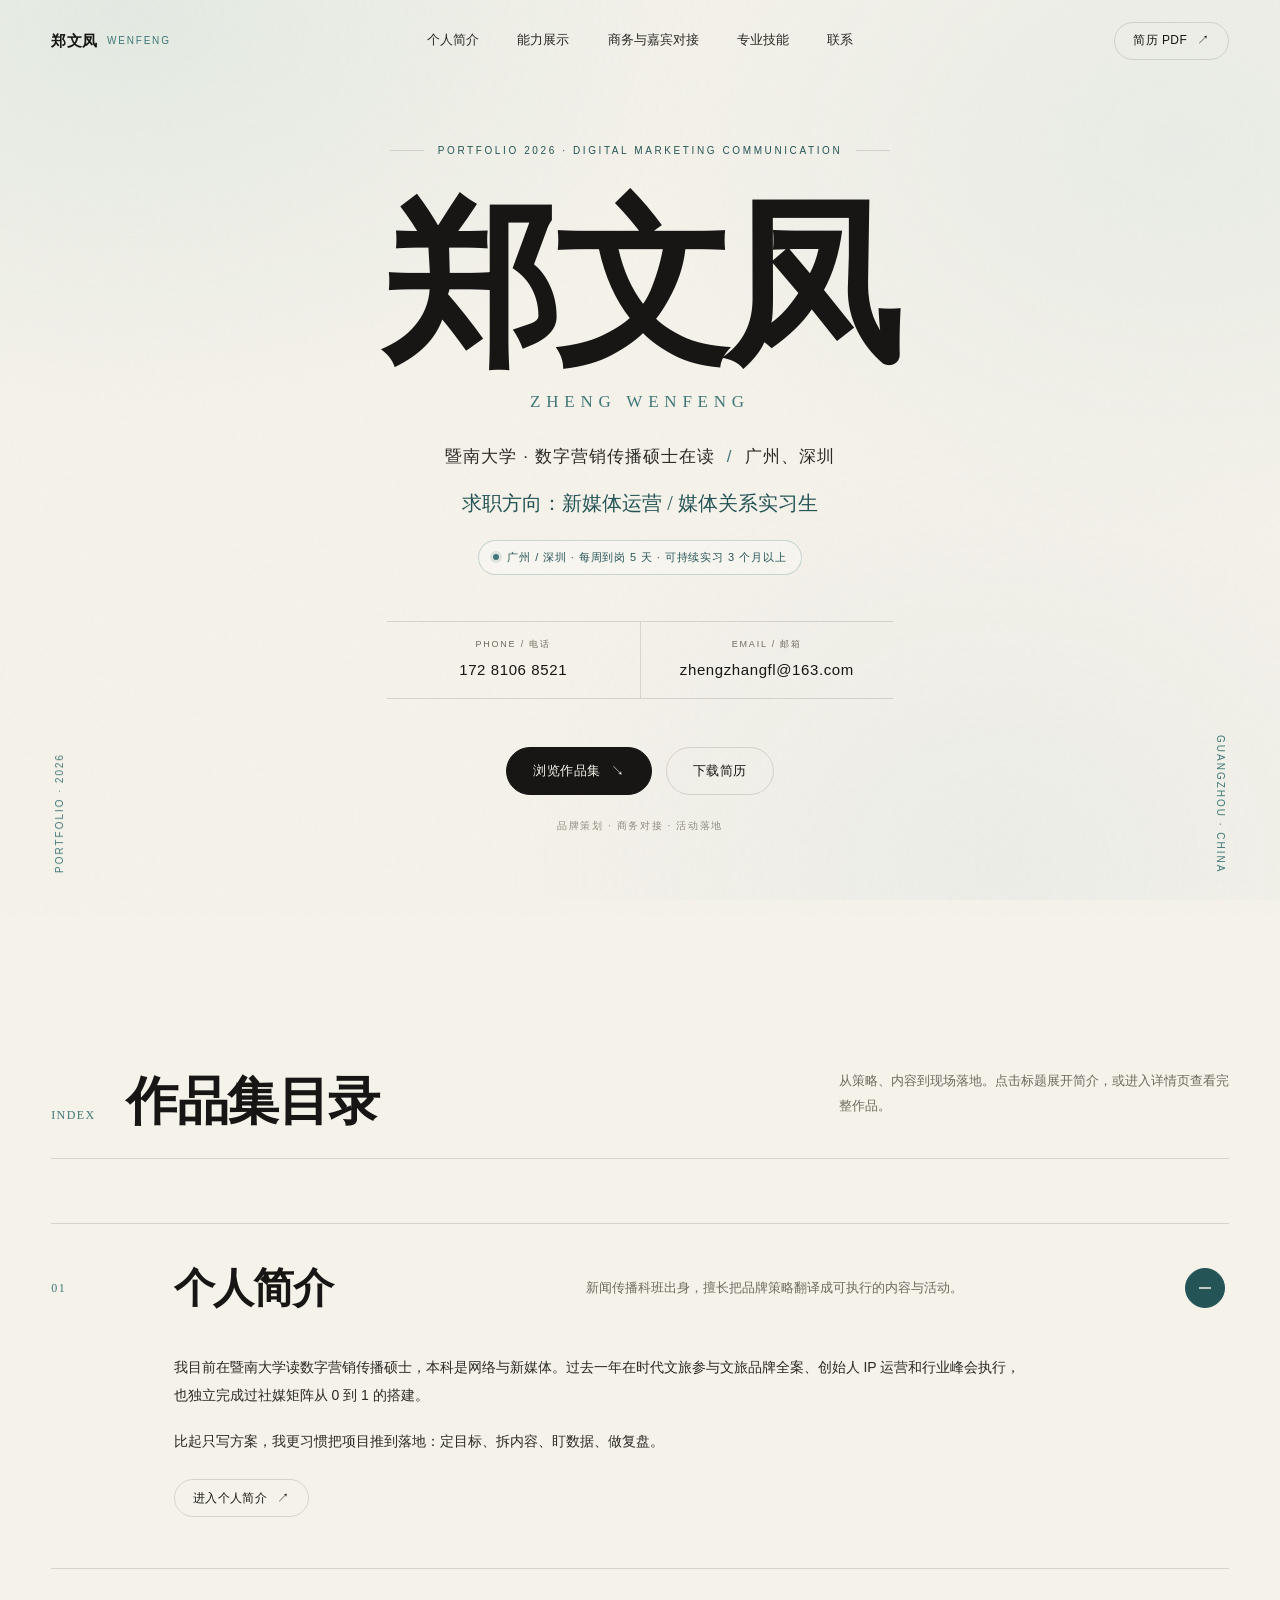
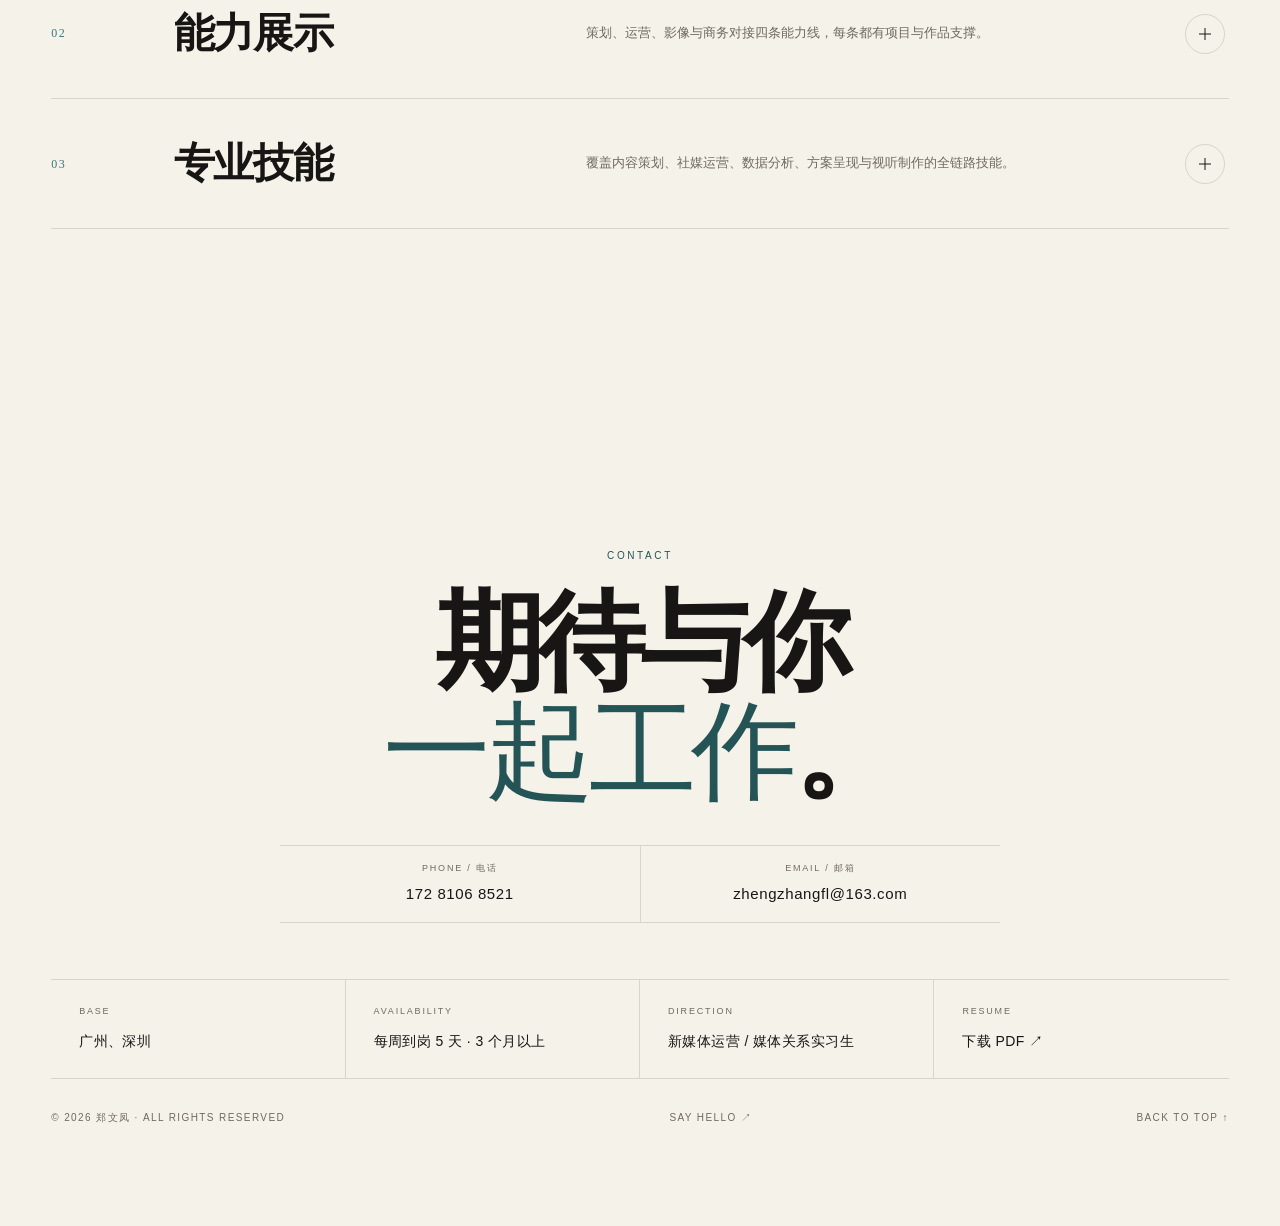
<file: index.html>
<!doctype html>
<html lang="zh-CN">
<head>
  <meta charset="utf-8">
  <meta name="viewport" content="width=device-width, initial-scale=1">
  <title>郑文凤｜新媒体运营 · 媒体关系实习生 · 作品集</title>
  <meta name="description" content="郑文凤的个人作品集。暨南大学数字营销传播硕士在读，求职方向为新媒体运营/媒体关系实习生，可到岗广州、深圳，每周可到岗 5 天。">
  <meta property="og:title" content="郑文凤｜新媒体运营 · 媒体关系实习生 · 作品集">
  <meta property="og:description" content="策划、运营、方案呈现、摄影剪辑与商务对接。从沟通到现场落地，查看我的能力与作品。">
  <link rel="icon" href="assets/img/favicon.svg" type="image/svg+xml">
  <link rel="stylesheet" href="assets/css/style.css">
</head>
<body>
  <header class="nav" id="top">
    <div class="nav__inner">
      <a class="nav__brand" href="index.html">郑文凤<span>WENFENG</span></a>
      <nav class="nav__links" aria-label="主导航">
        <a href="about.html">个人简介</a>
        <a href="#abilities">能力展示</a>
        <a href="work-summit.html#liaison">商务与嘉宾对接</a>
        <a href="skills.html">专业技能</a>
        <a href="#contact">联系</a>
      </nav>
      <a class="btn btn--ghost btn--sm nav__cta" href="assets/郑文凤-简历.pdf" target="_blank" rel="noopener">简历 PDF <span class="arrow">↗</span></a>
      <button class="nav__menu" aria-label="打开菜单" aria-expanded="false"><i></i><i></i></button>
    </div>
  </header>

  <div class="menu-panel">
    <a href="about.html">个人简介</a>
    <a href="#abilities">能力展示</a>
    <a href="work-summit.html#liaison">商务与嘉宾对接</a>
    <a href="skills.html">专业技能</a>
    <a href="#contact">联系</a>
    <small>ZHENG WENFENG · PORTFOLIO 2026</small>
  </div>

  <main>
    <section class="hero hero--compact">
      <div class="hero__grain" aria-hidden="true"></div>
      <div class="hero__inner">
        <p class="hero__eyebrow">Portfolio 2026 · Digital Marketing Communication</p>
        <h1 class="hero__name">郑文凤</h1>
        <span class="hero__name-en">Zheng Wenfeng</span>
        <p class="hero__meta">暨南大学 · 数字营销传播硕士在读<i>/</i>广州、深圳</p>
        <p class="hero__tagline">求职方向：新媒体运营 / 媒体关系实习生</p>
        <span class="hero__status"><i></i>广州 / 深圳 · 每周到岗 5 天 · 可持续实习 3 个月以上</span>

        <div class="hero__contact" aria-label="联系方式">
          <a href="tel:17281068521">
            <small>Phone / 电话</small>
            <span>172 8106 8521</span>
          </a>
          <a href="mailto:zhengzhangfl@163.com">
            <small>Email / 邮箱</small>
            <span>zhengzhangfl@163.com</span>
          </a>
        </div>

        <div class="hero__actions">
          <a class="btn" href="#contents">浏览作品集 <span class="arrow">↘</span></a>
          <a class="btn btn--ghost" href="assets/郑文凤-简历.pdf" target="_blank" rel="noopener">下载简历</a>
        </div>
        <p class="cover-note">品牌策划 · 商务对接 · 活动落地</p>
      </div>
      <span class="hero__side hero__side--left">Portfolio · 2026</span>
      <span class="hero__side hero__side--right">Guangzhou · China</span>
    </section>

    <section class="section" id="contents">
      <div class="wrap">
        <div class="section-head reveal">
          <div class="section-head__left">
            <span class="section-num">INDEX</span>
            <h2 class="section-title">作品集目录</h2>
          </div>
          <p class="section-sub">从策略、内容到现场落地。点击标题展开简介，或进入详情页查看完整作品。</p>
        </div>

        <div class="contents">
          <details class="toc-item reveal" open>
            <summary>
              <span class="toc-num">01</span>
              <h3 class="toc-title">个人简介</h3>
              <p class="toc-desc">新闻传播科班出身，擅长把品牌策略翻译成可执行的内容与活动。</p>
              <span class="toc-plus" aria-hidden="true"></span>
            </summary>
            <div class="toc-body">
              <p>我目前在暨南大学读数字营销传播硕士，本科是网络与新媒体。过去一年在时代文旅参与文旅品牌全案、创始人 IP 运营和行业峰会执行，也独立完成过社媒矩阵从 0 到 1 的搭建。</p>
              <p>比起只写方案，我更习惯把项目推到落地：定目标、拆内容、盯数据、做复盘。</p>
              <a class="btn btn--ghost btn--sm" href="about.html">进入个人简介 <span class="arrow">↗</span></a>
            </div>
          </details>

          <details class="toc-item reveal" id="abilities">
            <summary>
              <span class="toc-num">02</span>
              <h3 class="toc-title">能力展示</h3>
              <p class="toc-desc">策划、运营、影像与商务对接四条能力线，每条都有项目与作品支撑。</p>
              <span class="toc-plus" aria-hidden="true"></span>
            </summary>
            <div class="toc-body">
              <div class="ability-grid">
                <a class="ability-card" href="capability-planning.html">
                  <div>
                    <span class="ability-card__num">02.1</span>
                    <h4 class="ability-card__title">策划能力</h4>
                    <p class="ability-card__desc">从品牌定位到活动全案，能独立完成方案，并把内容做成可用于汇报的 PPT。</p>
                  </div>
                  <span class="ability-card__link">查看详情与作品 <span>→</span></span>
                </a>
                <a class="ability-card" href="capability-operations.html">
                  <div>
                    <span class="ability-card__num">02.2</span>
                    <h4 class="ability-card__title">运营能力</h4>
                    <p class="ability-card__desc">操盘创始人 IP 与社媒矩阵，用数据复盘驱动内容持续增长。</p>
                  </div>
                  <span class="ability-card__link">查看账号与数据 <span>→</span></span>
                </a>
                <a class="ability-card" href="capability-visual.html">
                  <div>
                    <span class="ability-card__num">02.3</span>
                    <h4 class="ability-card__title">摄影剪辑</h4>
                    <p class="ability-card__desc">百余场活动拍摄与后期经验，能独立完成从脚本到成片。</p>
                  </div>
                  <span class="ability-card__link">查看影像作品 <span>→</span></span>
                </a>
                <a class="ability-card ability-card--liaison" href="work-summit.html#liaison">
                  <div>
                    <span class="ability-card__num">02.4 / BUSINESS DEVELOPMENT</span>
                    <h4 class="ability-card__title">商务与嘉宾对接</h4>
                    <p class="ability-card__desc">独立接洽数十位行业专家，从邀约、行程确认、手册交付到现场催场，把沟通推进为可执行的现场。</p>
                  </div>
                  <span class="ability-card__link">查看峰会对接证据 <span>→</span></span>
                </a>
              </div>
              <p style="font-size:12px;color:var(--muted);">部分客户项目已在详情页做脱敏处理，公开范围可根据投递岗位调整。</p>
            </div>
          </details>

          <details class="toc-item reveal">
            <summary>
              <span class="toc-num">03</span>
              <h3 class="toc-title">专业技能</h3>
              <p class="toc-desc">覆盖内容策划、社媒运营、数据分析、方案呈现与视听制作的全链路技能。</p>
              <span class="toc-plus" aria-hidden="true"></span>
            </summary>
            <div class="toc-body">
              <p>策划端能写全案与脚本，并能把长内容整理成可汇报的 PPT；运营端能排期、剪辑、看数据；执行端能拍摄与现场统筹。工具上熟悉 Excel、PPT、剪映、PS、PR，并具备 Python 基础。</p>
              <a class="btn btn--ghost btn--sm" href="skills.html">查看专业技能 <span class="arrow">↗</span></a>
            </div>
          </details>
        </div>
      </div>
    </section>

    <section class="contact" id="contact">
      <div class="wrap">
        <div class="contact__inner reveal">
          <p class="eyebrow">Contact</p>
          <h2 class="contact__title">期待与你<br><em>一起工作</em>。</h2>
          <div class="hero__contact" style="margin-top:38px;">
            <a href="tel:17281068521">
              <small>Phone / 电话</small>
              <span>172 8106 8521</span>
            </a>
            <a href="mailto:zhengzhangfl@163.com">
              <small>Email / 邮箱</small>
              <span>zhengzhangfl@163.com</span>
            </a>
          </div>
        </div>

        <div class="contact__rows reveal">
          <div class="contact__row">
            <small>Base</small>
            <span>广州、深圳</span>
          </div>
          <div class="contact__row">
            <small>Availability</small>
            <span>每周到岗 5 天 · 3 个月以上</span>
          </div>
          <div class="contact__row">
            <small>Direction</small>
            <span>新媒体运营 / 媒体关系实习生</span>
          </div>
          <div class="contact__row">
            <small>Resume</small>
            <span><a href="assets/郑文凤-简历.pdf" target="_blank" rel="noopener">下载 PDF ↗</a></span>
          </div>
        </div>

        <footer class="footer">
          <span>© <span data-year>2026</span> 郑文凤 · All rights reserved</span>
          <span><a href="mailto:zhengzhangfl@163.com">Say hello ↗</a></span>
          <span><a href="#top">Back to top ↑</a></span>
        </footer>
      </div>
    </section>
  </main>

  <script src="assets/js/main.js"></script>
</body>
</html>
</file>
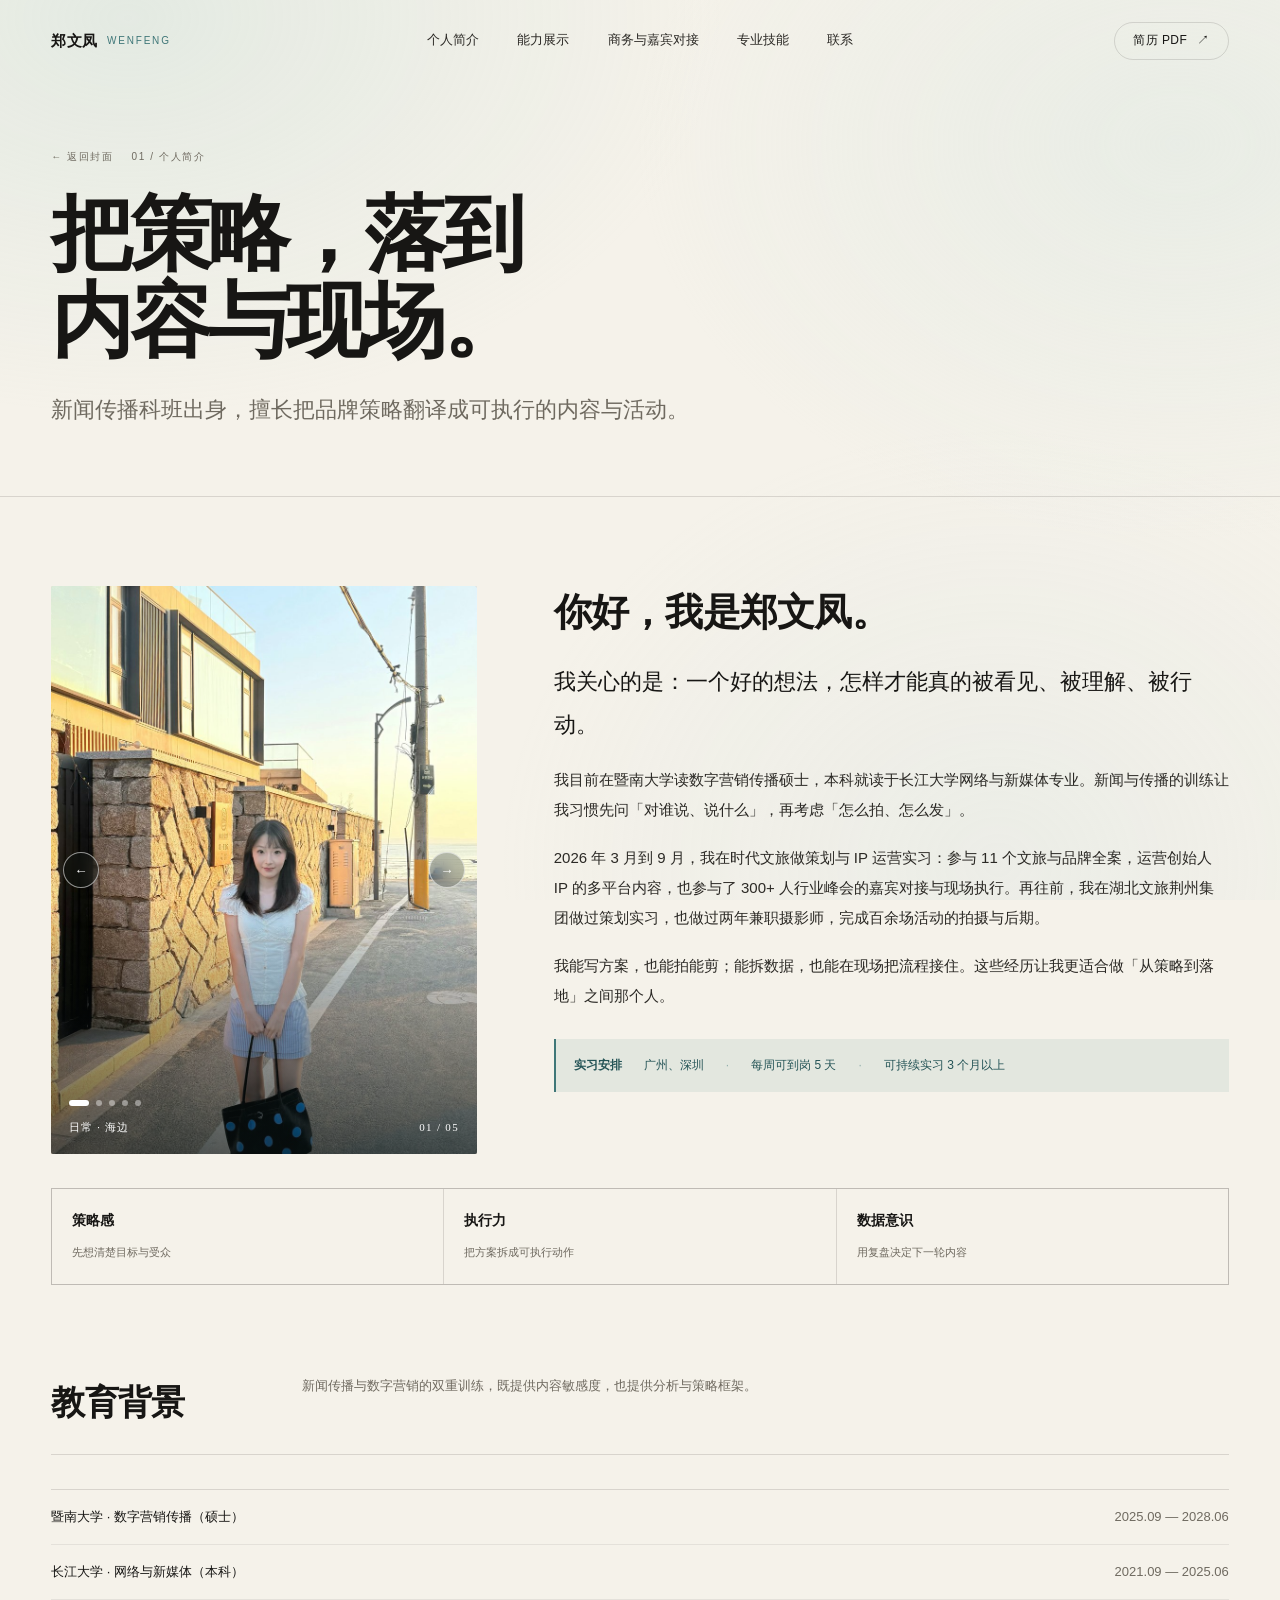
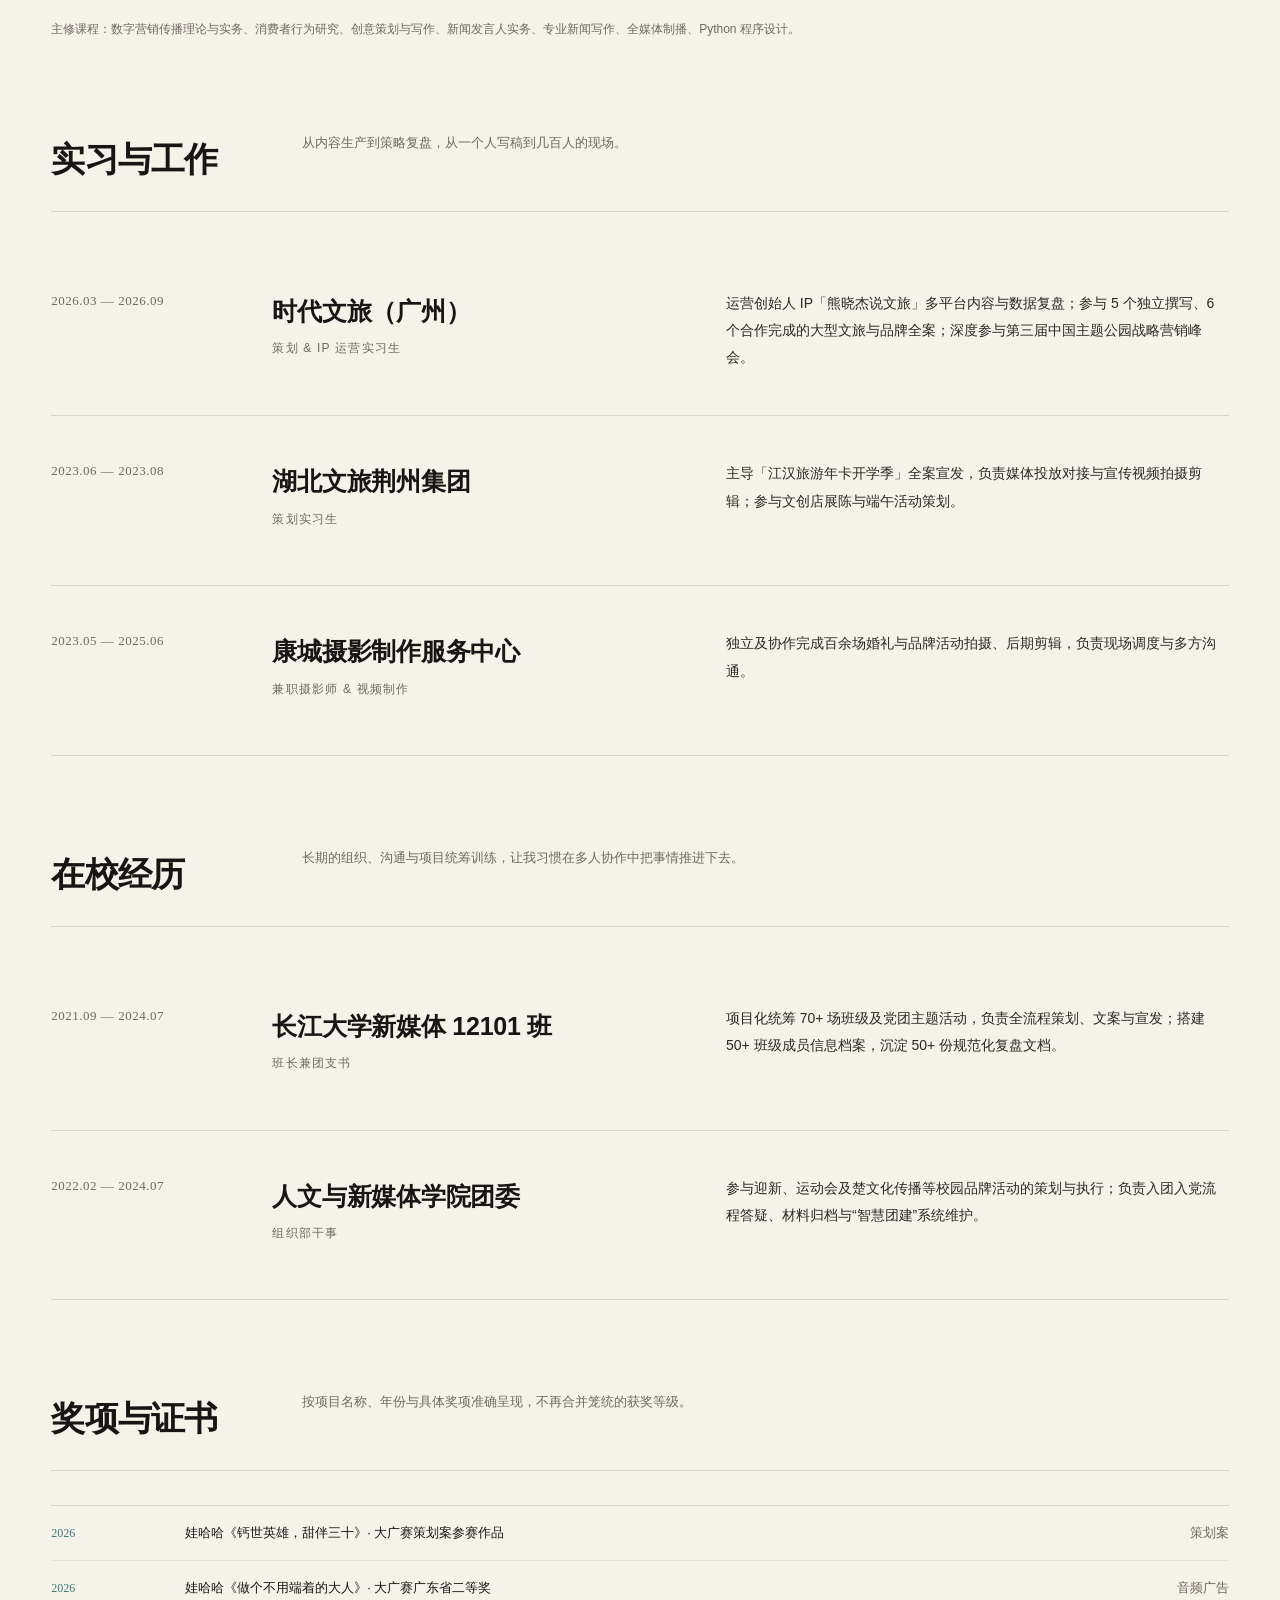
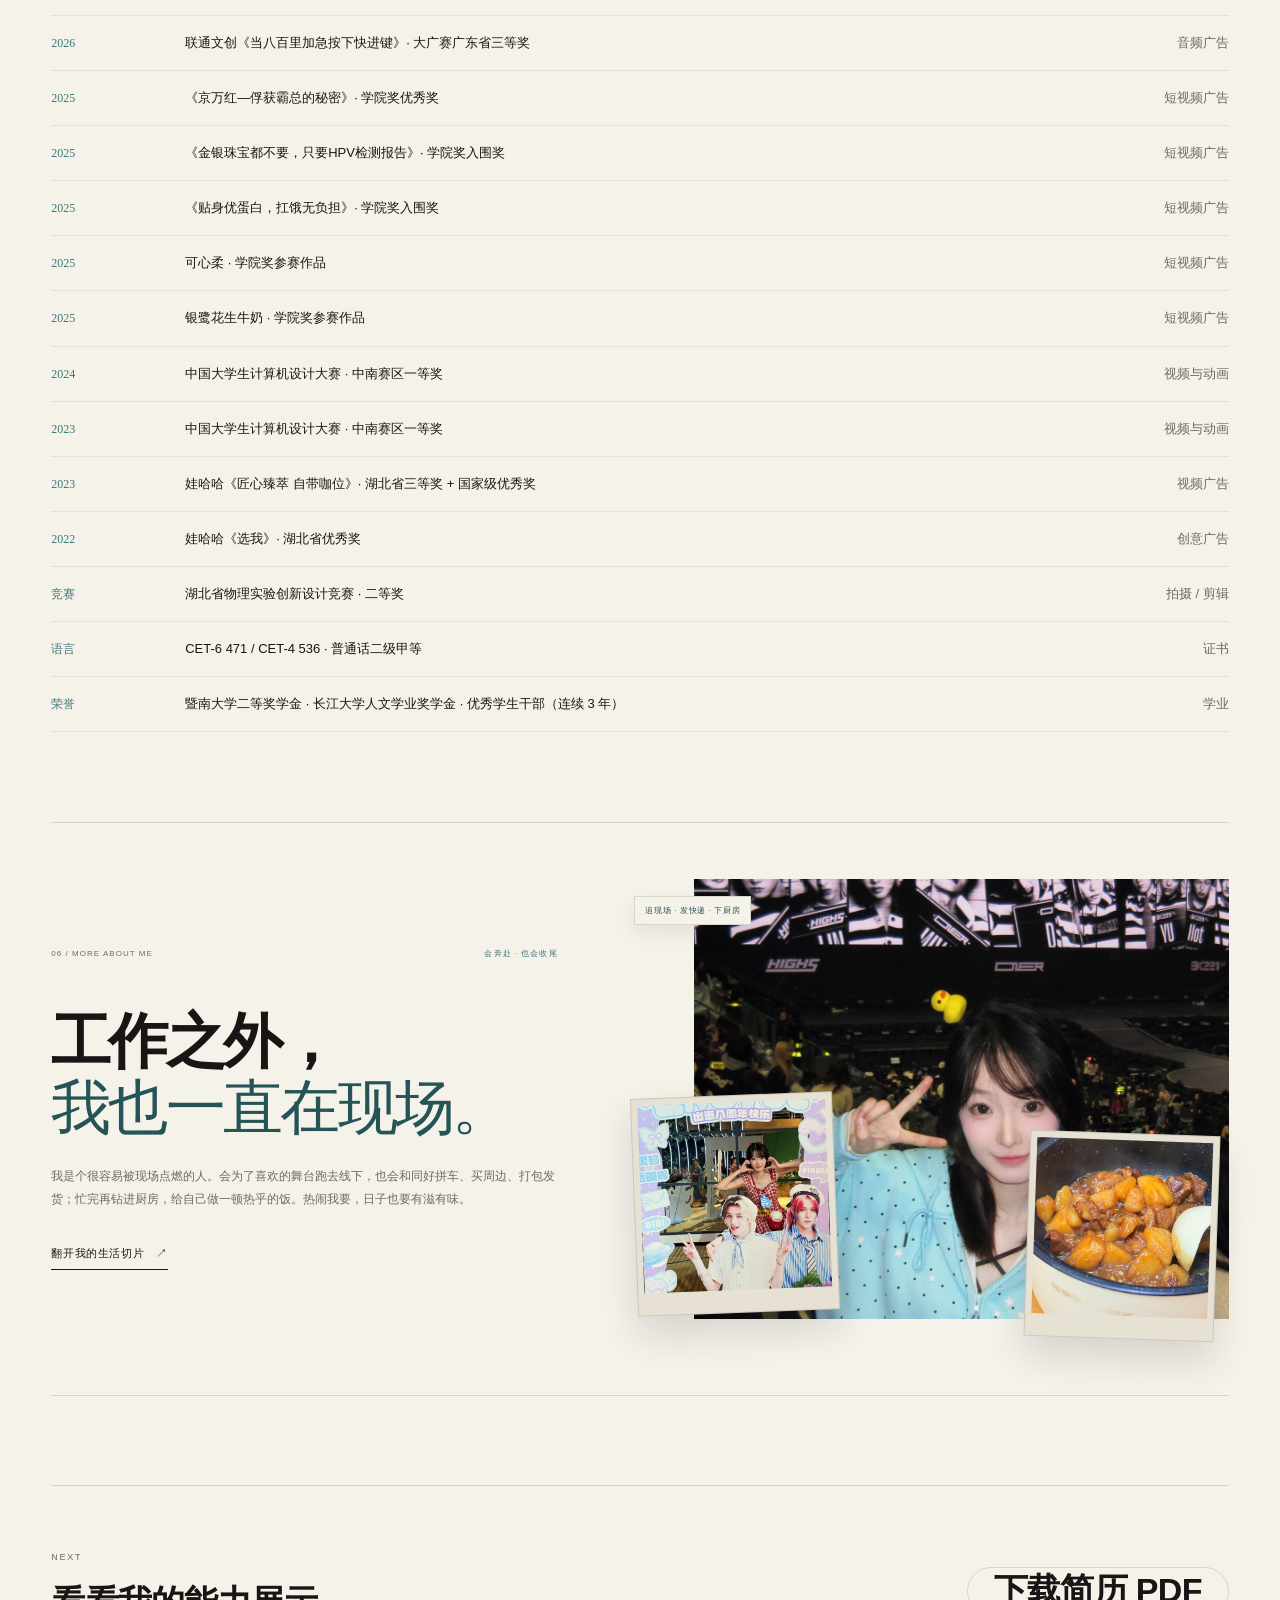
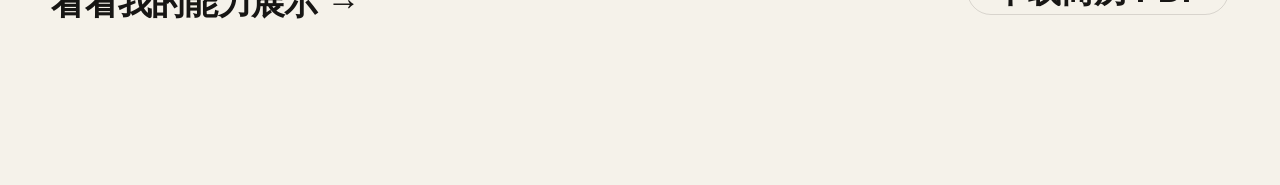
<file: about.html>
<!doctype html>
<html lang="zh-CN">
<head>
  <meta charset="utf-8">
  <meta name="viewport" content="width=device-width, initial-scale=1">
  <title>个人简介｜郑文凤作品集</title>
  <meta name="description" content="郑文凤的个人简介、教育背景、实习经历与获奖情况。">
  <link rel="icon" href="assets/img/favicon.svg" type="image/svg+xml">
  <link rel="stylesheet" href="assets/css/style.css">
</head>
<body>
  <header class="nav">
    <div class="nav__inner">
      <a class="nav__brand" href="index.html">郑文凤<span>WENFENG</span></a>
      <nav class="nav__links" aria-label="主导航">
        <a href="about.html">个人简介</a>
        <a href="index.html#abilities">能力展示</a>
        <a href="work-summit.html#liaison">商务与嘉宾对接</a>
        <a href="skills.html">专业技能</a>
        <a href="index.html#contact">联系</a>
      </nav>
      <a class="btn btn--ghost btn--sm nav__cta" href="assets/郑文凤-简历.pdf" target="_blank" rel="noopener">简历 PDF <span class="arrow">↗</span></a>
      <button class="nav__menu" aria-label="打开菜单" aria-expanded="false"><i></i><i></i></button>
    </div>
  </header>

  <div class="menu-panel">
    <a href="about.html">个人简介</a>
    <a href="index.html#abilities">能力展示</a>
    <a href="work-summit.html#liaison">商务与嘉宾对接</a>
    <a href="skills.html">专业技能</a>
    <a href="index.html#contact">联系</a>
    <small>ZHENG WENFENG · PORTFOLIO 2026</small>
  </div>

  <main>
    <section class="page-hero">
      <div class="wrap">
        <div class="page-hero__top">
          <a href="index.html">← 返回封面</a>
          <span>01 / 个人简介</span>
        </div>
        <h1>把策略，落到<br>内容与现场。</h1>
        <p class="page-hero__lead">新闻传播科班出身，擅长把品牌策略翻译成可执行的内容与活动。</p>
      </div>
    </section>

    <section class="page-body">
      <div class="wrap">
        <div class="page-section">
          <div class="profile-grid">
            <div class="profile-photo life-carousel" data-carousel="life" aria-roledescription="carousel" aria-label="郑文凤生活照" tabindex="0">
              <div class="life-carousel__track">
                <figure class="life-slide is-active" aria-hidden="false">
                  <img src="assets/img/life-01.jpg" alt="郑文凤在海边散步的生活照">
                </figure>
                <figure class="life-slide" aria-hidden="true">
                  <img src="assets/img/life-02.jpg" alt="郑文凤在户外拍摄的创意照片">
                </figure>
                <figure class="life-slide life-slide--landscape" aria-hidden="true">
                  <img src="assets/img/life-03.jpg" alt="郑文凤在主题公园峰会现场与团队合影">
                </figure>
                <figure class="life-slide" aria-hidden="true">
                  <img src="assets/img/life-04.jpg" alt="郑文凤在活动拍摄现场操作相机">
                </figure>
                <figure class="life-slide life-slide--landscape" aria-hidden="true">
                  <img src="assets/img/life-05.jpg" alt="郑文凤在展览现场参观">
                </figure>
              </div>
              <div class="life-carousel__shade" aria-hidden="true"></div>
              <button class="life-carousel__nav life-carousel__nav--prev" type="button" aria-label="上一张照片">←</button>
              <button class="life-carousel__nav life-carousel__nav--next" type="button" aria-label="下一张照片">→</button>
              <div class="life-carousel__bar">
                <span class="life-carousel__caption">日常 · 海边</span>
                <span class="life-carousel__counter" aria-live="polite">01 / 05</span>
              </div>
              <div class="life-carousel__dots" aria-label="选择照片">
                <button class="is-active" type="button" aria-label="第 1 张照片" aria-current="true"></button>
                <button type="button" aria-label="第 2 张照片"></button>
                <button type="button" aria-label="第 3 张照片"></button>
                <button type="button" aria-label="第 4 张照片"></button>
                <button type="button" aria-label="第 5 张照片"></button>
              </div>
            </div>
            <div class="profile-copy">
              <h2>你好，我是郑文凤。</h2>
              <p class="lead">我关心的是：一个好的想法，怎样才能真的被看见、被理解、被行动。</p>
              <p>我目前在暨南大学读数字营销传播硕士，本科就读于长江大学网络与新媒体专业。新闻与传播的训练让我习惯先问「对谁说、说什么」，再考虑「怎么拍、怎么发」。</p>
              <p>2026 年 3 月到 9 月，我在时代文旅做策划与 IP 运营实习：参与 11 个文旅与品牌全案，运营创始人 IP 的多平台内容，也参与了 300+ 人行业峰会的嘉宾对接与现场执行。再往前，我在湖北文旅荆州集团做过策划实习，也做过两年兼职摄影师，完成百余场活动的拍摄与后期。</p>
              <p>我能写方案，也能拍能剪；能拆数据，也能在现场把流程接住。这些经历让我更适合做「从策略到落地」之间那个人。</p>
              <div class="availability-note">
                <strong>实习安排</strong>
                <span>广州、深圳</span>
                <span>每周可到岗 5 天</span>
                <span>可持续实习 3 个月以上</span>
              </div>
            </div>
          </div>

          <div class="keyword-row">
            <div class="keyword"><strong>策略感</strong><span>先想清楚目标与受众</span></div>
            <div class="keyword"><strong>执行力</strong><span>把方案拆成可执行动作</span></div>
            <div class="keyword"><strong>数据意识</strong><span>用复盘决定下一轮内容</span></div>
          </div>
        </div>

        <div class="page-section">
          <div class="page-section__head">
            <h2>教育背景</h2>
            <p>新闻传播与数字营销的双重训练，既提供内容敏感度，也提供分析与策略框架。</p>
          </div>
          <div class="edu" style="margin-top:0;">
            <div class="edu__row"><span>暨南大学 · 数字营销传播（硕士）</span><span>2025.09 — 2028.06</span></div>
            <div class="edu__row"><span>长江大学 · 网络与新媒体（本科）</span><span>2021.09 — 2025.06</span></div>
          </div>
          <p style="margin-top:18px;font-size:12px;line-height:1.9;color:var(--muted);">主修课程：数字营销传播理论与实务、消费者行为研究、创意策划与写作、新闻发言人实务、专业新闻写作、全媒体制播、Python 程序设计。</p>
        </div>

        <div class="page-section">
          <div class="page-section__head">
            <h2>实习与工作</h2>
            <p>从内容生产到策略复盘，从一个人写稿到几百人的现场。</p>
          </div>
          <div class="exp-list" style="border-top:0;">
            <article class="exp">
              <div class="exp__time">2026.03 — 2026.09</div>
              <div>
                <h3 class="exp__org">时代文旅（广州）</h3>
                <p class="exp__role">策划 &amp; IP 运营实习生</p>
              </div>
              <p class="exp__desc">运营创始人 IP「熊晓杰说文旅」多平台内容与数据复盘；参与 5 个独立撰写、6 个合作完成的大型文旅与品牌全案；深度参与第三届中国主题公园战略营销峰会。</p>
            </article>
            <article class="exp">
              <div class="exp__time">2023.06 — 2023.08</div>
              <div>
                <h3 class="exp__org">湖北文旅荆州集团</h3>
                <p class="exp__role">策划实习生</p>
              </div>
              <p class="exp__desc">主导「江汉旅游年卡开学季」全案宣发，负责媒体投放对接与宣传视频拍摄剪辑；参与文创店展陈与端午活动策划。</p>
            </article>
            <article class="exp">
              <div class="exp__time">2023.05 — 2025.06</div>
              <div>
                <h3 class="exp__org">康城摄影制作服务中心</h3>
                <p class="exp__role">兼职摄影师 &amp; 视频制作</p>
              </div>
              <p class="exp__desc">独立及协作完成百余场婚礼与品牌活动拍摄、后期剪辑，负责现场调度与多方沟通。</p>
            </article>
          </div>
        </div>

        <div class="page-section">
          <div class="page-section__head">
            <h2>在校经历</h2>
            <p>长期的组织、沟通与项目统筹训练，让我习惯在多人协作中把事情推进下去。</p>
          </div>
          <div class="exp-list" style="border-top:0;">
            <article class="exp">
              <div class="exp__time">2021.09 — 2024.07</div>
              <div>
                <h3 class="exp__org">长江大学新媒体 12101 班</h3>
                <p class="exp__role">班长兼团支书</p>
              </div>
              <p class="exp__desc">项目化统筹 70+ 场班级及党团主题活动，负责全流程策划、文案与宣发；搭建 50+ 班级成员信息档案，沉淀 50+ 份规范化复盘文档。</p>
            </article>
            <article class="exp">
              <div class="exp__time">2022.02 — 2024.07</div>
              <div>
                <h3 class="exp__org">人文与新媒体学院团委</h3>
                <p class="exp__role">组织部干事</p>
              </div>
              <p class="exp__desc">参与迎新、运动会及楚文化传播等校园品牌活动的策划与执行；负责入团入党流程答疑、材料归档与“智慧团建”系统维护。</p>
            </article>
          </div>
        </div>

        <div class="page-section">
          <div class="page-section__head">
            <h2>奖项与证书</h2>
            <p>按项目名称、年份与具体奖项准确呈现，不再合并笼统的获奖等级。</p>
          </div>
          <div class="award-list">
            <div class="award"><span>2026</span><span>娃哈哈《钙世英雄，甜伴三十》· 大广赛策划案参赛作品</span><span>策划案</span></div>
            <div class="award"><span>2026</span><span>娃哈哈《做个不用端着的大人》· 大广赛广东省二等奖</span><span>音频广告</span></div>
            <div class="award"><span>2026</span><span>联通文创《当八百里加急按下快进键》· 大广赛广东省三等奖</span><span>音频广告</span></div>
            <div class="award"><span>2025</span><span>《京万红—俘获霸总的秘密》· 学院奖优秀奖</span><span>短视频广告</span></div>
            <div class="award"><span>2025</span><span>《金银珠宝都不要，只要HPV检测报告》· 学院奖入围奖</span><span>短视频广告</span></div>
            <div class="award"><span>2025</span><span>《贴身优蛋白，扛饿无负担》· 学院奖入围奖</span><span>短视频广告</span></div>
            <div class="award"><span>2025</span><span>可心柔 · 学院奖参赛作品</span><span>短视频广告</span></div>
            <div class="award"><span>2025</span><span>银鹭花生牛奶 · 学院奖参赛作品</span><span>短视频广告</span></div>
            <div class="award"><span>2024</span><span>中国大学生计算机设计大赛 · 中南赛区一等奖</span><span>视频与动画</span></div>
            <div class="award"><span>2023</span><span>中国大学生计算机设计大赛 · 中南赛区一等奖</span><span>视频与动画</span></div>
            <div class="award"><span>2023</span><span>娃哈哈《匠心臻萃 自带咖位》· 湖北省三等奖 + 国家级优秀奖</span><span>视频广告</span></div>
            <div class="award"><span>2022</span><span>娃哈哈《选我》· 湖北省优秀奖</span><span>创意广告</span></div>
            <div class="award"><span>竞赛</span><span>湖北省物理实验创新设计竞赛 · 二等奖</span><span>拍摄 / 剪辑</span></div>
            <div class="award"><span>语言</span><span>CET-6 471 / CET-4 536 · 普通话二级甲等</span><span>证书</span></div>
            <div class="award"><span>荣誉</span><span>暨南大学二等奖学金 · 长江大学人文学业奖学金 · 优秀学生干部（连续 3 年）</span><span>学业</span></div>
          </div>
        </div>

        <a class="life-entry reveal" id="everyday-me" href="life.html" aria-label="查看工作之外的生活切片">
          <div class="life-entry__copy">
            <div class="life-entry__eyebrow">
              <span>06 / MORE ABOUT ME</span>
              <span>会奔赴 · 也会收尾</span>
            </div>
            <h2>工作之外，<br><em>我也一直在现场。</em></h2>
            <p>我是个很容易被现场点燃的人。会为了喜欢的舞台跑去线下，也会和同好拼车、买周边、打包发货；忙完再钻进厨房，给自己做一顿热乎的饭。热闹我要，日子也要有滋有味。</p>
            <span class="life-entry__link">翻开我的生活切片 <i>↗</i></span>
          </div>
          <div class="life-entry__visuals" aria-hidden="true">
            <figure class="life-entry__main-photo">
              <img src="assets/img/life-story/offsite.jpg" alt="" loading="lazy" decoding="async">
            </figure>
            <span class="life-entry__stamp">追现场 · 发快递 · 下厨房</span>
            <figure class="life-entry__polaroid life-entry__polaroid--fan">
              <img src="assets/img/life-story/fandom.jpg" alt="" loading="lazy" decoding="async">
            </figure>
            <figure class="life-entry__polaroid life-entry__polaroid--food">
              <img src="assets/img/life-story/cooking.jpg" alt="" loading="lazy" decoding="async">
            </figure>
          </div>
        </a>

        <div class="page-next">
          <div>
            <small>Next</small>
            <a href="capability-planning.html">看看我的能力展示 →</a>
          </div>
          <a class="btn btn--ghost" href="assets/郑文凤-简历.pdf" target="_blank" rel="noopener">下载简历 PDF</a>
        </div>
      </div>
    </section>
  </main>

  <script src="assets/js/main.js"></script>
</body>
</html>
</file>
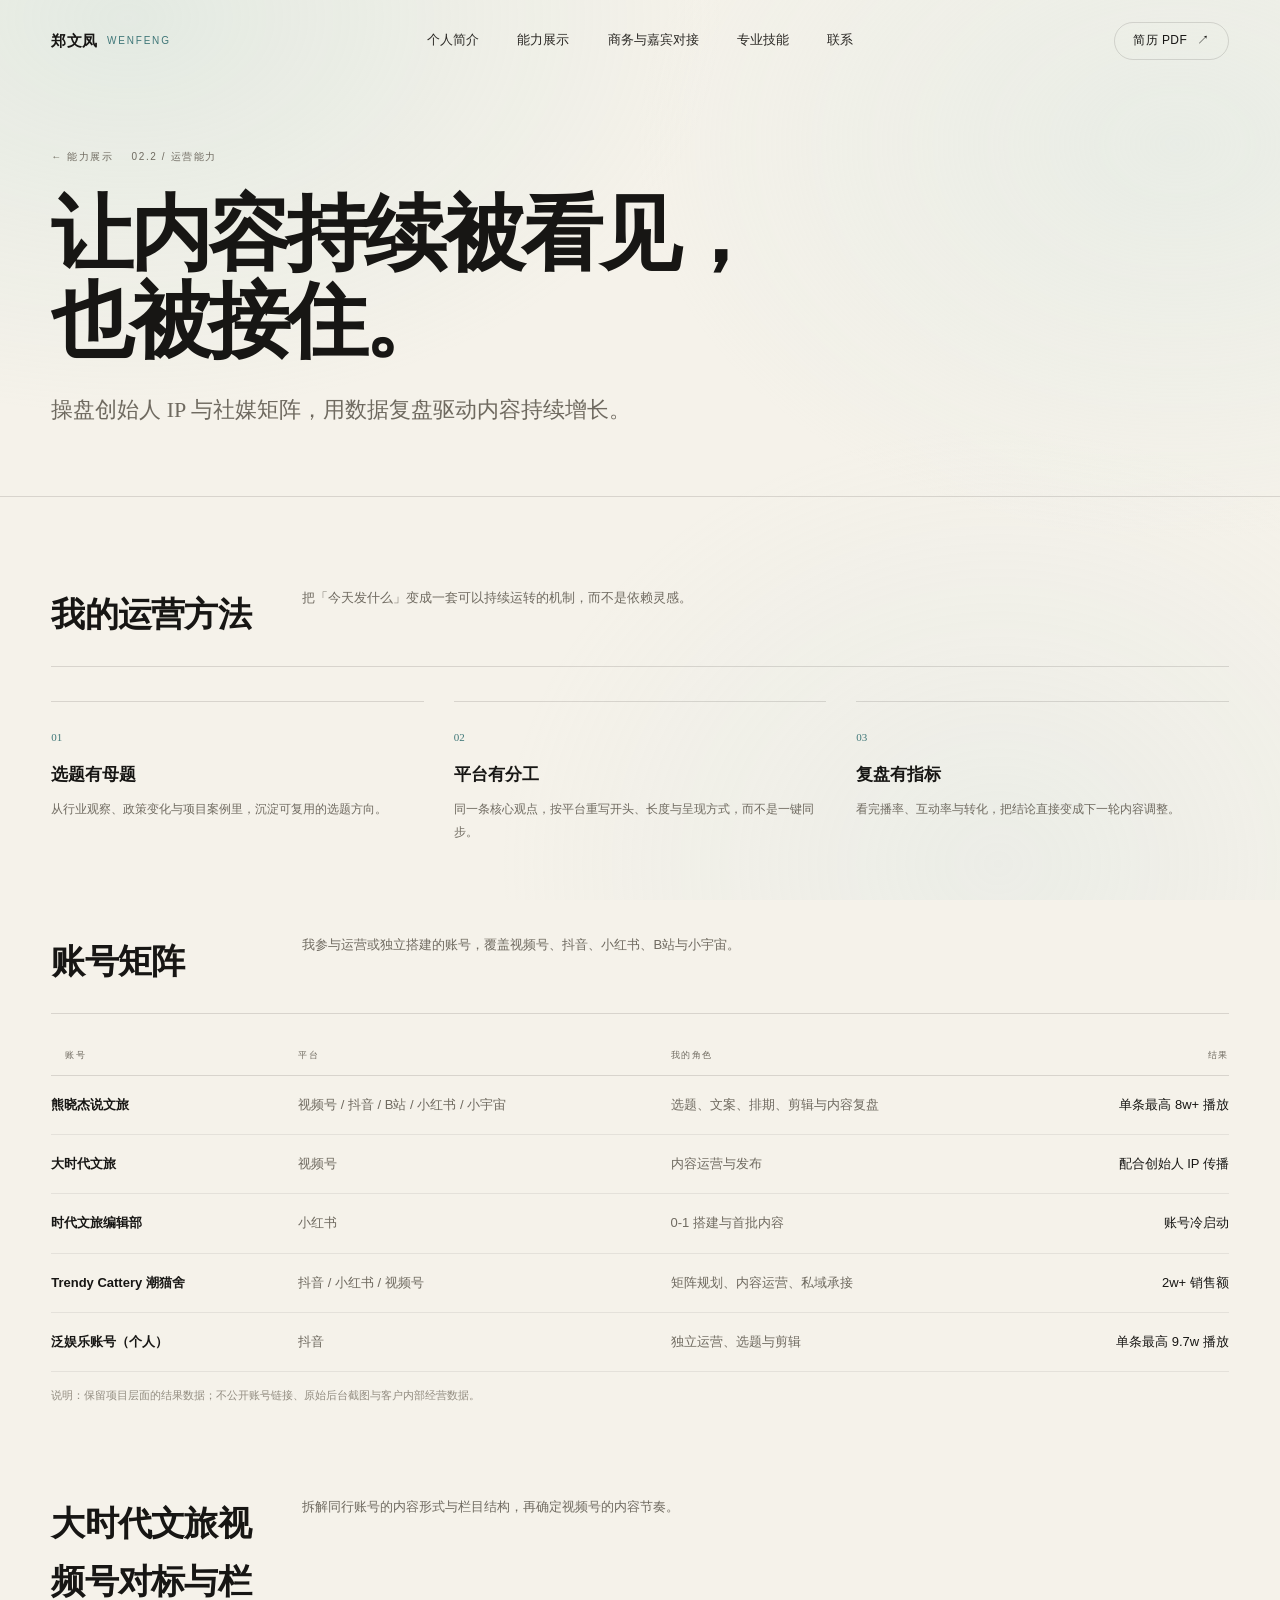
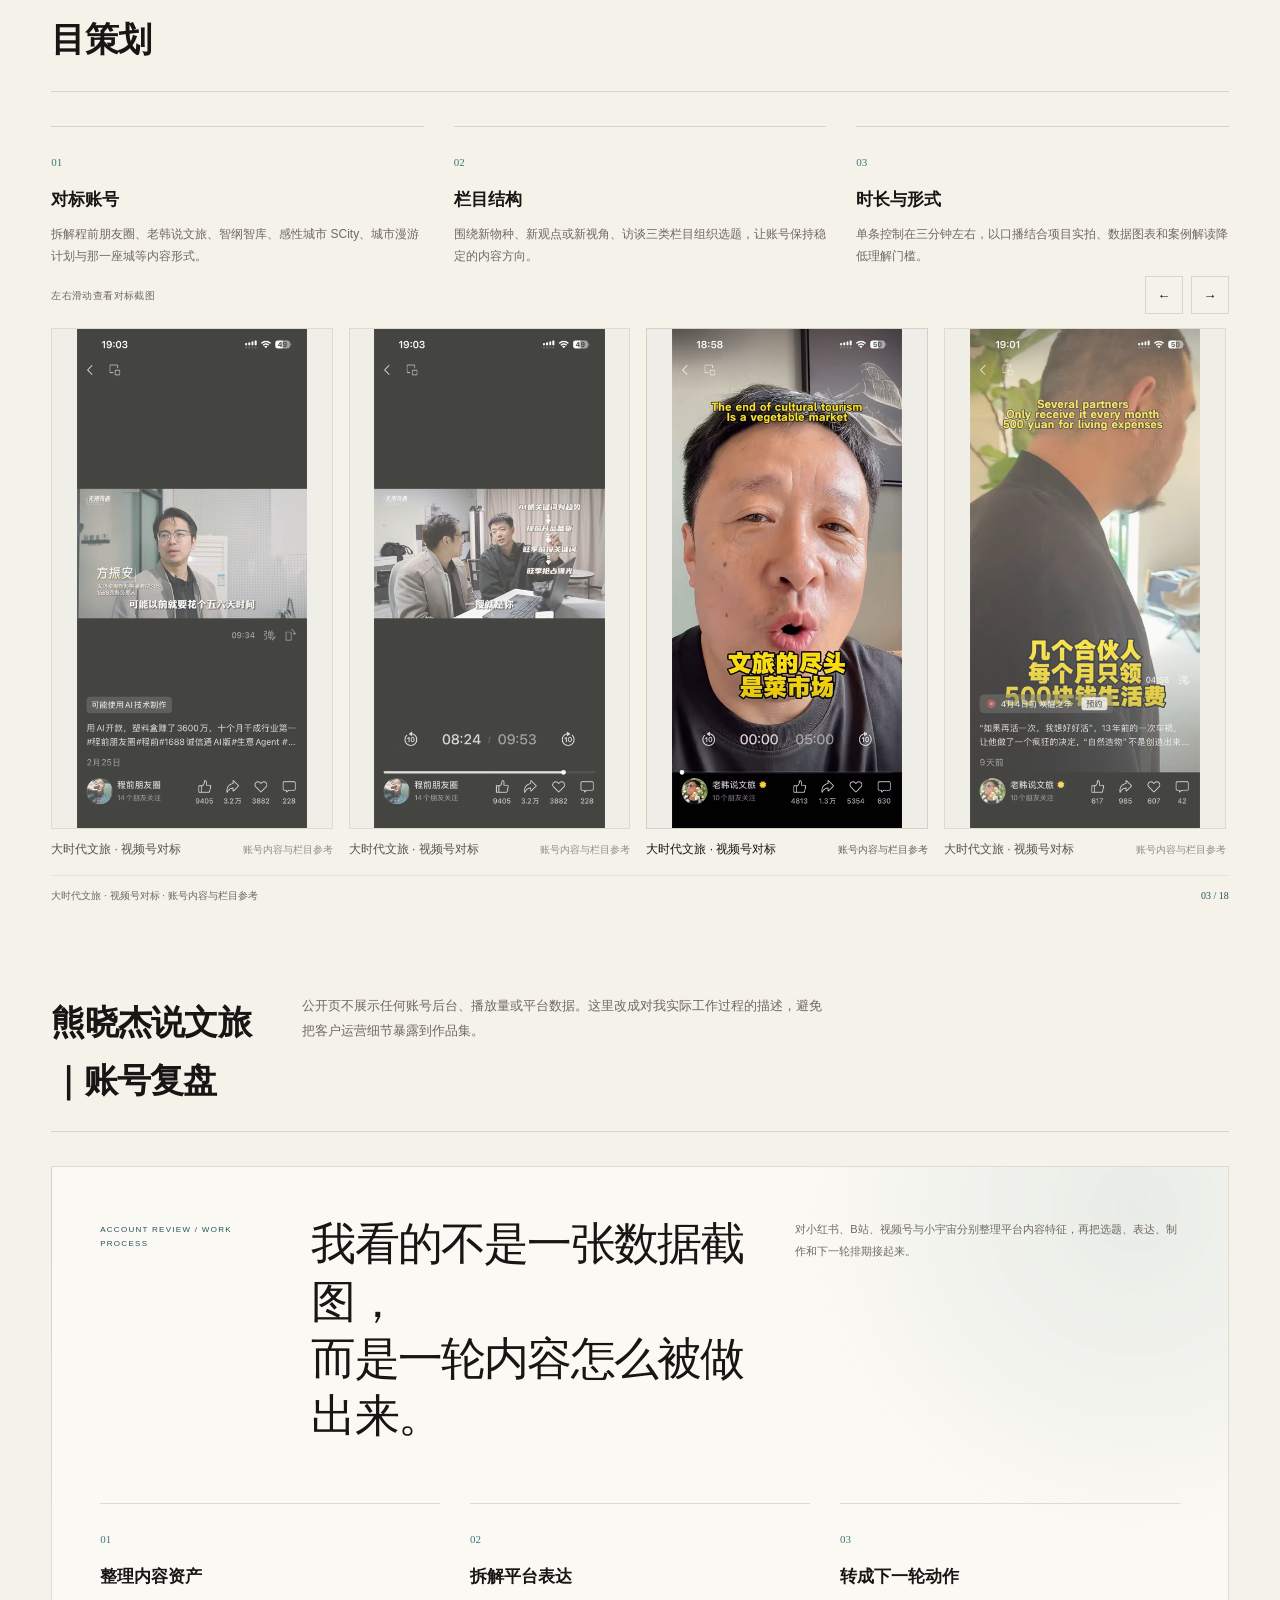
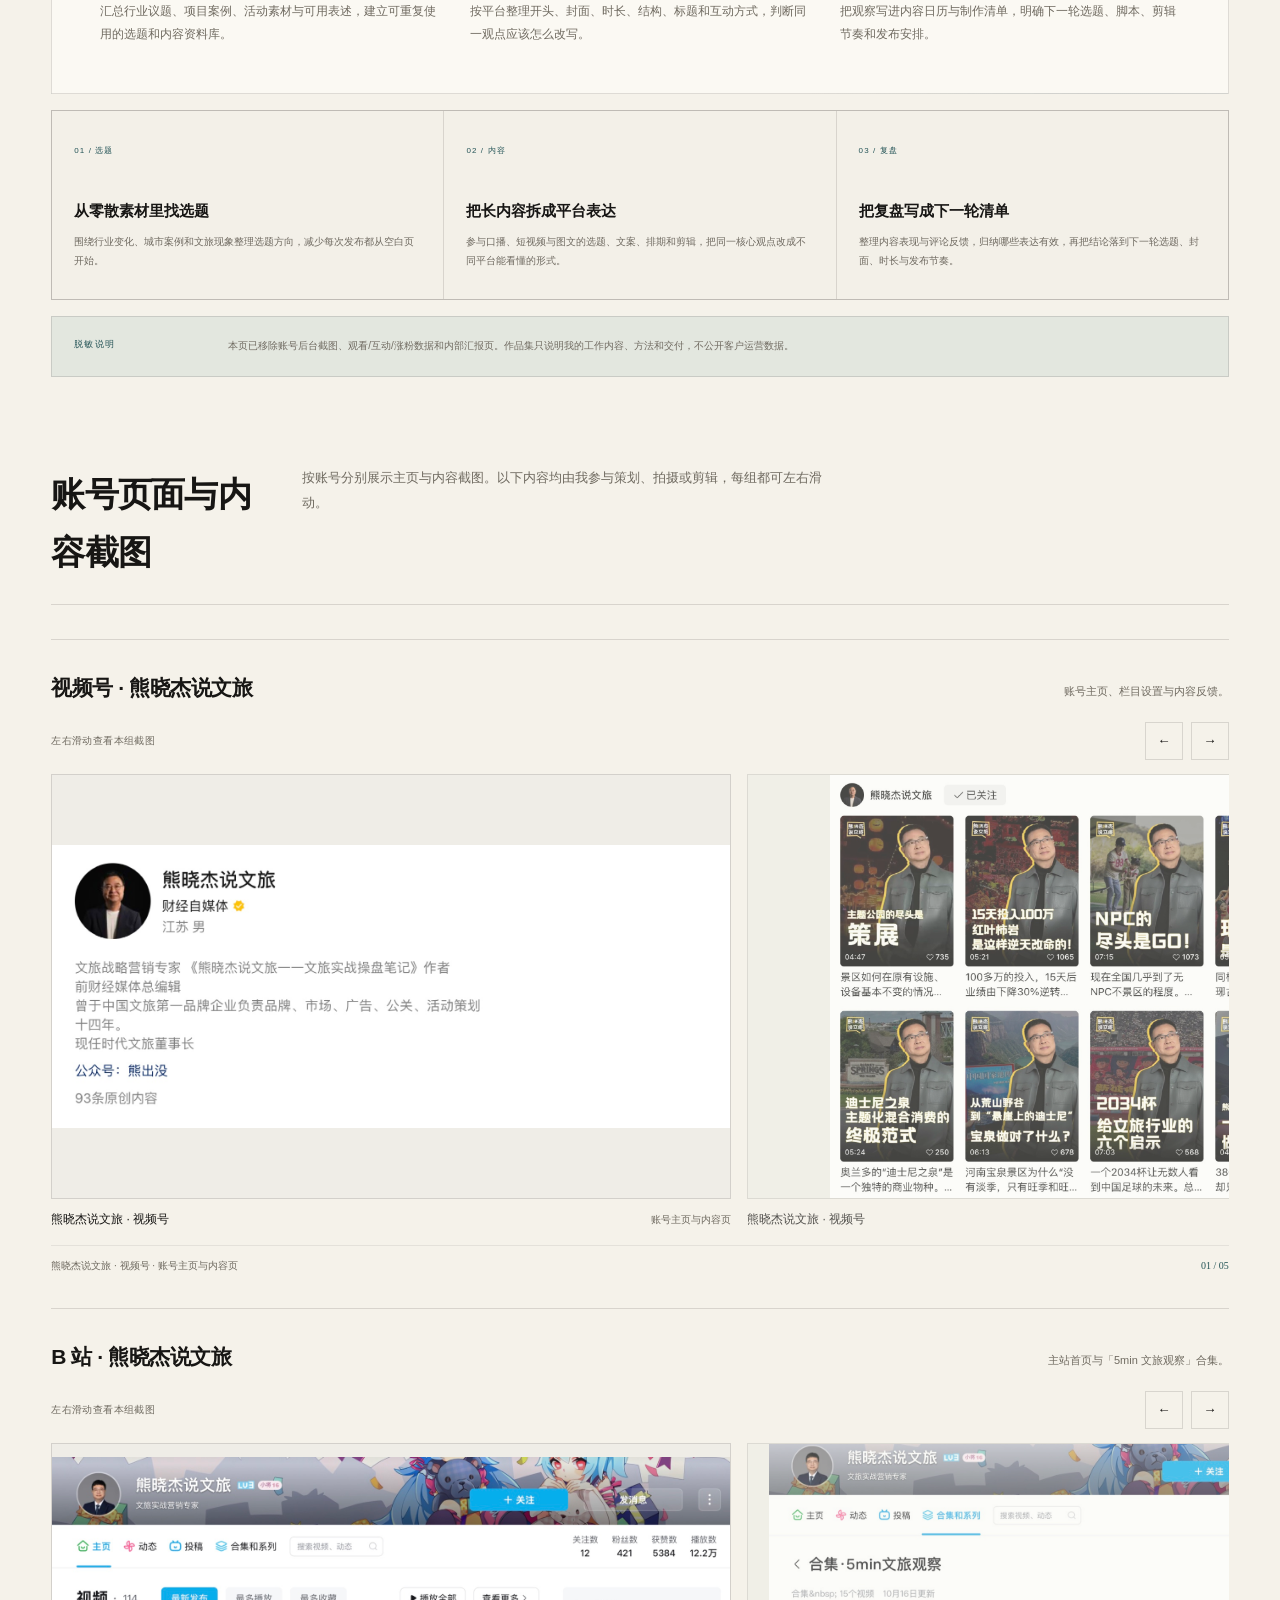
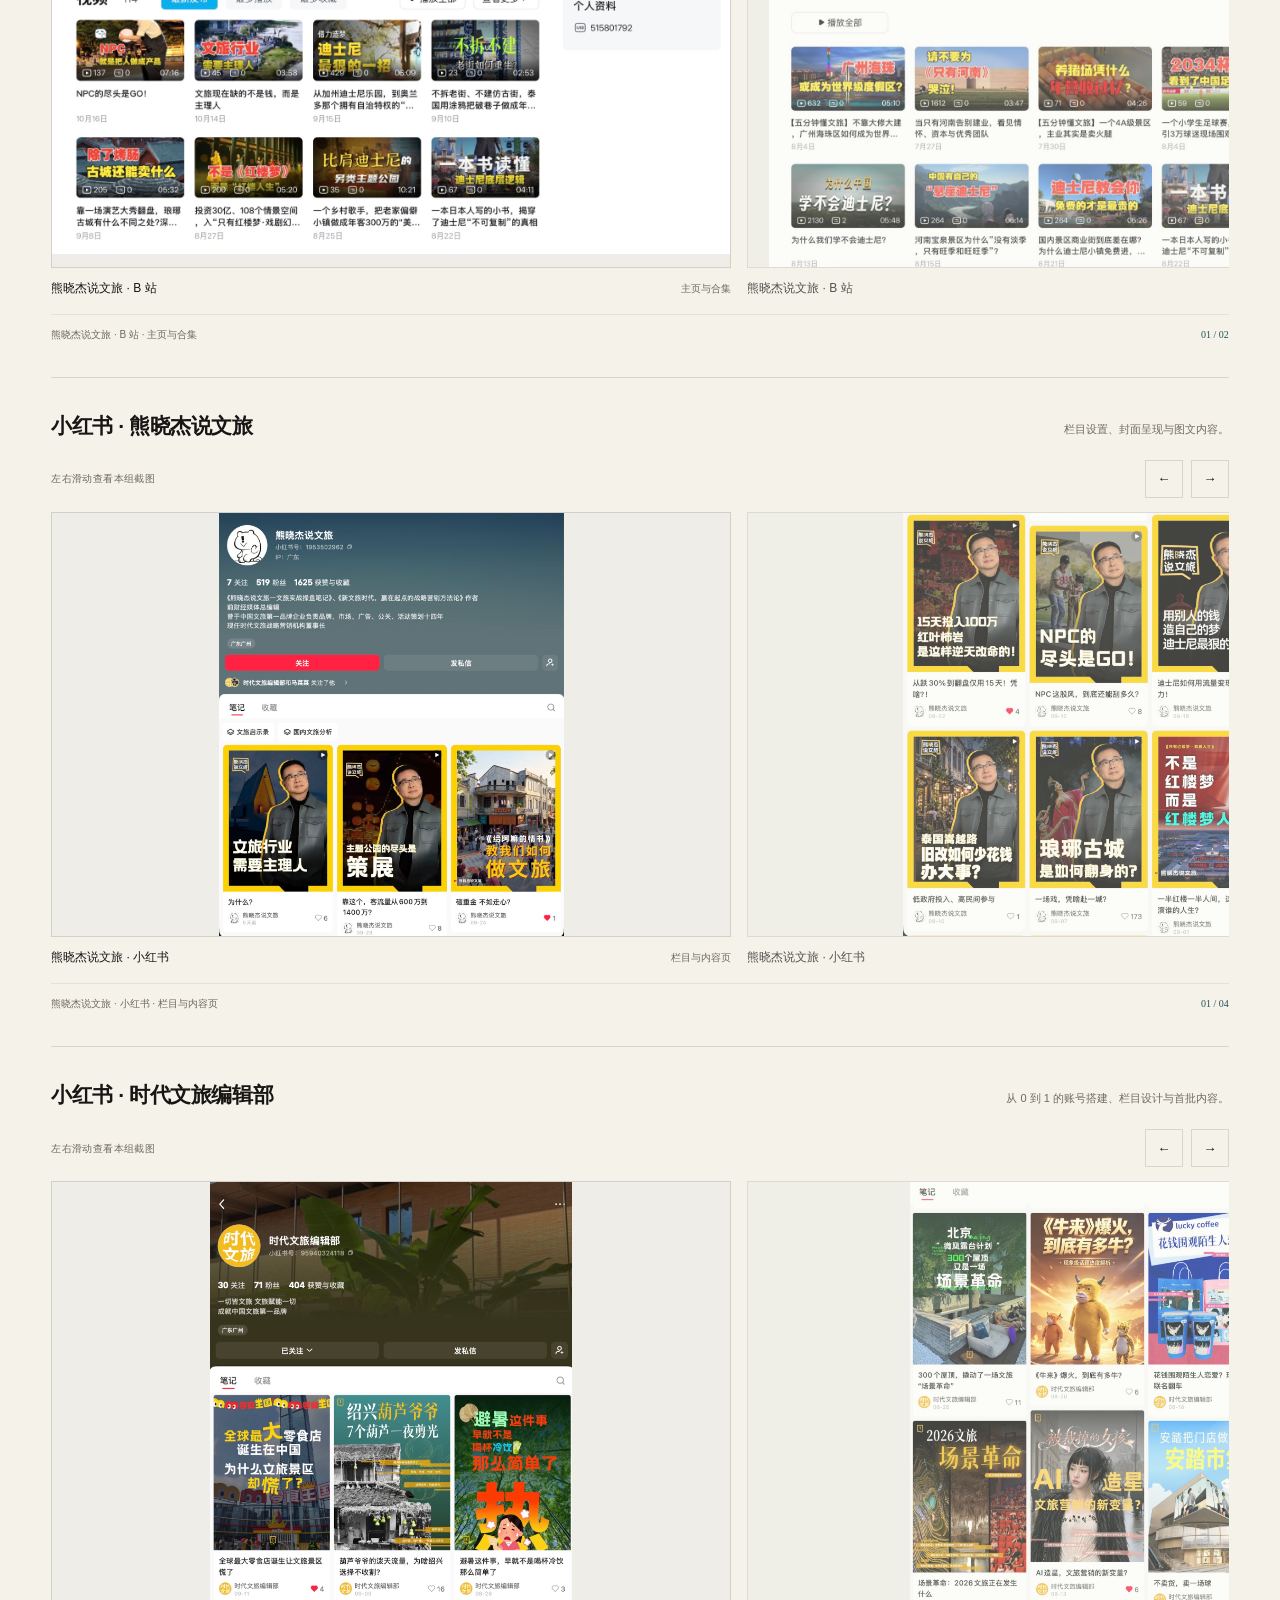
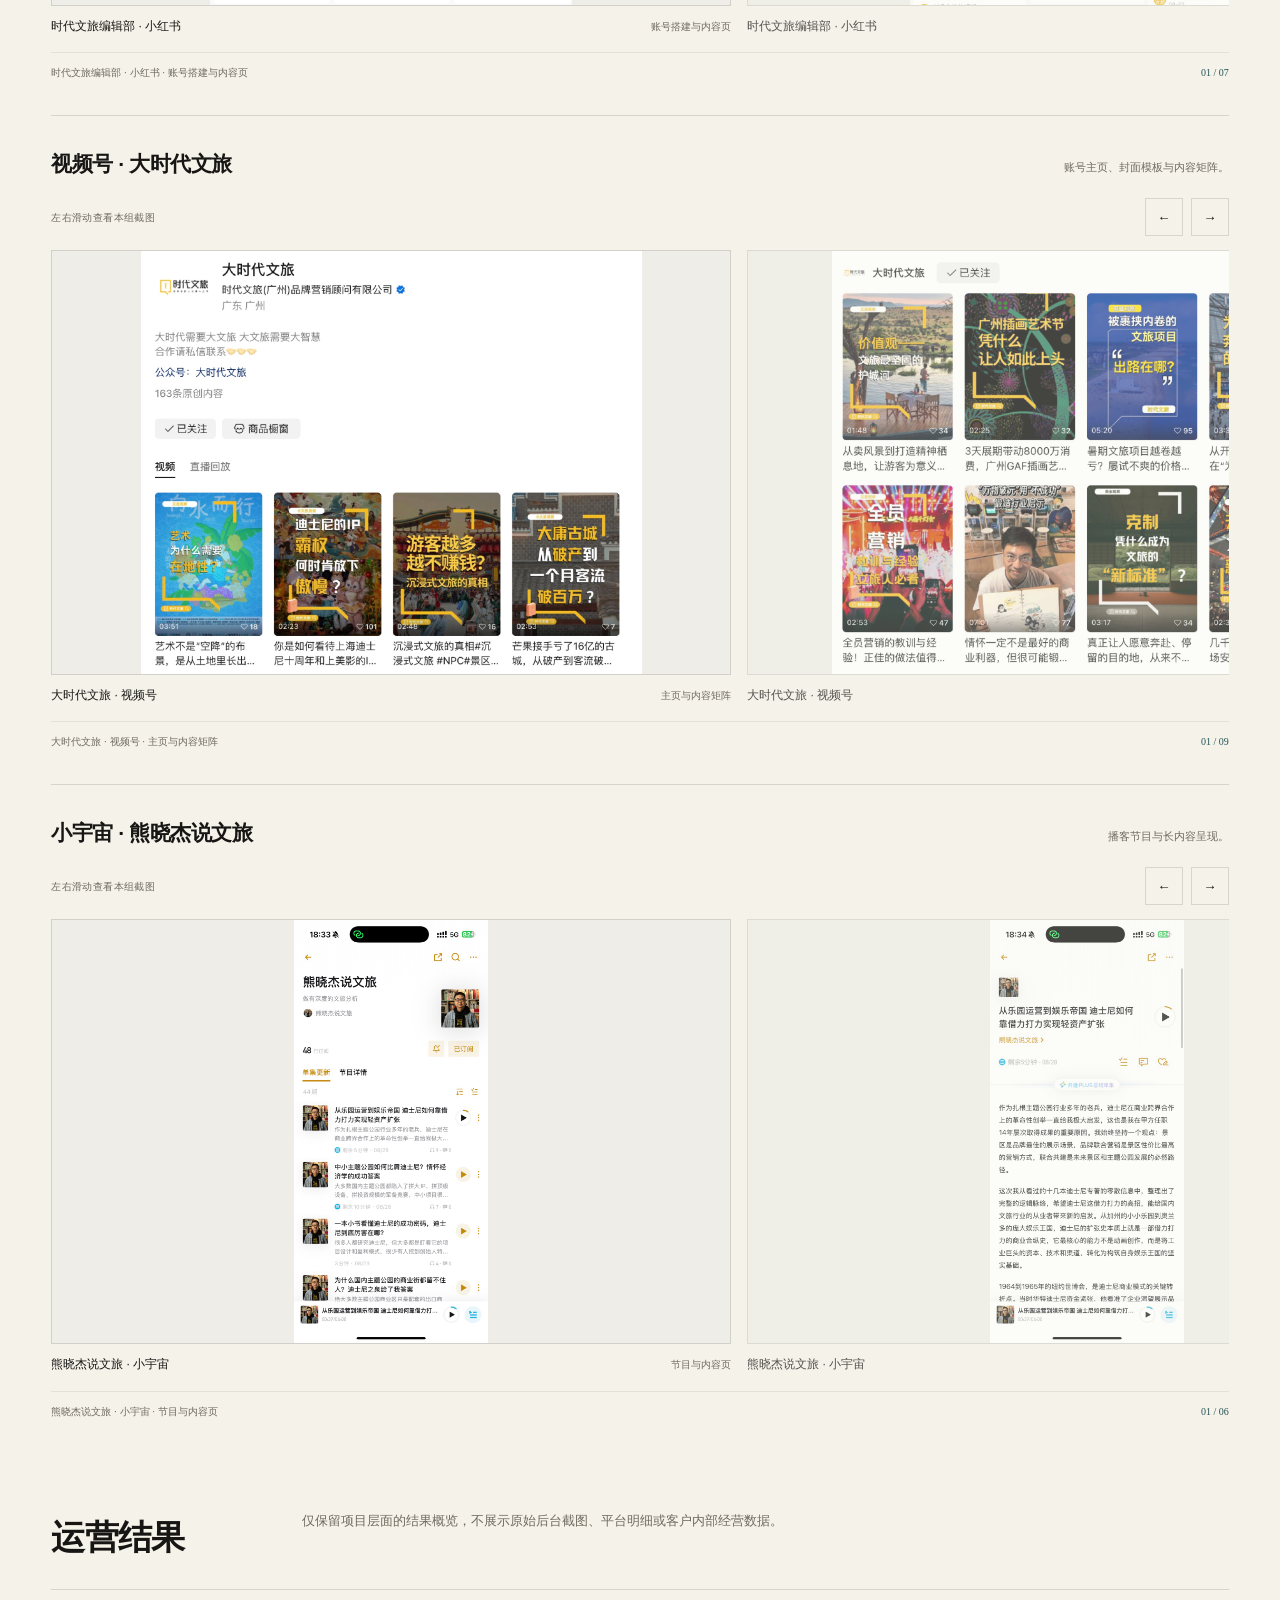
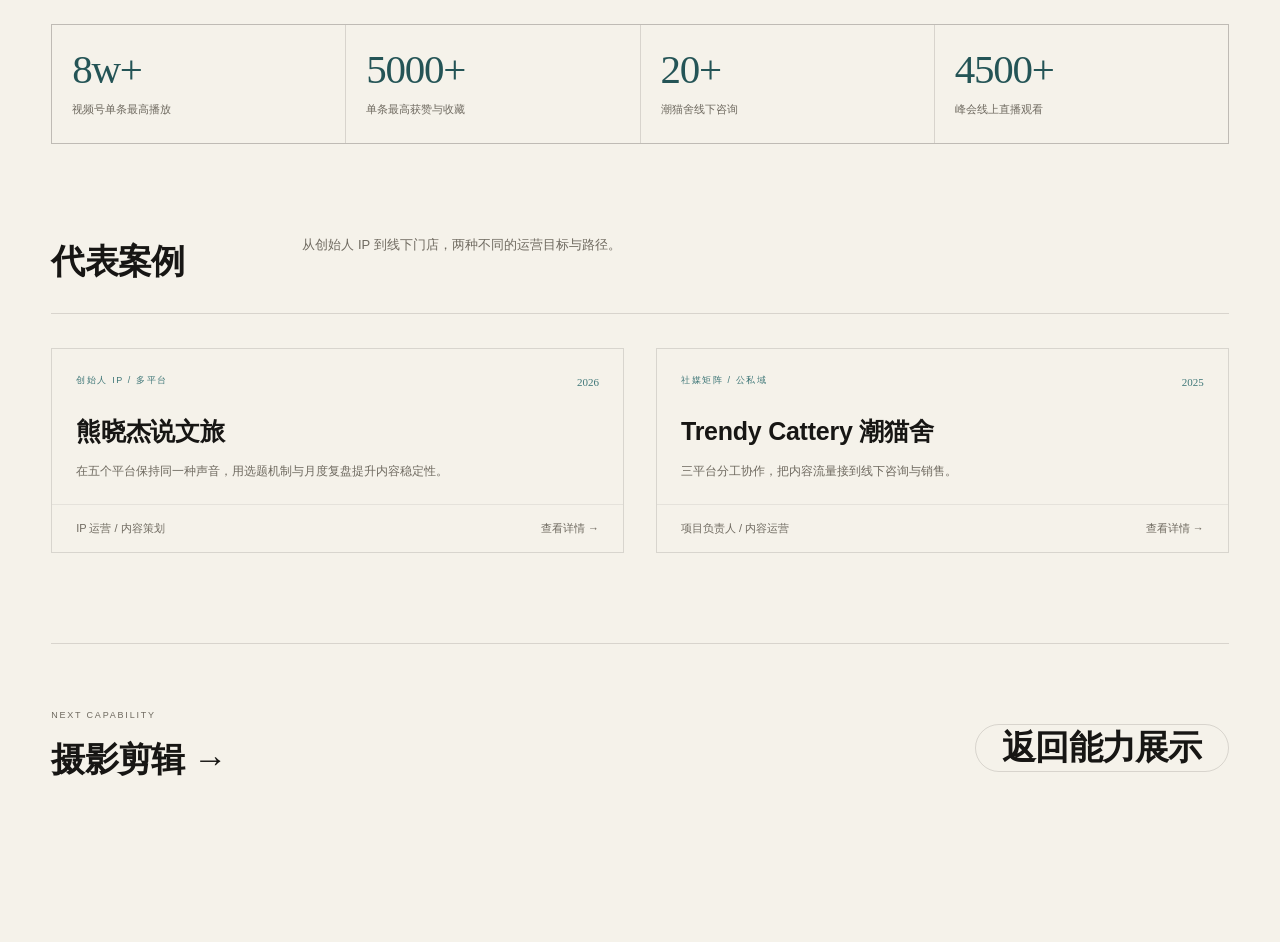
<file: capability-operations.html>
<!doctype html>
<html lang="zh-CN">
<head>
  <meta charset="utf-8">
  <meta name="viewport" content="width=device-width, initial-scale=1">
  <title>运营能力｜郑文凤作品集</title>
  <meta name="description" content="郑文凤的运营能力：创始人 IP、社媒矩阵、内容排期与数据复盘。">
  <link rel="icon" href="assets/img/favicon.svg" type="image/svg+xml">
  <link rel="stylesheet" href="assets/css/style.css">
</head>
<body>
  <header class="nav">
    <div class="nav__inner">
      <a class="nav__brand" href="index.html">郑文凤<span>WENFENG</span></a>
      <nav class="nav__links" aria-label="主导航">
        <a href="about.html">个人简介</a>
        <a href="index.html#abilities">能力展示</a>
        <a href="work-summit.html#liaison">商务与嘉宾对接</a>
        <a href="skills.html">专业技能</a>
        <a href="index.html#contact">联系</a>
      </nav>
      <a class="btn btn--ghost btn--sm nav__cta" href="assets/郑文凤-简历.pdf" target="_blank" rel="noopener">简历 PDF <span class="arrow">↗</span></a>
      <button class="nav__menu" aria-label="打开菜单" aria-expanded="false"><i></i><i></i></button>
    </div>
  </header>

  <div class="menu-panel">
    <a href="about.html">个人简介</a>
    <a href="index.html#abilities">能力展示</a>
    <a href="work-summit.html#liaison">商务与嘉宾对接</a>
    <a href="skills.html">专业技能</a>
    <a href="index.html#contact">联系</a>
    <small>ZHENG WENFENG · PORTFOLIO 2026</small>
  </div>

  <main>
    <section class="page-hero">
      <div class="wrap">
        <div class="page-hero__top">
          <a href="index.html#abilities">← 能力展示</a>
          <span>02.2 / 运营能力</span>
        </div>
        <h1>让内容持续被看见，<br>也被接住。</h1>
        <p class="page-hero__lead">操盘创始人 IP 与社媒矩阵，用数据复盘驱动内容持续增长。</p>
      </div>
    </section>

    <section class="page-body">
      <div class="wrap">
        <div class="page-section">
          <div class="page-section__head">
            <h2>我的运营方法</h2>
            <p>把「今天发什么」变成一套可以持续运转的机制，而不是依赖灵感。</p>
          </div>
          <div class="method-grid">
            <div class="method-item">
              <h3>选题有母题</h3>
              <p>从行业观察、政策变化与项目案例里，沉淀可复用的选题方向。</p>
            </div>
            <div class="method-item">
              <h3>平台有分工</h3>
              <p>同一条核心观点，按平台重写开头、长度与呈现方式，而不是一键同步。</p>
            </div>
            <div class="method-item">
              <h3>复盘有指标</h3>
              <p>看完播率、互动率与转化，把结论直接变成下一轮内容调整。</p>
            </div>
          </div>
        </div>

        <div class="page-section">
          <div class="page-section__head">
            <h2>账号矩阵</h2>
            <p>我参与运营或独立搭建的账号，覆盖视频号、抖音、小红书、B站与小宇宙。</p>
          </div>
          <table class="account-table">
            <thead>
              <tr>
                <th>账号</th>
                <th>平台</th>
                <th>我的角色</th>
                <th>结果</th>
              </tr>
            </thead>
            <tbody>
              <tr>
                <td>熊晓杰说文旅</td>
                <td class="muted">视频号 / 抖音 / B站 / 小红书 / 小宇宙</td>
                <td class="muted">选题、文案、排期、剪辑与内容复盘</td>
                <td>单条最高 8w+ 播放</td>
              </tr>
              <tr>
                <td>大时代文旅</td>
                <td class="muted">视频号</td>
                <td class="muted">内容运营与发布</td>
                <td>配合创始人 IP 传播</td>
              </tr>
              <tr>
                <td>时代文旅编辑部</td>
                <td class="muted">小红书</td>
                <td class="muted">0-1 搭建与首批内容</td>
                <td>账号冷启动</td>
              </tr>
              <tr>
                <td>Trendy Cattery 潮猫舍</td>
                <td class="muted">抖音 / 小红书 / 视频号</td>
                <td class="muted">矩阵规划、内容运营、私域承接</td>
                <td>2w+ 销售额</td>
              </tr>
              <tr>
                <td>泛娱乐账号（个人）</td>
                <td class="muted">抖音</td>
                <td class="muted">独立运营、选题与剪辑</td>
                <td>单条最高 9.7w 播放</td>
              </tr>
            </tbody>
          </table>
          <p class="table-note">说明：保留项目层面的结果数据；不公开账号链接、原始后台截图与客户内部经营数据。</p>
        </div>

        <div class="page-section">
          <div class="page-section__head">
            <h2>大时代文旅视频号对标与栏目策划</h2>
            <p>拆解同行账号的内容形式与栏目结构，再确定视频号的内容节奏。</p>
          </div>
          <div class="method-grid">
            <div class="method-item">
              <h3>对标账号</h3>
              <p>拆解程前朋友圈、老韩说文旅、智纲智库、感性城市 SCity、城市漫游计划与那一座城等内容形式。</p>
            </div>
            <div class="method-item">
              <h3>栏目结构</h3>
              <p>围绕新物种、新观点或新视角、访谈三类栏目组织选题，让账号保持稳定的内容方向。</p>
            </div>
            <div class="method-item">
              <h3>时长与形式</h3>
              <p>单条控制在三分钟左右，以口播结合项目实拍、数据图表和案例解读降低理解门槛。</p>
            </div>
          </div>
          <div class="ops-scroller ops-scroller--portrait" data-scroller="plan" tabindex="0" aria-label="大时代文旅视频号对标截图，可左右滑动">
            <div class="ops-scroller__toolbar">
              <span class="ops-scroller__hint">左右滑动查看对标截图</span>
              <div class="ops-scroller__nav">
                <button class="ops-scroller__prev" type="button" aria-label="上一组截图">←</button>
                <button class="ops-scroller__next" type="button" aria-label="下一组截图">→</button>
              </div>
            </div>
            <div class="ops-scroller__track"></div>
            <div class="ops-scroller__meta">
              <span class="ops-scroller__caption"></span>
              <span class="ops-scroller__counter" aria-live="polite"></span>
            </div>
          </div>
        </div>

        <div class="page-section" id="account-report">
          <div class="page-section__head">
            <h2>熊晓杰说文旅｜账号复盘</h2>
            <p>公开页不展示任何账号后台、播放量或平台数据。这里改成对我实际工作过程的描述，避免把客户运营细节暴露到作品集。</p>
          </div>

          <div class="ops-method-panel">
            <div class="ops-method-panel__intro">
              <span>ACCOUNT REVIEW / WORK PROCESS</span>
              <h3>我看的不是一张数据截图，<br>而是一轮内容怎么被做出来。</h3>
              <p>对小红书、B站、视频号与小宇宙分别整理平台内容特征，再把选题、表达、制作和下一轮排期接起来。</p>
            </div>
            <div class="method-grid">
              <div class="method-item">
                <h3>整理内容资产</h3>
                <p>汇总行业议题、项目案例、活动素材与可用表述，建立可重复使用的选题和内容资料库。</p>
              </div>
              <div class="method-item">
                <h3>拆解平台表达</h3>
                <p>按平台整理开头、封面、时长、结构、标题和互动方式，判断同一观点应该怎么改写。</p>
              </div>
              <div class="method-item">
                <h3>转成下一轮动作</h3>
                <p>把观察写进内容日历与制作清单，明确下一轮选题、脚本、剪辑节奏和发布安排。</p>
              </div>
            </div>
          </div>

          <div class="ops-role-grid">
            <article><span>01 / 选题</span><h3>从零散素材里找选题</h3><p>围绕行业变化、城市案例和文旅现象整理选题方向，减少每次发布都从空白页开始。</p></article>
            <article><span>02 / 内容</span><h3>把长内容拆成平台表达</h3><p>参与口播、短视频与图文的选题、文案、排期和剪辑，把同一核心观点改成不同平台能看懂的形式。</p></article>
            <article><span>03 / 复盘</span><h3>把复盘写成下一轮清单</h3><p>整理内容表现与评论反馈，归纳哪些表达有效，再把结论落到下一轮选题、封面、时长与发布节奏。</p></article>
          </div>

          <div class="ops-privacy-note">
            <strong>脱敏说明</strong>
            <p>本页已移除账号后台截图、观看/互动/涨粉数据和内部汇报页。作品集只说明我的工作内容、方法和交付，不公开客户运营数据。</p>
          </div>
        </div>

        <div class="page-section">
          <div class="page-section__head">
            <h2>账号页面与内容截图</h2>
            <p>按账号分别展示主页与内容截图。以下内容均由我参与策划、拍摄或剪辑，每组都可左右滑动。</p>
          </div>

          <div class="ops-account">
            <div class="ops-account__head">
              <h3>视频号 · 熊晓杰说文旅</h3>
              <p>账号主页、栏目设置与内容反馈。</p>
            </div>
            <div class="ops-scroller" data-scroller="ip-wechat" tabindex="0" aria-label="熊晓杰说文旅视频号截图，可左右滑动">
              <div class="ops-scroller__toolbar">
                <span class="ops-scroller__hint">左右滑动查看本组截图</span>
                <div class="ops-scroller__nav">
                  <button class="ops-scroller__prev" type="button" aria-label="上一张截图">←</button>
                  <button class="ops-scroller__next" type="button" aria-label="下一张截图">→</button>
                </div>
              </div>
              <div class="ops-scroller__track"></div>
              <div class="ops-scroller__meta">
                <span class="ops-scroller__caption"></span>
                <span class="ops-scroller__counter" aria-live="polite"></span>
              </div>
            </div>
          </div>

          <div class="ops-account">
            <div class="ops-account__head">
              <h3>B 站 · 熊晓杰说文旅</h3>
              <p>主站首页与「5min 文旅观察」合集。</p>
            </div>
            <div class="ops-scroller" data-scroller="bilibili" tabindex="0" aria-label="熊晓杰说文旅B站截图，可左右滑动">
              <div class="ops-scroller__toolbar">
                <span class="ops-scroller__hint">左右滑动查看本组截图</span>
                <div class="ops-scroller__nav">
                  <button class="ops-scroller__prev" type="button" aria-label="上一张截图">←</button>
                  <button class="ops-scroller__next" type="button" aria-label="下一张截图">→</button>
                </div>
              </div>
              <div class="ops-scroller__track"></div>
              <div class="ops-scroller__meta">
                <span class="ops-scroller__caption"></span>
                <span class="ops-scroller__counter" aria-live="polite"></span>
              </div>
            </div>
          </div>

          <div class="ops-account">
            <div class="ops-account__head">
              <h3>小红书 · 熊晓杰说文旅</h3>
              <p>栏目设置、封面呈现与图文内容。</p>
            </div>
            <div class="ops-scroller" data-scroller="xhs-ip" tabindex="0" aria-label="熊晓杰说文旅小红书截图，可左右滑动">
              <div class="ops-scroller__toolbar">
                <span class="ops-scroller__hint">左右滑动查看本组截图</span>
                <div class="ops-scroller__nav">
                  <button class="ops-scroller__prev" type="button" aria-label="上一张截图">←</button>
                  <button class="ops-scroller__next" type="button" aria-label="下一张截图">→</button>
                </div>
              </div>
              <div class="ops-scroller__track"></div>
              <div class="ops-scroller__meta">
                <span class="ops-scroller__caption"></span>
                <span class="ops-scroller__counter" aria-live="polite"></span>
              </div>
            </div>
          </div>

          <div class="ops-account">
            <div class="ops-account__head">
              <h3>小红书 · 时代文旅编辑部</h3>
              <p>从 0 到 1 的账号搭建、栏目设计与首批内容。</p>
            </div>
            <div class="ops-scroller" data-scroller="xhs-editor" tabindex="0" aria-label="时代文旅编辑部小红书截图，可左右滑动">
              <div class="ops-scroller__toolbar">
                <span class="ops-scroller__hint">左右滑动查看本组截图</span>
                <div class="ops-scroller__nav">
                  <button class="ops-scroller__prev" type="button" aria-label="上一张截图">←</button>
                  <button class="ops-scroller__next" type="button" aria-label="下一张截图">→</button>
                </div>
              </div>
              <div class="ops-scroller__track"></div>
              <div class="ops-scroller__meta">
                <span class="ops-scroller__caption"></span>
                <span class="ops-scroller__counter" aria-live="polite"></span>
              </div>
            </div>
          </div>

          <div class="ops-account">
            <div class="ops-account__head">
              <h3>视频号 · 大时代文旅</h3>
              <p>账号主页、封面模板与内容矩阵。</p>
            </div>
            <div class="ops-scroller" data-scroller="dsd-wechat" tabindex="0" aria-label="大时代文旅视频号截图，可左右滑动">
              <div class="ops-scroller__toolbar">
                <span class="ops-scroller__hint">左右滑动查看本组截图</span>
                <div class="ops-scroller__nav">
                  <button class="ops-scroller__prev" type="button" aria-label="上一张截图">←</button>
                  <button class="ops-scroller__next" type="button" aria-label="下一张截图">→</button>
                </div>
              </div>
              <div class="ops-scroller__track"></div>
              <div class="ops-scroller__meta">
                <span class="ops-scroller__caption"></span>
                <span class="ops-scroller__counter" aria-live="polite"></span>
              </div>
            </div>
          </div>

          <div class="ops-account">
            <div class="ops-account__head">
              <h3>小宇宙 · 熊晓杰说文旅</h3>
              <p>播客节目与长内容呈现。</p>
            </div>
            <div class="ops-scroller" data-scroller="xiaoyuzhou" tabindex="0" aria-label="熊晓杰说文旅小宇宙截图，可左右滑动">
              <div class="ops-scroller__toolbar">
                <span class="ops-scroller__hint">左右滑动查看本组截图</span>
                <div class="ops-scroller__nav">
                  <button class="ops-scroller__prev" type="button" aria-label="上一张截图">←</button>
                  <button class="ops-scroller__next" type="button" aria-label="下一张截图">→</button>
                </div>
              </div>
              <div class="ops-scroller__track"></div>
              <div class="ops-scroller__meta">
                <span class="ops-scroller__caption"></span>
                <span class="ops-scroller__counter" aria-live="polite"></span>
              </div>
            </div>
          </div>
        </div>

        <div class="page-section">
          <div class="page-section__head">
            <h2>运营结果</h2>
            <p>仅保留项目层面的结果概览，不展示原始后台截图、平台明细或客户内部经营数据。</p>
          </div>
          <div class="data-strip">
            <div class="data-cell"><strong>8w+</strong><span>视频号单条最高播放</span></div>
            <div class="data-cell"><strong>5000+</strong><span>单条最高获赞与收藏</span></div>
            <div class="data-cell"><strong>20+</strong><span>潮猫舍线下咨询</span></div>
            <div class="data-cell"><strong>4500+</strong><span>峰会线上直播观看</span></div>
          </div>
        </div>

        <div class="page-section">
          <div class="page-section__head">
            <h2>代表案例</h2>
            <p>从创始人 IP 到线下门店，两种不同的运营目标与路径。</p>
          </div>
          <div class="project-list">
            <a class="project-card" href="work-ip.html">
              <div class="project-card__top">
                <span class="project-card__kind">创始人 IP / 多平台</span>
                <span class="project-card__year">2026</span>
              </div>
              <h3>熊晓杰说文旅</h3>
              <p>在五个平台保持同一种声音，用选题机制与月度复盘提升内容稳定性。</p>
              <div class="project-card__foot"><span>IP 运营 / 内容策划</span><span>查看详情 →</span></div>
            </a>

            <a class="project-card" href="work-cattery.html">
              <div class="project-card__top">
                <span class="project-card__kind">社媒矩阵 / 公私域</span>
                <span class="project-card__year">2025</span>
              </div>
              <h3>Trendy Cattery 潮猫舍</h3>
              <p>三平台分工协作，把内容流量接到线下咨询与销售。</p>
              <div class="project-card__foot"><span>项目负责人 / 内容运营</span><span>查看详情 →</span></div>
            </a>
          </div>
        </div>

        <div class="page-next">
          <div>
            <small>Next Capability</small>
            <a href="capability-visual.html">摄影剪辑 →</a>
          </div>
          <a class="btn btn--ghost" href="index.html#abilities">返回能力展示</a>
        </div>
      </div>
    </section>
  </main>

  <script src="assets/js/main.js"></script>
</body>
</html>
</file>
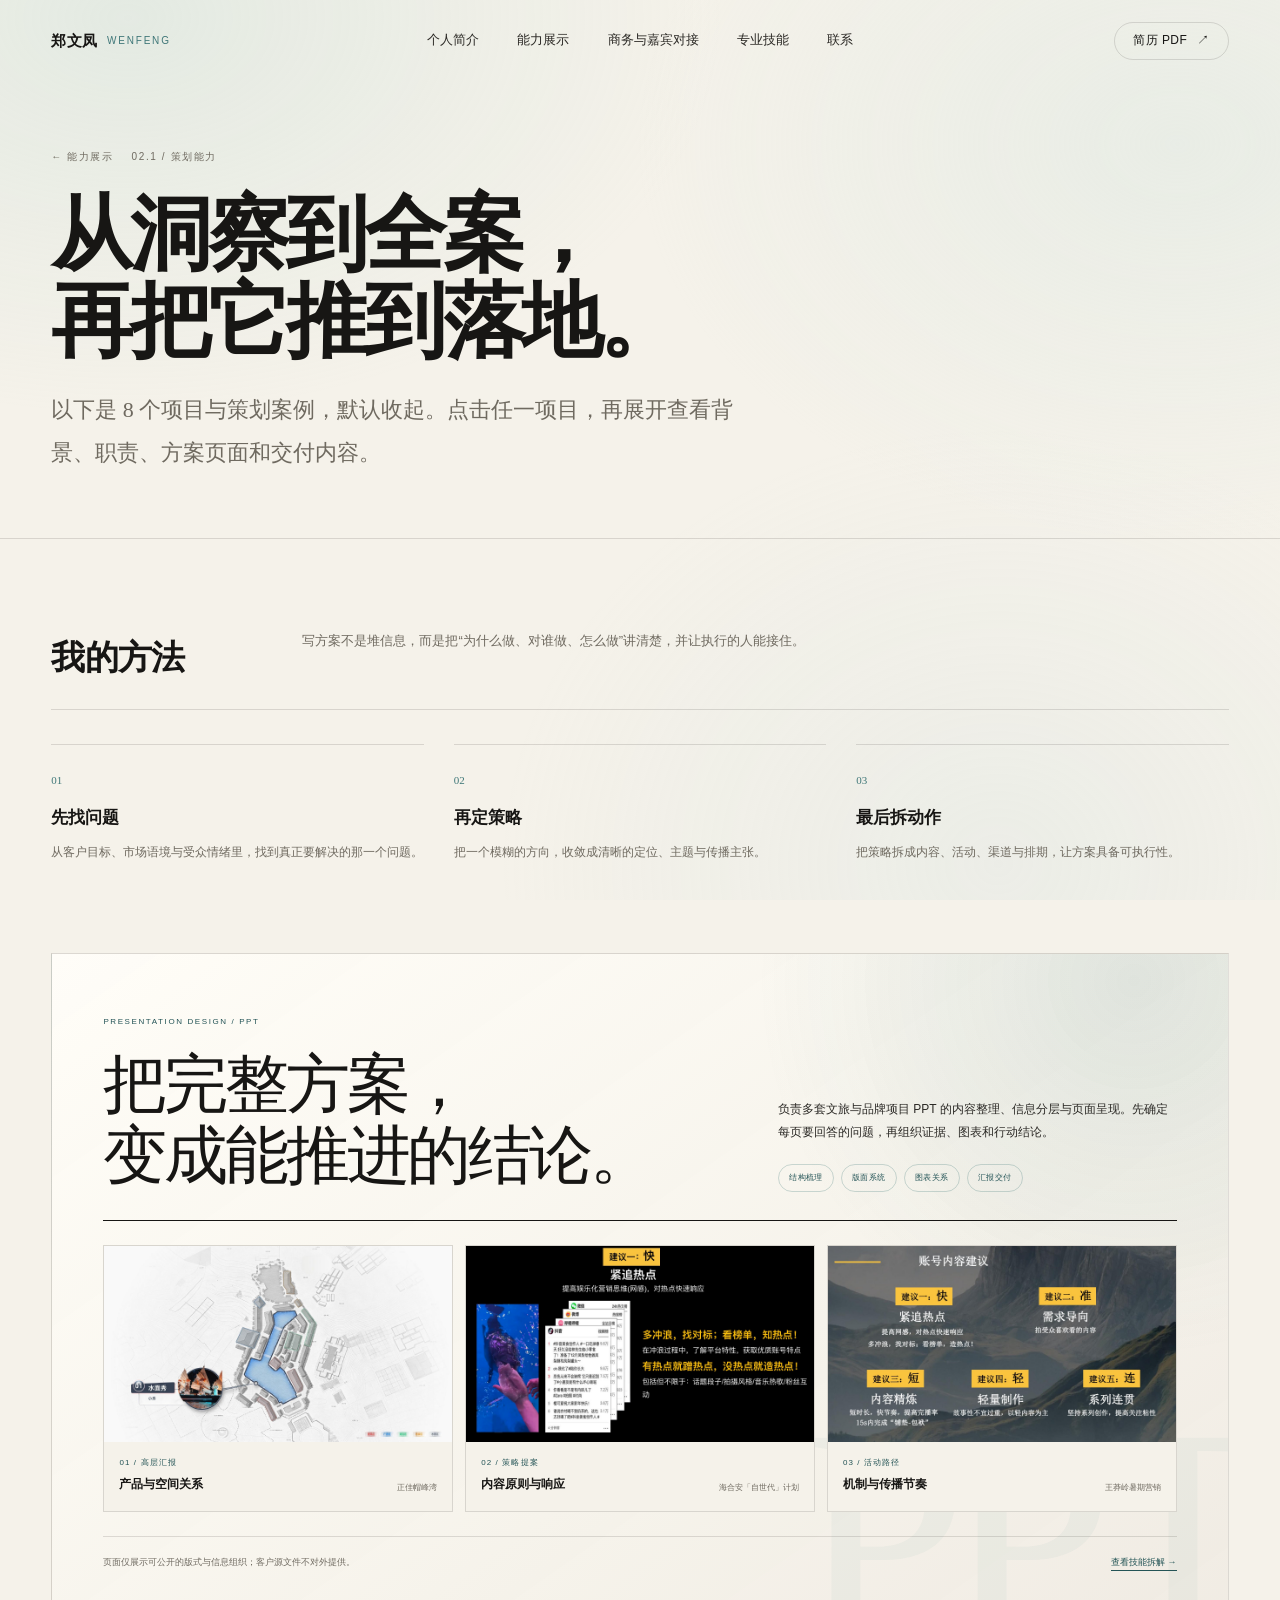
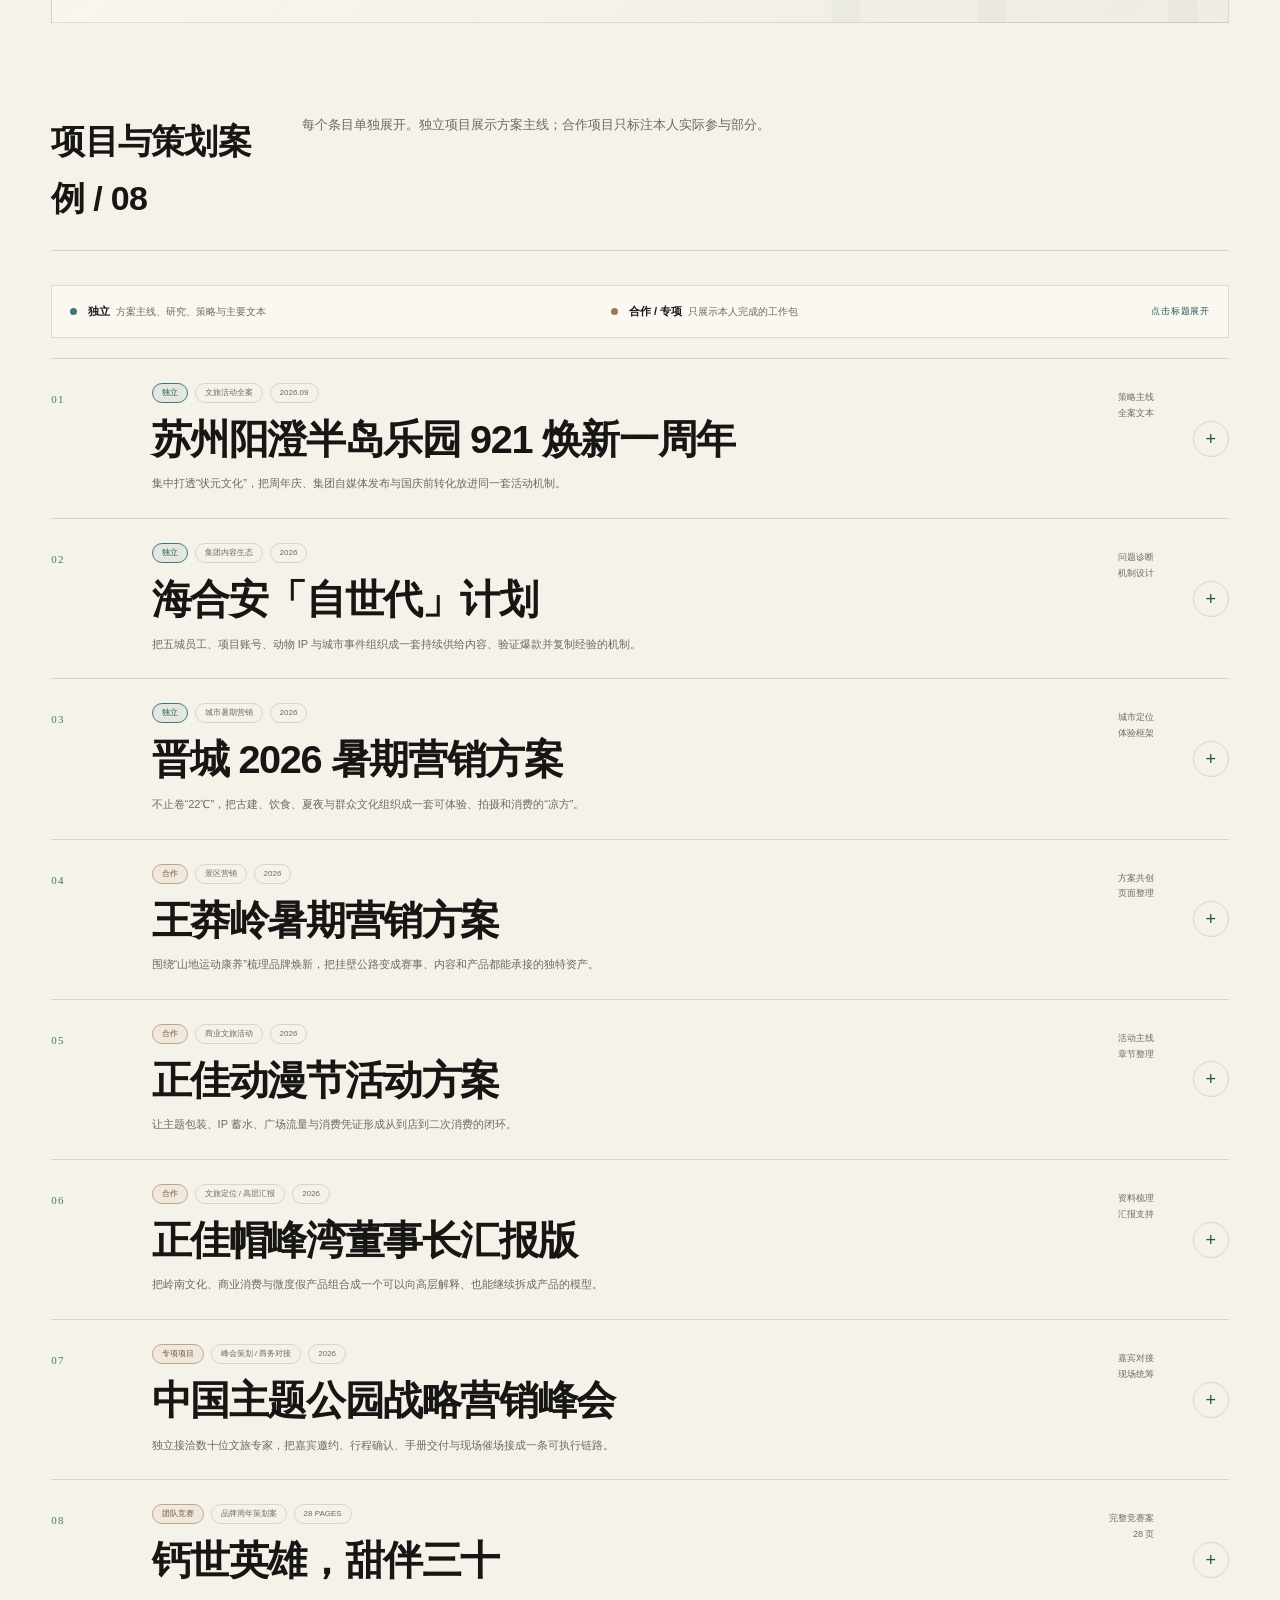
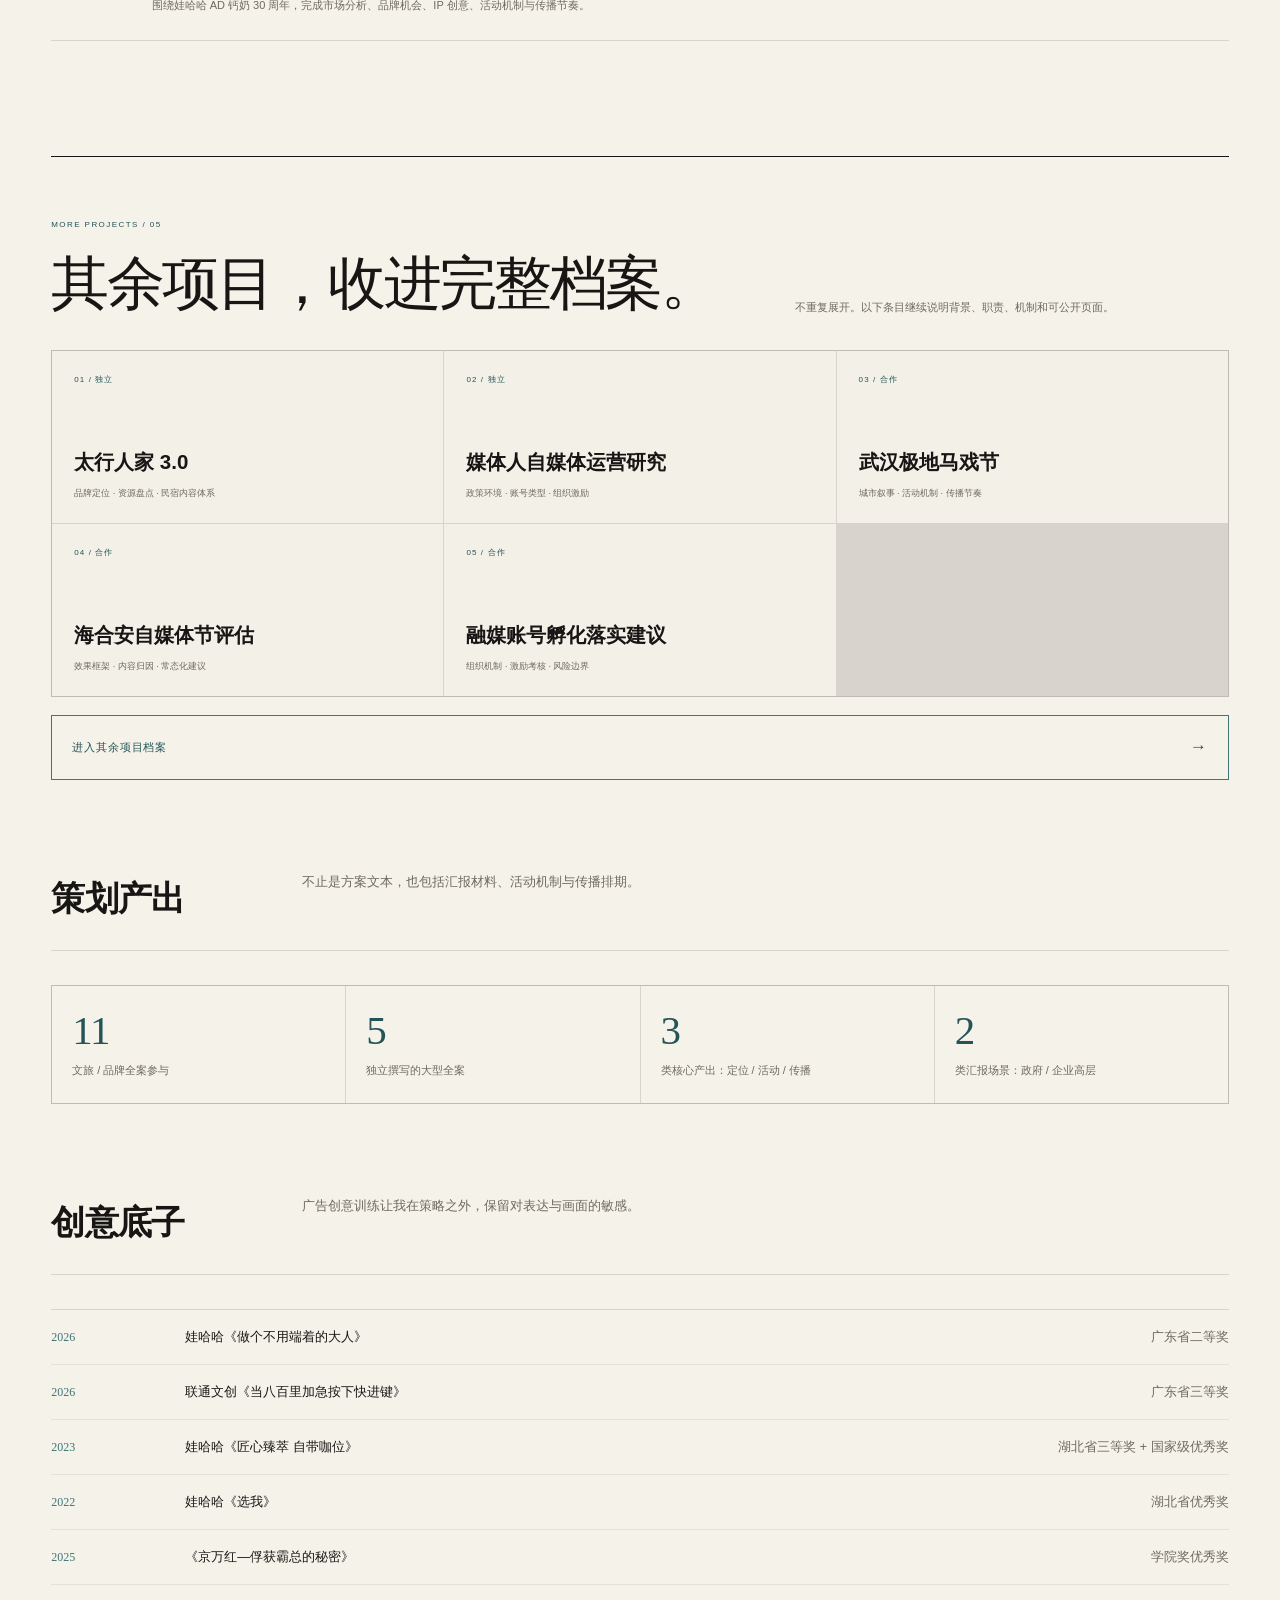
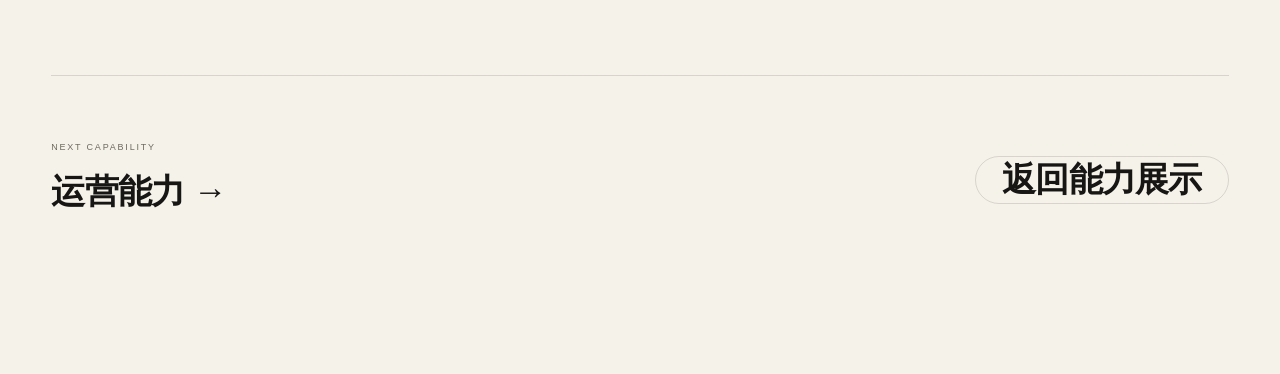
<file: capability-planning.html>
<!doctype html>
<html lang="zh-CN">
<head>
  <meta charset="utf-8">
  <meta name="viewport" content="width=device-width, initial-scale=1">
  <title>策划能力｜郑文凤作品集</title>
  <meta name="description" content="郑文凤的策划能力：品牌定位、活动全案、城市营销、文旅项目、峰会执行与竞赛策划案。">
  <link rel="icon" href="assets/img/favicon.svg" type="image/svg+xml">
  <link rel="stylesheet" href="assets/css/style.css">
</head>
<body>
  <header class="nav">
    <div class="nav__inner">
      <a class="nav__brand" href="index.html">郑文凤<span>WENFENG</span></a>
      <nav class="nav__links" aria-label="主导航">
        <a href="about.html">个人简介</a>
        <a href="index.html#abilities">能力展示</a>
        <a href="work-summit.html#liaison">商务与嘉宾对接</a>
        <a href="skills.html">专业技能</a>
        <a href="index.html#contact">联系</a>
      </nav>
      <a class="btn btn--ghost btn--sm nav__cta" href="assets/郑文凤-简历.pdf" target="_blank" rel="noopener">简历 PDF <span class="arrow">↗</span></a>
      <button class="nav__menu" aria-label="打开菜单" aria-expanded="false"><i></i><i></i></button>
    </div>
  </header>

  <div class="menu-panel">
    <a href="about.html">个人简介</a>
    <a href="index.html#abilities">能力展示</a>
    <a href="work-summit.html#liaison">商务与嘉宾对接</a>
    <a href="skills.html">专业技能</a>
    <a href="index.html#contact">联系</a>
    <small>ZHENG WENFENG · PORTFOLIO 2026</small>
  </div>

  <main>
    <section class="page-hero">
      <div class="wrap">
        <div class="page-hero__top">
          <a href="index.html#abilities">← 能力展示</a>
          <span>02.1 / 策划能力</span>
        </div>
        <h1>从洞察到全案，<br>再把它推到落地。</h1>
        <p class="page-hero__lead">以下是 8 个项目与策划案例，默认收起。点击任一项目，再展开查看背景、职责、方案页面和交付内容。</p>
      </div>
    </section>

    <section class="page-body">
      <div class="wrap">
        <div class="page-section">
          <div class="page-section__head">
            <h2>我的方法</h2>
            <p>写方案不是堆信息，而是把“为什么做、对谁做、怎么做”讲清楚，并让执行的人能接住。</p>
          </div>
          <div class="method-grid">
            <div class="method-item">
              <h3>先找问题</h3>
              <p>从客户目标、市场语境与受众情绪里，找到真正要解决的那一个问题。</p>
            </div>
            <div class="method-item">
              <h3>再定策略</h3>
              <p>把一个模糊的方向，收敛成清晰的定位、主题与传播主张。</p>
            </div>
            <div class="method-item">
              <h3>最后拆动作</h3>
              <p>把策略拆成内容、活动、渠道与排期，让方案具备可执行性。</p>
            </div>
          </div>
        </div>

        <div class="page-section presentation-capability reveal" id="presentation">
          <div class="presentation-capability__head">
            <div>
              <span>PRESENTATION DESIGN / PPT</span>
              <h2>把完整方案，<br>变成能推进的结论。</h2>
            </div>
            <div class="presentation-capability__copy">
              <p>负责多套文旅与品牌项目 PPT 的内容整理、信息分层与页面呈现。先确定每页要回答的问题，再组织证据、图表和行动结论。</p>
              <div class="presentation-capability__tags">
                <span>结构梳理</span>
                <span>版面系统</span>
                <span>图表关系</span>
                <span>汇报交付</span>
              </div>
            </div>
          </div>
          <div class="presentation-capability__grid">
            <figure class="presentation-page">
              <a href="assets/img/presentation/maofengwan-report.jpg" target="_blank" rel="noopener">
                <img src="assets/img/presentation/maofengwan-report.jpg" alt="帽峰湾董事长汇报版产品与空间关系页" loading="lazy">
              </a>
              <figcaption>
                <span>01 / 高层汇报</span>
                <strong>产品与空间关系</strong>
                <small>正佳帽峰湾</small>
              </figcaption>
            </figure>
            <figure class="presentation-page">
              <a href="assets/img/presentation/hahean-proposal.jpg" target="_blank" rel="noopener">
                <img src="assets/img/presentation/hahean-proposal.jpg" alt="海合安自世代计划内容原则与响应页" loading="lazy">
              </a>
              <figcaption>
                <span>02 / 策略提案</span>
                <strong>内容原则与响应</strong>
                <small>海合安「自世代」计划</small>
              </figcaption>
            </figure>
            <figure class="presentation-page">
              <a href="assets/img/presentation/wangmangling-plan.jpg" target="_blank" rel="noopener">
                <img src="assets/img/presentation/wangmangling-plan.jpg" alt="王莽岭暑期营销方案传播路径页" loading="lazy">
              </a>
              <figcaption>
                <span>03 / 活动路径</span>
                <strong>机制与传播节奏</strong>
                <small>王莽岭暑期营销</small>
              </figcaption>
            </figure>
          </div>
          <div class="presentation-capability__foot">
            <p>页面仅展示可公开的版式与信息组织；客户源文件不对外提供。</p>
            <a href="skills.html#presentation">查看技能拆解 →</a>
          </div>
        </div>

        <div class="page-section planning-projects" id="project-portfolio">
          <div class="page-section__head">
            <h2>项目与策划案例 / 08</h2>
            <p>每个条目单独展开。独立项目展示方案主线；合作项目只标注本人实际参与部分。</p>
          </div>

          <div class="project-accordion-guide">
            <span><i class="dot dot--independent"></i><strong>独立</strong>方案主线、研究、策略与主要文本</span>
            <span><i class="dot dot--cooperative"></i><strong>合作 / 专项</strong>只展示本人完成的工作包</span>
            <small>点击标题展开</small>
          </div>

          <details class="project-accordion" id="yangcheng">
            <summary>
              <span class="project-accordion__num">01</span>
              <div class="project-accordion__copy">
                <div class="dossier-tags"><span class="is-independent">独立</span><span>文旅活动全案</span><span>2026.09</span></div>
                <h3>苏州阳澄半岛乐园 921 焕新一周年</h3>
                <p>集中打透“状元文化”，把周年庆、集团自媒体发布与国庆前转化放进同一套活动机制。</p>
              </div>
              <span class="project-accordion__meta">策略主线<br>全案文本</span>
            </summary>
            <div class="project-accordion__body">
              <div class="work-feature__layout">
                <div class="project-board project-board--yangcheng" aria-label="阳澄半岛项目策略重绘">
                  <div class="project-board__top"><span>PROJECT LOGIC / ONE-PAGER</span><span>09.21</span></div>
                  <h4>#苏州人人都是状元#</h4>
                  <p>借一周年建品牌之势，行转化之实，强传播之阵。把本地文化符号从演艺项目，扩展成一套游客可参与、内容可传播、园区可承接的活动机制。</p>
                  <div class="project-board__logic">
                    <div><strong>项目</strong><span>先打透一个差异化点，避免多牌同打</span></div>
                    <div><strong>战略</strong><span>绑定集团自媒体战略发布，形成双重声量</span></div>
                    <div><strong>经营</strong><span>承接淡季拉新，并为中秋国庆蓄客</span></div>
                    <div><strong>体验</strong><span>赛事、博物馆合作、达人矩阵与全城盛典联动</span></div>
                  </div>
                  <div class="project-board__tags"><span>文武状元赛事</span><span>大学生定向引流</span><span>各行状元招募</span><span>周年夜场盛典</span></div>
                  <small>作品集重绘 · 已去除预算、执行联络与未公开数据</small>
                </div>
                <aside class="work-role">
                  <span class="work-role__label">MY CONTRIBUTION</span>
                  <h4>我的职责</h4>
                  <ul>
                    <li>完成方案主线、节点判断与主题提炼</li>
                    <li>把六维分析转成五组可执行活动动作</li>
                    <li>设计文化、产品、高校与达人之间的参与路径</li>
                    <li>整理活动节奏、页面逻辑与完整方案文本</li>
                  </ul>
                  <div class="work-role__output"><span>交付</span><strong>策略推导 · 活动机制 · 内容传播节奏 · 全案文本</strong></div>
                </aside>
              </div>
              <div class="work-story">
                <div><span>01 / 难点</span><strong>淡季不缺活动，缺一个能带动全园的钩子</strong><p>9 月是传统淡季，同时要为中秋国庆蓄客；继续叠加活动只会分散认知。</p></div>
                <div><span>02 / 判断</span><strong>集中打透状元文化</strong><p>状元文化同时具备本地性、产品承接力和内容表达空间。</p></div>
                <div><span>03 / 动作</span><strong>用六组动作把庆典变成参与机制</strong><p>从趣味赛事、博物馆合作、高校引流到达人矩阵与全城巡游形成闭环。</p></div>
              </div>
            </div>
          </details>

          <details class="project-accordion" id="hahean-generation">
            <summary>
              <span class="project-accordion__num">02</span>
              <div class="project-accordion__copy">
                <div class="dossier-tags"><span class="is-independent">独立</span><span>集团内容生态</span><span>2026</span></div>
                <h3>海合安「自世代」计划</h3>
                <p>把五城员工、项目账号、动物 IP 与城市事件组织成一套持续供给内容、验证爆款并复制经验的机制。</p>
              </div>
              <span class="project-accordion__meta">问题诊断<br>机制设计</span>
            </summary>
            <div class="project-accordion__body">
              <div class="work-feature__layout">
                <div class="source-pages work-source-pages">
                  <figure><a href="assets/img/projects/source-pages/hahean-self-media-02.jpg" target="_blank" rel="noopener"><img src="assets/img/projects/source-pages/hahean-self-media-02.jpg" alt="海合安自世代计划概念定义页" loading="lazy"></a><figcaption><span>01 / 概念</span><p>自媒体、自生长、自代言。</p></figcaption></figure>
                  <figure><a href="assets/img/projects/source-pages/hahean-self-media-07.jpg" target="_blank" rel="noopener"><img src="assets/img/projects/source-pages/hahean-self-media-07.jpg" alt="海合安自世代计划目标拆解页" loading="lazy"></a><figcaption><span>02 / 目标</span><p>把五城联动落到同一张表。</p></figcaption></figure>
                  <figure class="work-source-pages__wide"><a href="assets/img/projects/source-pages/hahean-self-media-19.jpg" target="_blank" rel="noopener"><img src="assets/img/projects/source-pages/hahean-self-media-19.jpg" alt="海合安自世代五层内容引擎页" loading="lazy"></a><figcaption><span>03 / 机制</span><p>中央厨房 → 爆款组 → IP → 城市事件。</p></figcaption></figure>
                </div>
                <aside class="work-role">
                  <span class="work-role__label">MY CONTRIBUTION</span>
                  <h4>我的职责</h4>
                  <ul>
                    <li>完成提案主线、问题诊断与核心概念定义</li>
                    <li>研究集团账号、员工内容和城市事件的组织关系</li>
                    <li>设计五层内容引擎、协作机制与阶段动作</li>
                    <li>负责主要章节、页面结构与方案文本整合</li>
                  </ul>
                  <div class="work-role__output"><span>交付</span><strong>机制设计 · 内容供应链 · 矩阵协同 · 阶段性目标</strong></div>
                </aside>
              </div>
              <div class="work-story">
                <div><span>01 / 问题</span><strong>不是账号少，而是供给和协同没有形成系统</strong><p>素材、模板与爆款经验无法低成本复用。</p></div>
                <div><span>02 / 设计</span><strong>先降低创作门槛，再用矩阵验证和放大</strong><p>中央厨房供给素材，联合爆款组验证模板。</p></div>
                <div><span>03 / 价值</span><strong>从一次活动变成可继续运行的机制</strong><p>动物、员工与城市事件分别承担不同叙事任务。</p></div>
              </div>
            </div>
          </details>

          <details class="project-accordion" id="jincheng-summer">
            <summary>
              <span class="project-accordion__num">03</span>
              <div class="project-accordion__copy">
                <div class="dossier-tags"><span class="is-independent">独立</span><span>城市暑期营销</span><span>2026</span></div>
                <h3>晋城 2026 暑期营销方案</h3>
                <p>不止卷“22℃”，把古建、饮食、夏夜与群众文化组织成一套可体验、拍摄和消费的“凉方”。</p>
              </div>
              <span class="project-accordion__meta">城市定位<br>体验框架</span>
            </summary>
            <div class="project-accordion__body">
              <div class="work-feature__layout">
                <div class="project-board project-board--jincheng" aria-label="晋城暑期营销项目策略重绘">
                  <div class="project-board__top"><span>SUMMER CAMPAIGN / ONE-PAGER</span><span>22°C</span></div>
                  <h4>太行山上好乘凉</h4>
                  <p>游客不只是来避暑，而是进入一套晋城式的夏日生活方式。</p>
                  <div class="cool-formula-grid">
                    <div><b>古建凉方</b><span>穿堂风 · 斗拱 · 古建天井</span></div>
                    <div><b>食养凉方</b><span>连翘茶 · 牺汤 · 地方饮食</span></div>
                    <div><b>习俗凉方</b><span>摆凉场 · 梆子 · 夏夜社交</span></div>
                    <div><b>新派凉方</b><span>全民擂台 · 快闪 · 市集</span></div>
                  </div>
                  <div class="project-board__ratio"><span><strong>1 条主线</strong>“凉方”叙事</span><span><strong>7 块长板</strong>一县一品</span><span><strong>1 个引擎</strong>太行民星</span></div>
                  <small>作品集重绘 · 数据口径、预算及内部推进信息未公开</small>
                </div>
                <aside class="work-role">
                  <span class="work-role__label">MY CONTRIBUTION</span>
                  <h4>我的职责</h4>
                  <ul>
                    <li>完成城市机会判断、战略前提与概念提炼</li>
                    <li>把四类资源组织成统一体验框架</li>
                    <li>设计一县一品的差异化角色与重点动作</li>
                    <li>整合传播、渠道、政府推进与方案文本</li>
                  </ul>
                  <div class="work-role__output"><span>交付</span><strong>城市定位 · 体验产品 · 区县分工 · 传播框架</strong></div>
                </aside>
              </div>
              <div class="work-story">
                <div><span>01 / 难点</span><strong>避暑城市都在比温度</strong><p>温度不能解释游客为什么停留、参与和消费。</p></div>
                <div><span>02 / 方法</span><strong>用四种“凉方”组织分散资源</strong><p>古建给空间，食养给味觉，习俗给社交，新派给内容。</p></div>
                <div><span>03 / 组织</span><strong>七个区县各担一个角色</strong><p>用“业态词 + 体验词”形成互补版图。</p></div>
              </div>
            </div>
          </details>

          <details class="project-accordion" id="wangmangling">
            <summary>
              <span class="project-accordion__num">04</span>
              <div class="project-accordion__copy">
                <div class="dossier-tags"><span class="is-cooperative">合作</span><span>景区营销</span><span>2026</span></div>
                <h3>王莽岭暑期营销方案</h3>
                <p>围绕“山地运动康养”梳理品牌焕新，把挂壁公路变成赛事、内容和产品都能承接的独特资产。</p>
              </div>
              <span class="project-accordion__meta">方案共创<br>页面整理</span>
            </summary>
            <div class="project-accordion__body">
              <div class="work-feature__layout">
                <div class="source-pages work-source-pages">
                  <figure><a href="assets/img/work-jincheng.png" target="_blank" rel="noopener"><img src="assets/img/work-jincheng.png" alt="王莽岭暑期营销方案封面" loading="lazy"></a><figcaption><span>01 / 方案封面</span><p>以山地图景建立运动康养语境。</p></figcaption></figure>
                  <figure><a href="assets/img/projects/source-pages/wangmangling-08.jpg" target="_blank" rel="noopener"><img src="assets/img/projects/source-pages/wangmangling-08.jpg" alt="王莽岭暑期营销五大动作页" loading="lazy"></a><figcaption><span>02 / 五大动作</span><p>发布、全员营销、产品、渠道与品牌联动。</p></figcaption></figure>
                  <figure class="work-source-pages__wide"><a href="assets/img/projects/source-pages/wangmangling-67.jpg" target="_blank" rel="noopener"><img src="assets/img/projects/source-pages/wangmangling-67.jpg" alt="王莽岭暑期营销策略总结页" loading="lazy"></a><figcaption><span>03 / 逻辑收束</span><p>两个共识、一个判断与五个动作。</p></figcaption></figure>
                </div>
                <aside class="work-role">
                  <span class="work-role__label">COOPERATIVE ROLE</span>
                  <h4>我的参与</h4>
                  <ul>
                    <li>参与景区资源与市场案例研究</li>
                    <li>参与方案主线共创与章节结构梳理</li>
                    <li>协助产品动作、传播动作的页面整理</li>
                    <li>负责部分内容校核与文本串联</li>
                  </ul>
                  <div class="work-role__output"><span>边界说明</span><strong>团队项目，不将整体成果记作个人独立交付。</strong></div>
                </aside>
              </div>
              <div class="work-story">
                <div><span>01 / 资源</span><strong>山岳景区缺的是别人复制不了的比赛场</strong><p>挂壁公路与山脊共同构成独特赛道。</p></div>
                <div><span>02 / 产品</span><strong>用跑山赛连接目的地、社群与消费时长</strong><p>参赛者提前抵达、赛后停留，传播素材也天然成立。</p></div>
                <div><span>03 / 营销</span><strong>发布会是内容与渠道承接的发令枪</strong><p>五个动作共同解决认识、参与与转化。</p></div>
              </div>
            </div>
          </details>

          <details class="project-accordion" id="zhengjia-anime">
            <summary>
              <span class="project-accordion__num">05</span>
              <div class="project-accordion__copy">
                <div class="dossier-tags"><span class="is-cooperative">合作</span><span>商业文旅活动</span><span>2026</span></div>
                <h3>正佳动漫节活动方案</h3>
                <p>让主题包装、IP 蓄水、广场流量与消费凭证形成从到店到二次消费的闭环。</p>
              </div>
              <span class="project-accordion__meta">活动主线<br>章节整理</span>
            </summary>
            <div class="project-accordion__body">
              <div class="work-feature__layout">
                <div class="source-pages work-source-pages">
                  <figure><a href="assets/img/projects/source-pages/zhengjia-anime-13.jpg" target="_blank" rel="noopener"><img src="assets/img/projects/source-pages/zhengjia-anime-13.jpg" alt="正佳动漫节活动战术拆解页" loading="lazy"></a><figcaption><span>01 / 战术拆解</span><p>主题、IP、流量转化与线上引爆。</p></figcaption></figure>
                  <figure><a href="assets/img/projects/source-pages/zhengjia-anime-14.jpg" target="_blank" rel="noopener"><img src="assets/img/projects/source-pages/zhengjia-anime-14.jpg" alt="正佳星球超级动漫狂欢节主题包装页" loading="lazy"></a><figcaption><span>02 / 主题包装</span><p>“快乐次元服”与幸运玩家机制。</p></figcaption></figure>
                  <figure class="work-source-pages__wide"><a href="assets/img/projects/source-pages/zhengjia-anime-24.jpg" target="_blank" rel="noopener"><img src="assets/img/projects/source-pages/zhengjia-anime-24.jpg" alt="正佳动漫节一日馆长体验页" loading="lazy"></a><figcaption><span>03 / 参与产品</span><p>把游客身份转成可传播的角色体验。</p></figcaption></figure>
                </div>
                <aside class="work-role">
                  <span class="work-role__label">COOPERATIVE ROLE</span>
                  <h4>我的参与</h4>
                  <ul>
                    <li>参与用户、竞品和项目现状资料研究</li>
                    <li>协助活动主线与章节内容梳理</li>
                    <li>参与部分创意机制与页面整理</li>
                    <li>协助方案校核与汇报文本串联</li>
                  </ul>
                  <div class="work-role__output"><span>边界说明</span><strong>团队项目，页面用于展示参与章节与方案方法。</strong></div>
                </aside>
              </div>
              <div class="work-story">
                <div><span>01 / 经营</span><strong>暑期不缺人流，缺消费承接</strong><p>目标从活动热度转向二次消费与复购。</p></div>
                <div><span>02 / 创意</span><strong>用游戏世界观把活动变成角色体验</strong><p>游客登录、挑战、解锁身份并产生分享动机。</p></div>
                <div><span>03 / 闭环</span><strong>让热度进入餐饮、零售与长期 IP</strong><p>把一次节庆流量分发给更多经营单元。</p></div>
              </div>
            </div>
          </details>

          <details class="project-accordion" id="maofengwan">
            <summary>
              <span class="project-accordion__num">06</span>
              <div class="project-accordion__copy">
                <div class="dossier-tags"><span class="is-cooperative">合作</span><span>文旅定位 / 高层汇报</span><span>2026</span></div>
                <h3>正佳帽峰湾董事长汇报版</h3>
                <p>把岭南文化、商业消费与微度假产品组合成一个可以向高层解释、也能继续拆成产品的模型。</p>
              </div>
              <span class="project-accordion__meta">资料梳理<br>汇报支持</span>
            </summary>
            <div class="project-accordion__body">
              <div class="work-feature__layout">
                <div class="source-pages work-source-pages">
                  <figure><a href="assets/img/projects/source-pages/maofengwan-01.jpg" target="_blank" rel="noopener"><img src="assets/img/projects/source-pages/maofengwan-01.jpg" alt="帽峰湾董事长汇报版封面页" loading="lazy"></a><figcaption><span>01 / 汇报封面</span><p>从项目资源进入文化定位。</p></figcaption></figure>
                  <figure><a href="assets/img/projects/source-pages/maofengwan-12.jpg" target="_blank" rel="noopener"><img src="assets/img/projects/source-pages/maofengwan-12.jpg" alt="帽峰湾3.0文商旅目的地定位页" loading="lazy"></a><figcaption><span>02 / 定位模型</span><p>文化、娱乐、餐饮与零售混合体验。</p></figcaption></figure>
                  <figure class="work-source-pages__wide"><a href="assets/img/projects/source-pages/maofengwan-34.jpg" target="_blank" rel="noopener"><img src="assets/img/projects/source-pages/maofengwan-34.jpg" alt="帽峰湾岭南宴产品页" loading="lazy"></a><figcaption><span>03 / 产品细化</span><p>把文化表述继续拆成可售卖的场景。</p></figcaption></figure>
                </div>
                <aside class="work-role">
                  <span class="work-role__label">COOPERATIVE ROLE</span>
                  <h4>我的参与</h4>
                  <ul>
                    <li>参与岭南文化与市场定位资料梳理</li>
                    <li>协助内容体系、体验路径与产品逻辑整理</li>
                    <li>参与高层汇报材料的章节和页面组织</li>
                    <li>协助文本校核与多次版本修订</li>
                  </ul>
                  <div class="work-role__output"><span>边界说明</span><strong>团队项目，重点展示定位分析与汇报支持。</strong></div>
                </aside>
              </div>
              <div class="work-story">
                <div><span>01 / 市场</span><strong>湾区缺有文化主题的微度假目的地</strong><p>从单次消费升级为家庭友好的文商旅体验。</p></div>
                <div><span>02 / 文化</span><strong>岭南文化要变成演出、餐饮与零售组合</strong><p>用建筑、饮食、戏曲与非遗重新组织。</p></div>
                <div><span>03 / 汇报</span><strong>既要有定位，也要有产品路径</strong><p>继续拆成时长、消费节奏、客群与经营单元。</p></div>
              </div>
            </div>
          </details>

          <details class="project-accordion" id="summit">
            <summary>
              <span class="project-accordion__num">07</span>
              <div class="project-accordion__copy">
                <div class="dossier-tags"><span class="is-cooperative">专项项目</span><span>峰会策划 / 商务对接</span><span>2026</span></div>
                <h3>中国主题公园战略营销峰会</h3>
                <p>独立接洽数十位文旅专家，把嘉宾邀约、行程确认、手册交付与现场催场接成一条可执行链路。</p>
              </div>
              <span class="project-accordion__meta">嘉宾对接<br>现场统筹</span>
            </summary>
            <div class="project-accordion__body">
              <div class="work-feature__layout summit-details">
                <div class="source-pages work-source-pages">
                  <figure><a href="assets/img/work-summit-cover.jpg" target="_blank" rel="noopener"><img src="assets/img/work-summit-cover.jpg" alt="中国主题公园战略营销峰会主视觉" loading="lazy"></a><figcaption><span>01 / 峰会主视觉</span><p>围绕峰会品牌与嘉宾内容形成统一表达。</p></figcaption></figure>
                  <figure><a href="assets/img/summit-liaison/handbook-cover.png" target="_blank" rel="noopener"><img src="assets/img/summit-liaison/handbook-cover.png" alt="峰会嘉宾指引手册脱敏封面" loading="lazy"></a><figcaption><span>02 / 嘉宾手册</span><p>日程、动线、签到、座位与联系节点。</p></figcaption></figure>
                  <figure class="work-source-pages__wide"><a href="assets/img/summit-liaison/liaison-counter.jpg" target="_blank" rel="noopener"><img src="assets/img/summit-liaison/liaison-counter.jpg" alt="峰会现场签到台工作记录" loading="lazy"></a><figcaption><span>03 / 现场执行</span><p>签到、答疑、催场与临时变化处理。</p></figcaption></figure>
                </div>
                <aside class="work-role">
                  <span class="work-role__label">MY CONTRIBUTION</span>
                  <h4>我的职责</h4>
                  <ul>
                    <li>接洽专家与嘉宾，确认参会意向、主题与需求</li>
                    <li>核对行程、到达、入住、用餐与现场安排</li>
                    <li>制作并交付嘉宾指引手册与共享协作表</li>
                    <li>负责签到、催场、采访衔接与会后素材整理</li>
                  </ul>
                  <div class="work-role__output"><span>完整案例</span><strong><a href="work-summit.html#liaison">查看峰会商务与嘉宾对接 →</a></strong></div>
                </aside>
              </div>
              <div class="work-story">
                <div><span>01 / 难点</span><strong>数百人现场，最怕信息在交接中失真</strong><p>嘉宾、会务、采访和拍摄必须共用同一时间线。</p></div>
                <div><span>02 / 动作</span><strong>把确认提前到现场之前</strong><p>行程、材料和发言节点逐项复核，临时变化写进共享表。</p></div>
                <div><span>03 / 价值</span><strong>专业度体现在没有发生的失误</strong><p>没有错过的行程、失真的信息或断掉的催场。</p></div>
              </div>
            </div>
          </details>

          <details class="project-accordion" id="calcium-plan">
            <summary>
              <span class="project-accordion__num">08</span>
              <div class="project-accordion__copy">
                <div class="dossier-tags"><span class="is-cooperative">团队竞赛</span><span>品牌周年策划案</span><span>28 PAGES</span></div>
                <h3>钙世英雄，甜伴三十</h3>
                <p>围绕娃哈哈 AD 钙奶 30 周年，完成市场分析、品牌机会、IP 创意、活动机制与传播节奏。</p>
              </div>
              <span class="project-accordion__meta">完整竞赛案<br>28 页</span>
            </summary>
            <div class="project-accordion__body">
              <div class="work-feature__layout">
                <div class="source-pages work-source-pages">
                  <figure><a href="assets/img/calcium/slide-01.jpg" target="_blank" rel="noopener"><img src="assets/img/calcium/slide-01.jpg" alt="钙世英雄甜伴三十策划案封面" loading="lazy"></a><figcaption><span>01 / 主题概念</span><p>“钙世英雄，甜伴三十”的周年主视觉。</p></figcaption></figure>
                  <figure><a href="assets/img/calcium/slide-06.jpg" target="_blank" rel="noopener"><img src="assets/img/calcium/slide-06.jpg" alt="钙世英雄策划案品牌SWOT分析页" loading="lazy"></a><figcaption><span>02 / 策略推导</span><p>从品牌资产、年轻化压力与竞争环境中找机会。</p></figcaption></figure>
                  <figure class="work-source-pages__wide"><a href="assets/img/calcium/slide-14.jpg" target="_blank" rel="noopener"><img src="assets/img/calcium/slide-14.jpg" alt="钙世英雄策划案预热期互动机制页" loading="lazy"></a><figcaption><span>03 / 活动机制</span><p>用“全网寻找钙哒”连接海报、装置与小程序。</p></figcaption></figure>
                </div>
                <aside class="work-role">
                  <span class="work-role__label">COMPETITION CASE</span>
                  <h4>作品说明</h4>
                  <ul>
                    <li>品牌周年命题：AD 钙奶 30 周年</li>
                    <li>完整展示策略、创意、活动与传播共 28 页</li>
                    <li>团队竞赛作品，不将整案归属为个人独立完成</li>
                    <li>个人具体分工结合过程版本在面试中说明</li>
                  </ul>
                  <div class="work-role__output"><span>完整作品</span><strong><a href="work-calcium.html">进入 28 页完整策划案 →</a></strong></div>
                </aside>
              </div>
              <div class="work-story">
                <div><span>01 / 品牌资产</span><strong>30 年国民记忆也能成为年轻化 IP</strong><p>把营养守护转译成“钙世英雄”的角色与行动。</p></div>
                <div><span>02 / 内容创意</span><strong>用英雄叙事把卖点变成城市游戏</strong><p>让用户先玩起来，再接收品牌信息。</p></div>
                <div><span>03 / 传播</span><strong>预热、爆发、长尾各有独立任务</strong><p>寻找感、体验与购买、内容收集分阶段推进。</p></div>
              </div>
            </div>
          </details>

          <div class="archive-index reveal">
            <div class="archive-index__head">
              <div><span>MORE PROJECTS / 05</span><h3>其余项目，收进完整档案。</h3></div>
              <p>不重复展开。以下条目继续说明背景、职责、机制和可公开页面。</p>
            </div>
            <div class="archive-index__grid">
              <a href="project-dossiers.html#taihang-renjia"><span>01 / 独立</span><strong>太行人家 3.0</strong><small>品牌定位 · 资源盘点 · 民宿内容体系</small></a>
              <a href="project-dossiers.html#media-research"><span>02 / 独立</span><strong>媒体人自媒体运营研究</strong><small>政策环境 · 账号类型 · 组织激励</small></a>
              <a href="project-dossiers.html#wuhan-circus"><span>03 / 合作</span><strong>武汉极地马戏节</strong><small>城市叙事 · 活动机制 · 传播节奏</small></a>
              <a href="project-dossiers.html#hahean-report"><span>04 / 合作</span><strong>海合安自媒体节评估</strong><small>效果框架 · 内容归因 · 常态化建议</small></a>
              <a href="project-dossiers.html#account-implementation"><span>05 / 合作</span><strong>融媒账号孵化落实建议</strong><small>组织机制 · 激励考核 · 风险边界</small></a>
            </div>
            <a class="archive-index__cta" href="project-dossiers.html">进入其余项目档案 <span>→</span></a>
          </div>
        </div>

        <div class="page-section">
          <div class="page-section__head"><h2>策划产出</h2><p>不止是方案文本，也包括汇报材料、活动机制与传播排期。</p></div>
          <div class="data-strip">
            <div class="data-cell"><strong>11</strong><span>文旅 / 品牌全案参与</span></div>
            <div class="data-cell"><strong>5</strong><span>独立撰写的大型全案</span></div>
            <div class="data-cell"><strong>3</strong><span>类核心产出：定位 / 活动 / 传播</span></div>
            <div class="data-cell"><strong>2</strong><span>类汇报场景：政府 / 企业高层</span></div>
          </div>
        </div>

        <div class="page-section">
          <div class="page-section__head"><h2>创意底子</h2><p>广告创意训练让我在策略之外，保留对表达与画面的敏感。</p></div>
          <div class="award-list">
            <div class="award"><span>2026</span><span>娃哈哈《做个不用端着的大人》</span><span>广东省二等奖</span></div>
            <div class="award"><span>2026</span><span>联通文创《当八百里加急按下快进键》</span><span>广东省三等奖</span></div>
            <div class="award"><span>2023</span><span>娃哈哈《匠心臻萃 自带咖位》</span><span>湖北省三等奖 + 国家级优秀奖</span></div>
            <div class="award"><span>2022</span><span>娃哈哈《选我》</span><span>湖北省优秀奖</span></div>
            <div class="award"><span>2025</span><span>《京万红—俘获霸总的秘密》</span><span>学院奖优秀奖</span></div>
          </div>
        </div>

        <div class="page-next">
          <div><small>Next Capability</small><a href="capability-operations.html">运营能力 →</a></div>
          <a class="btn btn--ghost" href="index.html#abilities">返回能力展示</a>
        </div>
      </div>
    </section>
  </main>

  <script src="assets/js/main.js"></script>
</body>
</html>
</file>
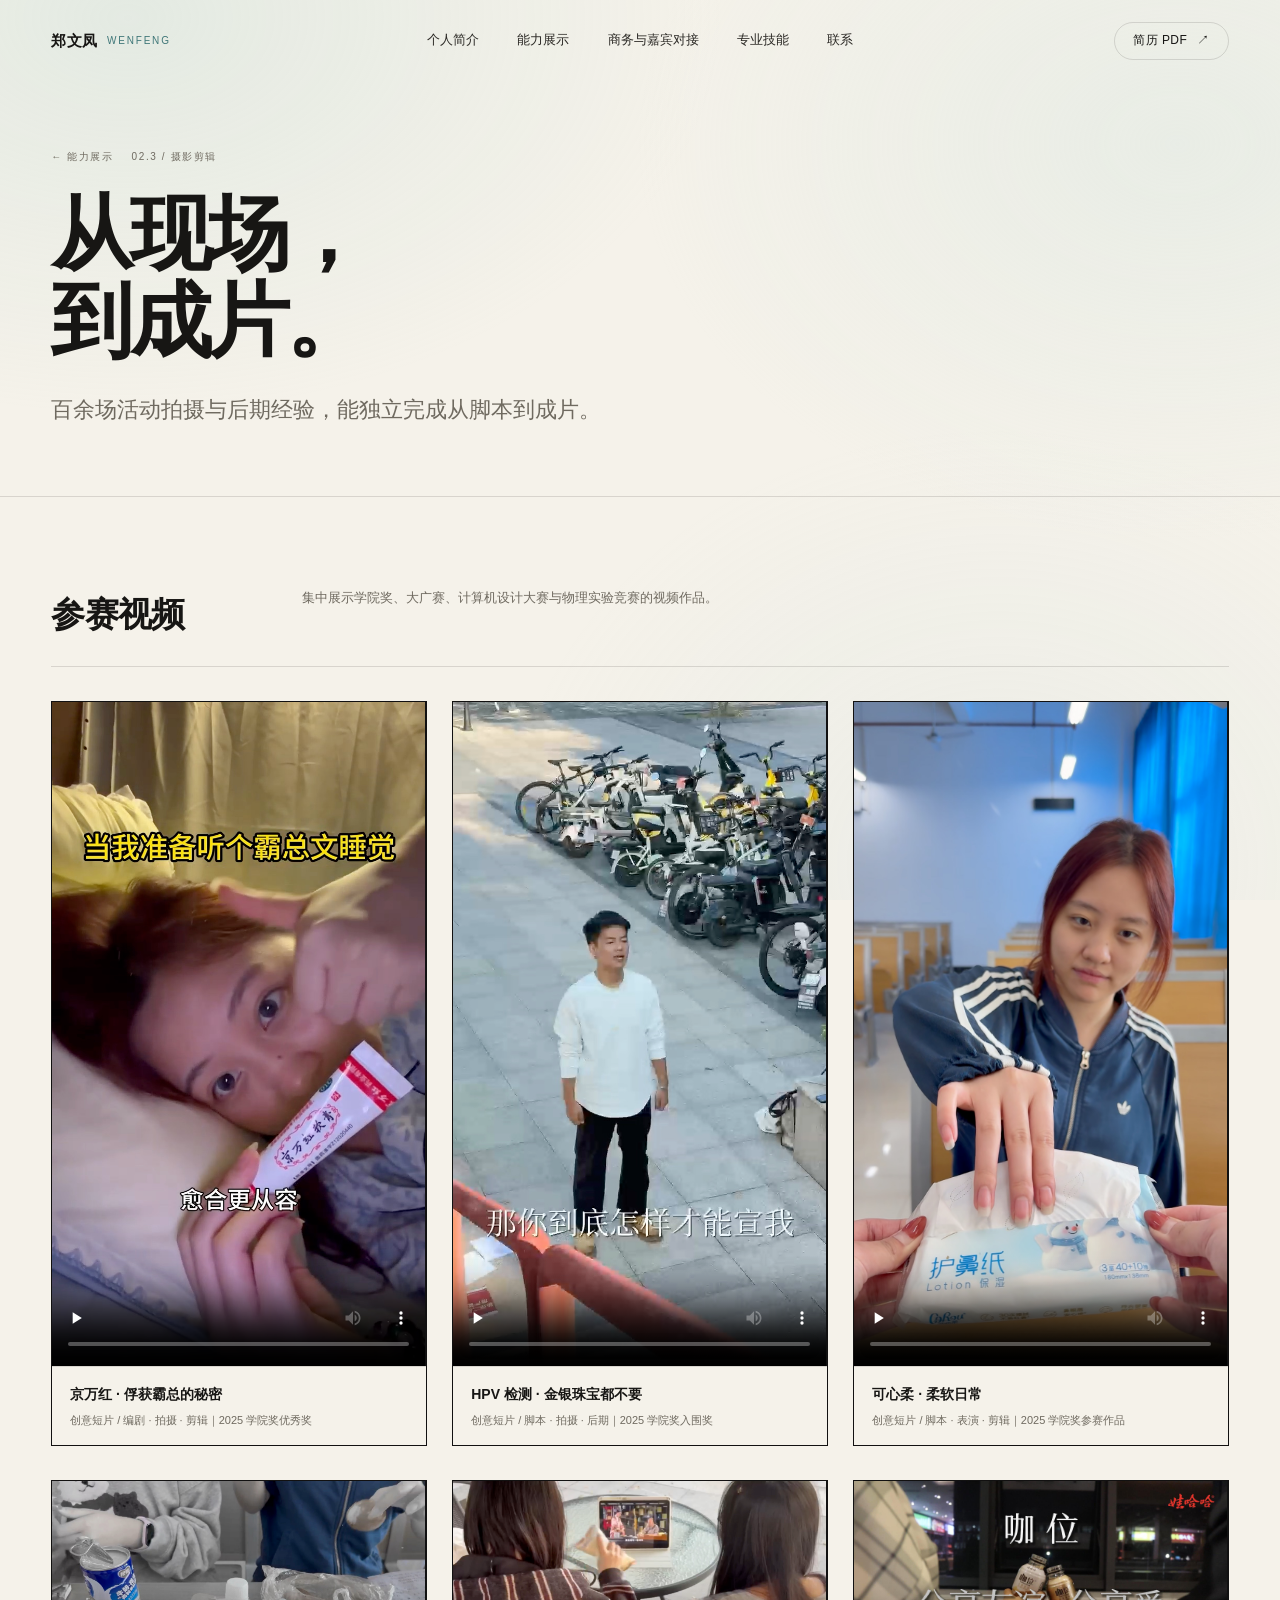
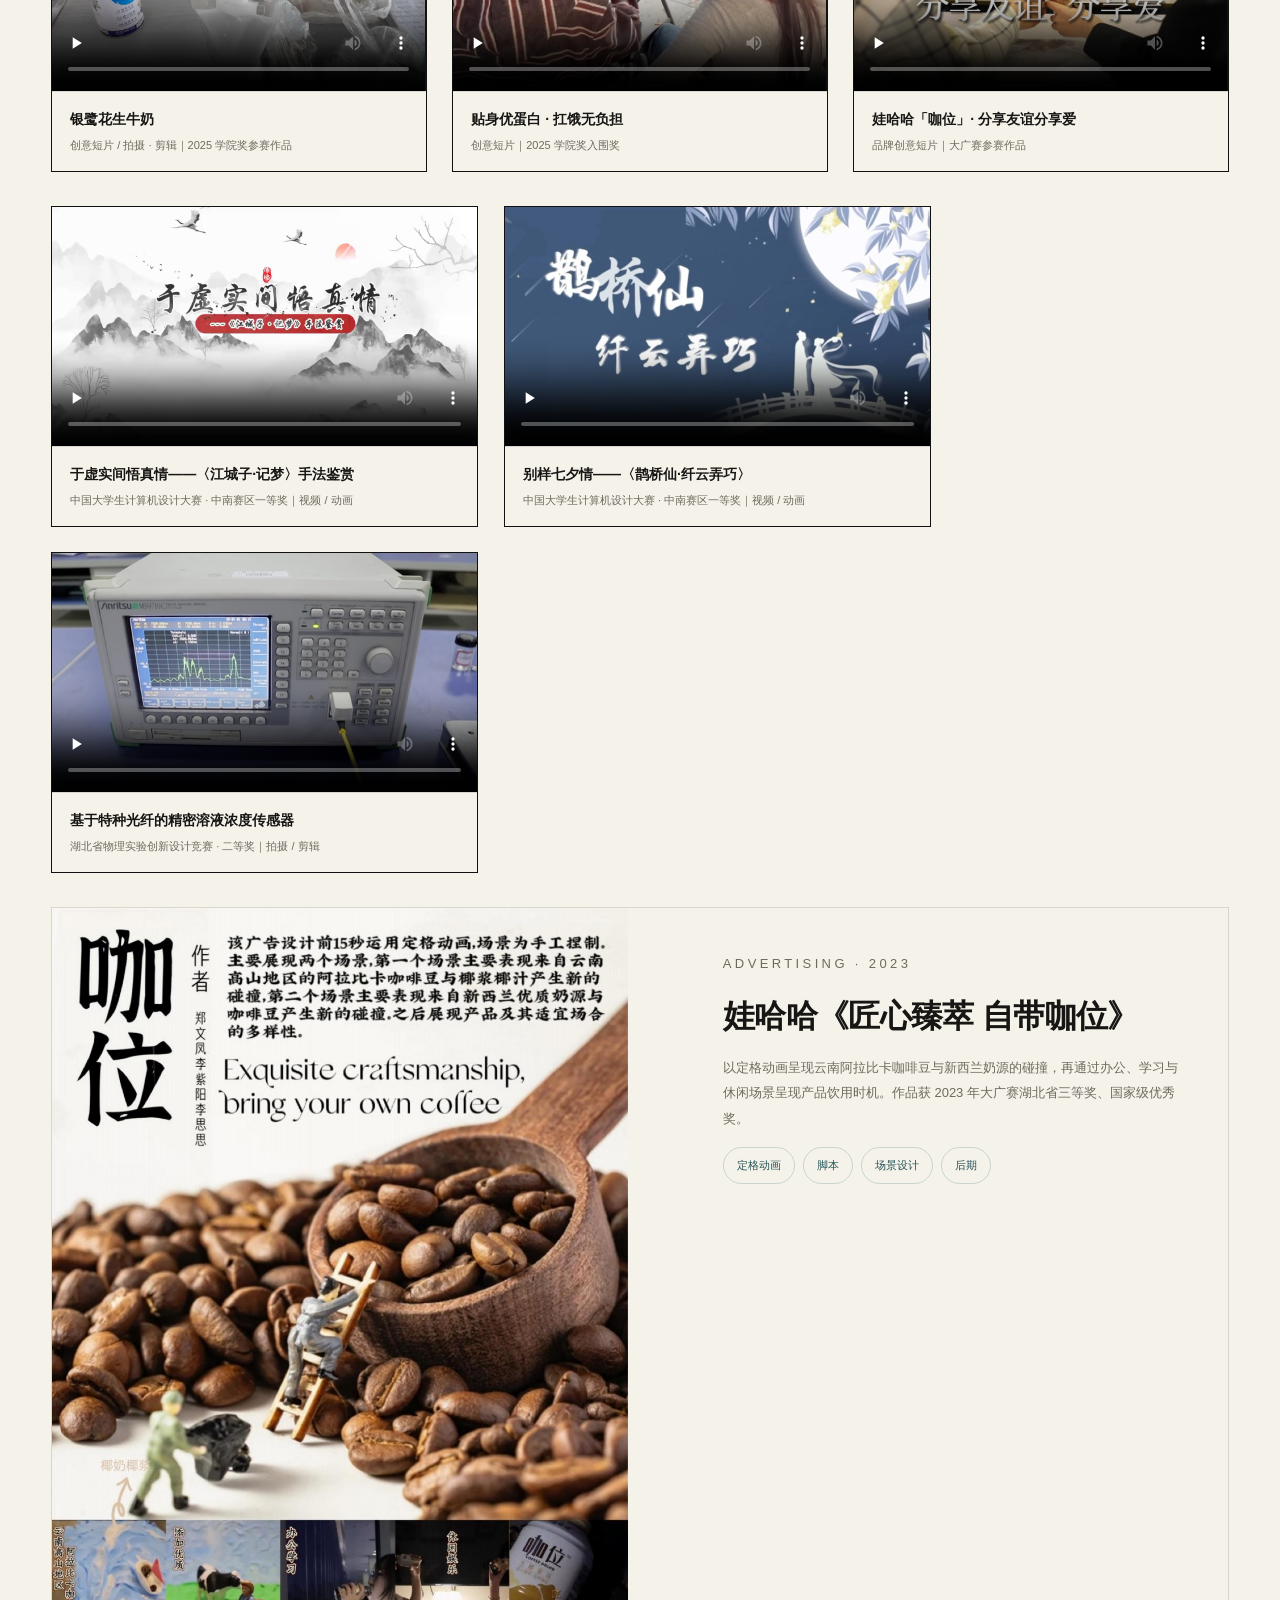
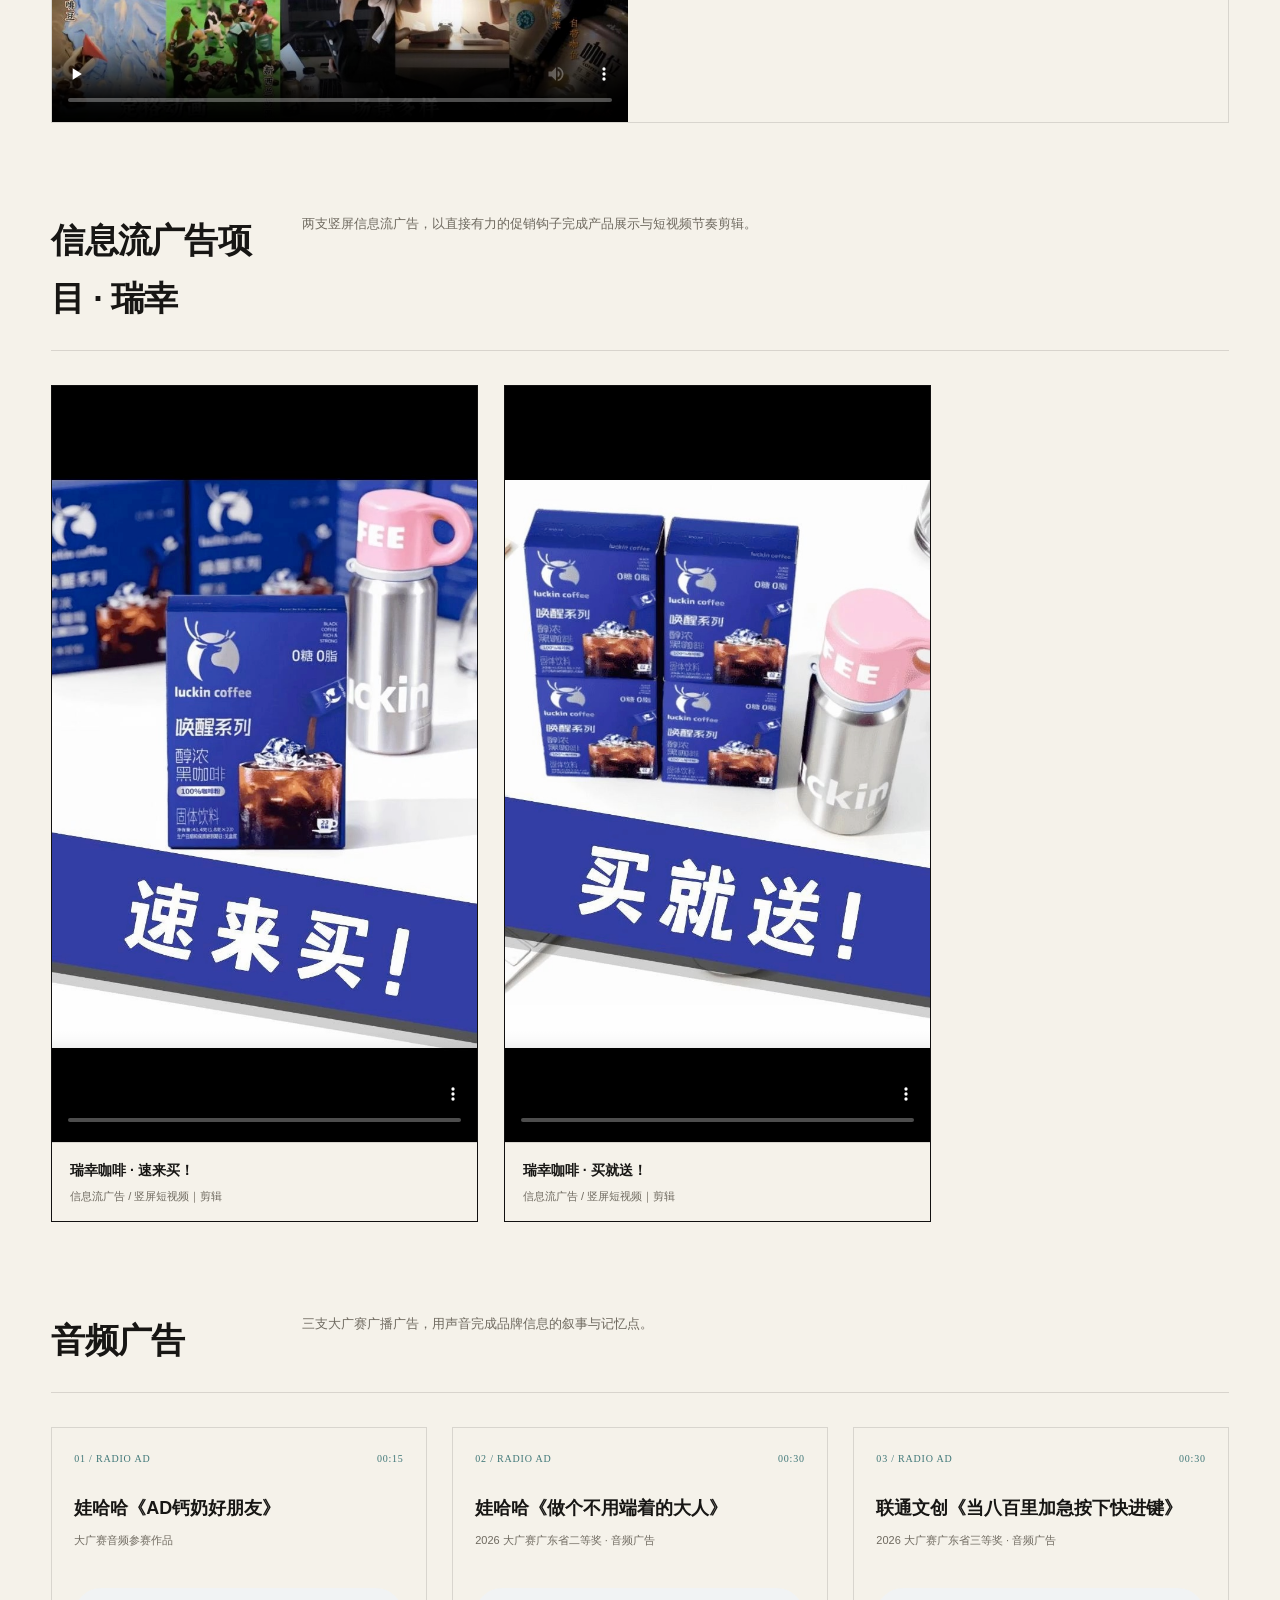
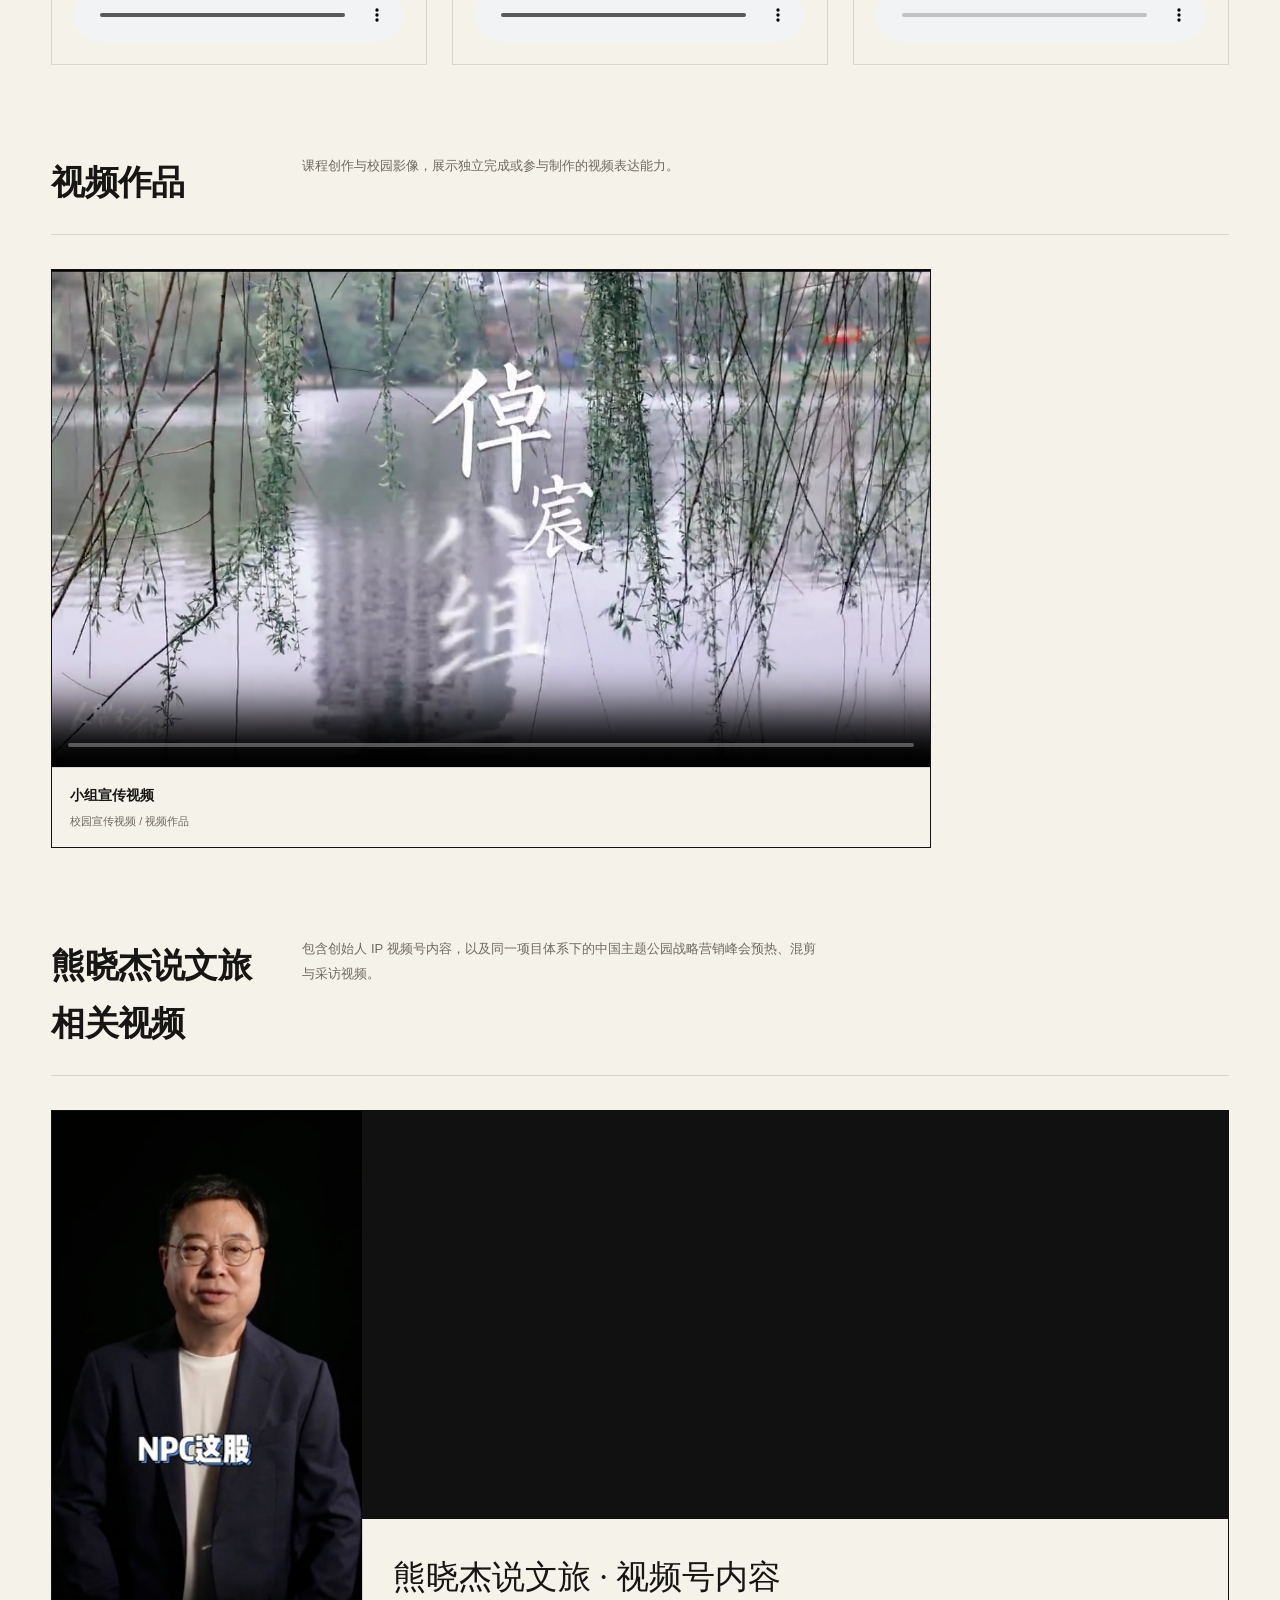
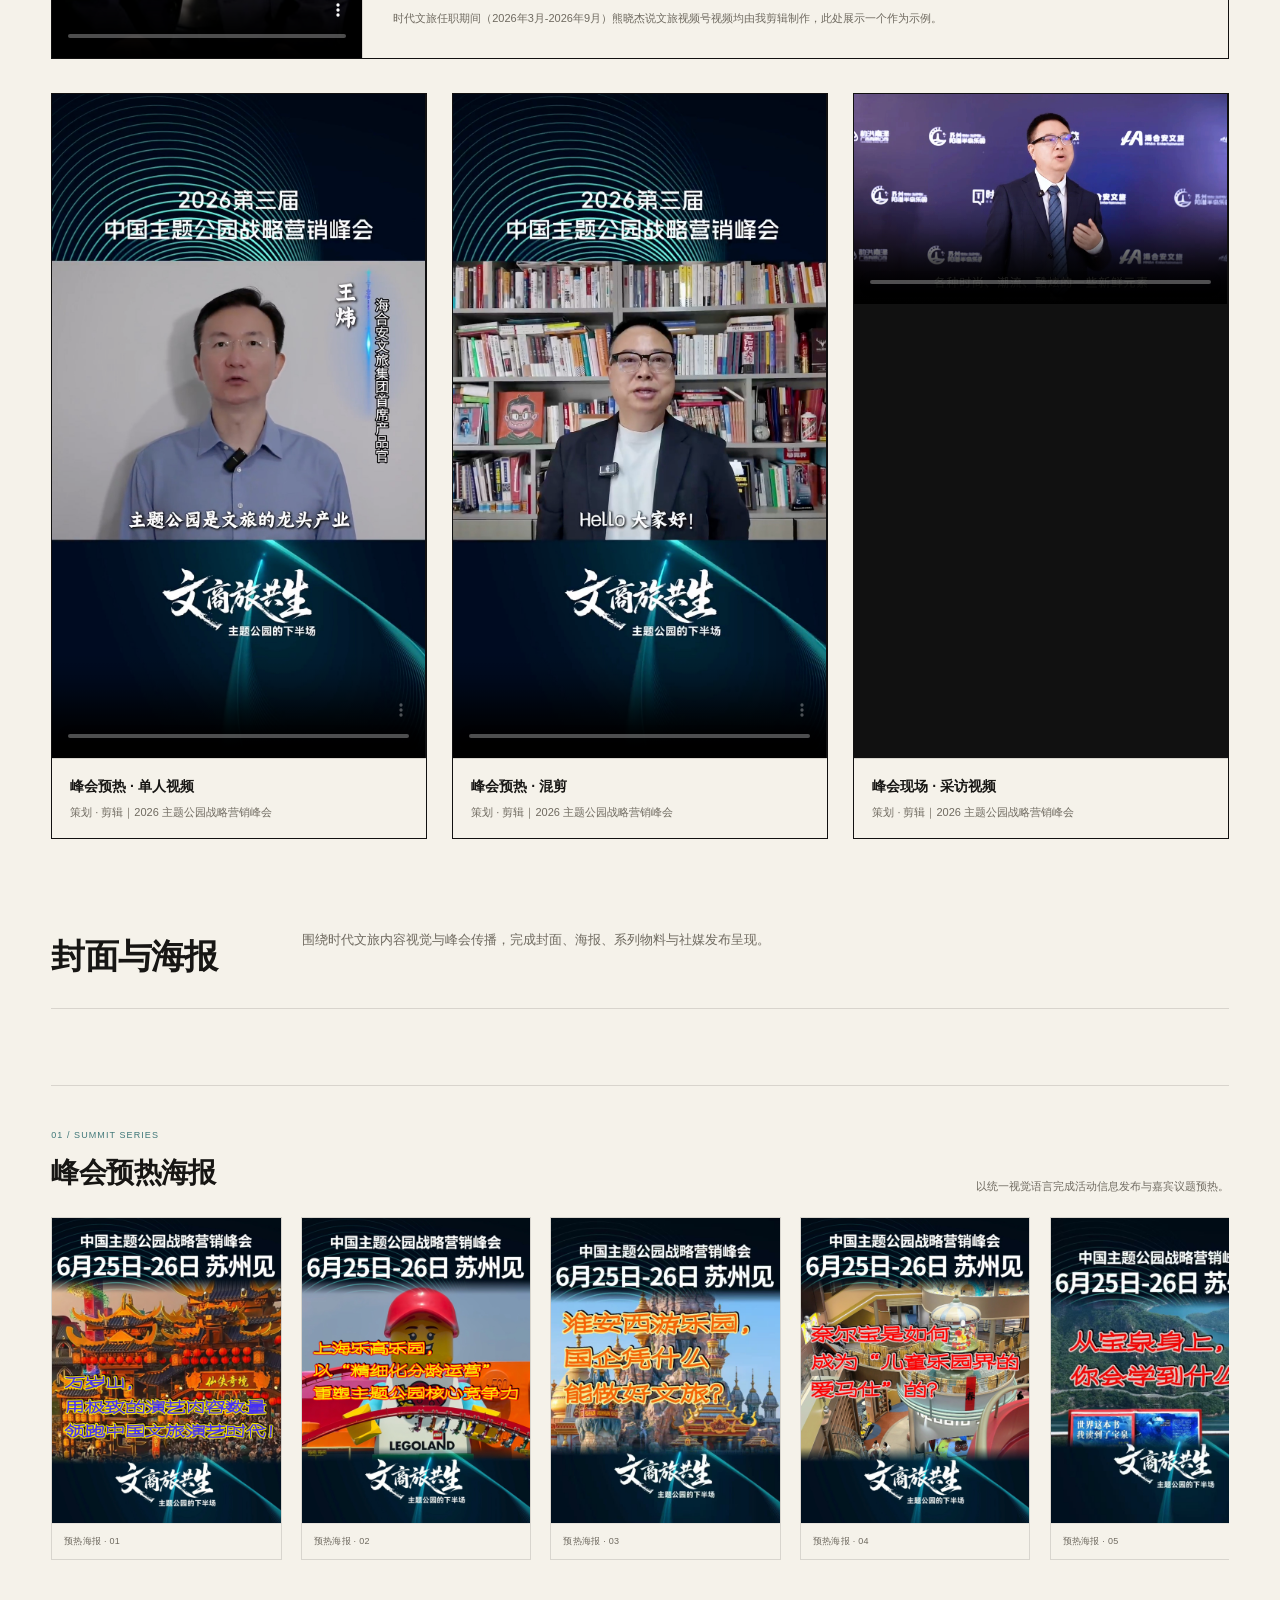
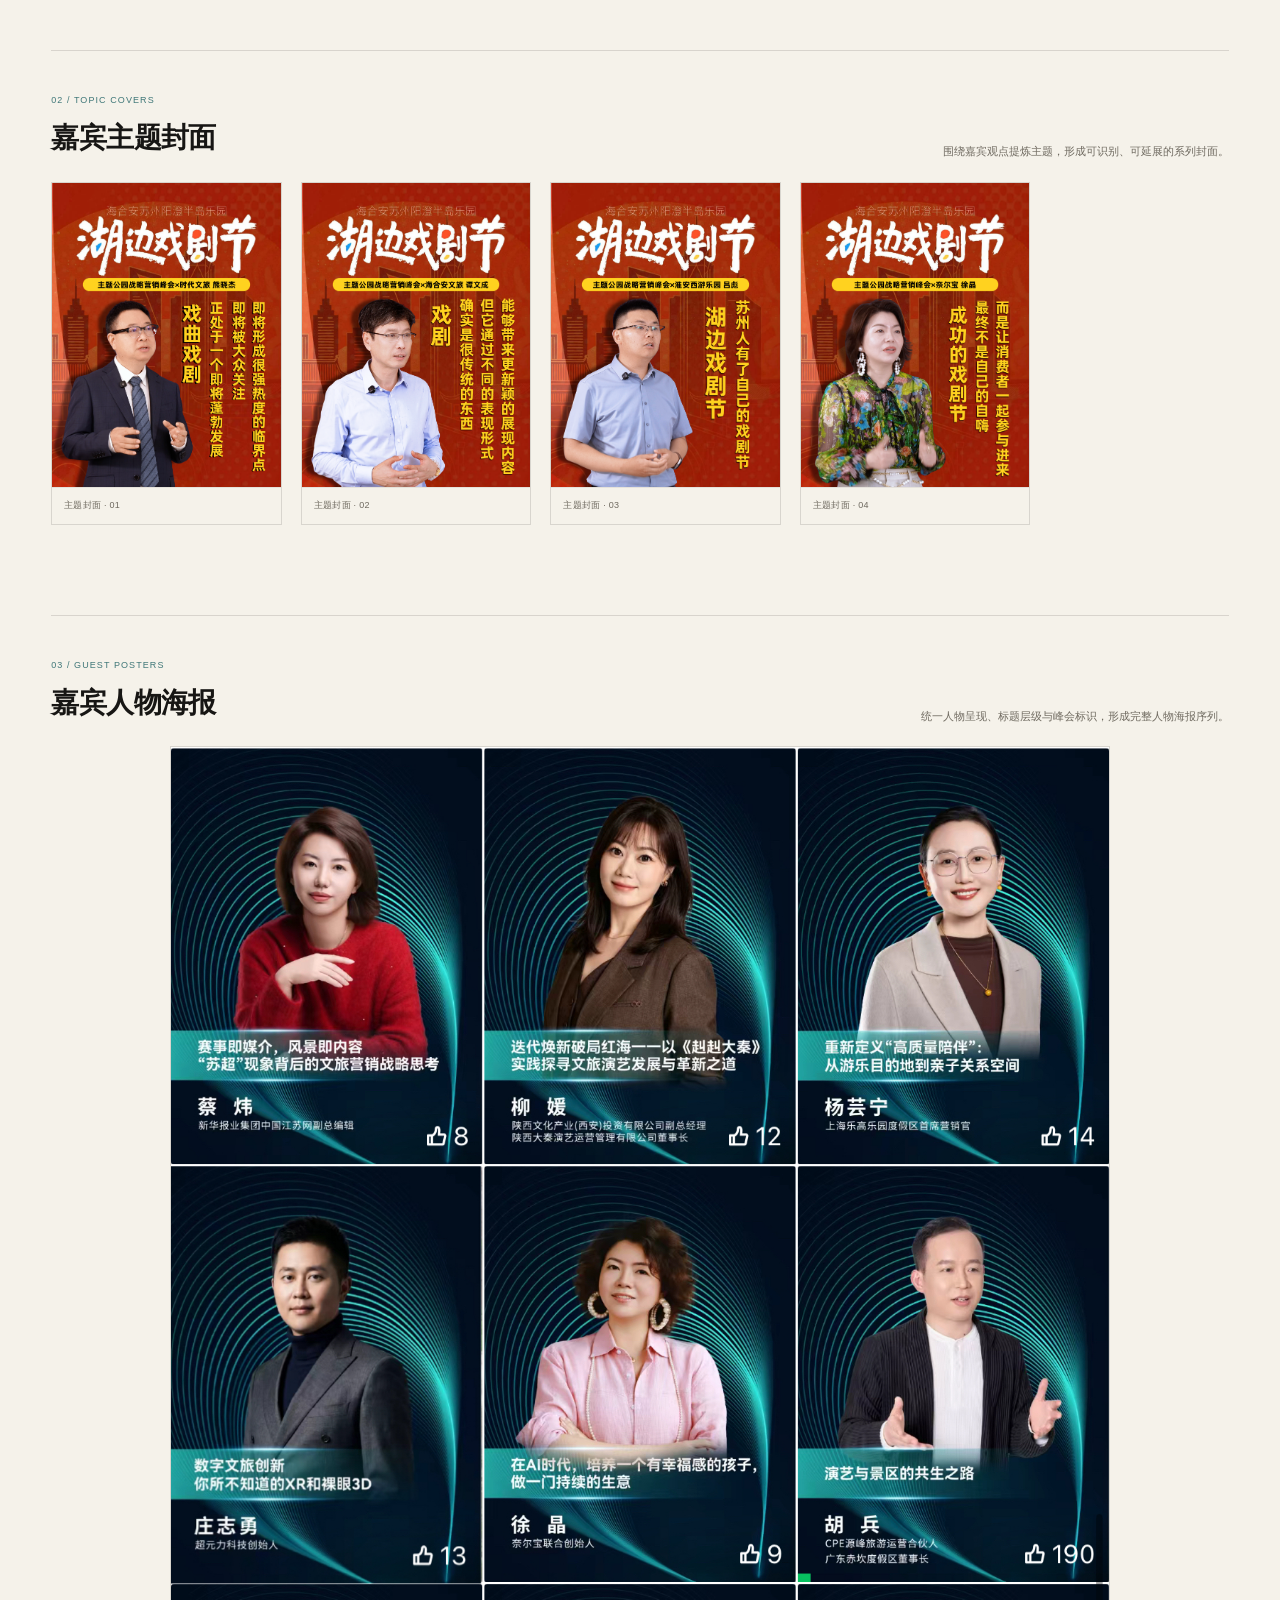
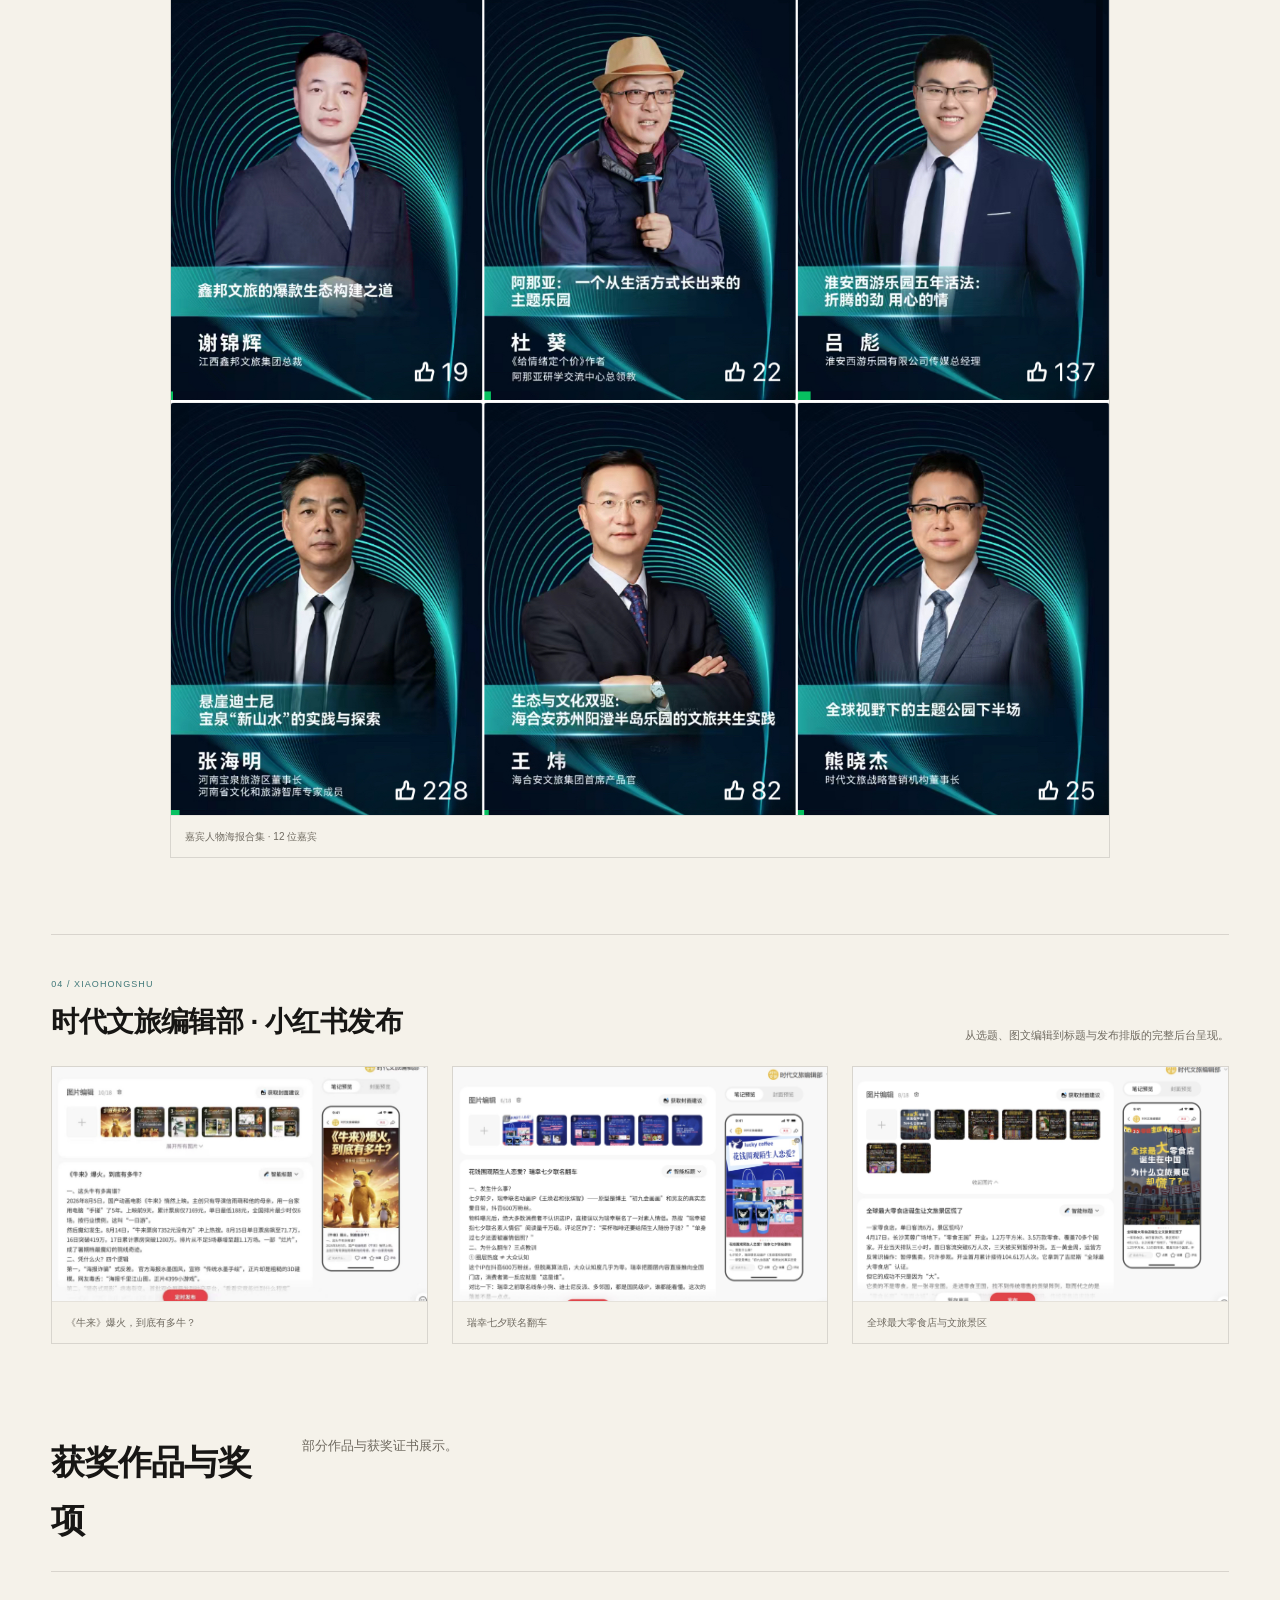
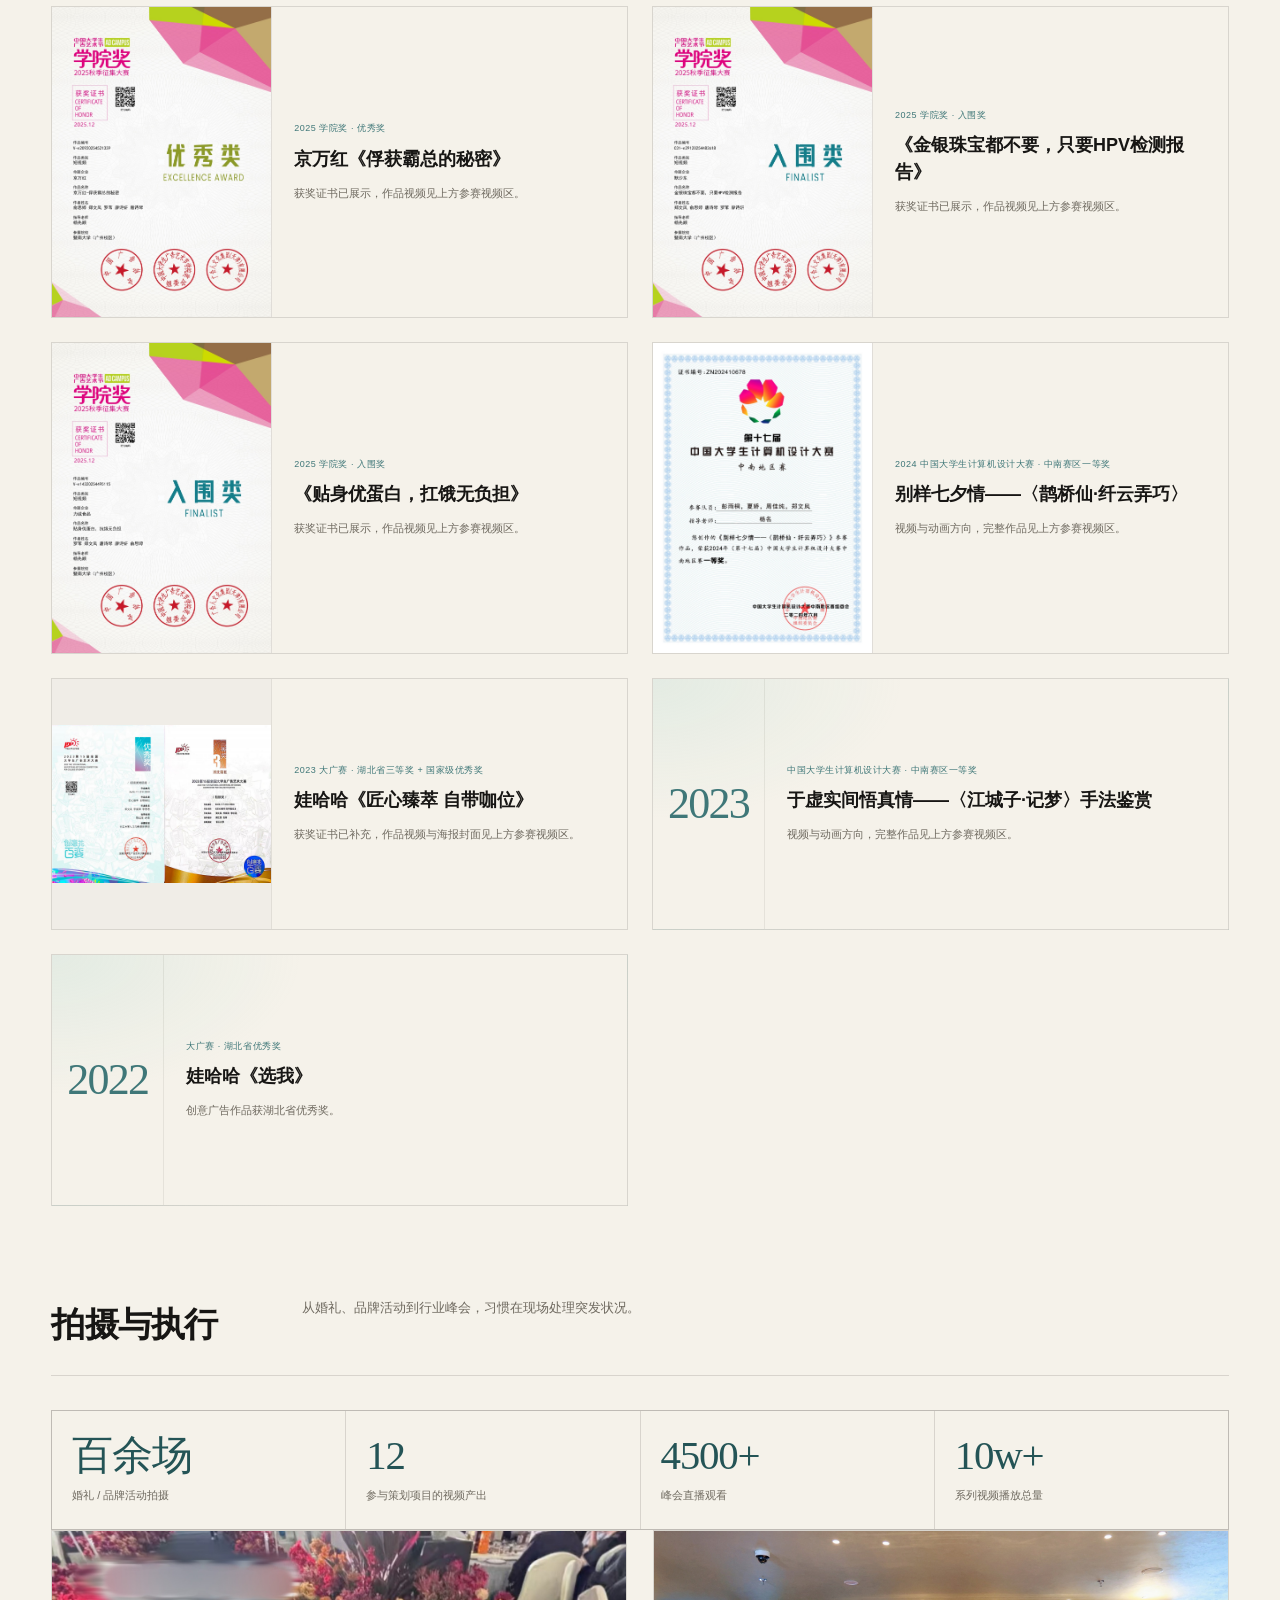
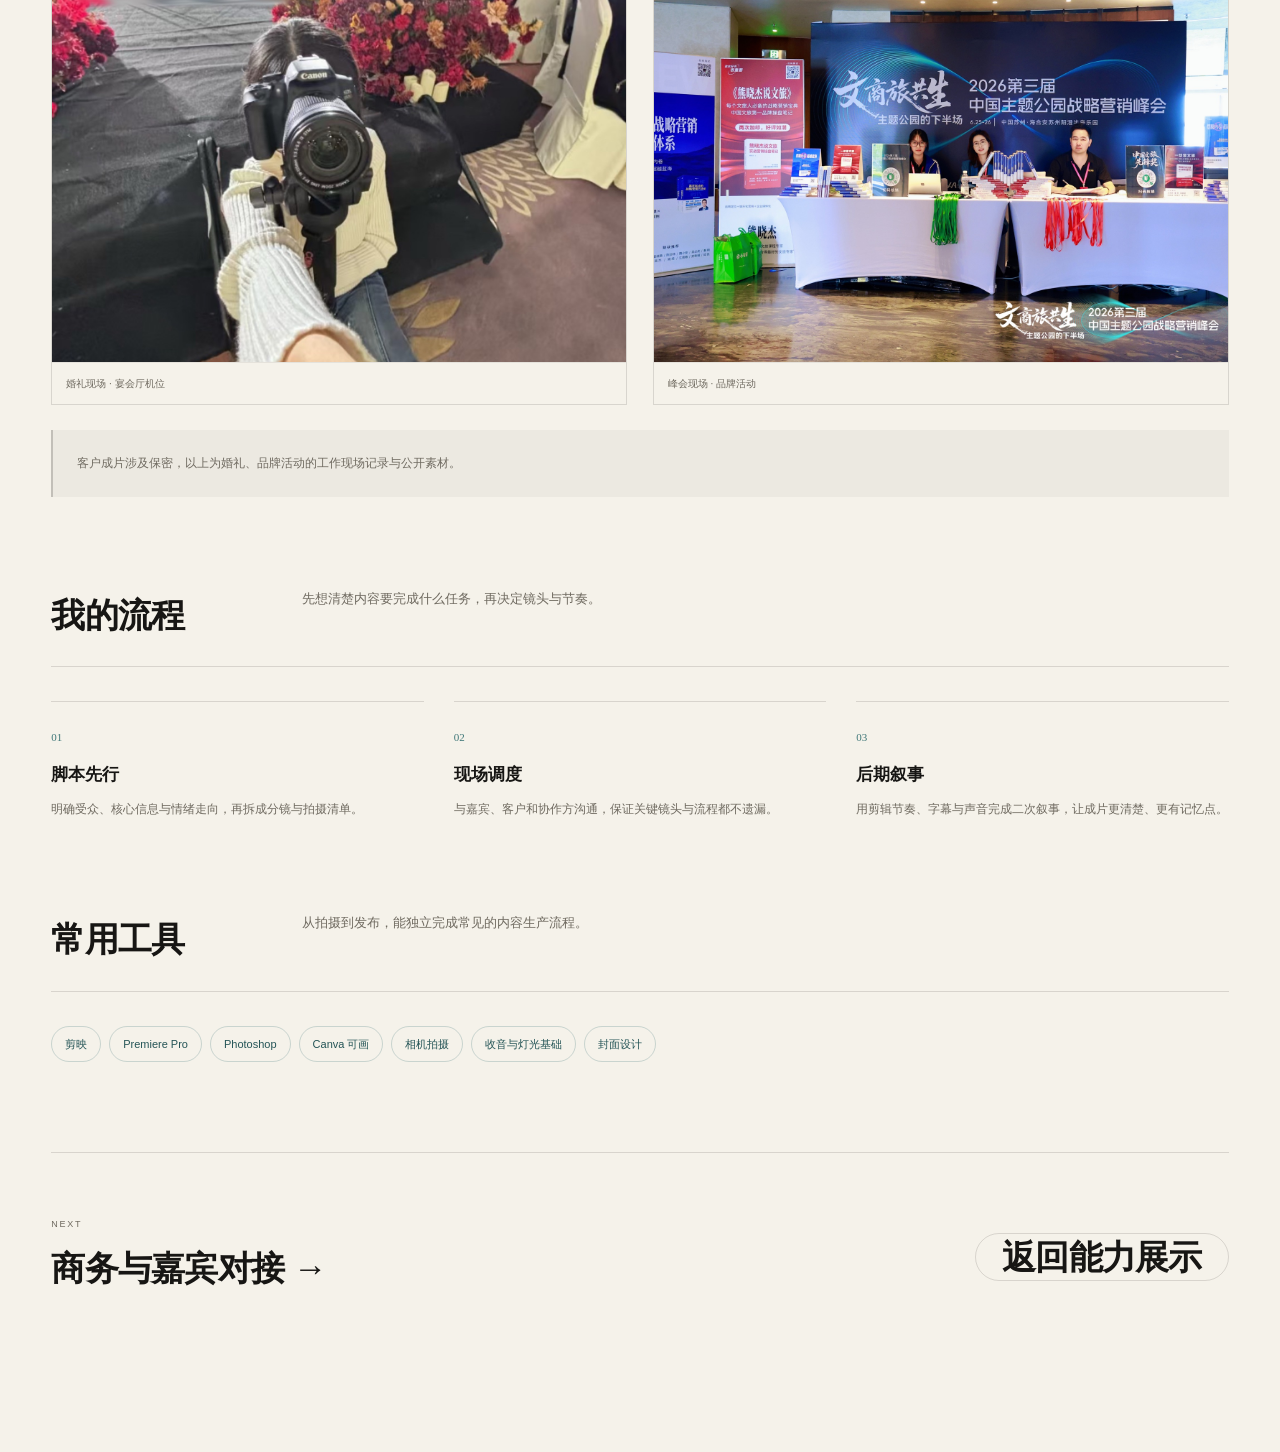
<file: capability-visual.html>
<!doctype html>
<html lang="zh-CN">
<head>
  <meta charset="utf-8">
  <meta name="viewport" content="width=device-width, initial-scale=1">
  <title>摄影剪辑｜郑文凤作品集</title>
  <meta name="description" content="郑文凤的摄影与剪辑能力：活动拍摄、广告短片、后期剪辑与现场执行。">
  <link rel="icon" href="assets/img/favicon.svg" type="image/svg+xml">
  <link rel="stylesheet" href="assets/css/style.css">
</head>
<body>
  <header class="nav">
    <div class="nav__inner">
      <a class="nav__brand" href="index.html">郑文凤<span>WENFENG</span></a>
      <nav class="nav__links" aria-label="主导航">
        <a href="about.html">个人简介</a>
        <a href="index.html#abilities">能力展示</a>
        <a href="work-summit.html#liaison">商务与嘉宾对接</a>
        <a href="skills.html">专业技能</a>
        <a href="index.html#contact">联系</a>
      </nav>
      <a class="btn btn--ghost btn--sm nav__cta" href="assets/郑文凤-简历.pdf" target="_blank" rel="noopener">简历 PDF <span class="arrow">↗</span></a>
      <button class="nav__menu" aria-label="打开菜单" aria-expanded="false"><i></i><i></i></button>
    </div>
  </header>

  <div class="menu-panel">
    <a href="about.html">个人简介</a>
    <a href="index.html#abilities">能力展示</a>
    <a href="work-summit.html#liaison">商务与嘉宾对接</a>
    <a href="skills.html">专业技能</a>
    <a href="index.html#contact">联系</a>
    <small>ZHENG WENFENG · PORTFOLIO 2026</small>
  </div>

  <main>
    <section class="page-hero">
      <div class="wrap">
        <div class="page-hero__top">
          <a href="index.html#abilities">← 能力展示</a>
          <span>02.3 / 摄影剪辑</span>
        </div>
        <h1>从现场，<br>到成片。</h1>
        <p class="page-hero__lead">百余场活动拍摄与后期经验，能独立完成从脚本到成片。</p>
      </div>
    </section>

    <section class="page-body">
      <div class="wrap">
        <div class="page-section" id="video-works">
          <div class="page-section__head">
            <h2>参赛视频</h2>
            <p>集中展示学院奖、大广赛、计算机设计大赛与物理实验竞赛的视频作品。</p>
          </div>
          <div class="video-showcase">
            <div class="video-grid video-grid--portrait">
              <div class="video-card">
                <video controls preload="none" width="720" height="1280" poster="assets/img/video-frames/jingwanhong.jpg">
                  <source src="assets/video/jingwanhong.mp4" type="video/mp4">
                  你的浏览器不支持视频播放。
                </video>
                <div class="video-card__meta">
                  <h3>京万红 · 俘获霸总的秘密</h3>
                  <p>创意短片 / 编剧 · 拍摄 · 剪辑｜2025 学院奖优秀奖</p>
                </div>
              </div>

              <div class="video-card">
                <video controls preload="none" width="720" height="1280" poster="assets/img/video-frames/hpv.jpg">
                  <source src="assets/video/hpv.mp4" type="video/mp4">
                  你的浏览器不支持视频播放。
                </video>
                <div class="video-card__meta">
                  <h3>HPV 检测 · 金银珠宝都不要</h3>
                  <p>创意短片 / 脚本 · 拍摄 · 后期｜2025 学院奖入围奖</p>
                </div>
              </div>

              <div class="video-card">
                <video controls preload="none" width="1080" height="1920" poster="assets/img/video-frames/kexinrou.jpg">
                  <source src="assets/video/kexinrou.mp4" type="video/mp4">
                  你的浏览器不支持视频播放。
                </video>
                <div class="video-card__meta">
                  <h3>可心柔 · 柔软日常</h3>
                  <p>创意短片 / 脚本 · 表演 · 剪辑｜2025 学院奖参赛作品</p>
                </div>
              </div>
            </div>

            <div class="video-grid video-grid--landscape">
              <div class="video-card">
                <video controls preload="none" width="1280" height="720" poster="assets/img/video-frames/yinlu.jpg">
                  <source src="assets/video/yinlu.mp4" type="video/mp4">
                  你的浏览器不支持视频播放。
                </video>
                <div class="video-card__meta">
                  <h3>银鹭花生牛奶</h3>
                  <p>创意短片 / 拍摄 · 剪辑｜2025 学院奖参赛作品</p>
                </div>
              </div>

              <div class="video-card video-card--landscape">
                <video controls preload="none" width="1280" height="720" poster="assets/img/video-frames/tishenyou.jpg">
                  <source src="assets/video/tishenyou.mp4" type="video/mp4">
                  你的浏览器不支持视频播放。
                </video>
                <div class="video-card__meta">
                  <h3>贴身优蛋白 · 扛饿无负担</h3>
                  <p>创意短片｜2025 学院奖入围奖</p>
                </div>
              </div>

              <div class="video-card video-card--landscape">
                <video controls preload="none" width="3840" height="2160" poster="assets/img/wahaha-friendship-cover.jpg">
                  <source src="assets/video/wahaha-friendship.mp4" type="video/mp4">
                  你的浏览器不支持视频播放。
                </video>
                <div class="video-card__meta">
                  <h3>娃哈哈「咖位」· 分享友谊分享爱</h3>
                  <p>品牌创意短片｜大广赛参赛作品</p>
                </div>
              </div>
            </div>

            <div class="video-grid video-grid--two">
              <div class="video-card">
                <video controls playsinline preload="none" width="1280" height="720" poster="assets/img/video-frames/computer-design-2023.jpg">
                  <source src="assets/video/computer-design-2023-web.mp4" type="video/mp4">
                  你的浏览器不支持视频播放。
                </video>
                <div class="video-card__meta">
                  <h3>于虚实间悟真情——〈江城子·记梦〉手法鉴赏</h3>
                  <p>中国大学生计算机设计大赛 · 中南赛区一等奖｜视频 / 动画</p>
                </div>
              </div>

              <div class="video-card">
                <video controls playsinline preload="none" width="640" height="360" poster="assets/img/video-frames/qiaoqiao.jpg">
                  <source src="assets/video/qiaoqiao.m4v" type="video/mp4">
                  你的浏览器不支持视频播放。
                </video>
                <div class="video-card__meta">
                  <h3>别样七夕情——〈鹊桥仙·纤云弄巧〉</h3>
                  <p>中国大学生计算机设计大赛 · 中南赛区一等奖｜视频 / 动画</p>
                </div>
              </div>

              <div class="video-card">
                <video controls playsinline preload="none" width="640" height="360" poster="assets/img/video-frames/physics.jpg">
                  <source src="assets/video/physics-web.mp4" type="video/mp4">
                  你的浏览器不支持视频播放。
                </video>
                <div class="video-card__meta">
                  <h3>基于特种光纤的精密溶液浓度传感器</h3>
                  <p>湖北省物理实验创新设计竞赛 · 二等奖｜拍摄 / 剪辑</p>
                </div>
              </div>
            </div>

            <div class="image-feature image-feature--video">
              <div class="image-feature__media">
                <video class="video-poster-craft" controls preload="none" width="2160" height="3840" poster="assets/img/video-wahaha-craft.jpg">
                  <source src="assets/video/wahaha-craft.mp4" type="video/mp4">
                  你的浏览器不支持视频播放。
                </video>
              </div>
              <div class="image-feature__copy">
                <p class="eyebrow" style="margin-bottom:12px;">Advertising · 2023</p>
                <h3>娃哈哈《匠心臻萃 自带咖位》</h3>
                <p>以定格动画呈现云南阿拉比卡咖啡豆与新西兰奶源的碰撞，再通过办公、学习与休闲场景呈现产品饮用时机。作品获 2023 年大广赛湖北省三等奖、国家级优秀奖。</p>
                <div class="tool-tags">
                  <span>定格动画</span>
                  <span>脚本</span>
                  <span>场景设计</span>
                  <span>后期</span>
                </div>
              </div>
            </div>
          </div>
        </div>

        <div class="page-section" id="luckin-feed">
          <div class="page-section__head">
            <h2>信息流广告项目 · 瑞幸</h2>
            <p>两支竖屏信息流广告，以直接有力的促销钩子完成产品展示与短视频节奏剪辑。</p>
          </div>
          <div class="video-grid video-grid--two video-grid--portrait">
            <div class="video-card">
              <video controls playsinline preload="none" width="720" height="1280" poster="assets/img/video-frames/luckin-feed-01.jpg">
                <source src="assets/video/luckin-feed-01.mp4" type="video/mp4">
                你的浏览器不支持视频播放。
              </video>
              <div class="video-card__meta">
                <h3>瑞幸咖啡 · 速来买！</h3>
                <p>信息流广告 / 竖屏短视频｜剪辑</p>
              </div>
            </div>

            <div class="video-card">
              <video controls playsinline preload="none" width="720" height="1280" poster="assets/img/video-frames/luckin-feed-02.jpg">
                <source src="assets/video/luckin-feed-02.mp4" type="video/mp4">
                你的浏览器不支持视频播放。
              </video>
              <div class="video-card__meta">
                <h3>瑞幸咖啡 · 买就送！</h3>
                <p>信息流广告 / 竖屏短视频｜剪辑</p>
              </div>
            </div>
          </div>
        </div>

        <div class="page-section">
          <div class="page-section__head">
            <h2>音频广告</h2>
            <p>三支大广赛广播广告，用声音完成品牌信息的叙事与记忆点。</p>
          </div>
          <div class="audio-grid">
            <article class="audio-card">
              <div class="audio-card__top"><span>01 / RADIO AD</span><span>00:15</span></div>
              <h3>娃哈哈《AD钙奶好朋友》</h3>
              <p>大广赛音频参赛作品</p>
              <audio controls preload="metadata">
                <source src="assets/audio/wahaha-ad-calcium.mp3" type="audio/mpeg">
                你的浏览器不支持音频播放。
              </audio>
            </article>

            <article class="audio-card">
              <div class="audio-card__top"><span>02 / RADIO AD</span><span>00:30</span></div>
              <h3>娃哈哈《做个不用端着的大人》</h3>
              <p>2026 大广赛广东省二等奖 · 音频广告</p>
              <audio controls preload="metadata">
                <source src="assets/audio/wahaha-grown-up.mp3" type="audio/mpeg">
                你的浏览器不支持音频播放。
              </audio>
            </article>

            <article class="audio-card">
              <div class="audio-card__top"><span>03 / RADIO AD</span><span>00:30</span></div>
              <h3>联通文创《当八百里加急按下快进键》</h3>
              <p>2026 大广赛广东省三等奖 · 音频广告</p>
              <audio controls preload="metadata">
                <source src="assets/audio/unicom-ancient-road.m4a" type="audio/mp4">
                你的浏览器不支持音频播放。
              </audio>
            </article>
          </div>
        </div>

        <div class="page-section" id="original-videos">
          <div class="page-section__head">
            <h2>视频作品</h2>
            <p>课程创作与校园影像，展示独立完成或参与制作的视频表达能力。</p>
          </div>
          <div class="video-grid video-grid--two">
            <div class="video-card video-card--wide">
              <video controls playsinline preload="none" width="1272" height="720" poster="assets/img/video-frames/group-promo.jpg">
                <source src="assets/video/group-promo.mp4" type="video/mp4">
                你的浏览器不支持视频播放。
              </video>
              <div class="video-card__meta">
                <h3>小组宣传视频</h3>
                <p>校园宣传视频 / 视频作品</p>
              </div>
            </div>
          </div>
        </div>

        <div class="page-section" id="xiong-videos">
          <div class="page-section__head">
            <h2>熊晓杰说文旅相关视频</h2>
            <p>包含创始人 IP 视频号内容，以及同一项目体系下的中国主题公园战略营销峰会预热、混剪与采访视频。</p>
          </div>
          <div class="video-showcase">
            <div class="video-card video-card--story">
              <video controls preload="none" width="272" height="480" poster="assets/img/video-frames/xiong-story.jpg">
                <source src="assets/video/xiong-story.m4v" type="video/mp4">
                你的浏览器不支持视频播放。
              </video>
              <div class="video-card__meta">
                <h3>熊晓杰说文旅 · 视频号内容</h3>
                <p>时代文旅任职期间（2026年3月-2026年9月）熊晓杰说文旅视频号视频均由我剪辑制作，此处展示一个作为示例。</p>
              </div>
            </div>

            <div class="video-grid">
              <div class="video-card">
                <video controls playsinline preload="metadata" width="1080" height="1920" poster="assets/img/video-frames/summit-single.jpg">
                  <source src="assets/video/summit-single.mp4" type="video/mp4">
                  你的浏览器不支持视频播放。
                </video>
                <div class="video-card__meta">
                  <h3>峰会预热 · 单人视频</h3>
                  <p>策划 · 剪辑｜2026 主题公园战略营销峰会</p>
                </div>
              </div>

              <div class="video-card">
                <video controls playsinline preload="metadata" width="1080" height="1920" poster="assets/img/video-frames/summit-mix.jpg">
                  <source src="assets/video/summit-mix.mp4" type="video/mp4">
                  你的浏览器不支持视频播放。
                </video>
                <div class="video-card__meta">
                  <h3>峰会预热 · 混剪</h3>
                  <p>策划 · 剪辑｜2026 主题公园战略营销峰会</p>
                </div>
              </div>

              <div class="video-card">
                <video controls playsinline preload="metadata" width="1280" height="720" poster="assets/img/video-frames/summit-interview.jpg">
                  <source src="assets/video/summit-interview.mp4" type="video/mp4">
                  你的浏览器不支持视频播放。
                </video>
                <div class="video-card__meta">
                  <h3>峰会现场 · 采访视频</h3>
                  <p>策划 · 剪辑｜2026 主题公园战略营销峰会</p>
                </div>
              </div>
            </div>
          </div>
        </div>

        <div class="page-section">
          <div class="page-section__head">
            <h2>封面与海报</h2>
            <p>围绕时代文旅内容视觉与峰会传播，完成封面、海报、系列物料与社媒发布呈现。</p>
          </div>
          <div class="poster-series">
            <div class="poster-series__head">
              <div>
                <span>01 / SUMMIT SERIES</span>
                <h3>峰会预热海报</h3>
              </div>
              <p>以统一视觉语言完成活动信息发布与嘉宾议题预热。</p>
            </div>
            <div class="poster-series__track poster-series__track--poster" tabindex="0" aria-label="峰会预热海报系列，可左右滑动">
              <figure>
                <img src="assets/img/summit/covers/preheat-01.jpg" alt="主题公园峰会预热海报 01" loading="lazy">
                <figcaption>预热海报 · 01</figcaption>
              </figure>
              <figure>
                <img src="assets/img/summit/covers/preheat-02.jpg" alt="主题公园峰会预热海报 02" loading="lazy">
                <figcaption>预热海报 · 02</figcaption>
              </figure>
              <figure>
                <img src="assets/img/summit/covers/preheat-03.jpg" alt="主题公园峰会预热海报 03" loading="lazy">
                <figcaption>预热海报 · 03</figcaption>
              </figure>
              <figure>
                <img src="assets/img/summit/covers/preheat-04.jpg" alt="主题公园峰会预热海报 04" loading="lazy">
                <figcaption>预热海报 · 04</figcaption>
              </figure>
              <figure>
                <img src="assets/img/summit/covers/preheat-05.jpg" alt="主题公园峰会预热海报 05" loading="lazy">
                <figcaption>预热海报 · 05</figcaption>
              </figure>
              <figure>
                <img src="assets/img/summit/covers/preheat-06.jpg" alt="主题公园峰会预热海报 06" loading="lazy">
                <figcaption>预热海报 · 06</figcaption>
              </figure>
              <figure>
                <img src="assets/img/summit/covers/preheat-07.jpg" alt="主题公园峰会预热海报 07" loading="lazy">
                <figcaption>预热海报 · 07</figcaption>
              </figure>
              <figure>
                <img src="assets/img/summit/covers/preheat-08.jpg" alt="主题公园峰会预热海报 08" loading="lazy">
                <figcaption>预热海报 · 08</figcaption>
              </figure>
              <figure>
                <img src="assets/img/summit/covers/preheat-09.jpg" alt="主题公园峰会预热海报 09" loading="lazy">
                <figcaption>预热海报 · 09</figcaption>
              </figure>
            </div>
          </div>

          <div class="poster-series">
            <div class="poster-series__head">
              <div>
                <span>02 / TOPIC COVERS</span>
                <h3>嘉宾主题封面</h3>
              </div>
              <p>围绕嘉宾观点提炼主题，形成可识别、可延展的系列封面。</p>
            </div>
            <div class="poster-series__track poster-series__track--poster" tabindex="0" aria-label="峰会嘉宾主题封面系列，可左右滑动">
              <figure>
                <img src="assets/img/summit/covers/agenda-01.png" alt="主题公园峰会嘉宾主题封面 01" loading="lazy">
                <figcaption>主题封面 · 01</figcaption>
              </figure>
              <figure>
                <img src="assets/img/summit/covers/agenda-02.png" alt="主题公园峰会嘉宾主题封面 02" loading="lazy">
                <figcaption>主题封面 · 02</figcaption>
              </figure>
              <figure>
                <img src="assets/img/summit/covers/agenda-03.png" alt="主题公园峰会嘉宾主题封面 03" loading="lazy">
                <figcaption>主题封面 · 03</figcaption>
              </figure>
              <figure>
                <img src="assets/img/summit/covers/agenda-04.png" alt="主题公园峰会嘉宾主题封面 04" loading="lazy">
                <figcaption>主题封面 · 04</figcaption>
              </figure>
            </div>
          </div>

          <div class="poster-series">
            <div class="poster-series__head">
              <div>
                <span>03 / GUEST POSTERS</span>
                <h3>嘉宾人物海报</h3>
              </div>
              <p>统一人物呈现、标题层级与峰会标识，形成完整人物海报序列。</p>
            </div>
            <figure class="poster-series__snapshot">
              <img src="assets/img/summit/guest-poster-contact-sheet.jpg" alt="2026 主题公园战略营销峰会嘉宾人物海报合集截图" loading="lazy">
              <figcaption>嘉宾人物海报合集 · 12 位嘉宾</figcaption>
            </figure>
          </div>

          <div class="publish-record">
            <div class="poster-series__head">
              <div>
                <span>04 / XIAOHONGSHU</span>
                <h3>时代文旅编辑部 · 小红书发布</h3>
              </div>
              <p>从选题、图文编辑到标题与发布排版的完整后台呈现。</p>
            </div>
            <div class="publish-record__grid">
              <figure>
                <img src="assets/img/ops/xhs-editor-01.jpg" alt="时代文旅编辑部小红书发布记录：《牛来》爆火，到底有多牛？" loading="lazy">
                <figcaption>《牛来》爆火，到底有多牛？</figcaption>
              </figure>
              <figure>
                <img src="assets/img/ops/xhs-editor-02.jpg" alt="时代文旅编辑部小红书发布记录：瑞幸七夕联名翻车" loading="lazy">
                <figcaption>瑞幸七夕联名翻车</figcaption>
              </figure>
              <figure>
                <img src="assets/img/ops/xhs-editor-03.jpg" alt="时代文旅编辑部小红书发布记录：全球最大零食店与文旅景区" loading="lazy">
                <figcaption>全球最大零食店与文旅景区</figcaption>
              </figure>
            </div>
          </div>
        </div>

        <div class="page-section">
          <div class="page-section__head">
            <h2>获奖作品与奖项</h2>
            <p>部分作品与获奖证书展示。</p>
          </div>
          <div class="award-archive-grid">
            <article class="award-archive">
              <img class="award-archive__media" src="assets/img/awards/award-jingwanhong.jpg" alt="京万红俘获霸总的秘密学院奖优秀奖证书" loading="lazy">
              <div class="award-archive__body">
                <span>2025 学院奖 · 优秀奖</span>
                <h3>京万红《俘获霸总的秘密》</h3>
                <p>获奖证书已展示，作品视频见上方参赛视频区。</p>
              </div>
            </article>
            <article class="award-archive">
              <img class="award-archive__media" src="assets/img/awards/award-hpv.jpg" alt="金银珠宝都不要只要HPV检测报告学院奖入围奖证书" loading="lazy">
              <div class="award-archive__body">
                <span>2025 学院奖 · 入围奖</span>
                <h3>《金银珠宝都不要，只要HPV检测报告》</h3>
                <p>获奖证书已展示，作品视频见上方参赛视频区。</p>
              </div>
            </article>
            <article class="award-archive">
              <img class="award-archive__media" src="assets/img/awards/award-tishenyou.jpg" alt="贴身优蛋白扛饿无负担学院奖入围奖证书" loading="lazy">
              <div class="award-archive__body">
                <span>2025 学院奖 · 入围奖</span>
                <h3>《贴身优蛋白，扛饿无负担》</h3>
                <p>获奖证书已展示，作品视频见上方参赛视频区。</p>
              </div>
            </article>
            <article class="award-archive">
              <img class="award-archive__media" src="assets/img/awards/award-qiaoqiao.jpg" alt="别样七夕情鹊桥仙纤云弄巧计算机设计大赛获奖证书" loading="lazy">
              <div class="award-archive__body">
                <span>2024 中国大学生计算机设计大赛 · 中南赛区一等奖</span>
                <h3>别样七夕情——〈鹊桥仙·纤云弄巧〉</h3>
                <p>视频与动画方向，完整作品见上方参赛视频区。</p>
              </div>
            </article>
            <article class="award-archive">
              <img class="award-archive__media" src="assets/img/awards/award-wahaha-craft.png" alt="娃哈哈匠心臻萃自带咖位大广赛湖北省三等奖及国家级优秀奖证书" loading="lazy">
              <div class="award-archive__body">
                <span>2023 大广赛 · 湖北省三等奖 + 国家级优秀奖</span>
                <h3>娃哈哈《匠心臻萃 自带咖位》</h3>
                <p>获奖证书已补充，作品视频与海报封面见上方参赛视频区。</p>
              </div>
            </article>
            <article class="award-archive award-archive--text">
              <div class="award-archive__year">2023</div>
              <div class="award-archive__body">
                <span>中国大学生计算机设计大赛 · 中南赛区一等奖</span>
                <h3>于虚实间悟真情——〈江城子·记梦〉手法鉴赏</h3>
                <p>视频与动画方向，完整作品见上方参赛视频区。</p>
              </div>
            </article>
            <article class="award-archive award-archive--text">
              <div class="award-archive__year">2022</div>
              <div class="award-archive__body">
                <span>大广赛 · 湖北省优秀奖</span>
                <h3>娃哈哈《选我》</h3>
                <p>创意广告作品获湖北省优秀奖。</p>
              </div>
            </article>
          </div>
        </div>

        <div class="page-section" id="on-site-shooting">
          <div class="page-section__head">
            <h2>拍摄与执行</h2>
            <p>从婚礼、品牌活动到行业峰会，习惯在现场处理突发状况。</p>
          </div>
          <div class="data-strip">
            <div class="data-cell"><strong>百余场</strong><span>婚礼 / 品牌活动拍摄</span></div>
            <div class="data-cell"><strong>12</strong><span>参与策划项目的视频产出</span></div>
            <div class="data-cell"><strong>4500+</strong><span>峰会直播观看</span></div>
            <div class="data-cell"><strong>10w+</strong><span>系列视频播放总量</span></div>
          </div>
          <div class="photo-wall photo-wall--two">
            <figure>
              <img src="assets/img/photography/wedding-01.jpg" alt="婚礼宴会厅内的拍摄机位与现场" loading="lazy">
              <figcaption>婚礼现场 · 宴会厅机位</figcaption>
            </figure>
            <figure>
              <img src="assets/img/photography/event-01.jpg" alt="主题公园战略营销峰会现场" loading="lazy">
              <figcaption>峰会现场 · 品牌活动</figcaption>
            </figure>
          </div>
          <div class="note-box">客户成片涉及保密，以上为婚礼、品牌活动的工作现场记录与公开素材。</div>
        </div>

        <div class="page-section">
          <div class="page-section__head">
            <h2>我的流程</h2>
            <p>先想清楚内容要完成什么任务，再决定镜头与节奏。</p>
          </div>
          <div class="method-grid">
            <div class="method-item">
              <h3>脚本先行</h3>
              <p>明确受众、核心信息与情绪走向，再拆成分镜与拍摄清单。</p>
            </div>
            <div class="method-item">
              <h3>现场调度</h3>
              <p>与嘉宾、客户和协作方沟通，保证关键镜头与流程都不遗漏。</p>
            </div>
            <div class="method-item">
              <h3>后期叙事</h3>
              <p>用剪辑节奏、字幕与声音完成二次叙事，让成片更清楚、更有记忆点。</p>
            </div>
          </div>
        </div>

        <div class="page-section">
          <div class="page-section__head">
            <h2>常用工具</h2>
            <p>从拍摄到发布，能独立完成常见的内容生产流程。</p>
          </div>
          <div class="tool-tags">
            <span>剪映</span>
            <span>Premiere Pro</span>
            <span>Photoshop</span>
            <span>Canva 可画</span>
            <span>相机拍摄</span>
            <span>收音与灯光基础</span>
            <span>封面设计</span>
          </div>
        </div>

        <div class="page-next">
          <div>
            <small>Next</small>
            <a href="work-summit.html#liaison">商务与嘉宾对接 →</a>
          </div>
          <a class="btn btn--ghost" href="index.html#abilities">返回能力展示</a>
        </div>
      </div>
    </section>
  </main>

  <script src="assets/js/main.js"></script>
</body>
</html>
</file>
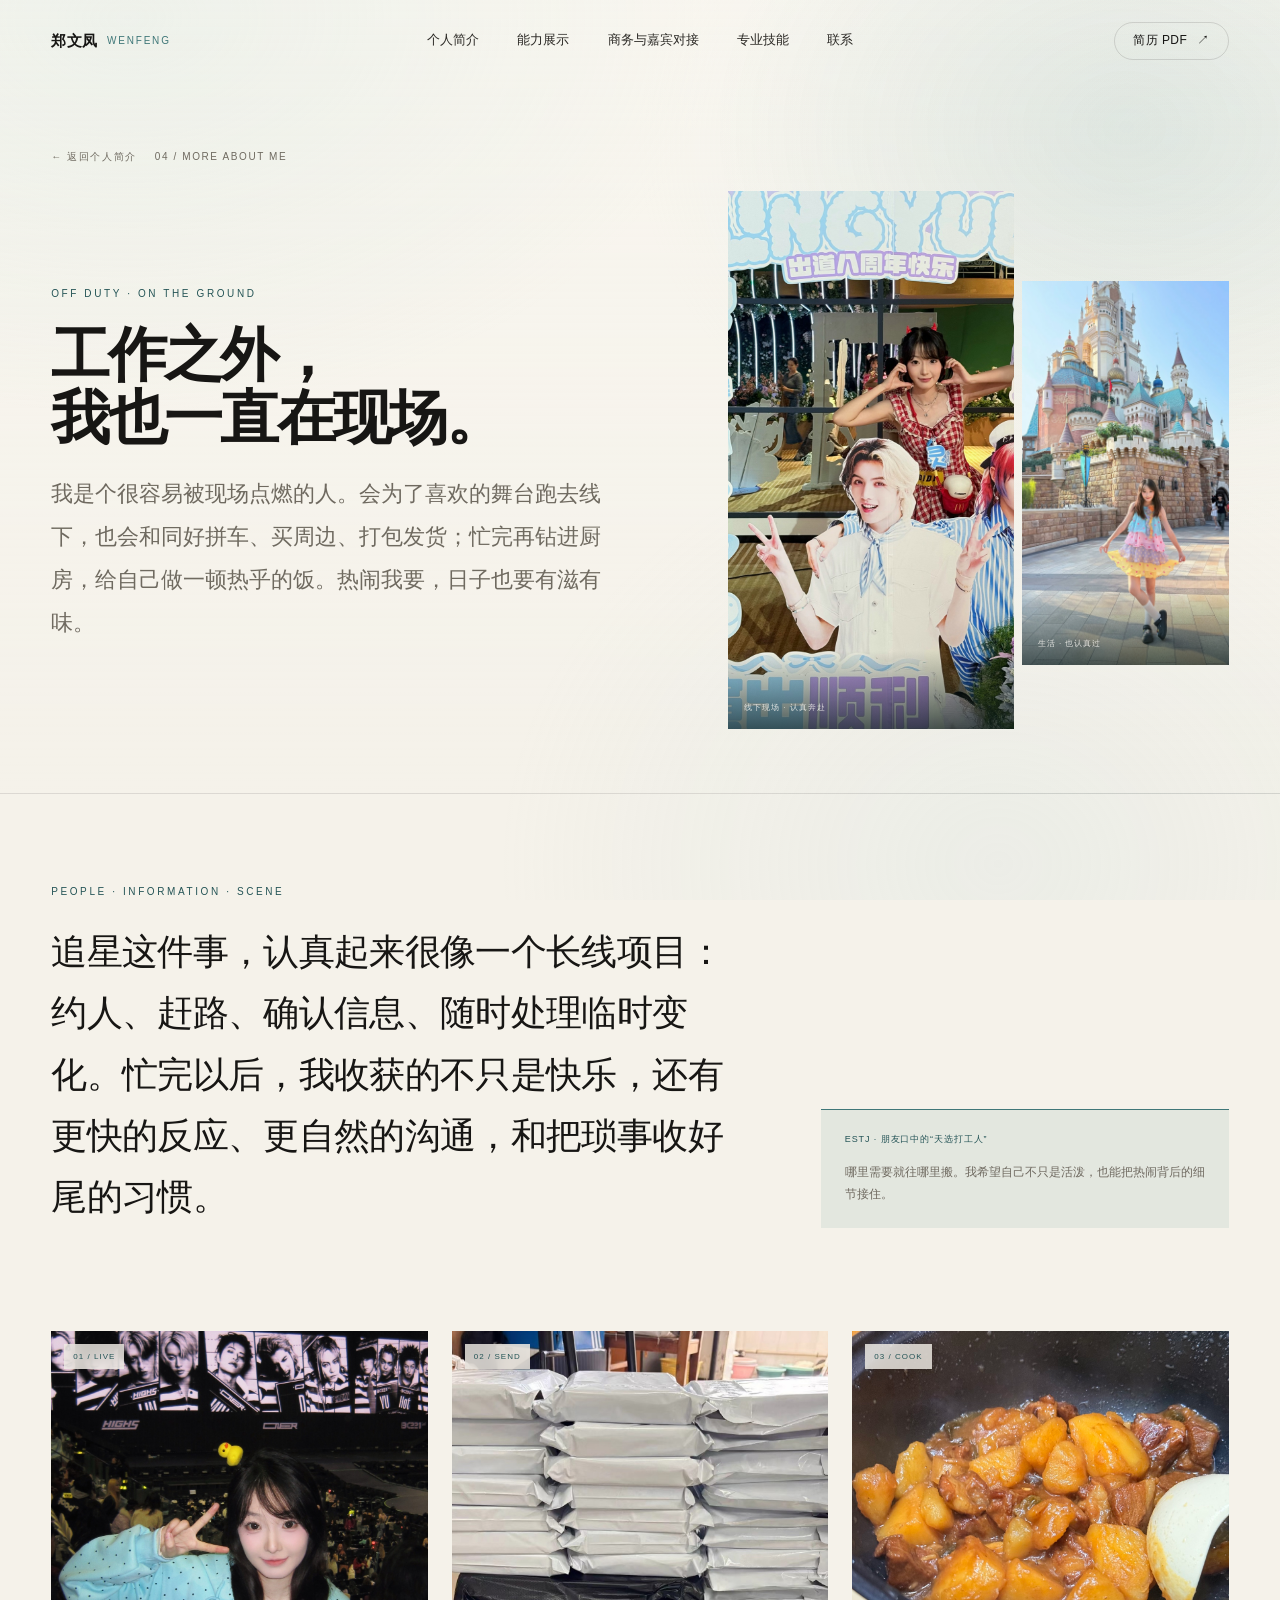
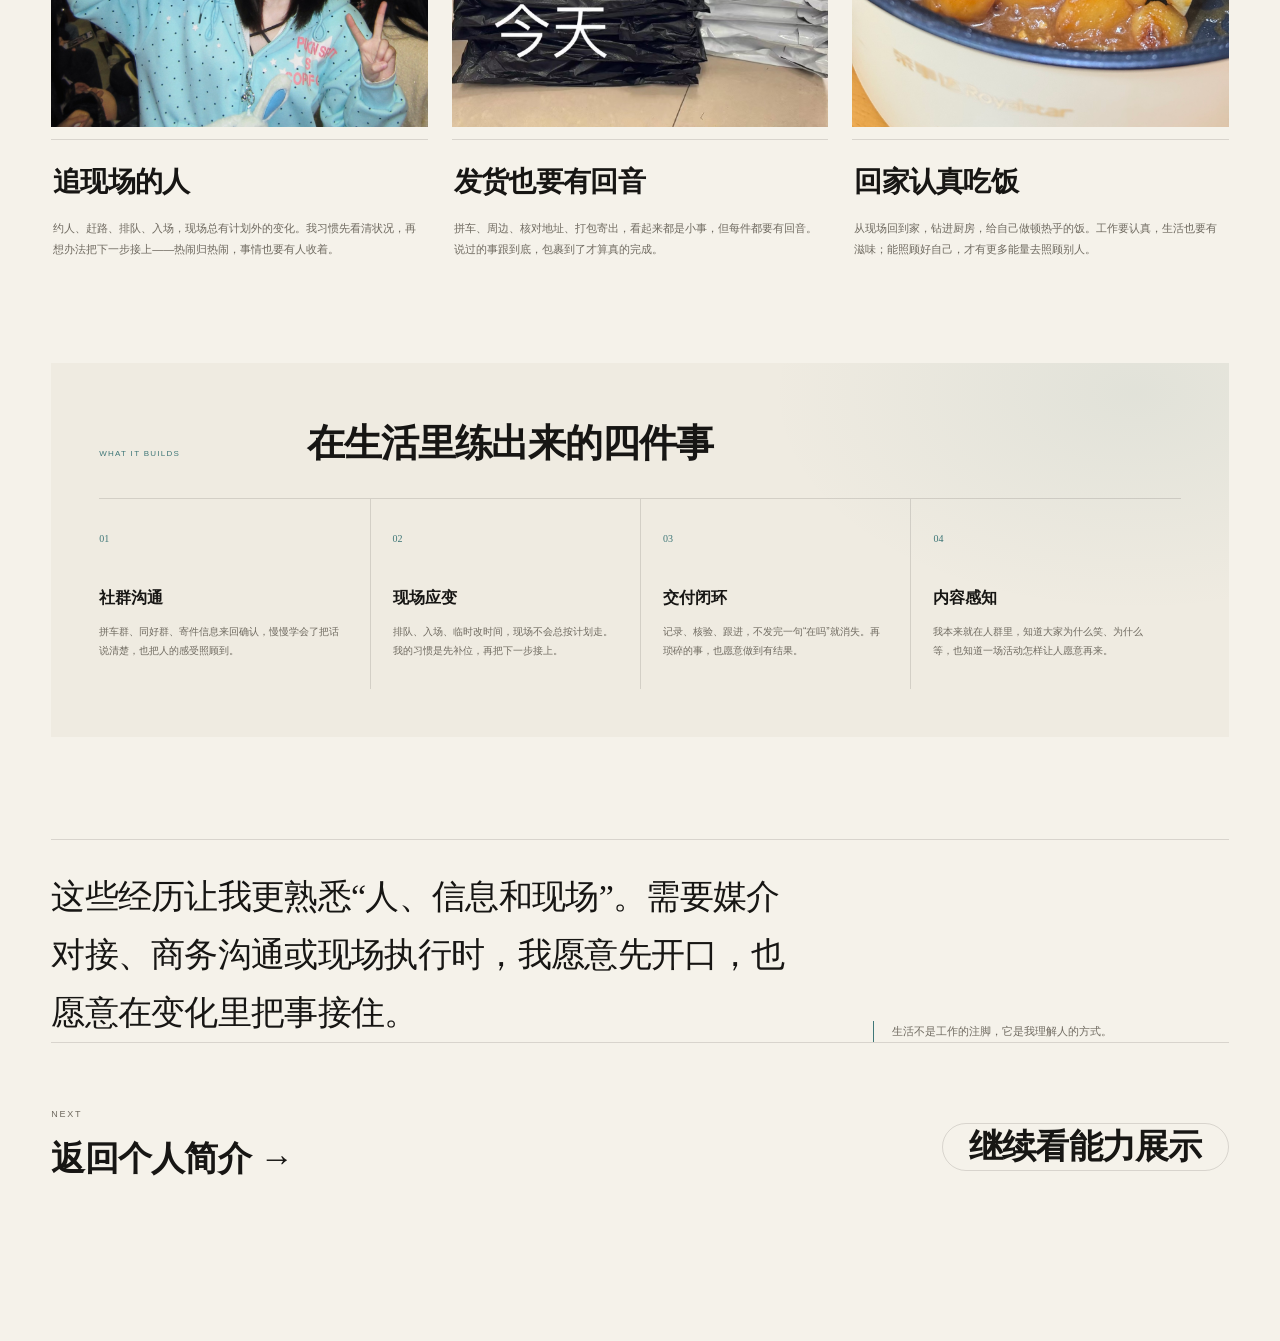
<file: life.html>
<!doctype html>
<html lang="zh-CN">
<head>
  <meta charset="utf-8">
  <meta name="viewport" content="width=device-width, initial-scale=1">
  <title>工作之外｜郑文凤作品集</title>
  <meta name="description" content="工作之外的郑文凤：追星、线下活动、周边拼车、打包发货与认真做饭。">
  <link rel="icon" href="assets/img/favicon.svg" type="image/svg+xml">
  <link rel="stylesheet" href="assets/css/style.css">
</head>
<body class="life-page">
  <header class="nav">
    <div class="nav__inner">
      <a class="nav__brand" href="index.html">郑文凤<span>WENFENG</span></a>
      <nav class="nav__links" aria-label="主导航">
        <a href="about.html">个人简介</a>
        <a href="index.html#abilities">能力展示</a>
        <a href="work-summit.html#liaison">商务与嘉宾对接</a>
        <a href="skills.html">专业技能</a>
        <a href="index.html#contact">联系</a>
      </nav>
      <a class="btn btn--ghost btn--sm nav__cta" href="assets/郑文凤-简历.pdf" target="_blank" rel="noopener">简历 PDF <span class="arrow">↗</span></a>
      <button class="nav__menu" aria-label="打开菜单" aria-expanded="false"><i></i><i></i></button>
    </div>
  </header>

  <div class="menu-panel">
    <a href="about.html">个人简介</a>
    <a href="index.html#abilities">能力展示</a>
    <a href="work-summit.html#liaison">商务与嘉宾对接</a>
    <a href="skills.html">专业技能</a>
    <a href="index.html#contact">联系</a>
    <small>ZHENG WENFENG · PORTFOLIO 2026</small>
  </div>

  <main>
    <section class="page-hero life-hero">
      <div class="wrap">
        <div class="page-hero__top">
          <a href="about.html">← 返回个人简介</a>
          <span>04 / MORE ABOUT ME</span>
        </div>
        <div class="life-hero__grid">
          <div class="life-hero__copy">
            <p class="eyebrow">Off duty · On the ground</p>
            <h1>工作之外，<br>我也一直在现场。</h1>
            <p class="page-hero__lead">我是个很容易被现场点燃的人。会为了喜欢的舞台跑去线下，也会和同好拼车、买周边、打包发货；忙完再钻进厨房，给自己做一顿热乎的饭。热闹我要，日子也要有滋有味。</p>
          </div>
          <div class="life-hero__collage" aria-label="追星现场与日常照片">
            <figure class="life-hero__main">
              <img src="assets/img/life-story/fandom.jpg" alt="郑文凤参加线下活动时留影" loading="eager" decoding="async">
              <figcaption>线下现场 · 认真奔赴</figcaption>
            </figure>
            <figure class="life-hero__aside">
              <img src="assets/img/life-story/daily.jpg" alt="郑文凤在主题乐园游玩的生活照" loading="eager" decoding="async">
              <figcaption>生活 · 也认真过</figcaption>
            </figure>
          </div>
        </div>
      </div>
    </section>

    <section class="page-body">
      <div class="wrap">
        <div class="page-section life-intro">
          <div class="life-intro__statement">
            <p class="eyebrow">People · Information · Scene</p>
            <p class="life-intro__quote">追星这件事，认真起来很像一个长线项目：约人、赶路、确认信息、随时处理临时变化。忙完以后，我收获的不只是快乐，还有更快的反应、更自然的沟通，和把琐事收好尾的习惯。</p>
          </div>
          <aside class="life-intro__mbti">
            <span>ESTJ · 朋友口中的“天选打工人”</span>
            <p>哪里需要就往哪里搬。我希望自己不只是活泼，也能把热闹背后的细节接住。</p>
          </aside>
        </div>

        <div class="life-triptych">
          <article class="life-card">
            <figure>
              <img src="assets/img/life-story/offsite.jpg" alt="郑文凤在线下活动现场留影" loading="lazy" decoding="async">
              <figcaption>01 / LIVE</figcaption>
            </figure>
            <div class="life-card__body">
              <h2>追现场的人</h2>
              <p>约人、赶路、排队、入场，现场总有计划外的变化。我习惯先看清状况，再想办法把下一步接上——热闹归热闹，事情也要有人收着。</p>
            </div>
          </article>

          <article class="life-card">
            <figure>
              <img src="assets/img/life-story/delivery.jpg" alt="核对后准备寄出的快递包裹" loading="lazy" decoding="async">
              <figcaption>02 / SEND</figcaption>
            </figure>
            <div class="life-card__body">
              <h2>发货也要有回音</h2>
              <p>拼车、周边、核对地址、打包寄出，看起来都是小事，但每件都要有回音。说过的事跟到底，包裹到了才算真的完成。</p>
            </div>
          </article>

          <article class="life-card">
            <figure>
              <img src="assets/img/life-story/cooking.jpg" alt="郑文凤做的土豆炖肉" loading="lazy" decoding="async">
              <figcaption>03 / COOK</figcaption>
            </figure>
            <div class="life-card__body">
              <h2>回家认真吃饭</h2>
              <p>从现场回到家，钻进厨房，给自己做顿热乎的饭。工作要认真，生活也要有滋味；能照顾好自己，才有更多能量去照顾别人。</p>
            </div>
          </article>
        </div>

        <section class="life-capabilities" aria-labelledby="life-capabilities-title">
          <div class="life-capabilities__head">
            <span>WHAT IT BUILDS</span>
            <h2 id="life-capabilities-title">在生活里练出来的四件事</h2>
          </div>
          <div class="life-capabilities__grid">
            <article>
              <span>01</span>
              <h3>社群沟通</h3>
              <p>拼车群、同好群、寄件信息来回确认，慢慢学会了把话说清楚，也把人的感受照顾到。</p>
            </article>
            <article>
              <span>02</span>
              <h3>现场应变</h3>
              <p>排队、入场、临时改时间，现场不会总按计划走。我的习惯是先补位，再把下一步接上。</p>
            </article>
            <article>
              <span>03</span>
              <h3>交付闭环</h3>
              <p>记录、核验、跟进，不发完一句“在吗”就消失。再琐碎的事，也愿意做到有结果。</p>
            </article>
            <article>
              <span>04</span>
              <h3>内容感知</h3>
              <p>我本来就在人群里，知道大家为什么笑、为什么等，也知道一场活动怎样让人愿意再来。</p>
            </article>
          </div>
        </section>

        <div class="life-closing">
          <p>这些经历让我更熟悉“人、信息和现场”。需要媒介对接、商务沟通或现场执行时，我愿意先开口，也愿意在变化里把事接住。</p>
          <span>生活不是工作的注脚，它是我理解人的方式。</span>
        </div>

        <div class="page-next">
          <div>
            <small>Next</small>
            <a href="about.html">返回个人简介 →</a>
          </div>
          <a class="btn btn--ghost" href="capability-planning.html">继续看能力展示</a>
        </div>
      </div>
    </section>
  </main>

  <script src="assets/js/main.js"></script>
</body>
</html>
</file>
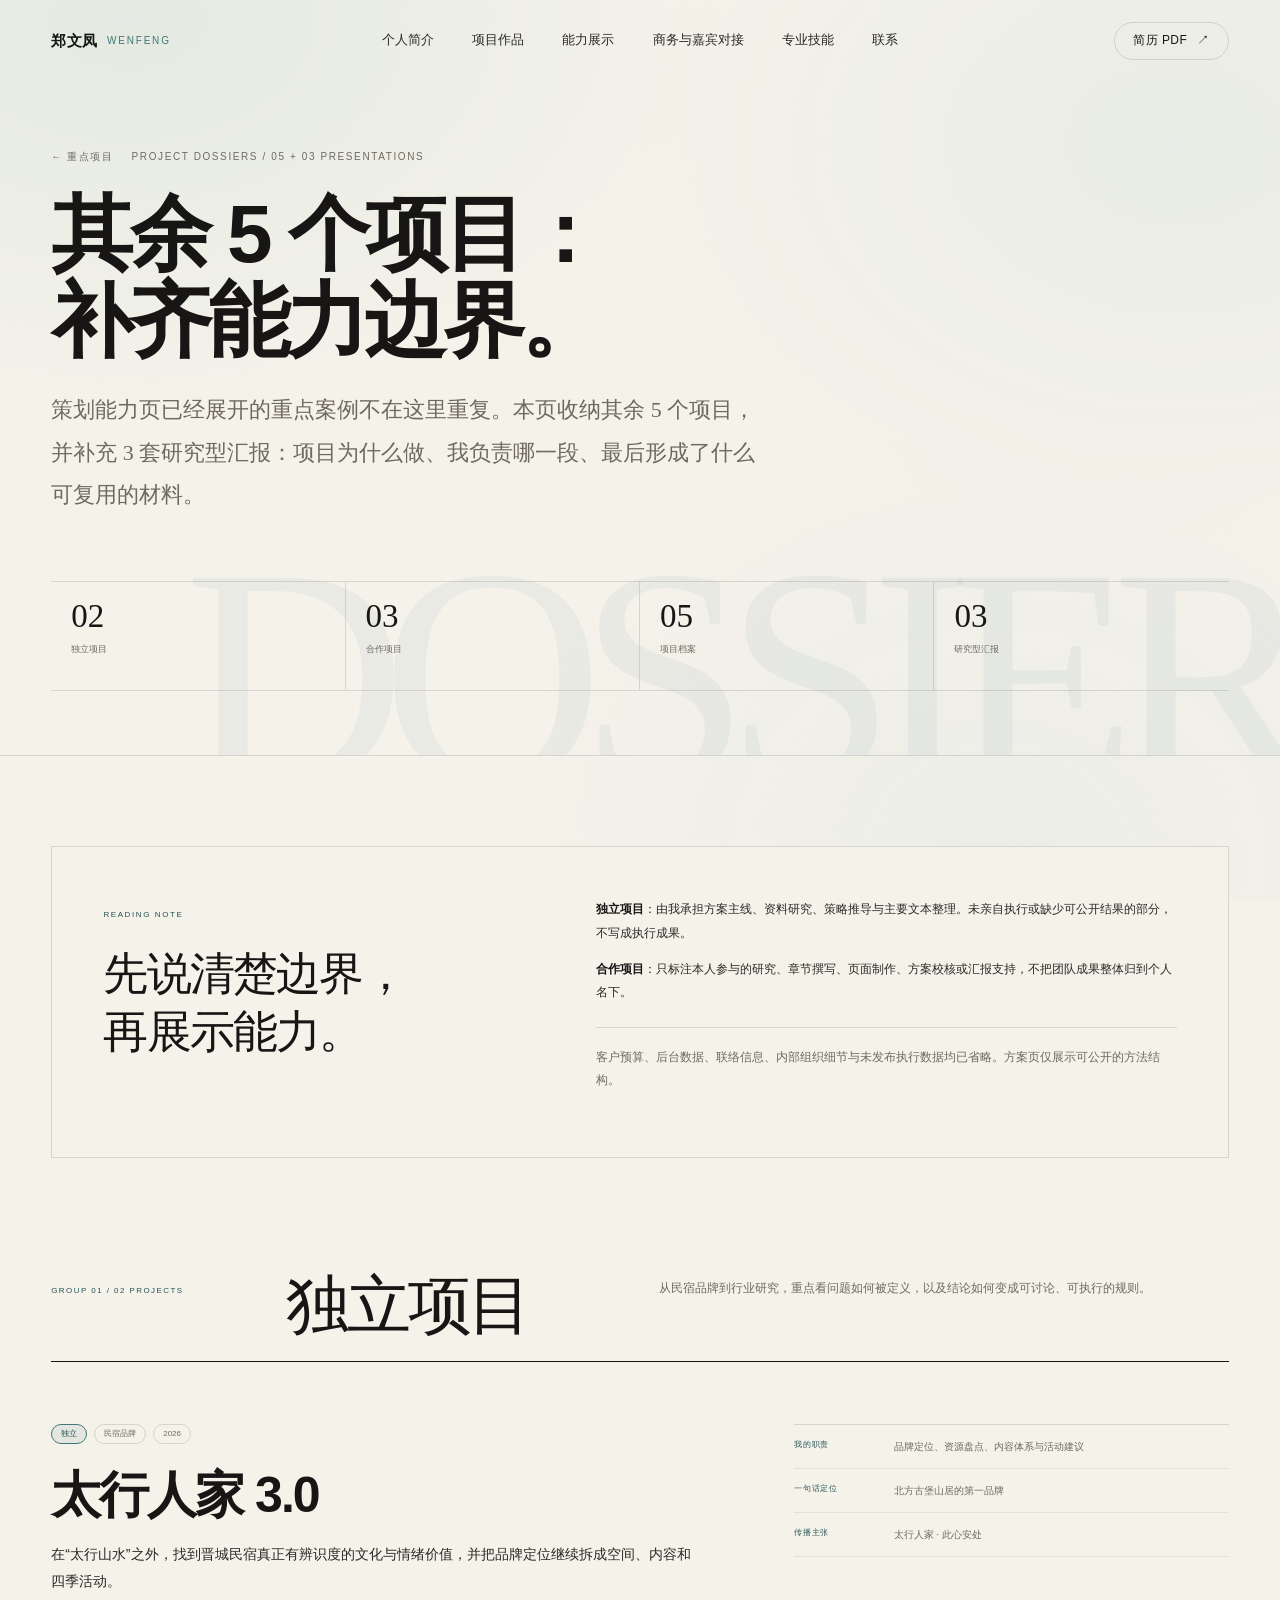
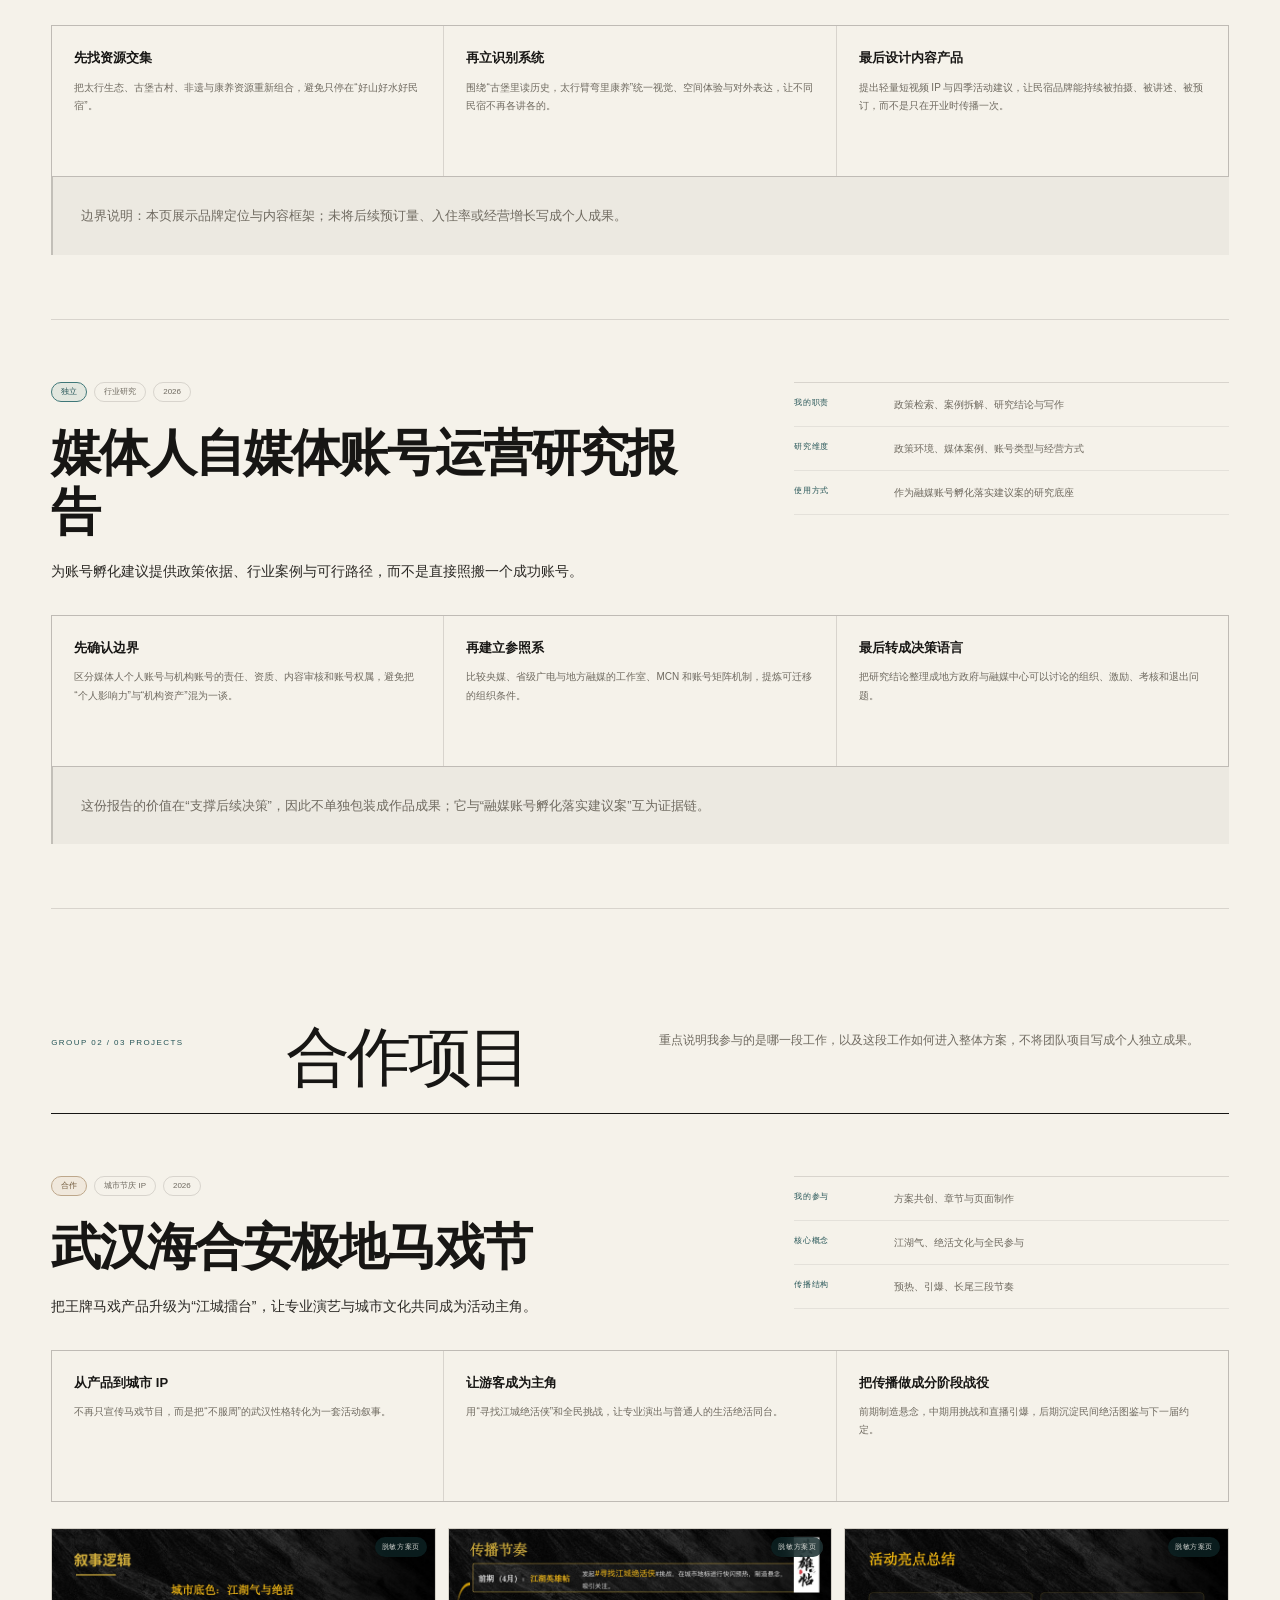
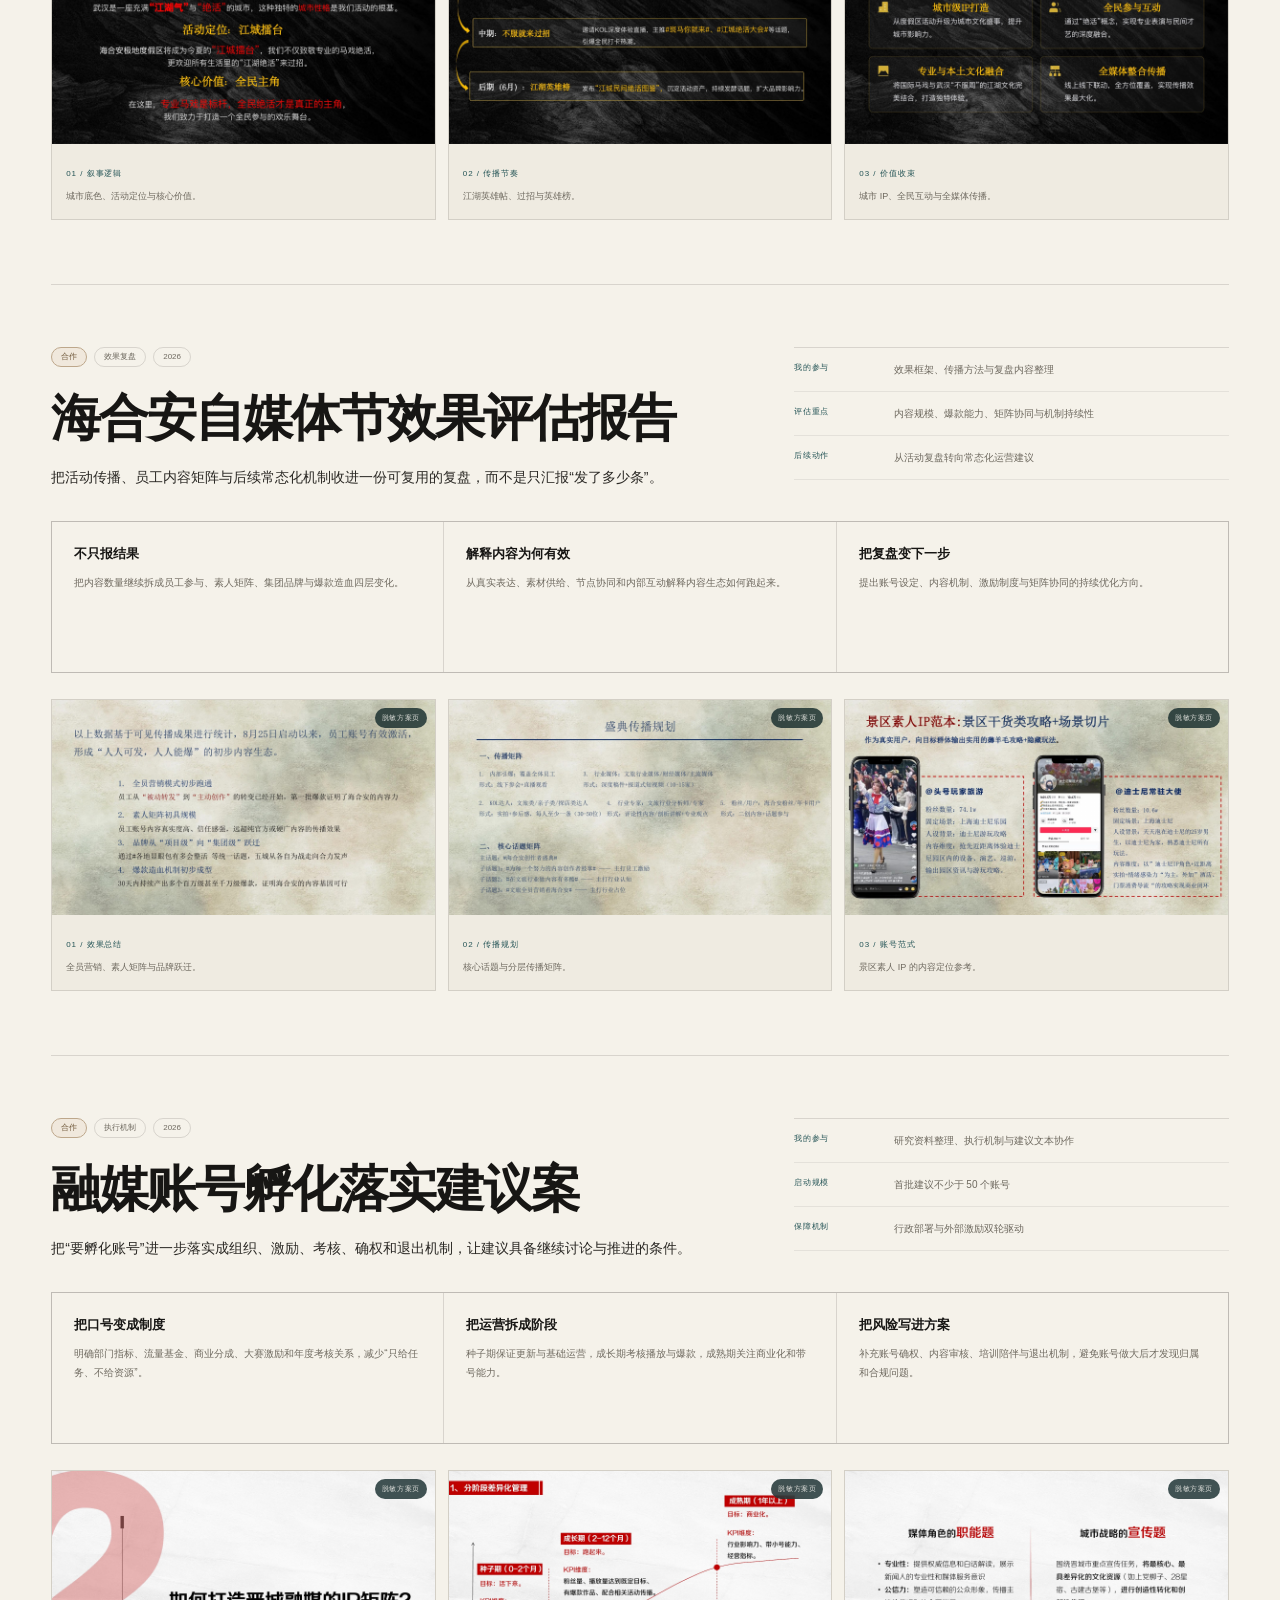
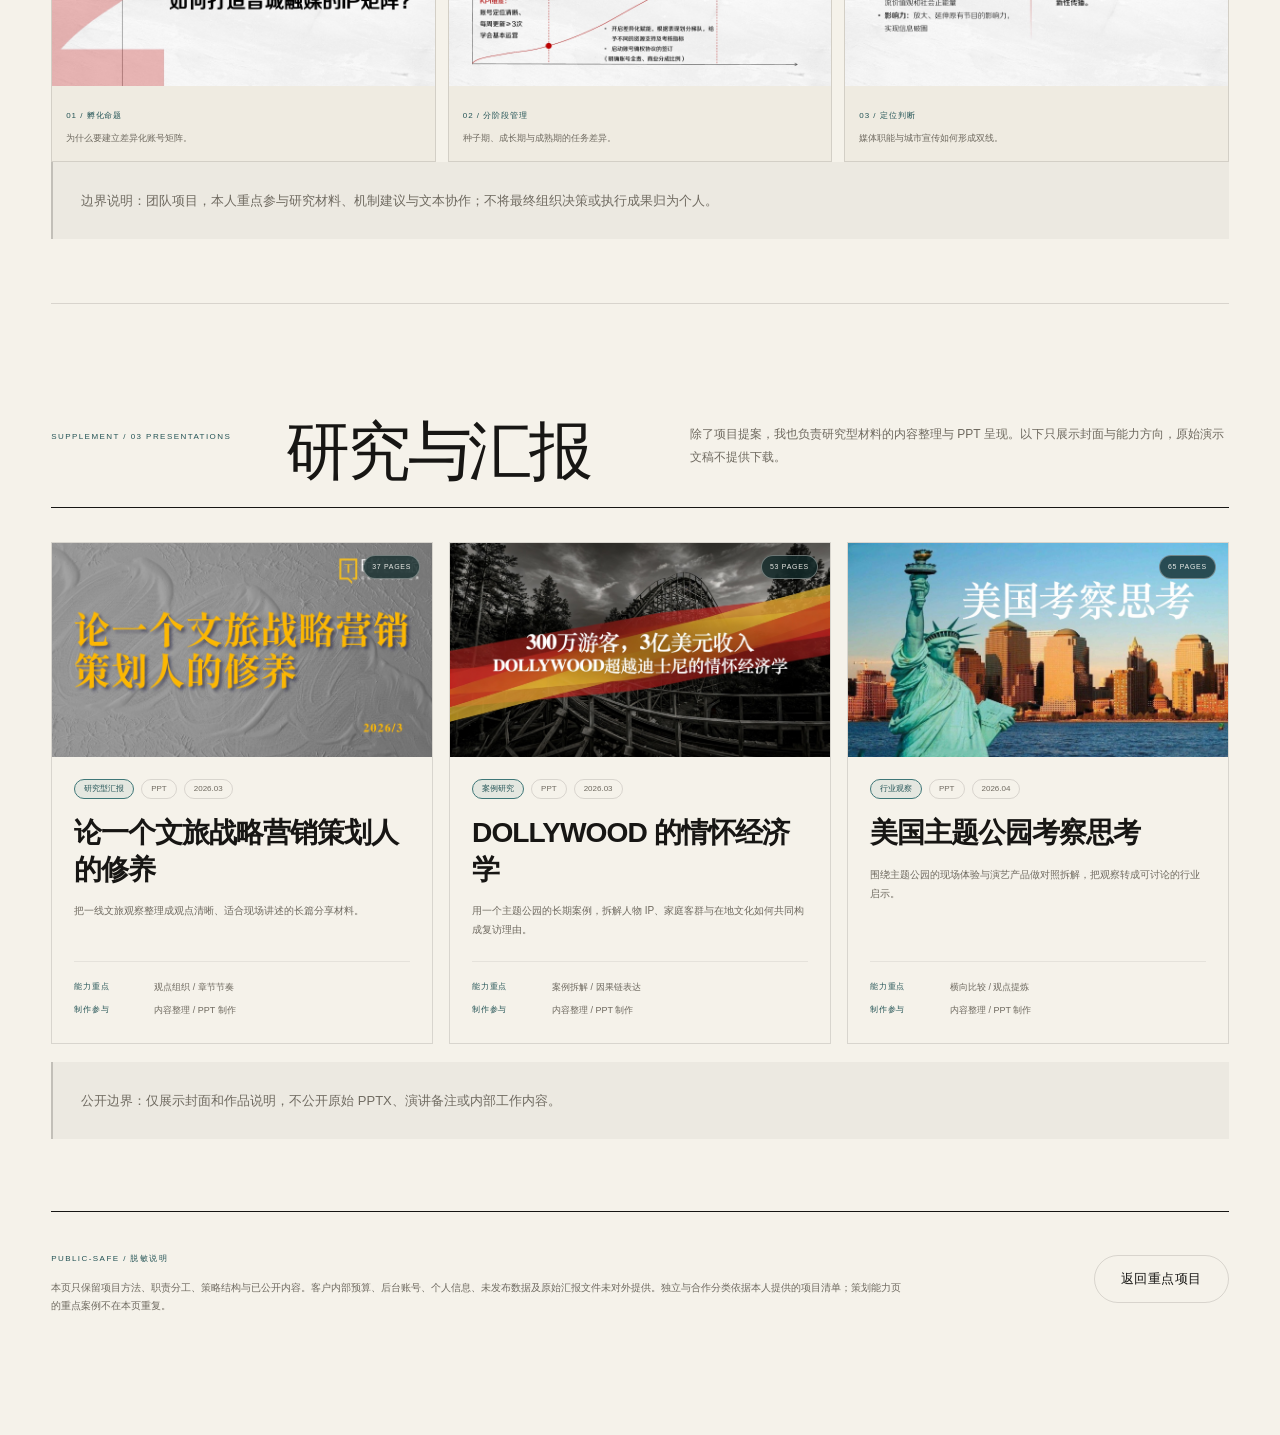
<file: project-dossiers.html>
<!doctype html>
<html lang="zh-CN">
<head>
  <meta charset="utf-8">
  <meta name="viewport" content="width=device-width, initial-scale=1">
  <title>其余项目档案｜郑文凤作品集</title>
  <meta name="description" content="郑文凤作品集其余 5 个项目档案与 3 套研究型汇报：包含项目背景、个人职责、关键动作与脱敏方案页。">
  <link rel="icon" href="assets/img/favicon.svg" type="image/svg+xml">
  <link rel="stylesheet" href="assets/css/style.css">
</head>
<body>
  <header class="nav">
    <div class="nav__inner">
      <a class="nav__brand" href="index.html">郑文凤<span>WENFENG</span></a>
      <nav class="nav__links" aria-label="主导航">
        <a href="about.html">个人简介</a>
        <a href="capability-planning.html#project-portfolio">项目作品</a>
        <a href="index.html#abilities">能力展示</a>
        <a href="work-summit.html#liaison">商务与嘉宾对接</a>
        <a href="skills.html">专业技能</a>
        <a href="index.html#contact">联系</a>
      </nav>
      <a class="btn btn--ghost btn--sm nav__cta" href="assets/郑文凤-简历.pdf" target="_blank" rel="noopener">简历 PDF <span class="arrow">↗</span></a>
      <button class="nav__menu" aria-label="打开菜单" aria-expanded="false"><i></i><i></i></button>
    </div>
  </header>

  <div class="menu-panel">
    <a href="about.html">个人简介</a>
    <a href="capability-planning.html#project-portfolio">项目作品</a>
    <a href="index.html#abilities">能力展示</a>
    <a href="work-summit.html#liaison">商务与嘉宾对接</a>
    <a href="skills.html">专业技能</a>
    <a href="index.html#contact">联系</a>
    <small>ZHENG WENFENG · PORTFOLIO 2026</small>
  </div>

  <main>
    <section class="page-hero dossier-hero">
      <div class="wrap">
        <div class="page-hero__top">
          <a href="capability-planning.html#project-portfolio">← 重点项目</a>
          <span>PROJECT DOSSIERS / 05 + 03 PRESENTATIONS</span>
        </div>
        <h1>其余 5 个项目：<br>补齐能力边界。</h1>
        <p class="page-hero__lead">策划能力页已经展开的重点案例不在这里重复。本页收纳其余 5 个项目，并补充 3 套研究型汇报：项目为什么做、我负责哪一段、最后形成了什么可复用的材料。</p>
        <div class="dossier-hero__meta">
          <div><strong>02</strong><span>独立项目</span></div>
          <div><strong>03</strong><span>合作项目</span></div>
          <div><strong>05</strong><span>项目档案</span></div>
          <div><strong>03</strong><span>研究型汇报</span></div>
        </div>
      </div>
    </section>

    <section class="page-body">
      <div class="wrap">
        <div class="dossier-method">
          <div>
            <span>READING NOTE</span>
            <h2>先说清楚边界，<br>再展示能力。</h2>
          </div>
          <div class="dossier-method__copy">
            <p><strong>独立项目</strong>：由我承担方案主线、资料研究、策略推导与主要文本整理。未亲自执行或缺少可公开结果的部分，不写成执行成果。</p>
            <p><strong>合作项目</strong>：只标注本人参与的研究、章节撰写、页面制作、方案校核或汇报支持，不把团队成果整体归到个人名下。</p>
            <p class="dossier-method__note">客户预算、后台数据、联络信息、内部组织细节与未发布执行数据均已省略。方案页仅展示可公开的方法结构。</p>
          </div>
        </div>

        <section class="dossier-group" id="independent">
          <div class="dossier-group__head">
            <span>GROUP 01 / 02 PROJECTS</span>
            <h2>独立项目</h2>
            <p>从民宿品牌到行业研究，重点看问题如何被定义，以及结论如何变成可讨论、可执行的规则。</p>
          </div>

          <article class="dossier-card" id="taihang-renjia">
            <div class="dossier-card__header">
              <div>
                <div class="dossier-tags"><span class="is-independent">独立</span><span>民宿品牌</span><span>2026</span></div>
                <h3>太行人家 3.0</h3>
                <p class="dossier-card__lead">在“太行山水”之外，找到晋城民宿真正有辨识度的文化与情绪价值，并把品牌定位继续拆成空间、内容和四季活动。</p>
              </div>
              <dl class="dossier-facts">
                <div><dt>我的职责</dt><dd>品牌定位、资源盘点、内容体系与活动建议</dd></div>
                <div><dt>一句话定位</dt><dd>北方古堡山居的第一品牌</dd></div>
                <div><dt>传播主张</dt><dd>太行人家 · 此心安处</dd></div>
              </dl>
            </div>
            <ul class="dossier-points">
              <li><strong>先找资源交集</strong><span>把太行生态、古堡古村、非遗与康养资源重新组合，避免只停在“好山好水好民宿”。</span></li>
              <li><strong>再立识别系统</strong><span>围绕“古堡里读历史，太行臂弯里康养”统一视觉、空间体验与对外表达，让不同民宿不再各讲各的。</span></li>
              <li><strong>最后设计内容产品</strong><span>提出轻量短视频 IP 与四季活动建议，让民宿品牌能持续被拍摄、被讲述、被预订，而不是只在开业时传播一次。</span></li>
            </ul>
            <div class="case-note">边界说明：本页展示品牌定位与内容框架；未将后续预订量、入住率或经营增长写成个人成果。</div>
          </article>

          <article class="dossier-card" id="media-research">
            <div class="dossier-card__header">
              <div>
                <div class="dossier-tags"><span class="is-independent">独立</span><span>行业研究</span><span>2026</span></div>
                <h3>媒体人自媒体账号运营研究报告</h3>
                <p class="dossier-card__lead">为账号孵化建议提供政策依据、行业案例与可行路径，而不是直接照搬一个成功账号。</p>
              </div>
              <dl class="dossier-facts">
                <div><dt>我的职责</dt><dd>政策检索、案例拆解、研究结论与写作</dd></div>
                <div><dt>研究维度</dt><dd>政策环境、媒体案例、账号类型与经营方式</dd></div>
                <div><dt>使用方式</dt><dd>作为融媒账号孵化落实建议案的研究底座</dd></div>
              </dl>
            </div>
            <ul class="dossier-points">
              <li><strong>先确认边界</strong><span>区分媒体人个人账号与机构账号的责任、资质、内容审核和账号权属，避免把“个人影响力”与“机构资产”混为一谈。</span></li>
              <li><strong>再建立参照系</strong><span>比较央媒、省级广电与地方融媒的工作室、MCN 和账号矩阵机制，提炼可迁移的组织条件。</span></li>
              <li><strong>最后转成决策语言</strong><span>把研究结论整理成地方政府与融媒中心可以讨论的组织、激励、考核和退出问题。</span></li>
            </ul>
            <div class="case-note">这份报告的价值在“支撑后续决策”，因此不单独包装成作品成果；它与“融媒账号孵化落实建议案”互为证据链。</div>
          </article>
        </section>

        <section class="dossier-group" id="cooperative">
          <div class="dossier-group__head">
            <span>GROUP 02 / 03 PROJECTS</span>
            <h2>合作项目</h2>
            <p>重点说明我参与的是哪一段工作，以及这段工作如何进入整体方案，不将团队项目写成个人独立成果。</p>
          </div>

          <article class="dossier-card dossier-card--media" id="wuhan-circus">
            <div class="dossier-card__header">
              <div>
                <div class="dossier-tags"><span class="is-cooperative">合作</span><span>城市节庆 IP</span><span>2026</span></div>
                <h3>武汉海合安极地马戏节</h3>
                <p class="dossier-card__lead">把王牌马戏产品升级为“江城擂台”，让专业演艺与城市文化共同成为活动主角。</p>
              </div>
              <dl class="dossier-facts">
                <div><dt>我的参与</dt><dd>方案共创、章节与页面制作</dd></div>
                <div><dt>核心概念</dt><dd>江湖气、绝活文化与全民参与</dd></div>
                <div><dt>传播结构</dt><dd>预热、引爆、长尾三段节奏</dd></div>
              </dl>
            </div>
            <ul class="dossier-points">
              <li><strong>从产品到城市 IP</strong><span>不再只宣传马戏节目，而是把“不服周”的武汉性格转化为一套活动叙事。</span></li>
              <li><strong>让游客成为主角</strong><span>用“寻找江城绝活侠”和全民挑战，让专业演出与普通人的生活绝活同台。</span></li>
              <li><strong>把传播做成分阶段战役</strong><span>前期制造悬念，中期用挑战和直播引爆，后期沉淀民间绝活图鉴与下一届约定。</span></li>
            </ul>
            <div class="source-pages">
              <figure>
                <a href="assets/img/projects/source-pages/wuhan-circus-10.jpg" target="_blank" rel="noopener"><img src="assets/img/projects/source-pages/wuhan-circus-10.jpg" alt="武汉极地马戏节叙事逻辑页" loading="lazy"></a>
                <figcaption><span>01 / 叙事逻辑</span><p>城市底色、活动定位与核心价值。</p></figcaption>
              </figure>
              <figure>
                <a href="assets/img/projects/source-pages/wuhan-circus-28.jpg" target="_blank" rel="noopener"><img src="assets/img/projects/source-pages/wuhan-circus-28.jpg" alt="武汉极地马戏节传播节奏页" loading="lazy"></a>
                <figcaption><span>02 / 传播节奏</span><p>江湖英雄帖、过招与英雄榜。</p></figcaption>
              </figure>
              <figure>
                <a href="assets/img/projects/source-pages/wuhan-circus-39.jpg" target="_blank" rel="noopener"><img src="assets/img/projects/source-pages/wuhan-circus-39.jpg" alt="武汉极地马戏节活动亮点页" loading="lazy"></a>
                <figcaption><span>03 / 价值收束</span><p>城市 IP、全民互动与全媒体传播。</p></figcaption>
              </figure>
            </div>
          </article>

          <article class="dossier-card dossier-card--media" id="hahean-report">
            <div class="dossier-card__header">
              <div>
                <div class="dossier-tags"><span class="is-cooperative">合作</span><span>效果复盘</span><span>2026</span></div>
                <h3>海合安自媒体节效果评估报告</h3>
                <p class="dossier-card__lead">把活动传播、员工内容矩阵与后续常态化机制收进一份可复用的复盘，而不是只汇报“发了多少条”。</p>
              </div>
              <dl class="dossier-facts">
                <div><dt>我的参与</dt><dd>效果框架、传播方法与复盘内容整理</dd></div>
                <div><dt>评估重点</dt><dd>内容规模、爆款能力、矩阵协同与机制持续性</dd></div>
                <div><dt>后续动作</dt><dd>从活动复盘转向常态化运营建议</dd></div>
              </dl>
            </div>
            <ul class="dossier-points">
              <li><strong>不只报结果</strong><span>把内容数量继续拆成员工参与、素人矩阵、集团品牌与爆款造血四层变化。</span></li>
              <li><strong>解释内容为何有效</strong><span>从真实表达、素材供给、节点协同和内部互动解释内容生态如何跑起来。</span></li>
              <li><strong>把复盘变下一步</strong><span>提出账号设定、内容机制、激励制度与矩阵协同的持续优化方向。</span></li>
            </ul>
            <div class="source-pages">
              <figure>
                <a href="assets/img/projects/source-pages/hahean-report-09.jpg" target="_blank" rel="noopener"><img src="assets/img/projects/source-pages/hahean-report-09.jpg" alt="海合安自媒体节效果评估总结页" loading="lazy"></a>
                <figcaption><span>01 / 效果总结</span><p>全员营销、素人矩阵与品牌跃迁。</p></figcaption>
              </figure>
              <figure>
                <a href="assets/img/projects/source-pages/hahean-report-14.jpg" target="_blank" rel="noopener"><img src="assets/img/projects/source-pages/hahean-report-14.jpg" alt="海合安自媒体节传播规划页" loading="lazy"></a>
                <figcaption><span>02 / 传播规划</span><p>核心话题与分层传播矩阵。</p></figcaption>
              </figure>
              <figure>
                <a href="assets/img/projects/source-pages/hahean-report-26.jpg" target="_blank" rel="noopener"><img src="assets/img/projects/source-pages/hahean-report-26.jpg" alt="海合安景区素人IP范式页" loading="lazy"></a>
                <figcaption><span>03 / 账号范式</span><p>景区素人 IP 的内容定位参考。</p></figcaption>
              </figure>
            </div>
          </article>

          <article class="dossier-card" id="account-implementation">
            <div class="dossier-card__header">
              <div>
                <div class="dossier-tags"><span class="is-cooperative">合作</span><span>执行机制</span><span>2026</span></div>
                <h3>融媒账号孵化落实建议案</h3>
                <p class="dossier-card__lead">把“要孵化账号”进一步落实成组织、激励、考核、确权和退出机制，让建议具备继续讨论与推进的条件。</p>
              </div>
              <dl class="dossier-facts">
                <div><dt>我的参与</dt><dd>研究资料整理、执行机制与建议文本协作</dd></div>
                <div><dt>启动规模</dt><dd>首批建议不少于 50 个账号</dd></div>
                <div><dt>保障机制</dt><dd>行政部署与外部激励双轮驱动</dd></div>
              </dl>
            </div>
            <ul class="dossier-points">
              <li><strong>把口号变成制度</strong><span>明确部门指标、流量基金、商业分成、大赛激励和年度考核关系，减少“只给任务、不给资源”。</span></li>
              <li><strong>把运营拆成阶段</strong><span>种子期保证更新与基础运营，成长期考核播放与爆款，成熟期关注商业化和带号能力。</span></li>
              <li><strong>把风险写进方案</strong><span>补充账号确权、内容审核、培训陪伴与退出机制，避免账号做大后才发现归属和合规问题。</span></li>
            </ul>
            <div class="source-pages">
              <figure>
                <a href="assets/img/projects/source-pages/personal-ip-13.jpg" target="_blank" rel="noopener"><img src="assets/img/projects/source-pages/personal-ip-13.jpg" alt="融媒账号孵化建议章节页" loading="lazy"></a>
                <figcaption><span>01 / 孵化命题</span><p>为什么要建立差异化账号矩阵。</p></figcaption>
              </figure>
              <figure>
                <a href="assets/img/projects/source-pages/personal-ip-18.jpg" target="_blank" rel="noopener"><img src="assets/img/projects/source-pages/personal-ip-18.jpg" alt="融媒账号孵化三阶段管理页" loading="lazy"></a>
                <figcaption><span>02 / 分阶段管理</span><p>种子期、成长期与成熟期的任务差异。</p></figcaption>
              </figure>
              <figure>
                <a href="assets/img/projects/source-pages/personal-ip-23.jpg" target="_blank" rel="noopener"><img src="assets/img/projects/source-pages/personal-ip-23.jpg" alt="融媒账号职能与城市宣传关系页" loading="lazy"></a>
                <figcaption><span>03 / 定位判断</span><p>媒体职能与城市宣传如何形成双线。</p></figcaption>
              </figure>
            </div>
            <div class="case-note">边界说明：团队项目，本人重点参与研究材料、机制建议与文本协作；不将最终组织决策或执行成果归为个人。</div>
          </article>
        </section>

        <section class="dossier-group presentation-archive" id="research-presentations">
          <div class="dossier-group__head">
            <span>SUPPLEMENT / 03 PRESENTATIONS</span>
            <h2>研究与汇报</h2>
            <p>除了项目提案，我也负责研究型材料的内容整理与 PPT 呈现。以下只展示封面与能力方向，原始演示文稿不提供下载。</p>
          </div>

          <div class="presentation-archive__grid">
            <article class="presentation-archive__card">
              <a class="presentation-archive__cover" href="assets/img/presentation/strategy-cover.jpg" target="_blank" rel="noopener">
                <img src="assets/img/presentation/strategy-cover.jpg" alt="论一个文旅战略营销策划人的修养PPT封面" loading="lazy">
                <span>37 PAGES</span>
              </a>
              <div class="presentation-archive__body">
                <div class="dossier-tags"><span class="is-independent">研究型汇报</span><span>PPT</span><span>2026.03</span></div>
                <h3>论一个文旅战略营销策划人的修养</h3>
                <p>把一线文旅观察整理成观点清晰、适合现场讲述的长篇分享材料。</p>
                <dl>
                  <div><dt>能力重点</dt><dd>观点组织 / 章节节奏</dd></div>
                  <div><dt>制作参与</dt><dd>内容整理 / PPT 制作</dd></div>
                </dl>
              </div>
            </article>

            <article class="presentation-archive__card">
              <a class="presentation-archive__cover" href="assets/img/presentation/dollywood-cover.jpg" target="_blank" rel="noopener">
                <img src="assets/img/presentation/dollywood-cover.jpg" alt="DOLLYWOOD情怀经济学研究PPT封面" loading="lazy">
                <span>53 PAGES</span>
              </a>
              <div class="presentation-archive__body">
                <div class="dossier-tags"><span class="is-independent">案例研究</span><span>PPT</span><span>2026.03</span></div>
                <h3>DOLLYWOOD 的情怀经济学</h3>
                <p>用一个主题公园的长期案例，拆解人物 IP、家庭客群与在地文化如何共同构成复访理由。</p>
                <dl>
                  <div><dt>能力重点</dt><dd>案例拆解 / 因果链表达</dd></div>
                  <div><dt>制作参与</dt><dd>内容整理 / PPT 制作</dd></div>
                </dl>
              </div>
            </article>

            <article class="presentation-archive__card">
              <a class="presentation-archive__cover" href="assets/img/presentation/us-study-cover.jpg" target="_blank" rel="noopener">
                <img src="assets/img/presentation/us-study-cover.jpg" alt="美国考察思考PPT封面" loading="lazy">
                <span>65 PAGES</span>
              </a>
              <div class="presentation-archive__body">
                <div class="dossier-tags"><span class="is-independent">行业观察</span><span>PPT</span><span>2026.04</span></div>
                <h3>美国主题公园考察思考</h3>
                <p>围绕主题公园的现场体验与演艺产品做对照拆解，把观察转成可讨论的行业启示。</p>
                <dl>
                  <div><dt>能力重点</dt><dd>横向比较 / 观点提炼</dd></div>
                  <div><dt>制作参与</dt><dd>内容整理 / PPT 制作</dd></div>
                </dl>
              </div>
            </article>
          </div>
          <div class="case-note">公开边界：仅展示封面和作品说明，不公开原始 PPTX、演讲备注或内部工作内容。</div>
        </section>

        <div class="dossier-closing">
          <div>
            <span>PUBLIC-SAFE / 脱敏说明</span>
            <p>本页只保留项目方法、职责分工、策略结构与已公开内容。客户内部预算、后台账号、个人信息、未发布数据及原始汇报文件未对外提供。独立与合作分类依据本人提供的项目清单；策划能力页的重点案例不在本页重复。</p>
          </div>
          <a class="btn btn--ghost" href="capability-planning.html#project-portfolio">返回重点项目</a>
        </div>
      </div>
    </section>
  </main>

  <script src="assets/js/main.js"></script>
</body>
</html>
</file>
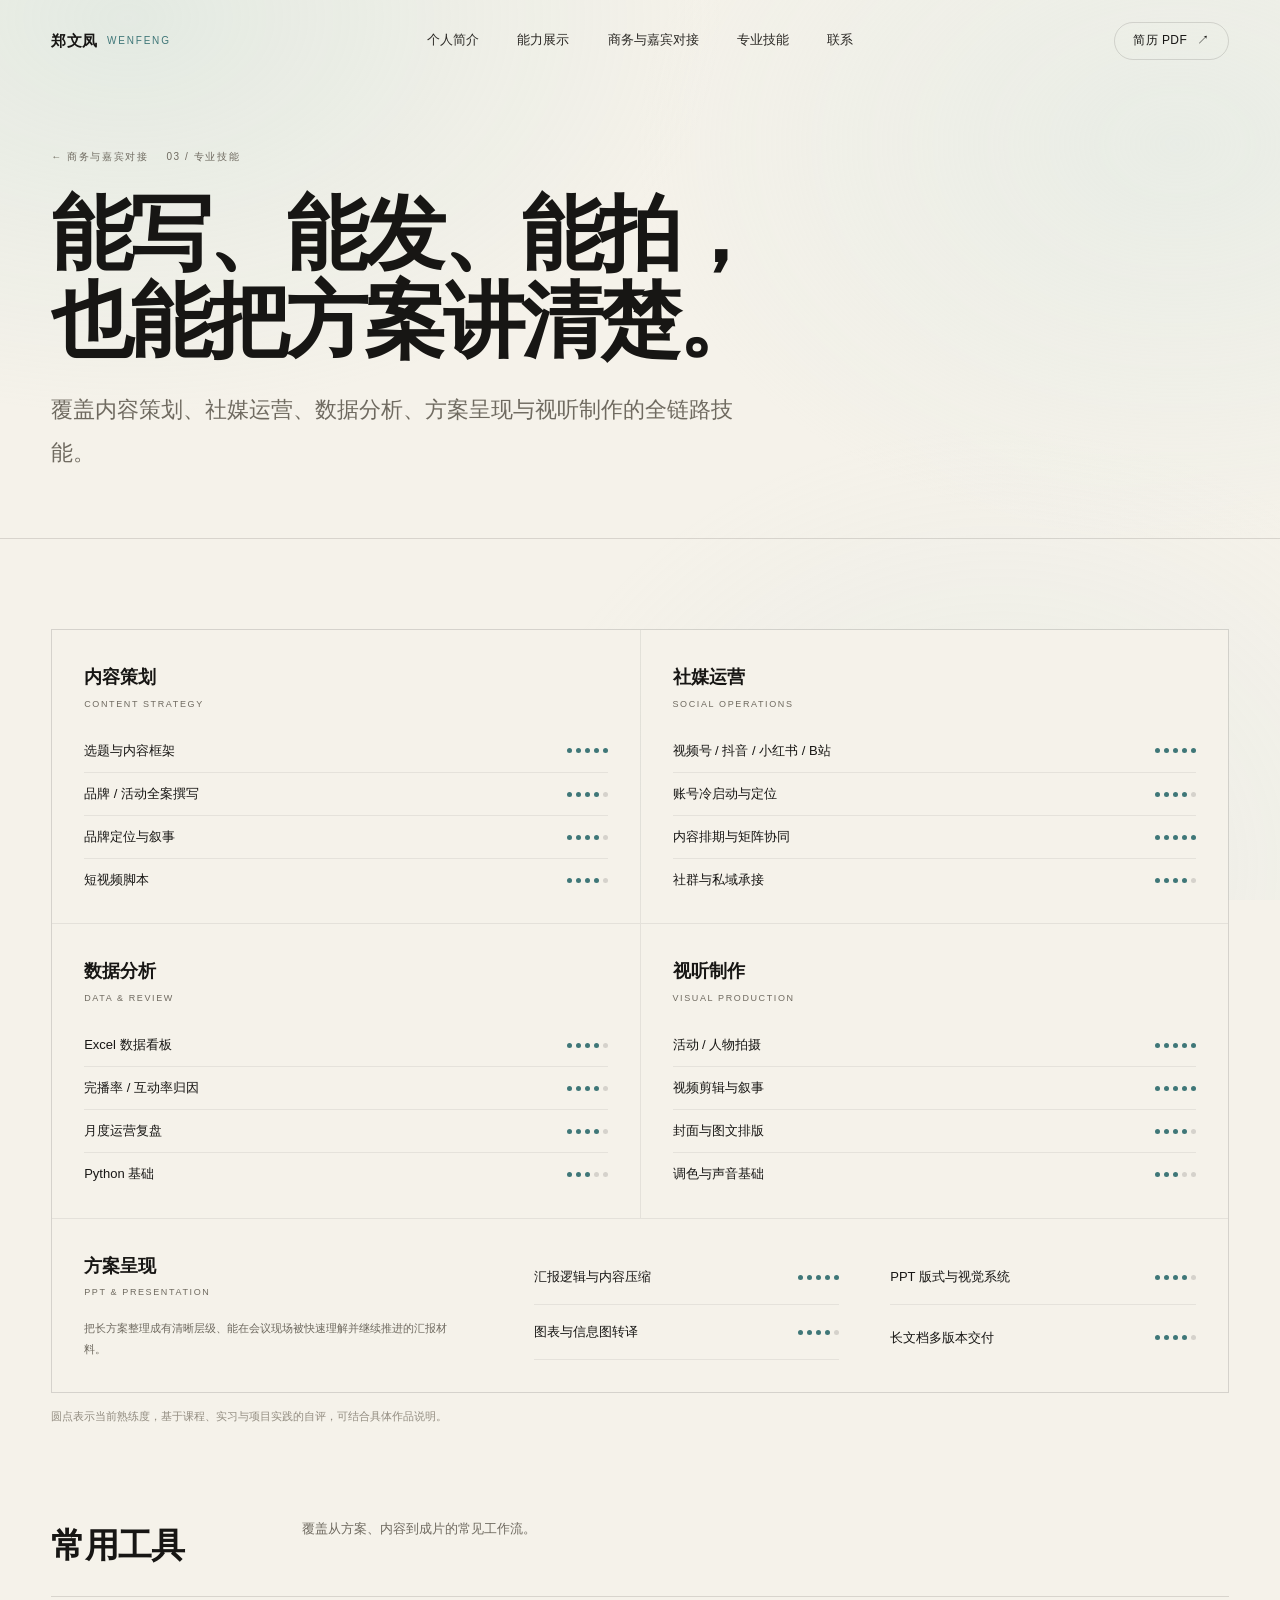
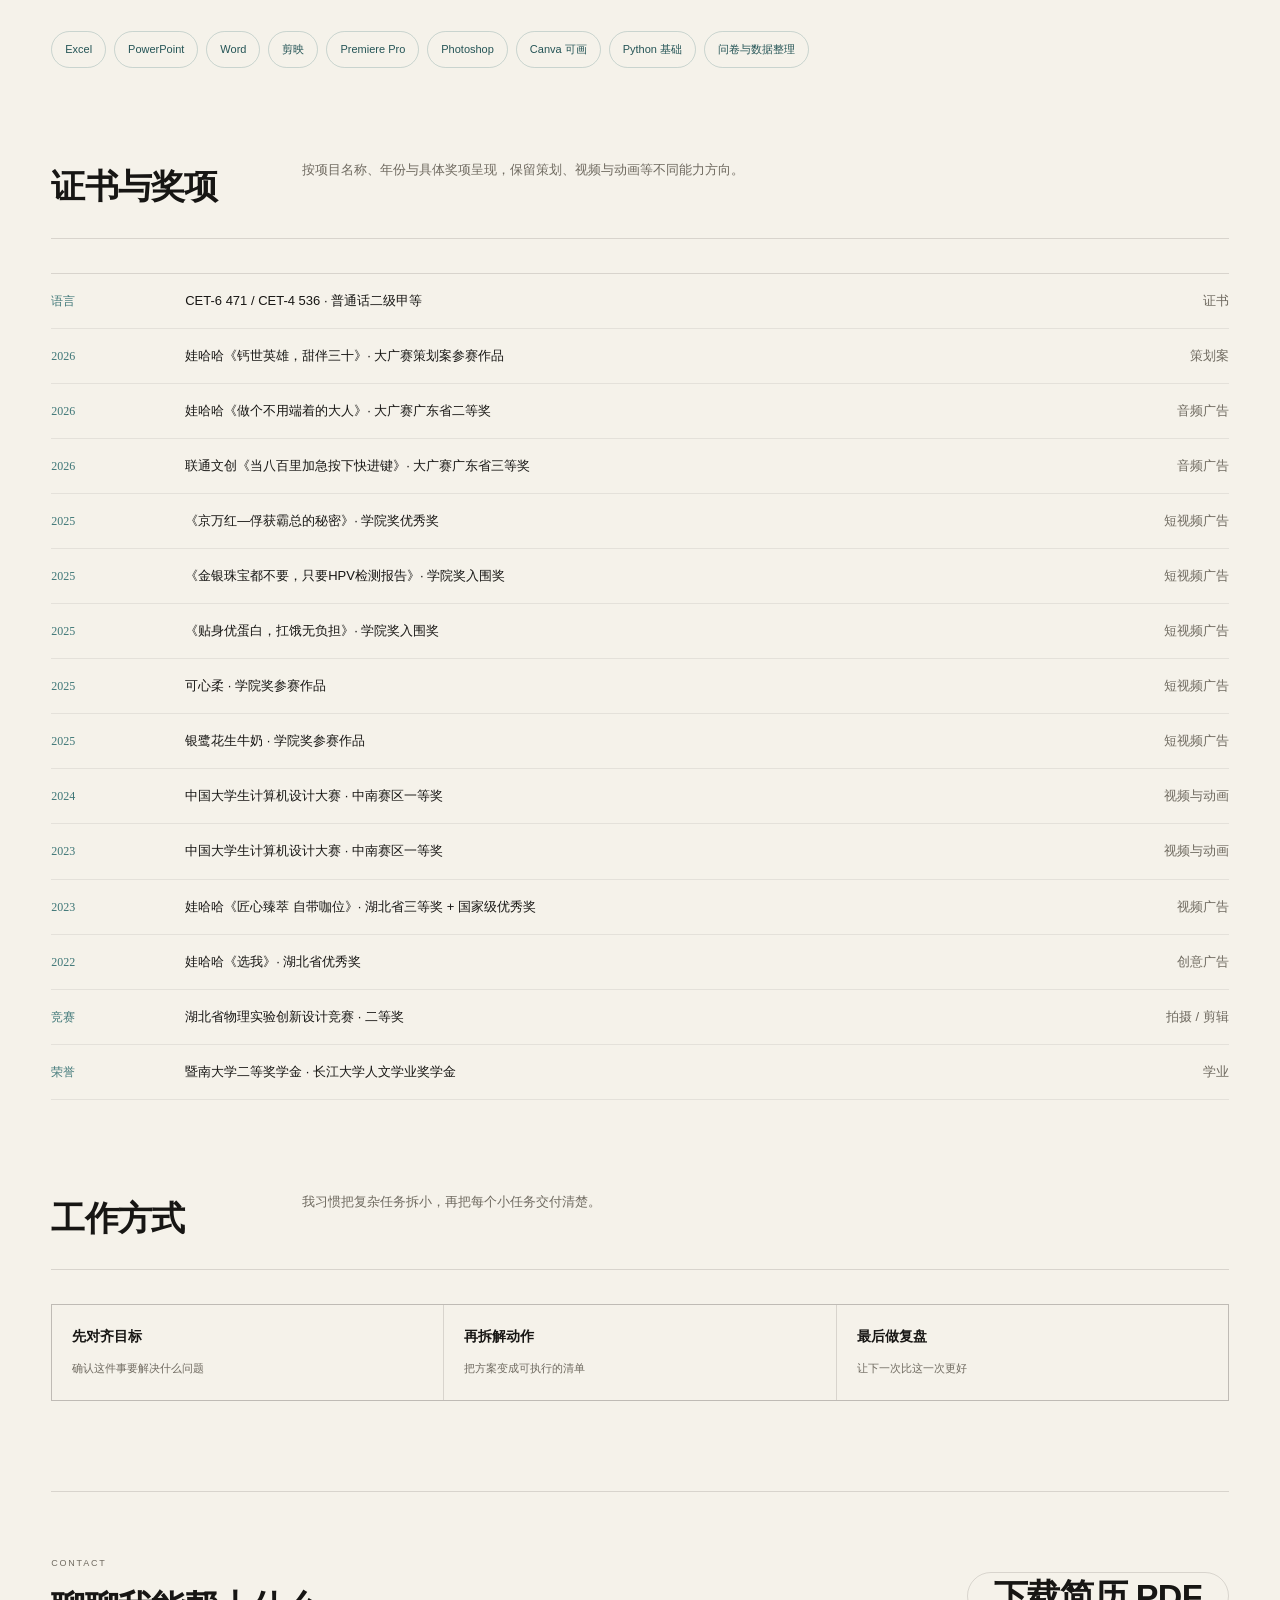
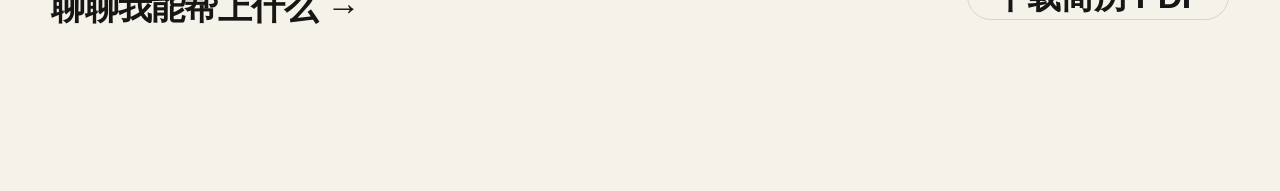
<file: skills.html>
<!doctype html>
<html lang="zh-CN">
<head>
  <meta charset="utf-8">
  <meta name="viewport" content="width=device-width, initial-scale=1">
  <title>专业技能｜郑文凤作品集</title>
  <meta name="description" content="郑文凤的专业技能：内容策划、社媒运营、数据分析、方案呈现、视听制作与常用工具。">
  <link rel="icon" href="assets/img/favicon.svg" type="image/svg+xml">
  <link rel="stylesheet" href="assets/css/style.css">
</head>
<body>
  <header class="nav">
    <div class="nav__inner">
      <a class="nav__brand" href="index.html">郑文凤<span>WENFENG</span></a>
      <nav class="nav__links" aria-label="主导航">
        <a href="about.html">个人简介</a>
        <a href="index.html#abilities">能力展示</a>
        <a href="work-summit.html#liaison">商务与嘉宾对接</a>
        <a href="skills.html">专业技能</a>
        <a href="index.html#contact">联系</a>
      </nav>
      <a class="btn btn--ghost btn--sm nav__cta" href="assets/郑文凤-简历.pdf" target="_blank" rel="noopener">简历 PDF <span class="arrow">↗</span></a>
      <button class="nav__menu" aria-label="打开菜单" aria-expanded="false"><i></i><i></i></button>
    </div>
  </header>

  <div class="menu-panel">
    <a href="about.html">个人简介</a>
    <a href="index.html#abilities">能力展示</a>
    <a href="work-summit.html#liaison">商务与嘉宾对接</a>
    <a href="skills.html">专业技能</a>
    <a href="index.html#contact">联系</a>
    <small>ZHENG WENFENG · PORTFOLIO 2026</small>
  </div>

  <main>
    <section class="page-hero">
      <div class="wrap">
        <div class="page-hero__top">
          <a href="work-summit.html#liaison">← 商务与嘉宾对接</a>
          <span>03 / 专业技能</span>
        </div>
        <h1>能写、能发、能拍，<br>也能把方案讲清楚。</h1>
        <p class="page-hero__lead">覆盖内容策划、社媒运营、数据分析、方案呈现与视听制作的全链路技能。</p>
      </div>
    </section>

    <section class="page-body">
      <div class="wrap">
        <div class="page-section">
          <div class="skill-grid">
            <div class="skill-block">
              <h3>内容策划<small>Content Strategy</small></h3>
              <div class="skill-row"><span>选题与内容框架</span><span class="dots"><i class="on"></i><i class="on"></i><i class="on"></i><i class="on"></i><i class="on"></i></span></div>
              <div class="skill-row"><span>品牌 / 活动全案撰写</span><span class="dots"><i class="on"></i><i class="on"></i><i class="on"></i><i class="on"></i><i></i></span></div>
              <div class="skill-row"><span>品牌定位与叙事</span><span class="dots"><i class="on"></i><i class="on"></i><i class="on"></i><i class="on"></i><i></i></span></div>
              <div class="skill-row"><span>短视频脚本</span><span class="dots"><i class="on"></i><i class="on"></i><i class="on"></i><i class="on"></i><i></i></span></div>
            </div>

            <div class="skill-block">
              <h3>社媒运营<small>Social Operations</small></h3>
              <div class="skill-row"><span>视频号 / 抖音 / 小红书 / B站</span><span class="dots"><i class="on"></i><i class="on"></i><i class="on"></i><i class="on"></i><i class="on"></i></span></div>
              <div class="skill-row"><span>账号冷启动与定位</span><span class="dots"><i class="on"></i><i class="on"></i><i class="on"></i><i class="on"></i><i></i></span></div>
              <div class="skill-row"><span>内容排期与矩阵协同</span><span class="dots"><i class="on"></i><i class="on"></i><i class="on"></i><i class="on"></i><i class="on"></i></span></div>
              <div class="skill-row"><span>社群与私域承接</span><span class="dots"><i class="on"></i><i class="on"></i><i class="on"></i><i class="on"></i><i></i></span></div>
            </div>

            <div class="skill-block">
              <h3>数据分析<small>Data & Review</small></h3>
              <div class="skill-row"><span>Excel 数据看板</span><span class="dots"><i class="on"></i><i class="on"></i><i class="on"></i><i class="on"></i><i></i></span></div>
              <div class="skill-row"><span>完播率 / 互动率归因</span><span class="dots"><i class="on"></i><i class="on"></i><i class="on"></i><i class="on"></i><i></i></span></div>
              <div class="skill-row"><span>月度运营复盘</span><span class="dots"><i class="on"></i><i class="on"></i><i class="on"></i><i class="on"></i><i></i></span></div>
              <div class="skill-row"><span>Python 基础</span><span class="dots"><i class="on"></i><i class="on"></i><i class="on"></i><i></i><i></i></span></div>
            </div>

            <div class="skill-block">
              <h3>视听制作<small>Visual Production</small></h3>
              <div class="skill-row"><span>活动 / 人物拍摄</span><span class="dots"><i class="on"></i><i class="on"></i><i class="on"></i><i class="on"></i><i class="on"></i></span></div>
              <div class="skill-row"><span>视频剪辑与叙事</span><span class="dots"><i class="on"></i><i class="on"></i><i class="on"></i><i class="on"></i><i class="on"></i></span></div>
              <div class="skill-row"><span>封面与图文排版</span><span class="dots"><i class="on"></i><i class="on"></i><i class="on"></i><i class="on"></i><i></i></span></div>
              <div class="skill-row"><span>调色与声音基础</span><span class="dots"><i class="on"></i><i class="on"></i><i class="on"></i><i></i><i></i></span></div>
            </div>

            <div class="skill-block skill-block--presentation" id="presentation">
              <div class="skill-block__intro">
                <h3>方案呈现<small>PPT &amp; Presentation</small></h3>
                <p>把长方案整理成有清晰层级、能在会议现场被快速理解并继续推进的汇报材料。</p>
              </div>
              <div class="skill-block__rows">
                <div class="skill-row"><span>汇报逻辑与内容压缩</span><span class="dots"><i class="on"></i><i class="on"></i><i class="on"></i><i class="on"></i><i class="on"></i></span></div>
                <div class="skill-row"><span>PPT 版式与视觉系统</span><span class="dots"><i class="on"></i><i class="on"></i><i class="on"></i><i class="on"></i><i></i></span></div>
                <div class="skill-row"><span>图表与信息图转译</span><span class="dots"><i class="on"></i><i class="on"></i><i class="on"></i><i class="on"></i><i></i></span></div>
                <div class="skill-row"><span>长文档多版本交付</span><span class="dots"><i class="on"></i><i class="on"></i><i class="on"></i><i class="on"></i><i></i></span></div>
              </div>
            </div>
          </div>
          <p class="table-note">圆点表示当前熟练度，基于课程、实习与项目实践的自评，可结合具体作品说明。</p>
        </div>

        <div class="page-section">
          <div class="page-section__head">
            <h2>常用工具</h2>
            <p>覆盖从方案、内容到成片的常见工作流。</p>
          </div>
          <div class="tool-tags">
            <span>Excel</span>
            <span>PowerPoint</span>
            <span>Word</span>
            <span>剪映</span>
            <span>Premiere Pro</span>
            <span>Photoshop</span>
            <span>Canva 可画</span>
            <span>Python 基础</span>
            <span>问卷与数据整理</span>
          </div>
        </div>

        <div class="page-section">
          <div class="page-section__head">
            <h2>证书与奖项</h2>
            <p>按项目名称、年份与具体奖项呈现，保留策划、视频与动画等不同能力方向。</p>
          </div>
          <div class="award-list">
            <div class="award"><span>语言</span><span>CET-6 471 / CET-4 536 · 普通话二级甲等</span><span>证书</span></div>
            <div class="award"><span>2026</span><span>娃哈哈《钙世英雄，甜伴三十》· 大广赛策划案参赛作品</span><span>策划案</span></div>
            <div class="award"><span>2026</span><span>娃哈哈《做个不用端着的大人》· 大广赛广东省二等奖</span><span>音频广告</span></div>
            <div class="award"><span>2026</span><span>联通文创《当八百里加急按下快进键》· 大广赛广东省三等奖</span><span>音频广告</span></div>
            <div class="award"><span>2025</span><span>《京万红—俘获霸总的秘密》· 学院奖优秀奖</span><span>短视频广告</span></div>
            <div class="award"><span>2025</span><span>《金银珠宝都不要，只要HPV检测报告》· 学院奖入围奖</span><span>短视频广告</span></div>
            <div class="award"><span>2025</span><span>《贴身优蛋白，扛饿无负担》· 学院奖入围奖</span><span>短视频广告</span></div>
            <div class="award"><span>2025</span><span>可心柔 · 学院奖参赛作品</span><span>短视频广告</span></div>
            <div class="award"><span>2025</span><span>银鹭花生牛奶 · 学院奖参赛作品</span><span>短视频广告</span></div>
            <div class="award"><span>2024</span><span>中国大学生计算机设计大赛 · 中南赛区一等奖</span><span>视频与动画</span></div>
            <div class="award"><span>2023</span><span>中国大学生计算机设计大赛 · 中南赛区一等奖</span><span>视频与动画</span></div>
            <div class="award"><span>2023</span><span>娃哈哈《匠心臻萃 自带咖位》· 湖北省三等奖 + 国家级优秀奖</span><span>视频广告</span></div>
            <div class="award"><span>2022</span><span>娃哈哈《选我》· 湖北省优秀奖</span><span>创意广告</span></div>
            <div class="award"><span>竞赛</span><span>湖北省物理实验创新设计竞赛 · 二等奖</span><span>拍摄 / 剪辑</span></div>
            <div class="award"><span>荣誉</span><span>暨南大学二等奖学金 · 长江大学人文学业奖学金</span><span>学业</span></div>
          </div>
        </div>

        <div class="page-section">
          <div class="page-section__head">
            <h2>工作方式</h2>
            <p>我习惯把复杂任务拆小，再把每个小任务交付清楚。</p>
          </div>
          <div class="keyword-row">
            <div class="keyword"><strong>先对齐目标</strong><span>确认这件事要解决什么问题</span></div>
            <div class="keyword"><strong>再拆解动作</strong><span>把方案变成可执行的清单</span></div>
            <div class="keyword"><strong>最后做复盘</strong><span>让下一次比这一次更好</span></div>
          </div>
        </div>

        <div class="page-next">
          <div>
            <small>Contact</small>
            <a href="index.html#contact">聊聊我能帮上什么 →</a>
          </div>
          <a class="btn btn--ghost" href="assets/郑文凤-简历.pdf" target="_blank" rel="noopener">下载简历 PDF</a>
        </div>
      </div>
    </section>
  </main>

  <script src="assets/js/main.js"></script>
</body>
</html>
</file>
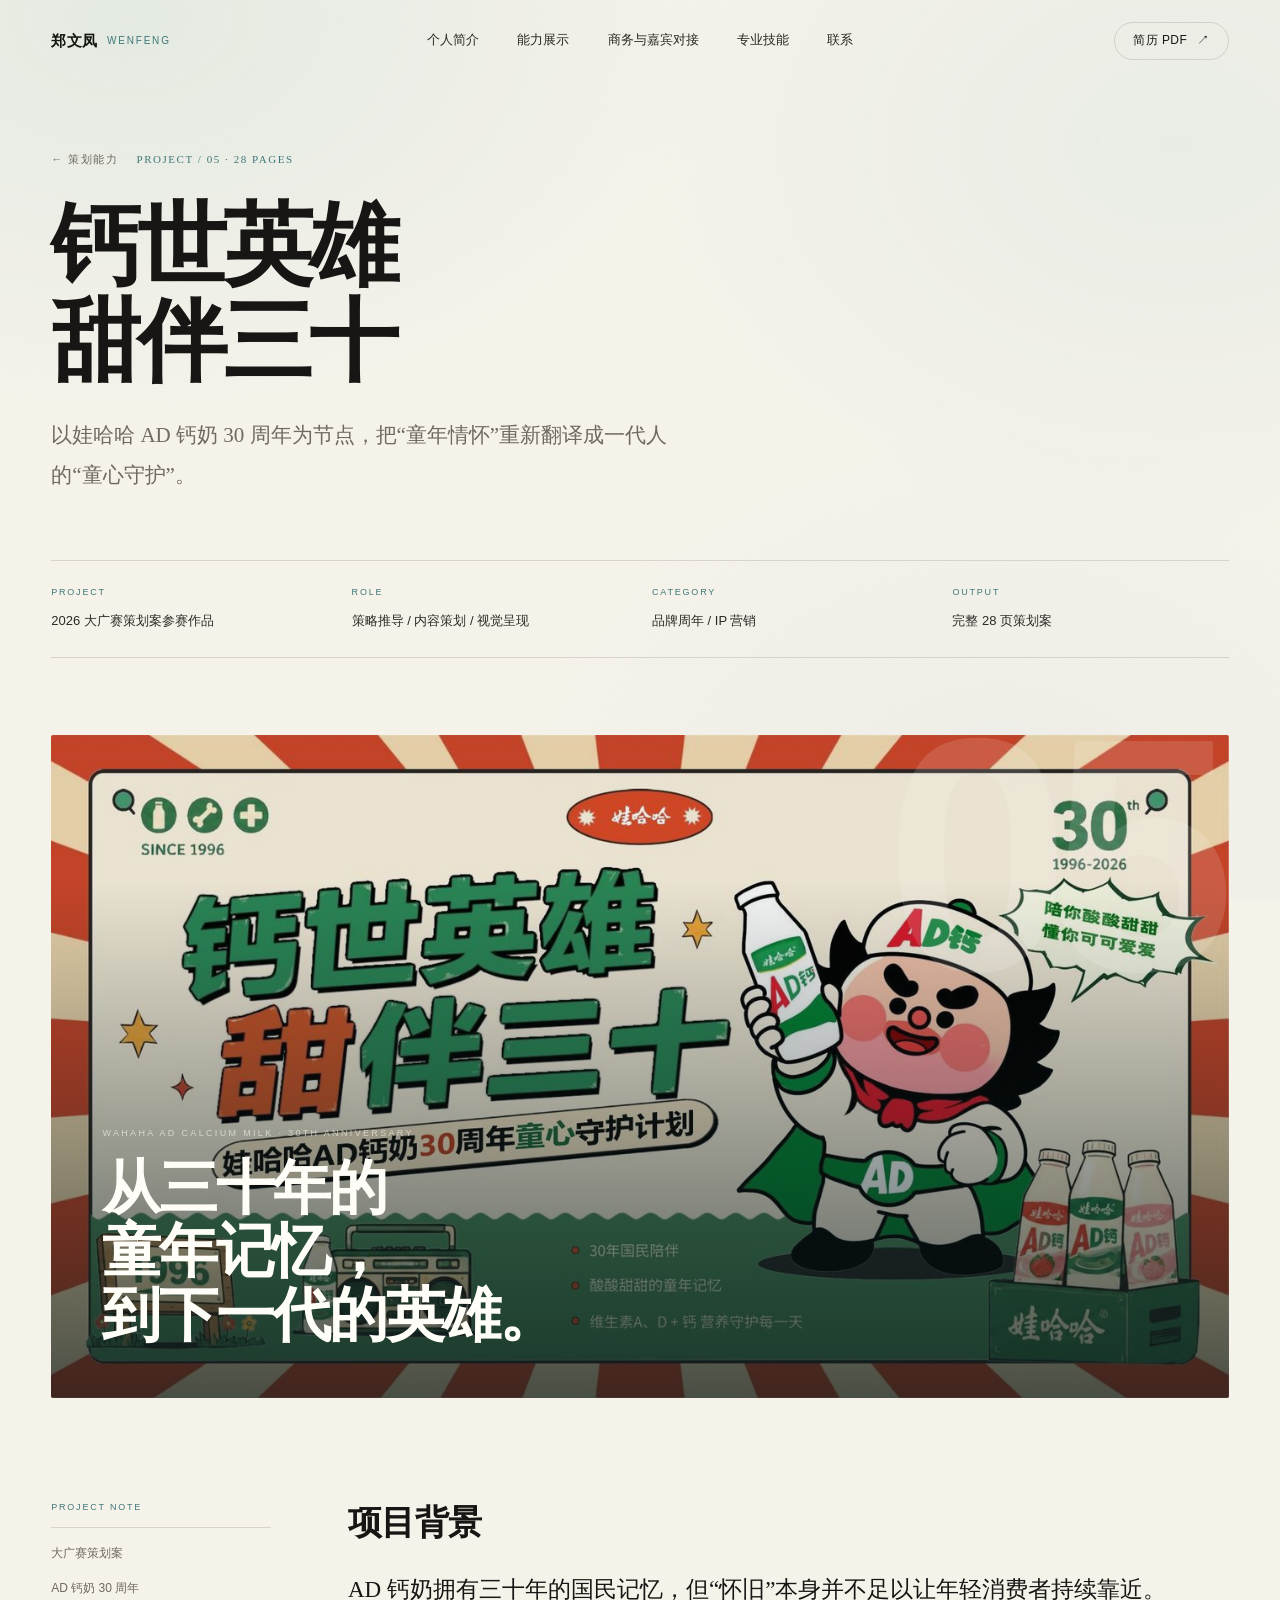
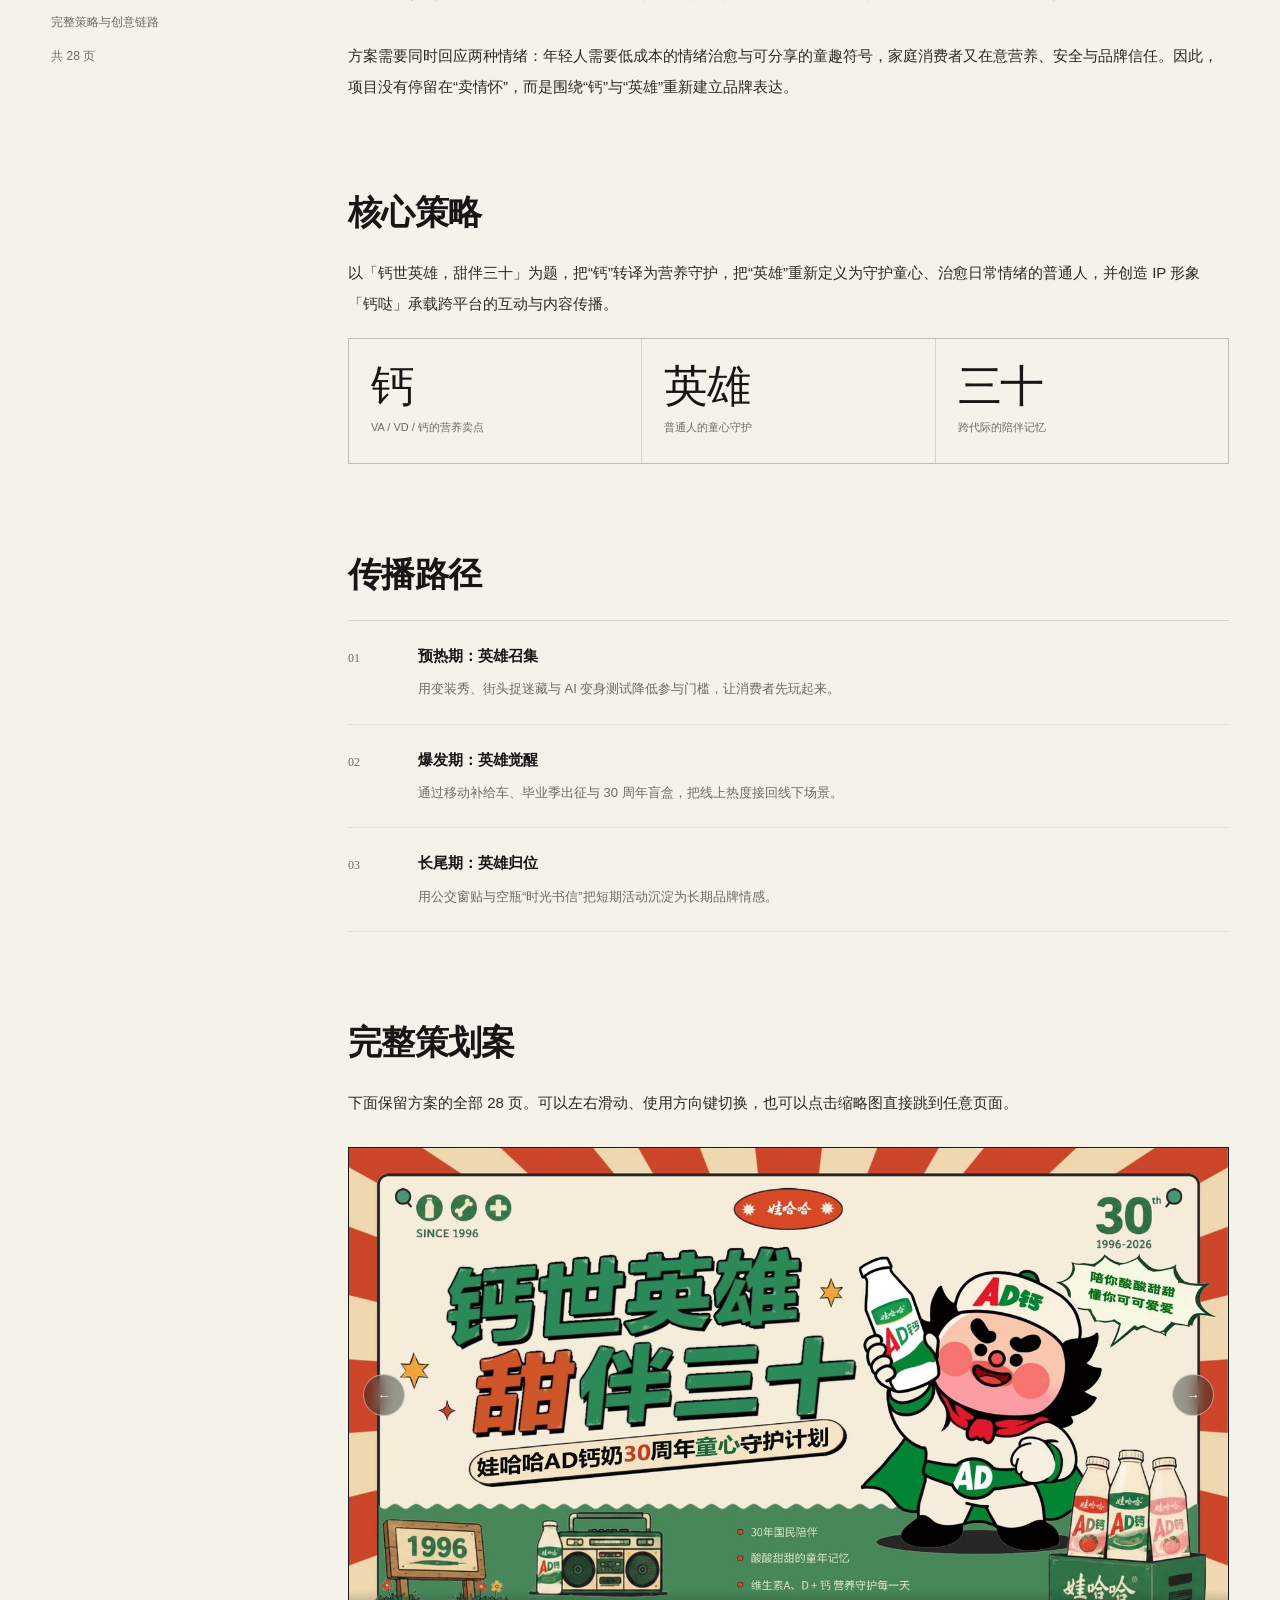
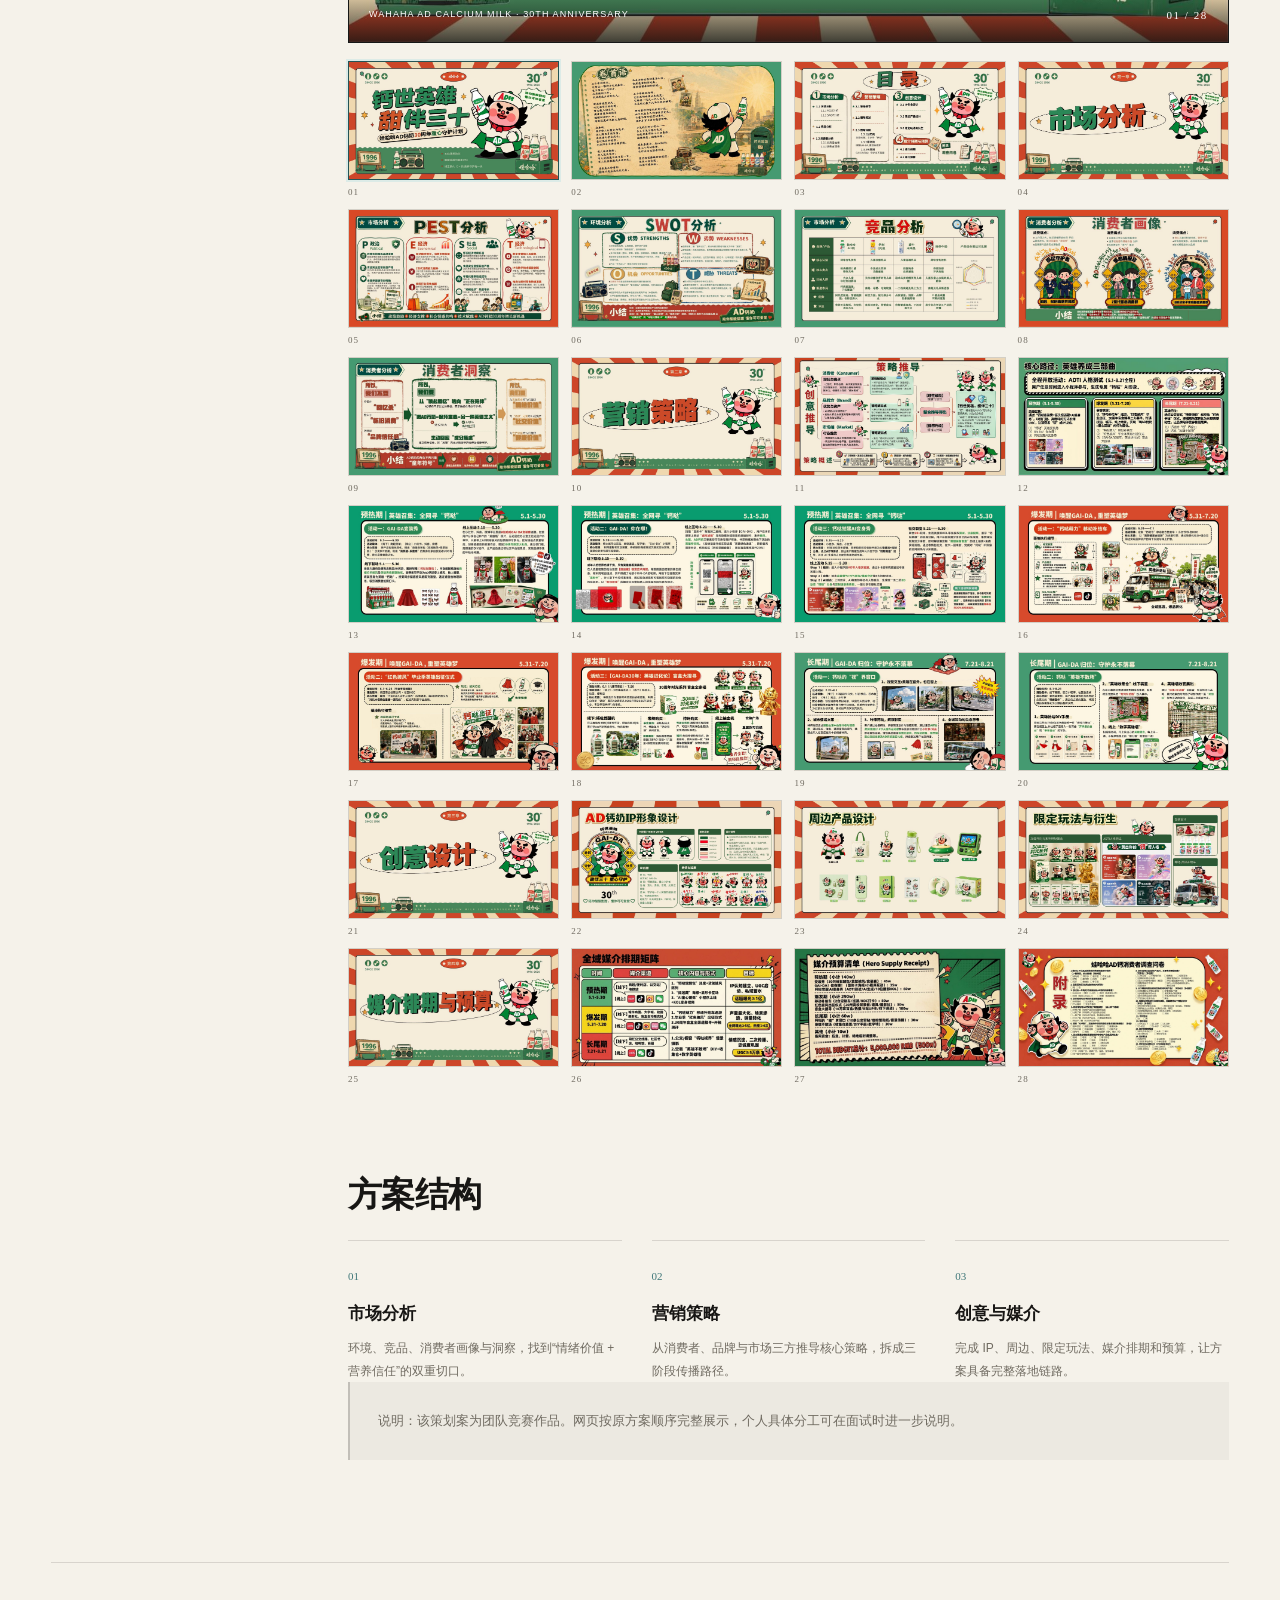
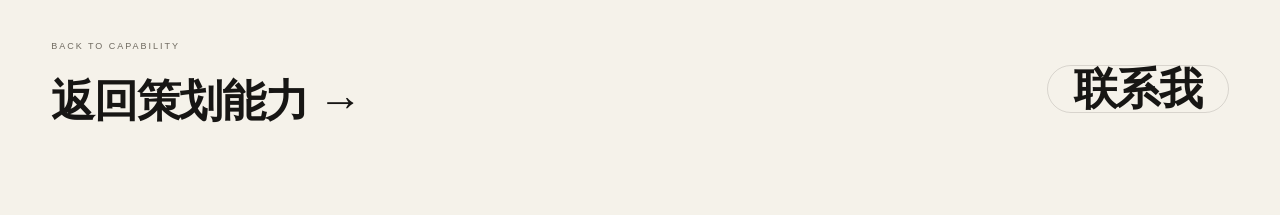
<file: work-calcium.html>
<!doctype html>
<html lang="zh-CN">
<head>
  <meta charset="utf-8">
  <meta name="viewport" content="width=device-width, initial-scale=1">
  <title>钙世英雄，甜伴三十｜郑文凤作品集</title>
  <meta name="description" content="娃哈哈 AD 钙奶 30 周年整合营销策划案，完整呈现市场分析、营销策略、创意设计、媒介排期与预算。">
  <link rel="icon" href="assets/img/favicon.svg" type="image/svg+xml">
  <link rel="stylesheet" href="assets/css/style.css">
</head>
<body>
  <header class="nav">
    <div class="nav__inner">
      <a class="nav__brand" href="index.html">郑文凤<span>WENFENG</span></a>
      <nav class="nav__links" aria-label="主导航">
        <a href="about.html">个人简介</a>
        <a href="index.html#abilities">能力展示</a>
        <a href="work-summit.html#liaison">商务与嘉宾对接</a>
        <a href="skills.html">专业技能</a>
        <a href="index.html#contact">联系</a>
      </nav>
      <a class="btn btn--ghost btn--sm nav__cta" href="assets/郑文凤-简历.pdf" target="_blank" rel="noopener">简历 PDF <span class="arrow">↗</span></a>
      <button class="nav__menu" aria-label="打开菜单" aria-expanded="false"><i></i><i></i></button>
    </div>
  </header>

  <div class="menu-panel">
    <a href="about.html">个人简介</a>
    <a href="index.html#abilities">能力展示</a>
    <a href="work-summit.html#liaison">商务与嘉宾对接</a>
    <a href="skills.html">专业技能</a>
    <a href="index.html#contact">联系</a>
    <small>ZHENG WENFENG · PORTFOLIO 2026</small>
  </div>

  <main>
    <section class="case-hero">
      <div class="wrap">
        <div class="case-hero__top">
          <a class="case-hero__back" href="capability-planning.html">← 策划能力</a>
          <span class="case-hero__index">PROJECT / 05 · 28 PAGES</span>
        </div>
        <h1>钙世英雄<br>甜伴三十</h1>
        <p class="case-hero__sub">以娃哈哈 AD 钙奶 30 周年为节点，把“童年情怀”重新翻译成一代人的“童心守护”。</p>
        <div class="case-meta">
          <div><small>Project</small><span>2026 大广赛策划案参赛作品</span></div>
          <div><small>Role</small><span>策略推导 / 内容策划 / 视觉呈现</span></div>
          <div><small>Category</small><span>品牌周年 / IP 营销</span></div>
          <div><small>Output</small><span>完整 28 页策划案</span></div>
        </div>
      </div>
    </section>

    <div class="wrap">
      <div class="case-cover case-cover--image">
        <img class="case-cover__img" src="assets/img/calcium/slide-01.jpg" alt="钙世英雄甜伴三十策划案封面">
        <span class="case-cover__num">05</span>
        <div class="case-cover__label">
          <small>Wahaha AD Calcium Milk · 30th Anniversary</small>
          <p>从三十年的<br>童年记忆，<br>到下一代的英雄。</p>
        </div>
      </div>
    </div>

    <section class="case-body">
      <div class="wrap">
        <div class="case-layout">
          <aside class="case-aside">
            <div class="case-aside__label">Project Note</div>
            <p>大广赛策划案</p>
            <p>AD 钙奶 30 周年</p>
            <p>完整策略与创意链路</p>
            <p>共 28 页</p>
          </aside>

          <div>
            <div class="case-section">
              <h2>项目背景</h2>
              <p class="lead">AD 钙奶拥有三十年的国民记忆，但“怀旧”本身并不足以让年轻消费者持续靠近。</p>
              <p>方案需要同时回应两种情绪：年轻人需要低成本的情绪治愈与可分享的童趣符号，家庭消费者又在意营养、安全与品牌信任。因此，项目没有停留在“卖情怀”，而是围绕“钙”与“英雄”重新建立品牌表达。</p>
            </div>

            <div class="case-section">
              <h2>核心策略</h2>
              <p>以「钙世英雄，甜伴三十」为题，把“钙”转译为营养守护，把“英雄”重新定义为守护童心、治愈日常情绪的普通人，并创造 IP 形象「钙哒」承载跨平台的互动与内容传播。</p>
              <div class="case-results">
                <div class="case-result"><strong>钙</strong><span>VA / VD / 钙的营养卖点</span></div>
                <div class="case-result"><strong>英雄</strong><span>普通人的童心守护</span></div>
                <div class="case-result"><strong>三十</strong><span>跨代际的陪伴记忆</span></div>
              </div>
            </div>

            <div class="case-section">
              <h2>传播路径</h2>
              <ol class="case-list">
                <li>
                  <div>
                    <strong>预热期：英雄召集</strong>
                    <span>用变装秀、街头捉迷藏与 AI 变身测试降低参与门槛，让消费者先玩起来。</span>
                  </div>
                </li>
                <li>
                  <div>
                    <strong>爆发期：英雄觉醒</strong>
                    <span>通过移动补给车、毕业季出征与 30 周年盲盒，把线上热度接回线下场景。</span>
                  </div>
                </li>
                <li>
                  <div>
                    <strong>长尾期：英雄归位</strong>
                    <span>用公交窗贴与空瓶“时光书信”把短期活动沉淀为长期品牌情感。</span>
                  </div>
                </li>
              </ol>
            </div>

            <div class="case-section">
              <h2>完整策划案</h2>
              <p>下面保留方案的全部 28 页。可以左右滑动、使用方向键切换，也可以点击缩略图直接跳到任意页面。</p>

              <div class="deck-viewer" data-deck="calcium" tabindex="0" aria-label="钙世英雄策划案幻灯浏览">
                <div class="deck-viewer__stage">
                  <img id="calcium-slide-image" src="assets/img/calcium/slide-01.jpg" alt="钙世英雄甜伴三十策划案第 1 页">
                  <button class="deck-viewer__nav deck-viewer__nav--prev" type="button" aria-label="上一页">←</button>
                  <button class="deck-viewer__nav deck-viewer__nav--next" type="button" aria-label="下一页">→</button>
                  <div class="deck-viewer__bar">
                    <span>Wahaha AD Calcium Milk · 30th Anniversary</span>
                    <span class="deck-viewer__counter" aria-live="polite">01 / 28</span>
                  </div>
                </div>
              </div>

              <div class="deck-thumb-grid" data-deck-grid aria-label="策划案全部页面"></div>
            </div>

            <div class="case-section">
              <h2>方案结构</h2>
              <div class="method-grid">
                <div class="method-item">
                  <h3>市场分析</h3>
                  <p>环境、竞品、消费者画像与洞察，找到“情绪价值 + 营养信任”的双重切口。</p>
                </div>
                <div class="method-item">
                  <h3>营销策略</h3>
                  <p>从消费者、品牌与市场三方推导核心策略，拆成三阶段传播路径。</p>
                </div>
                <div class="method-item">
                  <h3>创意与媒介</h3>
                  <p>完成 IP、周边、限定玩法、媒介排期和预算，让方案具备完整落地链路。</p>
                </div>
              </div>
              <div class="case-note">说明：该策划案为团队竞赛作品。网页按原方案顺序完整展示，个人具体分工可在面试时进一步说明。</div>
            </div>
          </div>
        </div>
      </div>
    </section>

    <div class="wrap">
      <div class="case-next">
        <div>
          <small>Back to Capability</small>
          <a href="capability-planning.html">返回策划能力 →</a>
        </div>
        <a class="btn btn--ghost" href="index.html#contact">联系我</a>
      </div>
    </div>
  </main>

  <script src="assets/js/main.js"></script>
</body>
</html>
</file>
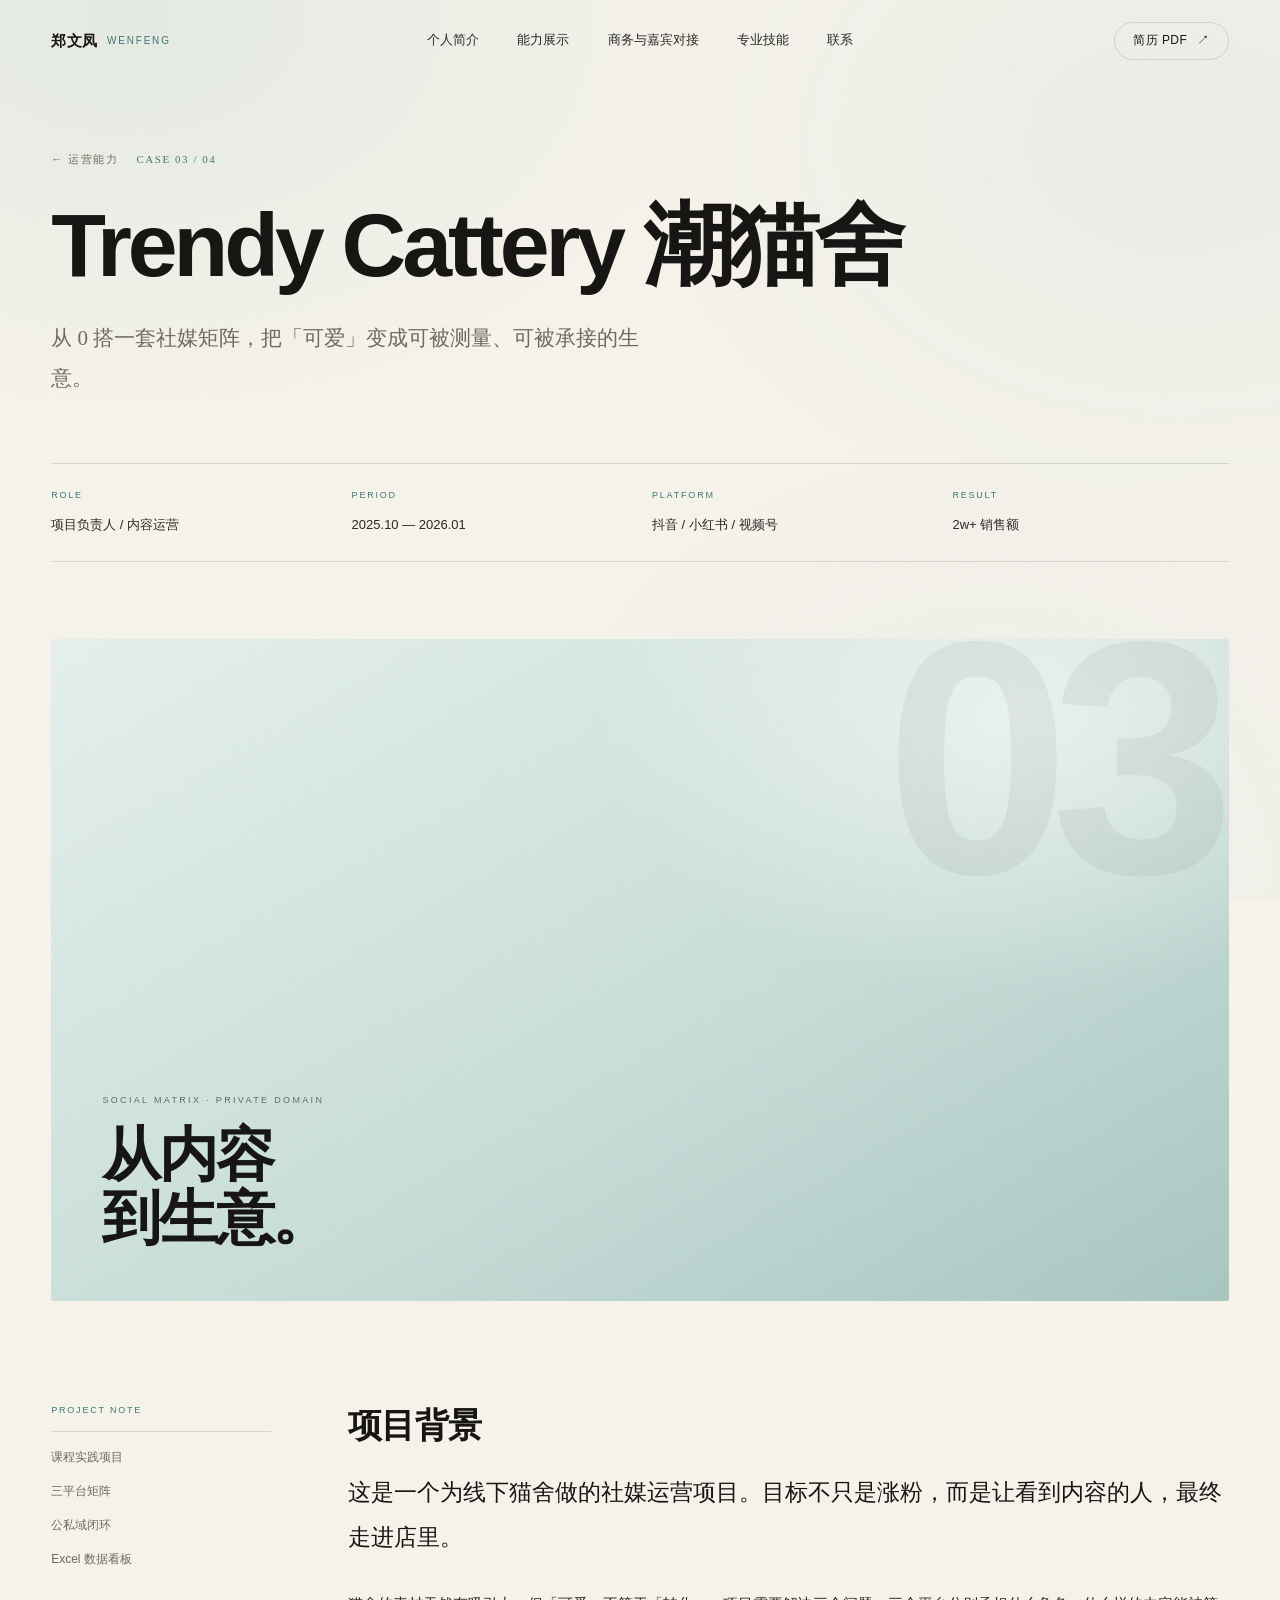
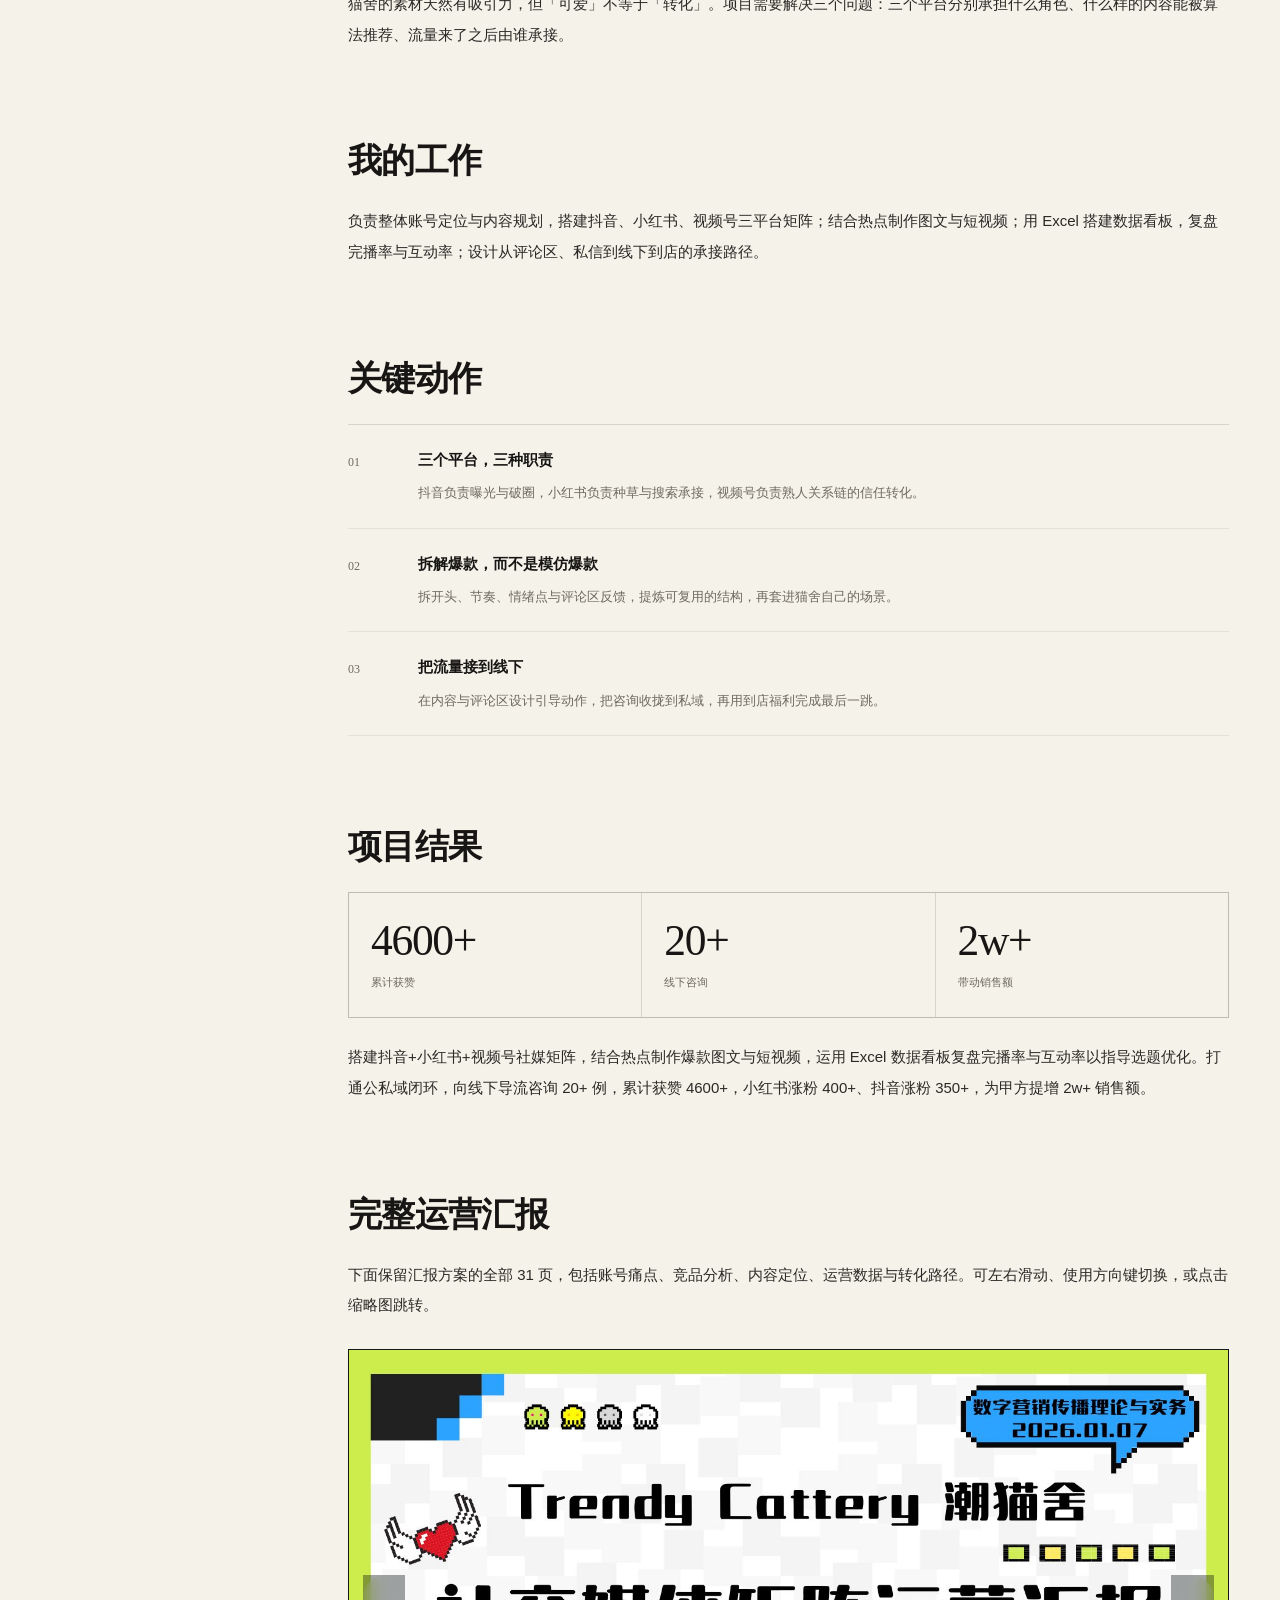
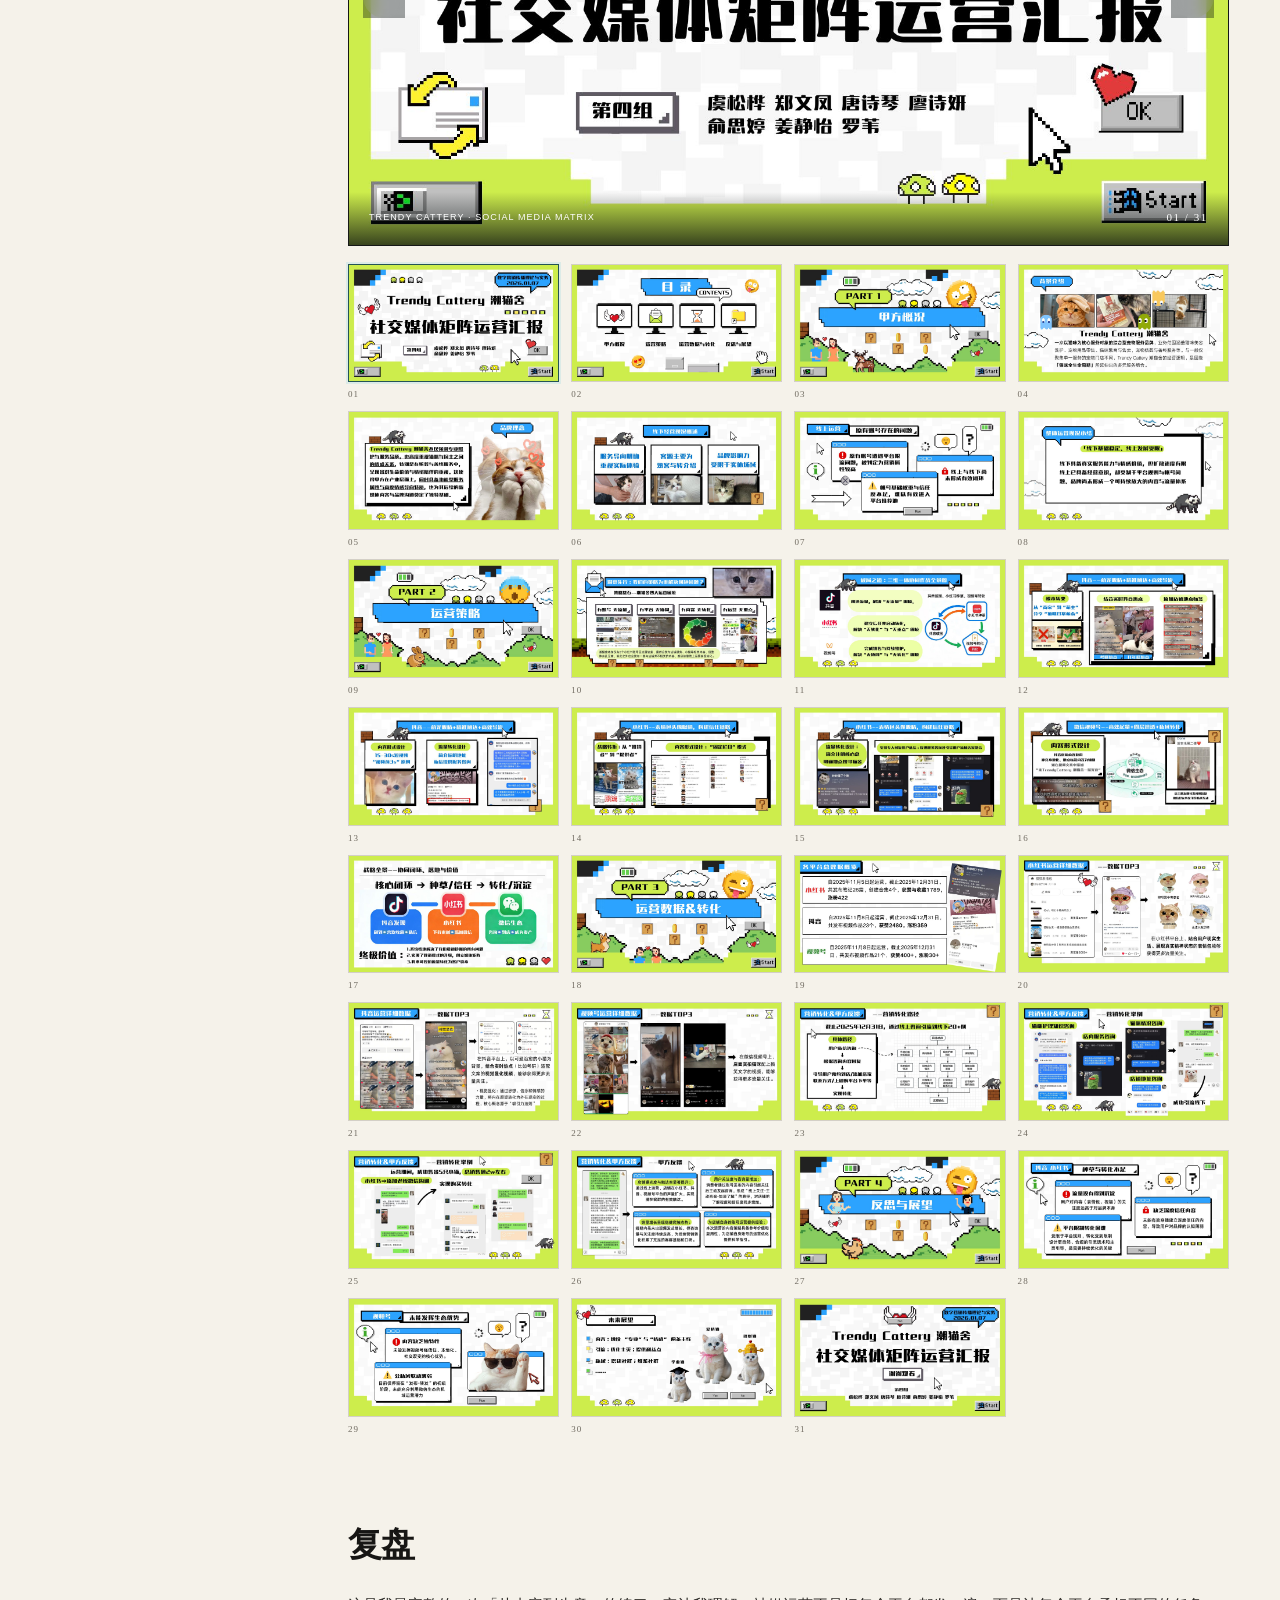
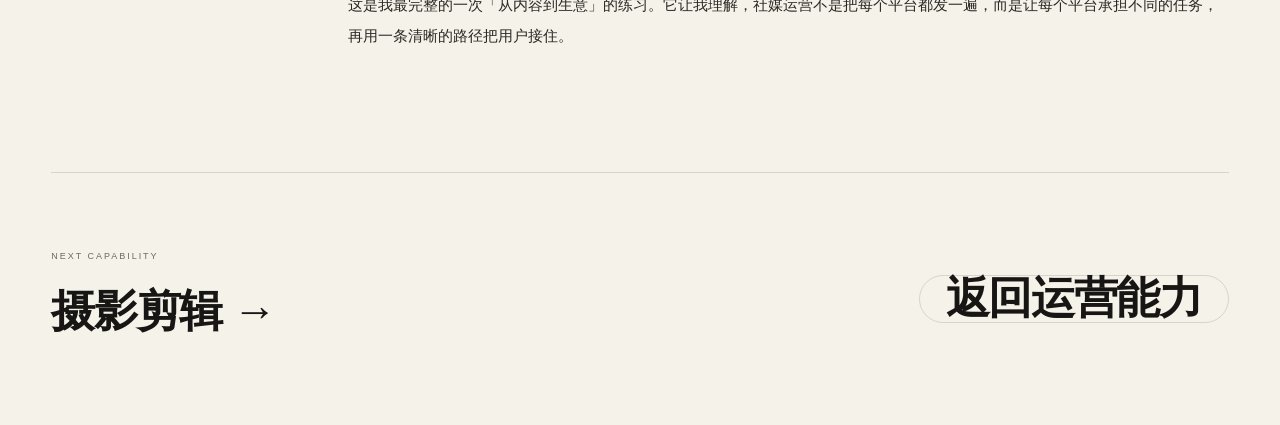
<file: work-cattery.html>
<!doctype html>
<html lang="zh-CN">
<head>
  <meta charset="utf-8">
  <meta name="viewport" content="width=device-width, initial-scale=1">
  <title>Trendy Cattery 潮猫舍｜郑文凤作品集</title>
  <meta name="description" content="潮猫舍社媒矩阵运营：抖音、小红书、视频号三平台联动，打通公私域转化。">
  <link rel="icon" href="assets/img/favicon.svg" type="image/svg+xml">
  <link rel="stylesheet" href="assets/css/style.css">
</head>
<body>
  <header class="nav">
    <div class="nav__inner">
      <a class="nav__brand" href="index.html">郑文凤<span>WENFENG</span></a>
      <nav class="nav__links" aria-label="主导航">
        <a href="about.html">个人简介</a>
        <a href="index.html#abilities">能力展示</a>
        <a href="work-summit.html#liaison">商务与嘉宾对接</a>
        <a href="skills.html">专业技能</a>
        <a href="index.html#contact">联系</a>
      </nav>
      <a class="btn btn--ghost btn--sm nav__cta" href="assets/郑文凤-简历.pdf" target="_blank" rel="noopener">简历 PDF <span class="arrow">↗</span></a>
      <button class="nav__menu" aria-label="打开菜单" aria-expanded="false"><i></i><i></i></button>
    </div>
  </header>

  <div class="menu-panel">
    <a href="about.html">个人简介</a>
    <a href="index.html#abilities">能力展示</a>
    <a href="work-summit.html#liaison">商务与嘉宾对接</a>
    <a href="skills.html">专业技能</a>
    <a href="index.html#contact">联系</a>
    <small>ZHENG WENFENG · PORTFOLIO 2026</small>
  </div>

  <main>
    <section class="case-hero">
      <div class="wrap">
        <div class="case-hero__top">
          <a class="case-hero__back" href="capability-operations.html">← 运营能力</a>
          <span class="case-hero__index">CASE 03 / 04</span>
        </div>
        <h1>Trendy Cattery 潮猫舍</h1>
        <p class="case-hero__sub">从 0 搭一套社媒矩阵，把「可爱」变成可被测量、可被承接的生意。</p>
        <div class="case-meta">
          <div><small>Role</small><span>项目负责人 / 内容运营</span></div>
          <div><small>Period</small><span>2025.10 — 2026.01</span></div>
          <div><small>Platform</small><span>抖音 / 小红书 / 视频号</span></div>
          <div><small>Result</small><span>2w+ 销售额</span></div>
        </div>
      </div>
    </section>

    <div class="wrap">
      <div class="case-cover case-cover--sand">
        <span class="case-cover__num">03</span>
        <div class="case-cover__label">
          <small>Social Matrix · Private Domain</small>
          <p>从内容<br>到生意。</p>
        </div>
      </div>
    </div>

    <section class="case-body">
      <div class="wrap">
        <div class="case-layout">
          <aside class="case-aside">
            <div class="case-aside__label">Project Note</div>
            <p>课程实践项目</p>
            <p>三平台矩阵</p>
            <p>公私域闭环</p>
            <p>Excel 数据看板</p>
          </aside>

          <div>
            <div class="case-section">
              <h2>项目背景</h2>
              <p class="lead">这是一个为线下猫舍做的社媒运营项目。目标不只是涨粉，而是让看到内容的人，最终走进店里。</p>
              <p>猫舍的素材天然有吸引力，但「可爱」不等于「转化」。项目需要解决三个问题：三个平台分别承担什么角色、什么样的内容能被算法推荐、流量来了之后由谁承接。</p>
            </div>

            <div class="case-section">
              <h2>我的工作</h2>
              <p>负责整体账号定位与内容规划，搭建抖音、小红书、视频号三平台矩阵；结合热点制作图文与短视频；用 Excel 搭建数据看板，复盘完播率与互动率；设计从评论区、私信到线下到店的承接路径。</p>
            </div>

            <div class="case-section">
              <h2>关键动作</h2>
              <ol class="case-list">
                <li>
                  <div>
                    <strong>三个平台，三种职责</strong>
                    <span>抖音负责曝光与破圈，小红书负责种草与搜索承接，视频号负责熟人关系链的信任转化。</span>
                  </div>
                </li>
                <li>
                  <div>
                    <strong>拆解爆款，而不是模仿爆款</strong>
                    <span>拆开头、节奏、情绪点与评论区反馈，提炼可复用的结构，再套进猫舍自己的场景。</span>
                  </div>
                </li>
                <li>
                  <div>
                    <strong>把流量接到线下</strong>
                    <span>在内容与评论区设计引导动作，把咨询收拢到私域，再用到店福利完成最后一跳。</span>
                  </div>
                </li>
              </ol>
            </div>

            <div class="case-section">
              <h2>项目结果</h2>
              <div class="case-results">
                <div class="case-result"><strong>4600+</strong><span>累计获赞</span></div>
                <div class="case-result"><strong>20+</strong><span>线下咨询</span></div>
                <div class="case-result"><strong>2w+</strong><span>带动销售额</span></div>
              </div>
              <p style="margin-top:24px;">搭建抖音+小红书+视频号社媒矩阵，结合热点制作爆款图文与短视频，运用 Excel 数据看板复盘完播率与互动率以指导选题优化。打通公私域闭环，向线下导流咨询 20+ 例，累计获赞 4600+，小红书涨粉 400+、抖音涨粉 350+，为甲方提增 2w+ 销售额。</p>
            </div>

            <div class="case-section">
              <h2>完整运营汇报</h2>
              <p>下面保留汇报方案的全部 31 页，包括账号痛点、竞品分析、内容定位、运营数据与转化路径。可左右滑动、使用方向键切换，或点击缩略图跳转。</p>

              <div class="deck-viewer" data-deck="cattery" tabindex="0" aria-label="潮猫舍社交媒体矩阵运营汇报浏览">
                <div class="deck-viewer__stage">
                  <img src="assets/img/cattery/slide-01.jpg" alt="潮猫舍社交媒体矩阵运营汇报第 1 页">
                  <button class="deck-viewer__nav deck-viewer__nav--prev" type="button" aria-label="上一页">←</button>
                  <button class="deck-viewer__nav deck-viewer__nav--next" type="button" aria-label="下一页">→</button>
                  <div class="deck-viewer__bar">
                    <span>Trendy Cattery · Social Media Matrix</span>
                    <span class="deck-viewer__counter" aria-live="polite">01 / 31</span>
                  </div>
                </div>
              </div>

              <div class="deck-thumb-grid" data-deck-grid aria-label="运营汇报全部页面"></div>
            </div>

            <div class="case-section">
              <h2>复盘</h2>
              <p>这是我最完整的一次「从内容到生意」的练习。它让我理解，社媒运营不是把每个平台都发一遍，而是让每个平台承担不同的任务，再用一条清晰的路径把用户接住。</p>
            </div>
          </div>
        </div>
      </div>
    </section>

    <div class="wrap">
      <div class="case-next">
        <div>
          <small>Next Capability</small>
          <a href="capability-visual.html">摄影剪辑 →</a>
        </div>
        <a class="btn btn--ghost" href="capability-operations.html">返回运营能力</a>
      </div>
    </div>
  </main>

  <script src="assets/js/main.js"></script>
</body>
</html>
</file>
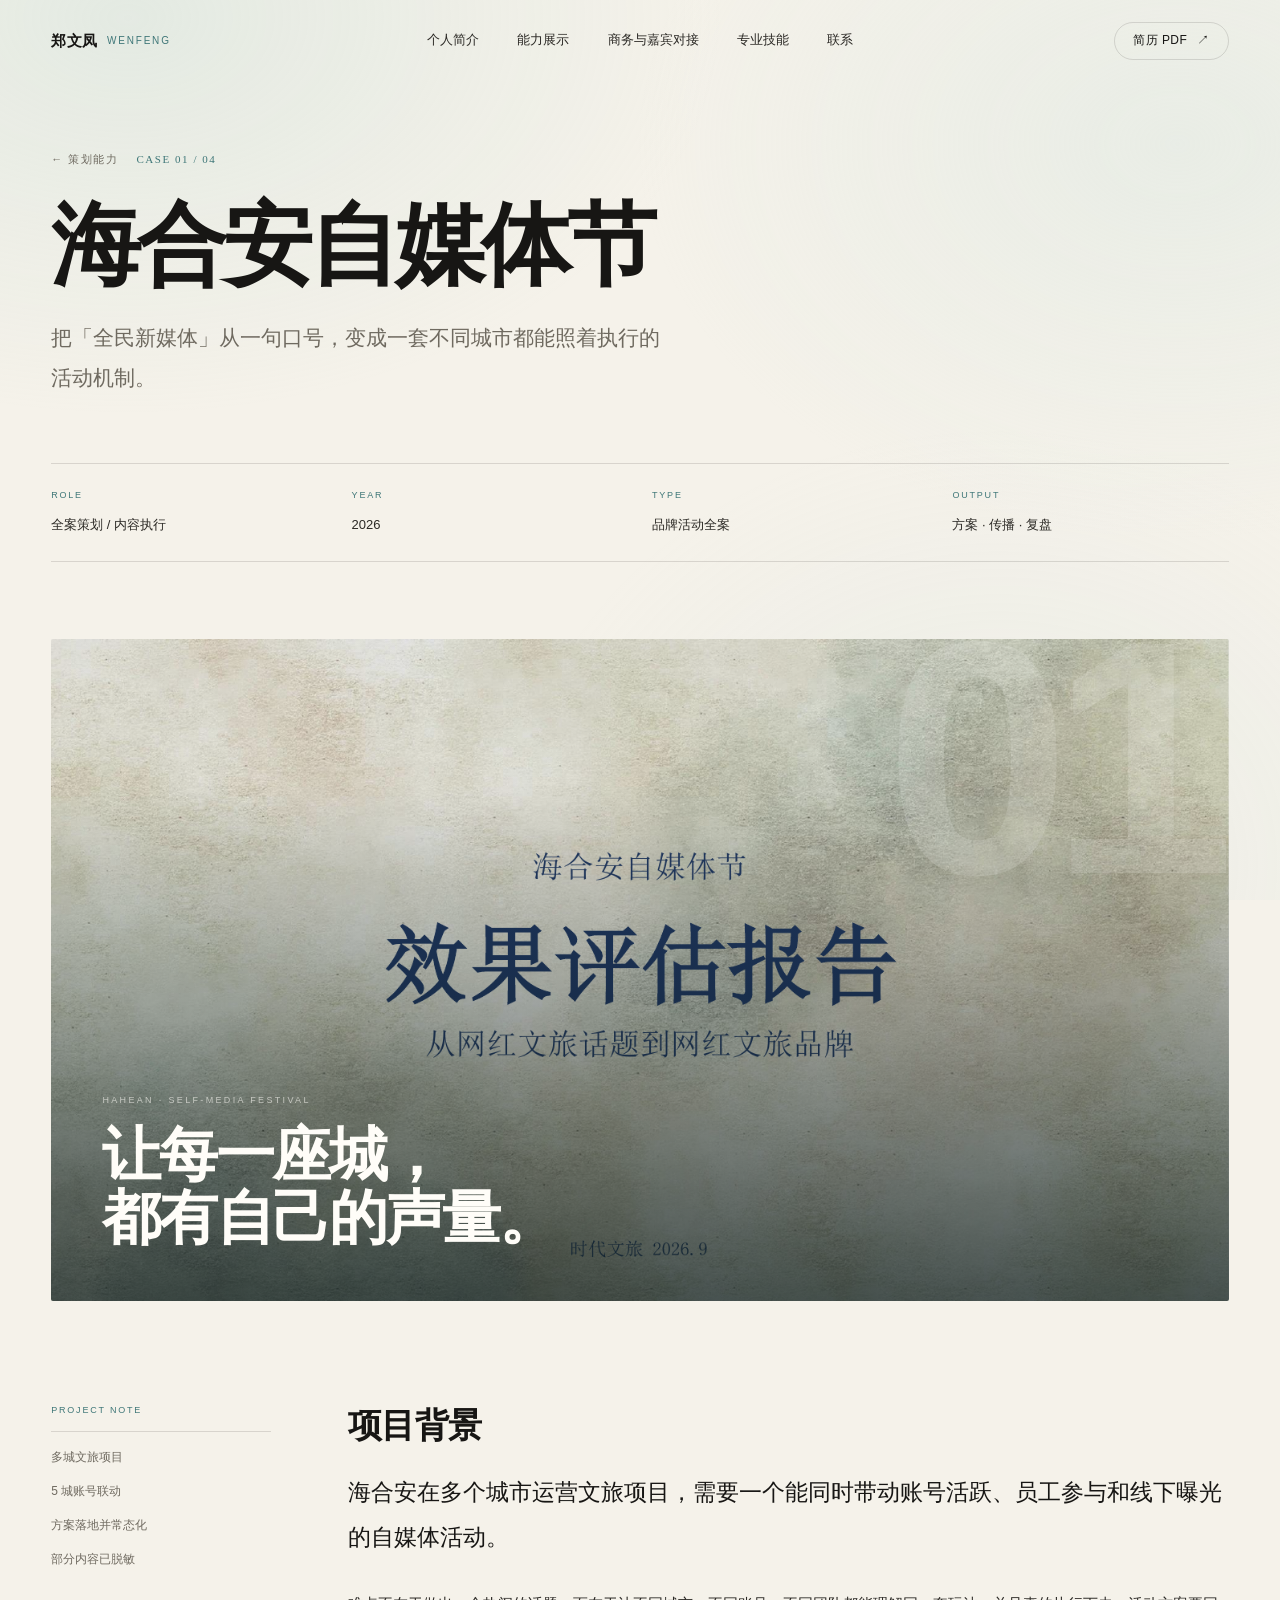
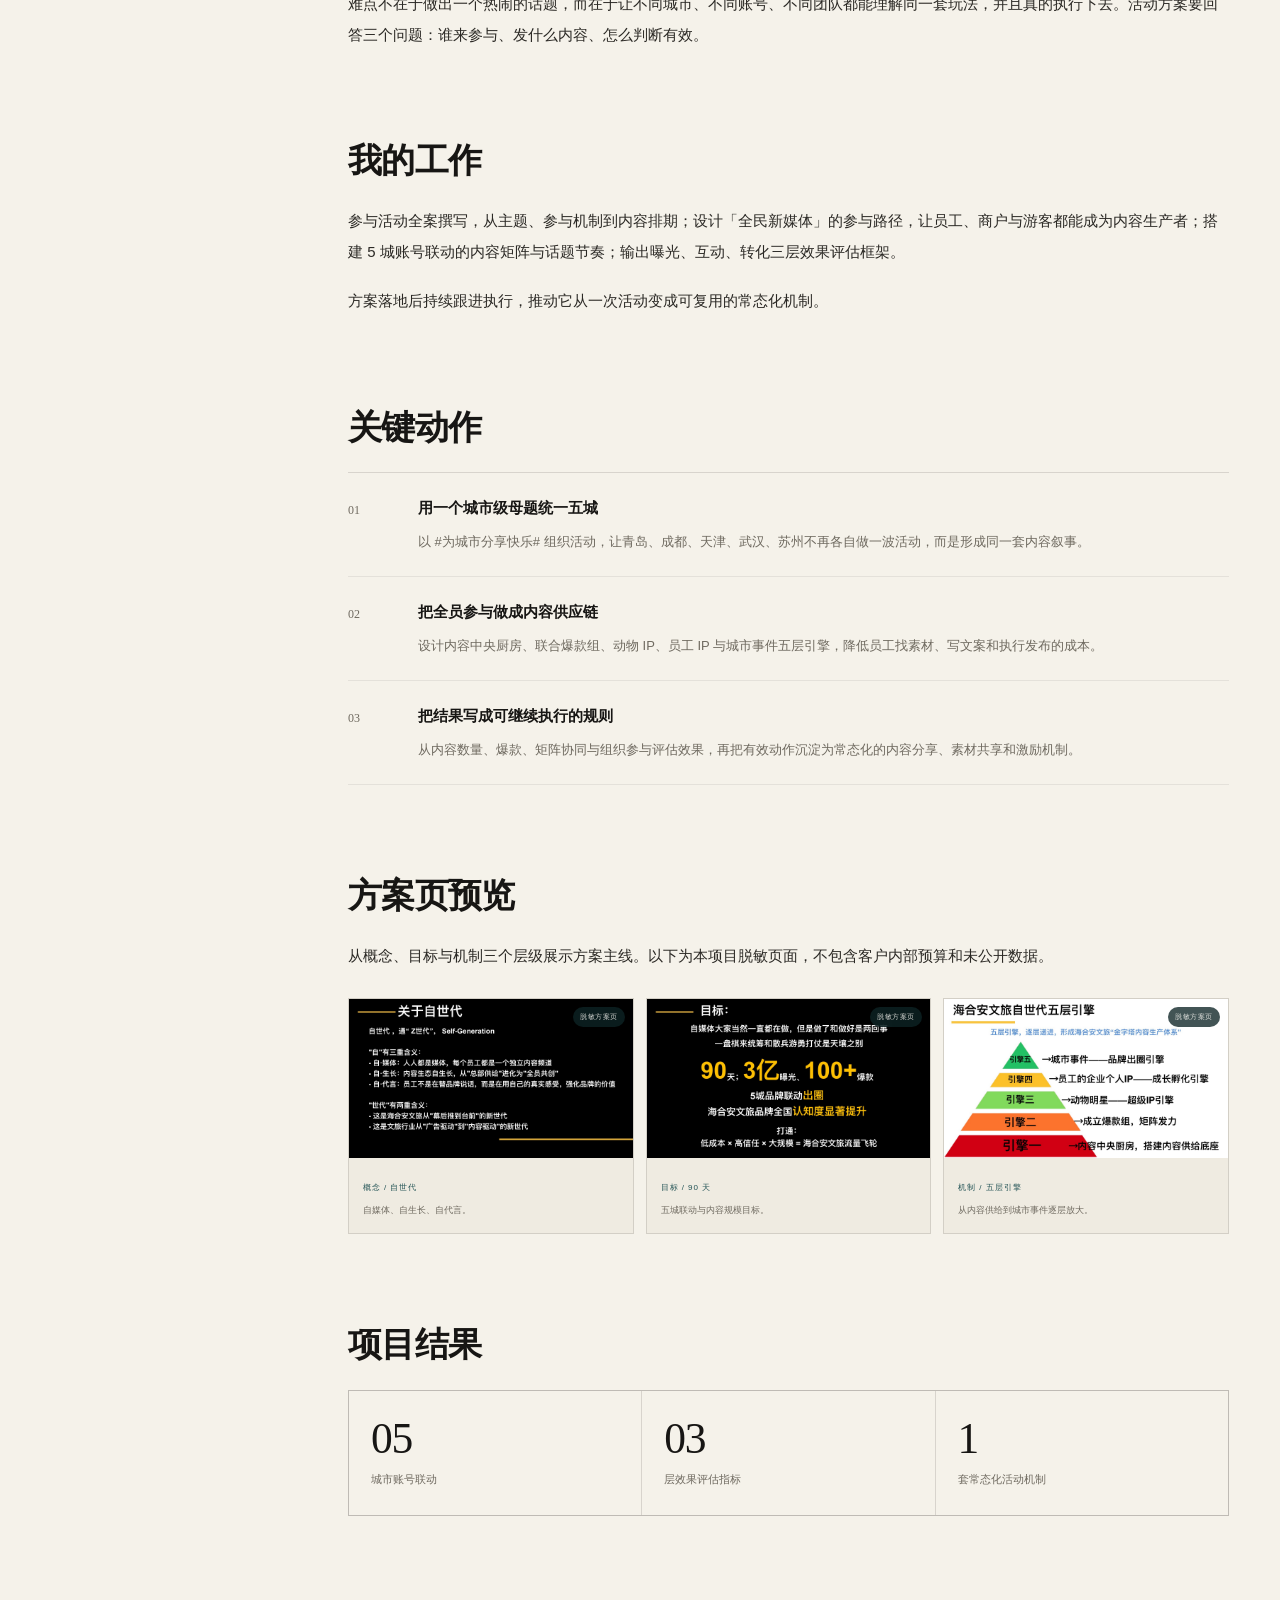
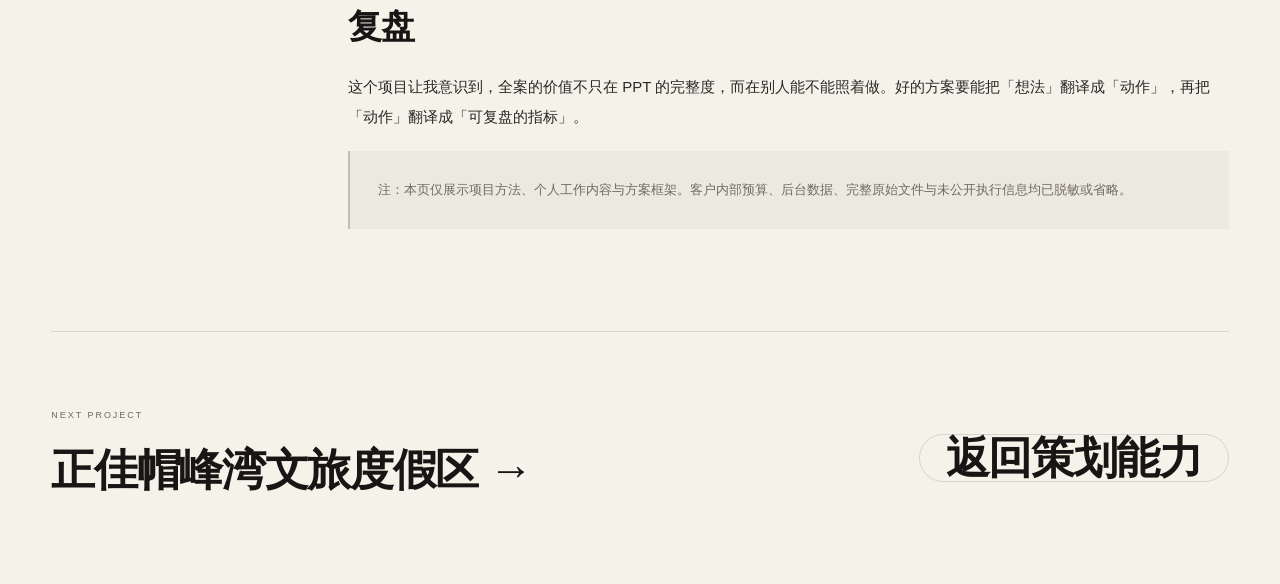
<file: work-hahean.html>
<!doctype html>
<html lang="zh-CN">
<head>
  <meta charset="utf-8">
  <meta name="viewport" content="width=device-width, initial-scale=1">
  <title>海合安自媒体节｜郑文凤作品集</title>
  <meta name="description" content="海合安自媒体节品牌活动全案：从活动机制、5 城账号联动到效果评估。">
  <link rel="icon" href="assets/img/favicon.svg" type="image/svg+xml">
  <link rel="stylesheet" href="assets/css/style.css">
</head>
<body>
  <header class="nav">
    <div class="nav__inner">
      <a class="nav__brand" href="index.html">郑文凤<span>WENFENG</span></a>
      <nav class="nav__links" aria-label="主导航">
        <a href="about.html">个人简介</a>
        <a href="index.html#abilities">能力展示</a>
        <a href="work-summit.html#liaison">商务与嘉宾对接</a>
        <a href="skills.html">专业技能</a>
        <a href="index.html#contact">联系</a>
      </nav>
      <a class="btn btn--ghost btn--sm nav__cta" href="assets/郑文凤-简历.pdf" target="_blank" rel="noopener">简历 PDF <span class="arrow">↗</span></a>
      <button class="nav__menu" aria-label="打开菜单" aria-expanded="false"><i></i><i></i></button>
    </div>
  </header>

  <div class="menu-panel">
    <a href="about.html">个人简介</a>
    <a href="index.html#abilities">能力展示</a>
    <a href="work-summit.html#liaison">商务与嘉宾对接</a>
    <a href="skills.html">专业技能</a>
    <a href="index.html#contact">联系</a>
    <small>ZHENG WENFENG · PORTFOLIO 2026</small>
  </div>

  <main>
    <section class="case-hero">
      <div class="wrap">
        <div class="case-hero__top">
          <a class="case-hero__back" href="capability-planning.html">← 策划能力</a>
          <span class="case-hero__index">CASE 01 / 04</span>
        </div>
        <h1>海合安自媒体节</h1>
        <p class="case-hero__sub">把「全民新媒体」从一句口号，变成一套不同城市都能照着执行的活动机制。</p>
        <div class="case-meta">
          <div><small>Role</small><span>全案策划 / 内容执行</span></div>
          <div><small>Year</small><span>2026</span></div>
          <div><small>Type</small><span>品牌活动全案</span></div>
          <div><small>Output</small><span>方案 · 传播 · 复盘</span></div>
        </div>
      </div>
    </section>

    <div class="wrap">
      <div class="case-cover case-cover--image">
        <img class="case-cover__img" src="assets/img/work-hahean.png" alt="海合安自媒体节效果评估报告封面">
        <span class="case-cover__num">01</span>
        <div class="case-cover__label">
          <small>Hahean · Self-media Festival</small>
          <p>让每一座城，<br>都有自己的声量。</p>
        </div>
      </div>
    </div>

    <section class="case-body">
      <div class="wrap">
        <div class="case-layout">
          <aside class="case-aside">
            <div class="case-aside__label">Project Note</div>
            <p>多城文旅项目</p>
            <p>5 城账号联动</p>
            <p>方案落地并常态化</p>
            <p>部分内容已脱敏</p>
          </aside>

          <div>
            <div class="case-section">
              <h2>项目背景</h2>
              <p class="lead">海合安在多个城市运营文旅项目，需要一个能同时带动账号活跃、员工参与和线下曝光的自媒体活动。</p>
              <p>难点不在于做出一个热闹的话题，而在于让不同城市、不同账号、不同团队都能理解同一套玩法，并且真的执行下去。活动方案要回答三个问题：谁来参与、发什么内容、怎么判断有效。</p>
            </div>

            <div class="case-section">
              <h2>我的工作</h2>
              <p>参与活动全案撰写，从主题、参与机制到内容排期；设计「全民新媒体」的参与路径，让员工、商户与游客都能成为内容生产者；搭建 5 城账号联动的内容矩阵与话题节奏；输出曝光、互动、转化三层效果评估框架。</p>
              <p>方案落地后持续跟进执行，推动它从一次活动变成可复用的常态化机制。</p>
            </div>

            <div class="case-section">
              <h2>关键动作</h2>
              <ol class="case-list">
                <li>
                  <div>
                    <strong>用一个城市级母题统一五城</strong>
                    <span>以 #为城市分享快乐# 组织活动，让青岛、成都、天津、武汉、苏州不再各自做一波活动，而是形成同一套内容叙事。</span>
                  </div>
                </li>
                <li>
                  <div>
                    <strong>把全员参与做成内容供应链</strong>
                    <span>设计内容中央厨房、联合爆款组、动物 IP、员工 IP 与城市事件五层引擎，降低员工找素材、写文案和执行发布的成本。</span>
                  </div>
                </li>
                <li>
                  <div>
                    <strong>把结果写成可继续执行的规则</strong>
                    <span>从内容数量、爆款、矩阵协同与组织参与评估效果，再把有效动作沉淀为常态化的内容分享、素材共享和激励机制。</span>
                  </div>
                </li>
              </ol>
            </div>

            <div class="case-section">
              <h2>方案页预览</h2>
              <p>从概念、目标与机制三个层级展示方案主线。以下为本项目脱敏页面，不包含客户内部预算和未公开数据。</p>
              <div class="source-pages">
                <figure>
                  <a href="assets/img/projects/source-pages/hahean-self-media-02.jpg" target="_blank" rel="noopener"><img src="assets/img/projects/source-pages/hahean-self-media-02.jpg" alt="海合安自世代计划概念页" loading="lazy"></a>
                  <figcaption><span>概念 / 自世代</span><p>自媒体、自生长、自代言。</p></figcaption>
                </figure>
                <figure>
                  <a href="assets/img/projects/source-pages/hahean-self-media-07.jpg" target="_blank" rel="noopener"><img src="assets/img/projects/source-pages/hahean-self-media-07.jpg" alt="海合安自世代计划目标页" loading="lazy"></a>
                  <figcaption><span>目标 / 90 天</span><p>五城联动与内容规模目标。</p></figcaption>
                </figure>
                <figure>
                  <a href="assets/img/projects/source-pages/hahean-self-media-19.jpg" target="_blank" rel="noopener"><img src="assets/img/projects/source-pages/hahean-self-media-19.jpg" alt="海合安自世代计划五层引擎页" loading="lazy"></a>
                  <figcaption><span>机制 / 五层引擎</span><p>从内容供给到城市事件逐层放大。</p></figcaption>
                </figure>
              </div>
            </div>

            <div class="case-section">
              <h2>项目结果</h2>
              <div class="case-results">
                <div class="case-result"><strong>05</strong><span>城市账号联动</span></div>
                <div class="case-result"><strong>03</strong><span>层效果评估指标</span></div>
                <div class="case-result"><strong>1</strong><span>套常态化活动机制</span></div>
              </div>
            </div>

            <div class="case-section">
              <h2>复盘</h2>
              <p>这个项目让我意识到，全案的价值不只在 PPT 的完整度，而在别人能不能照着做。好的方案要能把「想法」翻译成「动作」，再把「动作」翻译成「可复盘的指标」。</p>
              <div class="case-note">注：本页仅展示项目方法、个人工作内容与方案框架。客户内部预算、后台数据、完整原始文件与未公开执行信息均已脱敏或省略。</div>
            </div>
          </div>
        </div>
      </div>
    </section>

    <div class="wrap">
      <div class="case-next">
        <div>
          <small>Next Project</small>
          <a href="work-maofengwan.html">正佳帽峰湾文旅度假区 →</a>
        </div>
        <a class="btn btn--ghost" href="capability-planning.html">返回策划能力</a>
      </div>
    </div>
  </main>

  <script src="assets/js/main.js"></script>
</body>
</html>
</file>
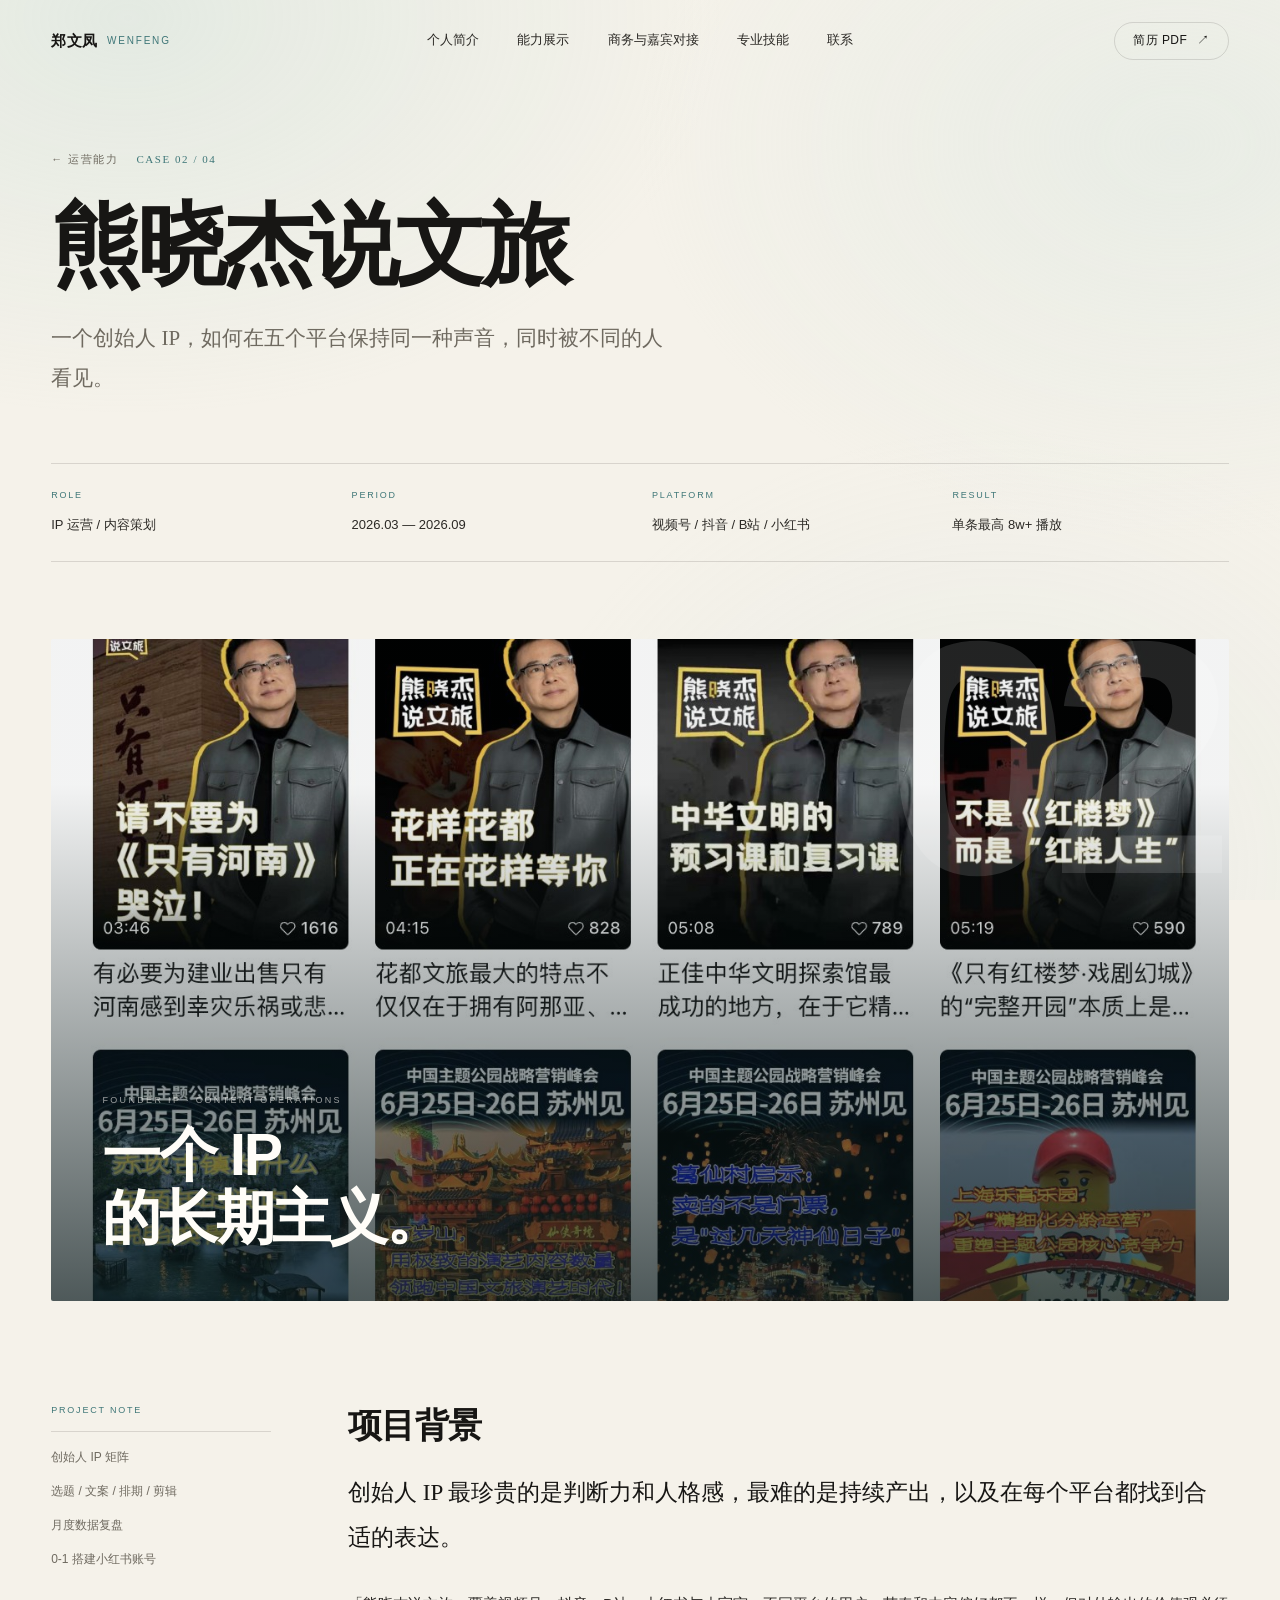
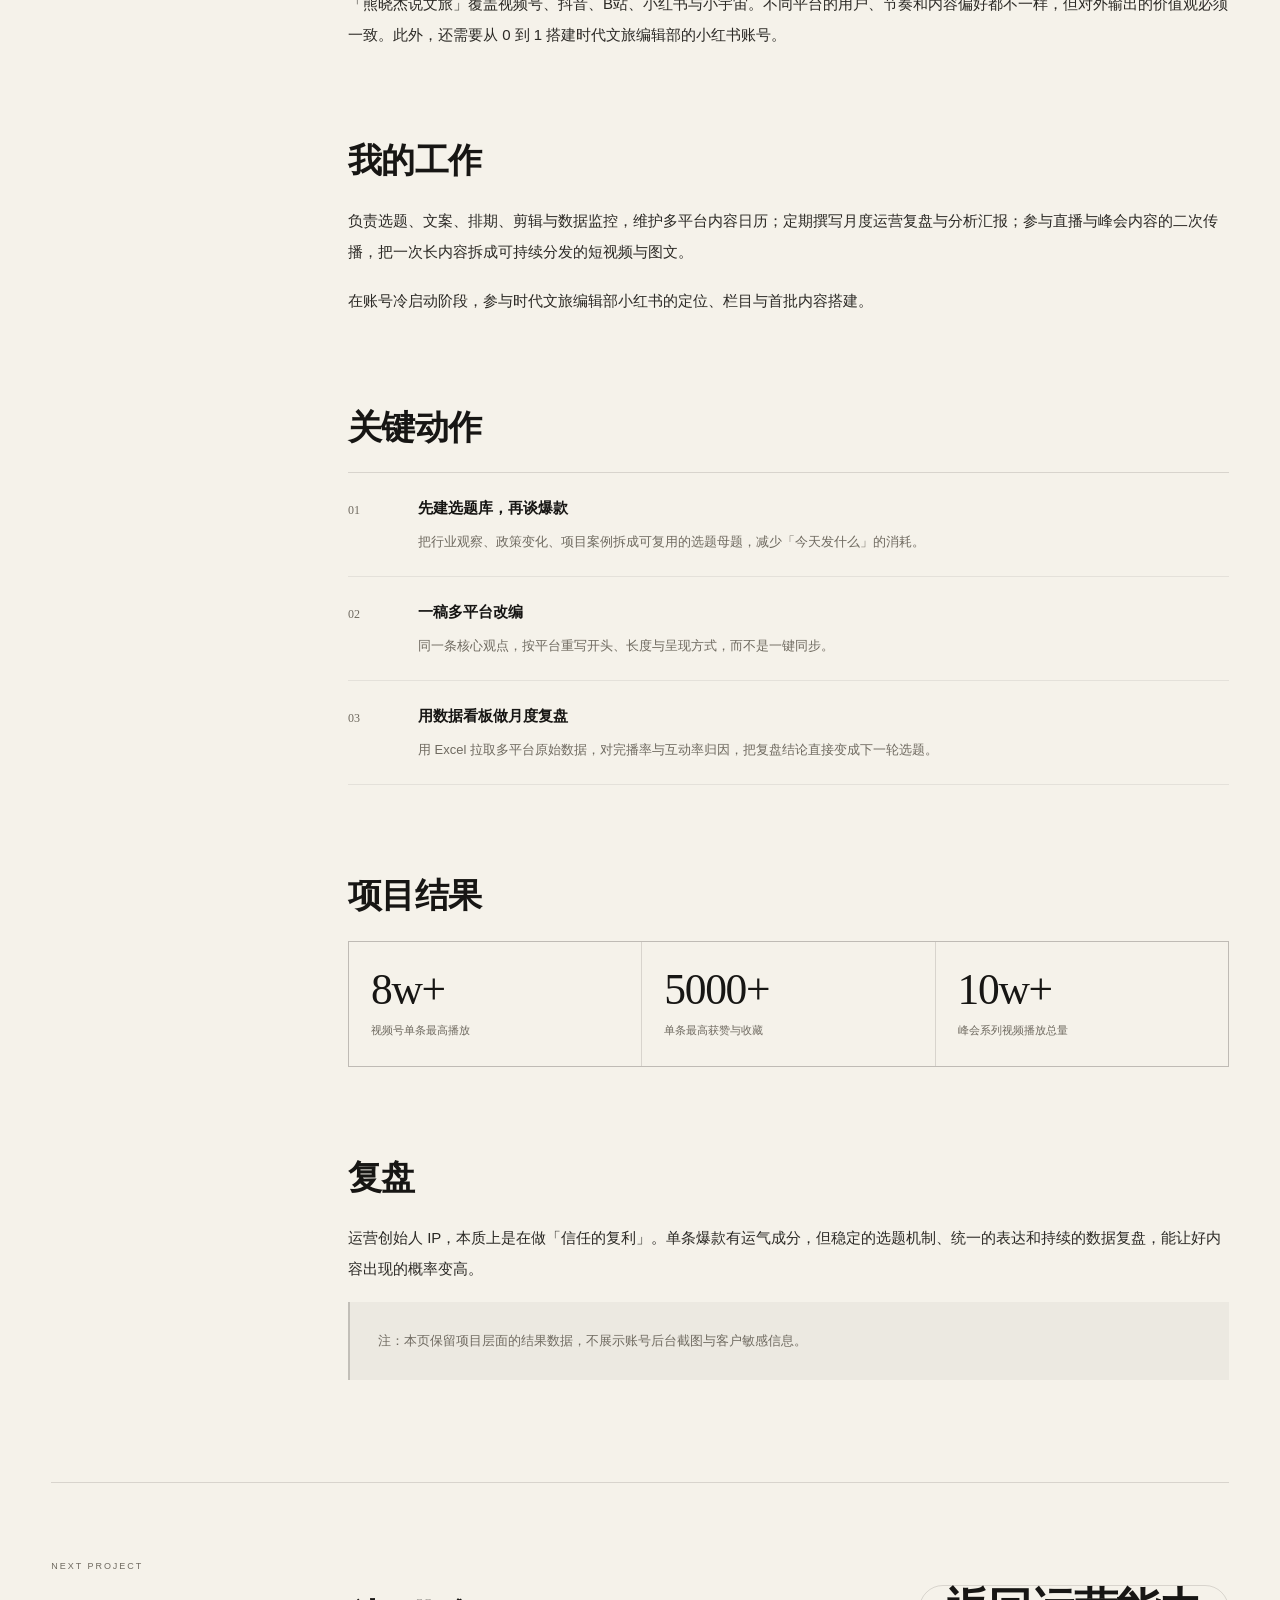
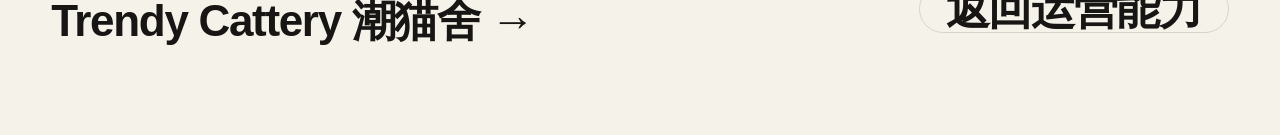
<file: work-ip.html>
<!doctype html>
<html lang="zh-CN">
<head>
  <meta charset="utf-8">
  <meta name="viewport" content="width=device-width, initial-scale=1">
  <title>熊晓杰说文旅｜郑文凤作品集</title>
  <meta name="description" content="创始人 IP「熊晓杰说文旅」的多平台内容运营与数据复盘。">
  <link rel="icon" href="assets/img/favicon.svg" type="image/svg+xml">
  <link rel="stylesheet" href="assets/css/style.css">
</head>
<body>
  <header class="nav">
    <div class="nav__inner">
      <a class="nav__brand" href="index.html">郑文凤<span>WENFENG</span></a>
      <nav class="nav__links" aria-label="主导航">
        <a href="about.html">个人简介</a>
        <a href="index.html#abilities">能力展示</a>
        <a href="work-summit.html#liaison">商务与嘉宾对接</a>
        <a href="skills.html">专业技能</a>
        <a href="index.html#contact">联系</a>
      </nav>
      <a class="btn btn--ghost btn--sm nav__cta" href="assets/郑文凤-简历.pdf" target="_blank" rel="noopener">简历 PDF <span class="arrow">↗</span></a>
      <button class="nav__menu" aria-label="打开菜单" aria-expanded="false"><i></i><i></i></button>
    </div>
  </header>

  <div class="menu-panel">
    <a href="about.html">个人简介</a>
    <a href="index.html#abilities">能力展示</a>
    <a href="work-summit.html#liaison">商务与嘉宾对接</a>
    <a href="skills.html">专业技能</a>
    <a href="index.html#contact">联系</a>
    <small>ZHENG WENFENG · PORTFOLIO 2026</small>
  </div>

  <main>
    <section class="case-hero">
      <div class="wrap">
        <div class="case-hero__top">
          <a class="case-hero__back" href="capability-operations.html">← 运营能力</a>
          <span class="case-hero__index">CASE 02 / 04</span>
        </div>
        <h1>熊晓杰说文旅</h1>
        <p class="case-hero__sub">一个创始人 IP，如何在五个平台保持同一种声音，同时被不同的人看见。</p>
        <div class="case-meta">
          <div><small>Role</small><span>IP 运营 / 内容策划</span></div>
          <div><small>Period</small><span>2026.03 — 2026.09</span></div>
          <div><small>Platform</small><span>视频号 / 抖音 / B站 / 小红书</span></div>
          <div><small>Result</small><span>单条最高 8w+ 播放</span></div>
        </div>
      </div>
    </section>

    <div class="wrap">
      <div class="case-cover case-cover--image">
        <img class="case-cover__img" src="assets/img/account-shipinhao.jpg" alt="熊晓杰说文旅视频号内容页面">
        <span class="case-cover__num">02</span>
        <div class="case-cover__label">
          <small>Founder IP · Content Operations</small>
          <p>一个 IP<br>的长期主义。</p>
        </div>
      </div>
    </div>

    <section class="case-body">
      <div class="wrap">
        <div class="case-layout">
          <aside class="case-aside">
            <div class="case-aside__label">Project Note</div>
            <p>创始人 IP 矩阵</p>
            <p>选题 / 文案 / 排期 / 剪辑</p>
            <p>月度数据复盘</p>
            <p>0-1 搭建小红书账号</p>
          </aside>

          <div>
            <div class="case-section">
              <h2>项目背景</h2>
              <p class="lead">创始人 IP 最珍贵的是判断力和人格感，最难的是持续产出，以及在每个平台都找到合适的表达。</p>
              <p>「熊晓杰说文旅」覆盖视频号、抖音、B站、小红书与小宇宙。不同平台的用户、节奏和内容偏好都不一样，但对外输出的价值观必须一致。此外，还需要从 0 到 1 搭建时代文旅编辑部的小红书账号。</p>
            </div>

            <div class="case-section">
              <h2>我的工作</h2>
              <p>负责选题、文案、排期、剪辑与数据监控，维护多平台内容日历；定期撰写月度运营复盘与分析汇报；参与直播与峰会内容的二次传播，把一次长内容拆成可持续分发的短视频与图文。</p>
              <p>在账号冷启动阶段，参与时代文旅编辑部小红书的定位、栏目与首批内容搭建。</p>
            </div>

            <div class="case-section">
              <h2>关键动作</h2>
              <ol class="case-list">
                <li>
                  <div>
                    <strong>先建选题库，再谈爆款</strong>
                    <span>把行业观察、政策变化、项目案例拆成可复用的选题母题，减少「今天发什么」的消耗。</span>
                  </div>
                </li>
                <li>
                  <div>
                    <strong>一稿多平台改编</strong>
                    <span>同一条核心观点，按平台重写开头、长度与呈现方式，而不是一键同步。</span>
                  </div>
                </li>
                <li>
                  <div>
                    <strong>用数据看板做月度复盘</strong>
                    <span>用 Excel 拉取多平台原始数据，对完播率与互动率归因，把复盘结论直接变成下一轮选题。</span>
                  </div>
                </li>
              </ol>
            </div>

            <div class="case-section">
              <h2>项目结果</h2>
              <div class="case-results">
                <div class="case-result"><strong>8w+</strong><span>视频号单条最高播放</span></div>
                <div class="case-result"><strong>5000+</strong><span>单条最高获赞与收藏</span></div>
                <div class="case-result"><strong>10w+</strong><span>峰会系列视频播放总量</span></div>
              </div>
            </div>

            <div class="case-section">
              <h2>复盘</h2>
              <p>运营创始人 IP，本质上是在做「信任的复利」。单条爆款有运气成分，但稳定的选题机制、统一的表达和持续的数据复盘，能让好内容出现的概率变高。</p>
              <div class="case-note">注：本页保留项目层面的结果数据，不展示账号后台截图与客户敏感信息。</div>
            </div>
          </div>
        </div>
      </div>
    </section>

    <div class="wrap">
      <div class="case-next">
        <div>
          <small>Next Project</small>
          <a href="work-cattery.html">Trendy Cattery 潮猫舍 →</a>
        </div>
        <a class="btn btn--ghost" href="capability-operations.html">返回运营能力</a>
      </div>
    </div>
  </main>

  <script src="assets/js/main.js"></script>
</body>
</html>
</file>
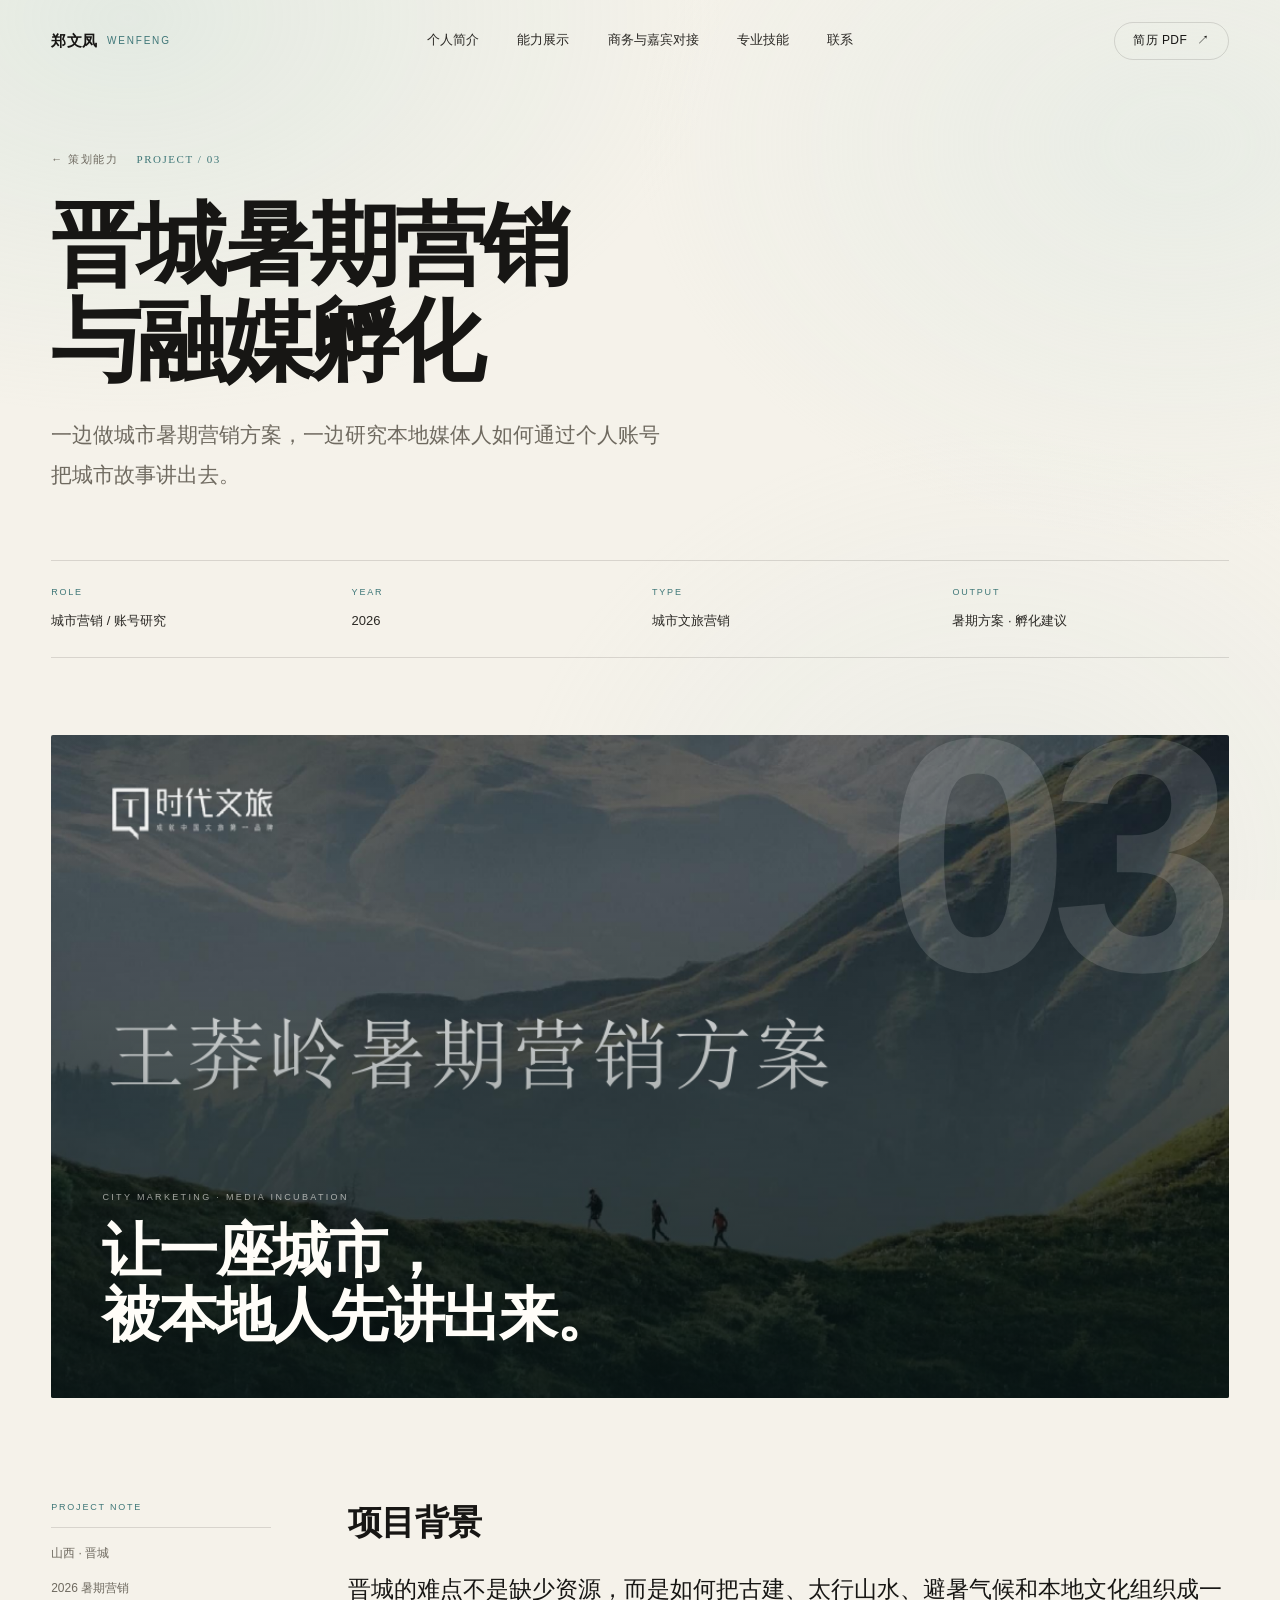
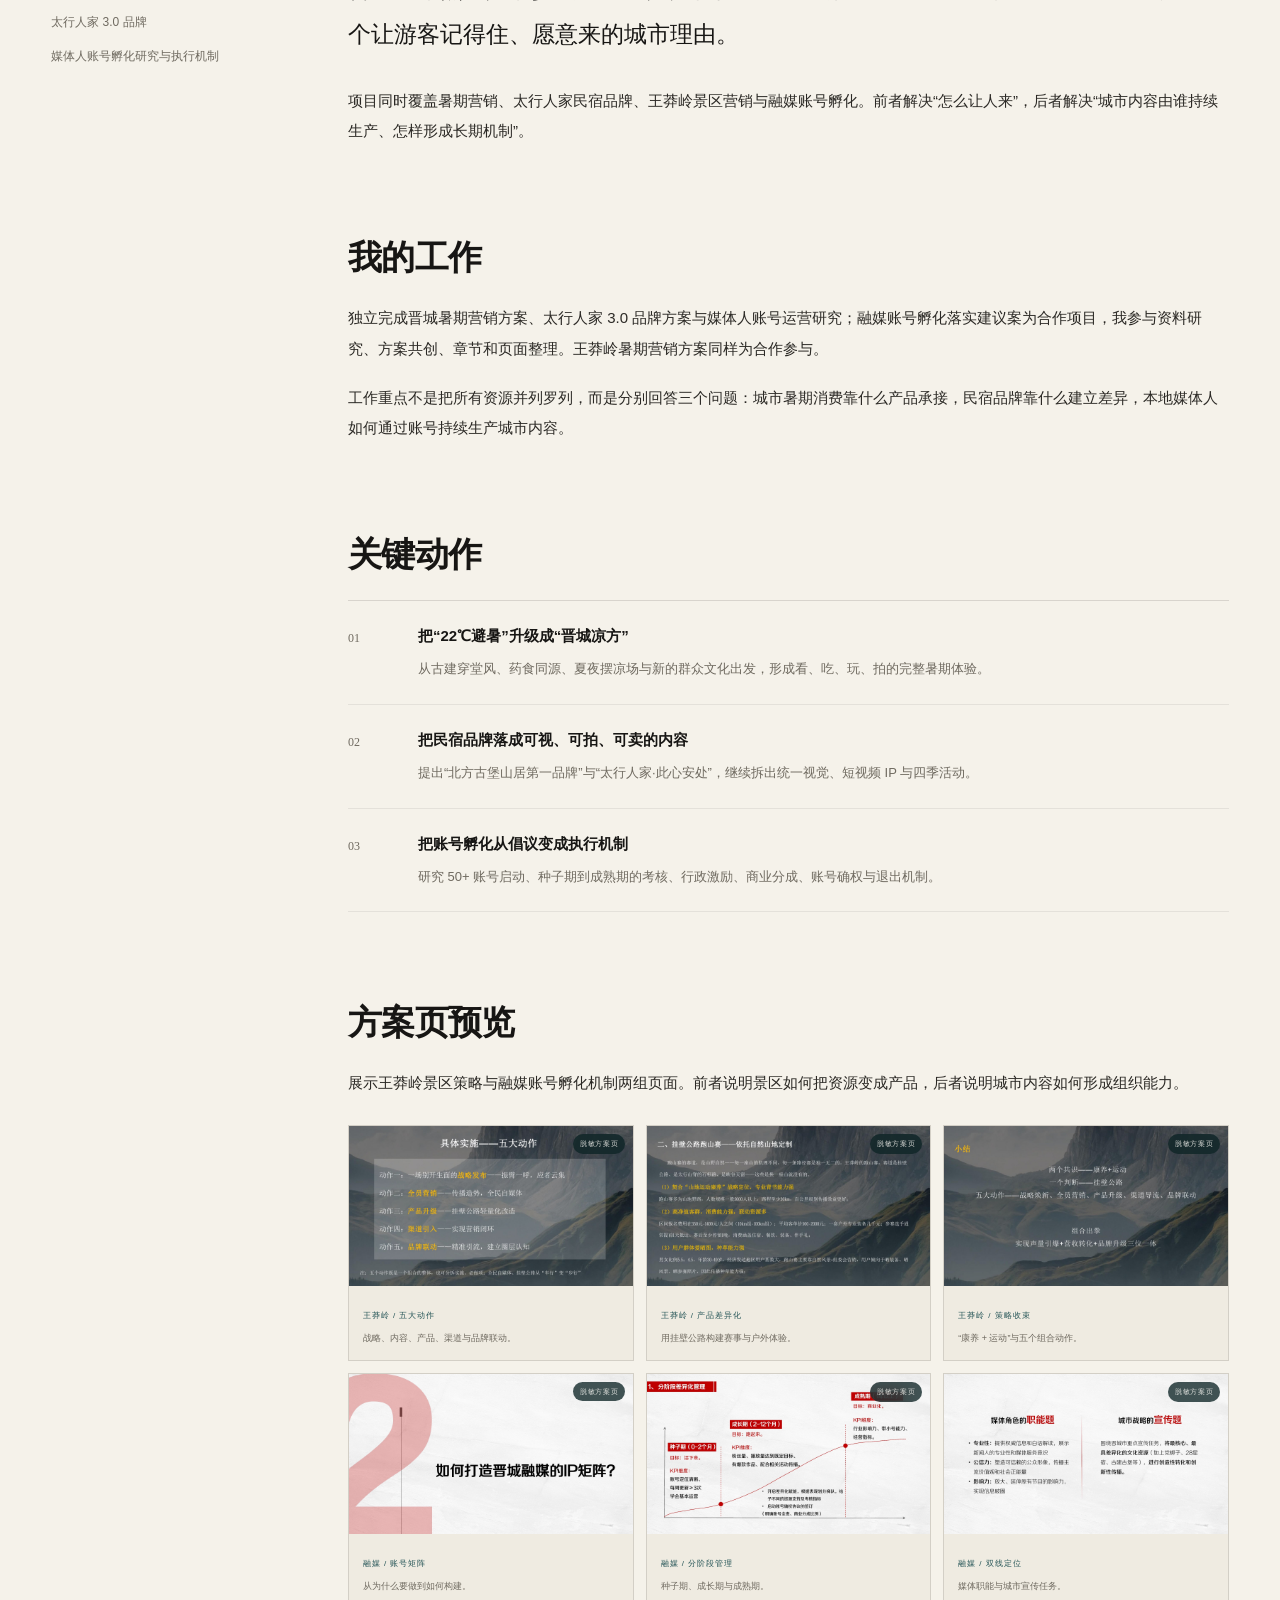
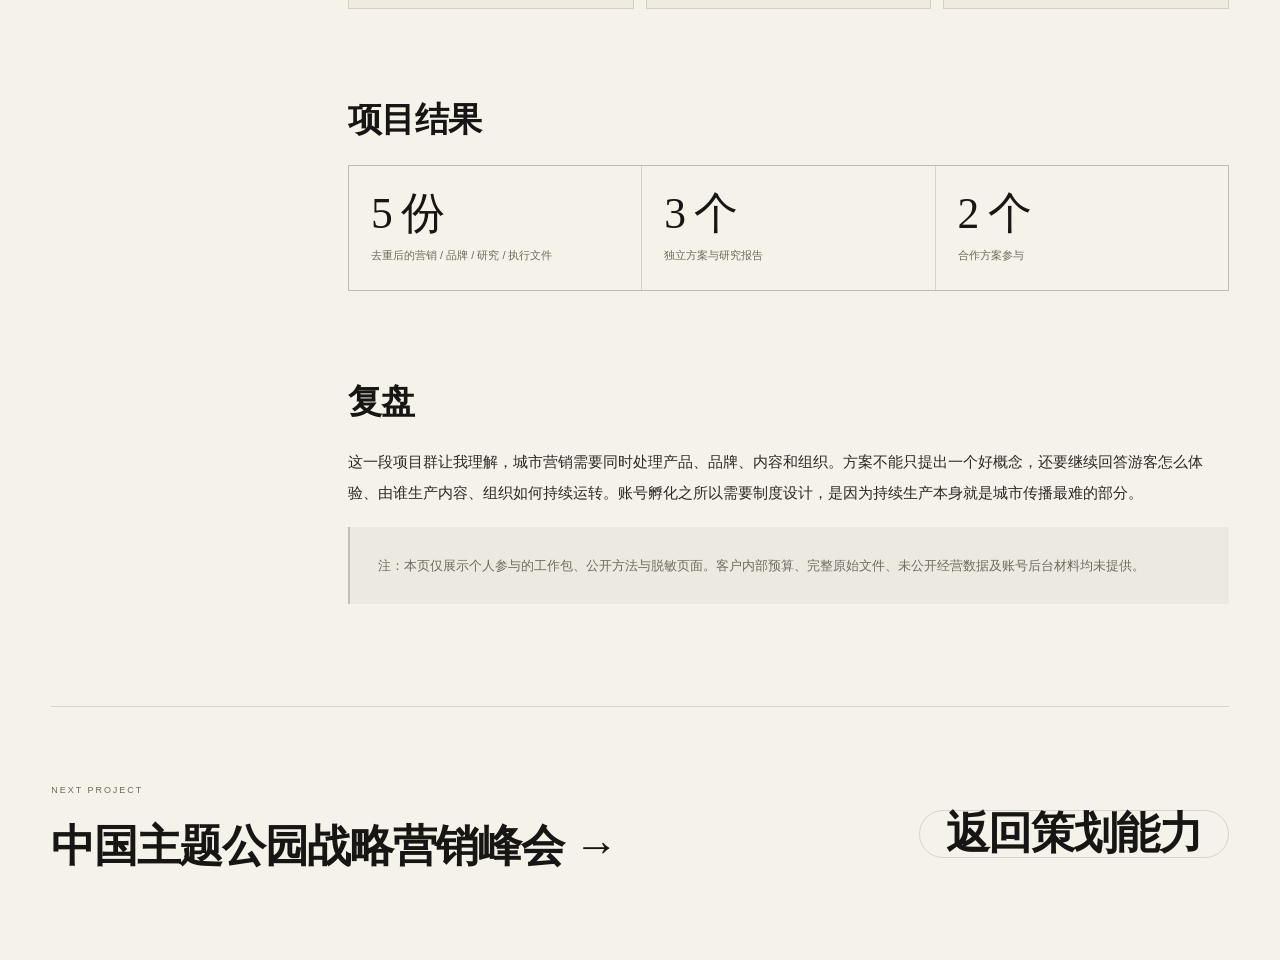
<file: work-jincheng.html>
<!doctype html>
<html lang="zh-CN">
<head>
  <meta charset="utf-8">
  <meta name="viewport" content="width=device-width, initial-scale=1">
  <title>晋城暑期营销与融媒孵化｜郑文凤作品集</title>
  <meta name="description" content="晋城暑期营销方案、太行山文化旅游节建议与融媒账号孵化研究。">
  <link rel="icon" href="assets/img/favicon.svg" type="image/svg+xml">
  <link rel="stylesheet" href="assets/css/style.css">
</head>
<body>
  <header class="nav">
    <div class="nav__inner">
      <a class="nav__brand" href="index.html">郑文凤<span>WENFENG</span></a>
      <nav class="nav__links" aria-label="主导航">
        <a href="about.html">个人简介</a>
        <a href="index.html#abilities">能力展示</a>
        <a href="work-summit.html#liaison">商务与嘉宾对接</a>
        <a href="skills.html">专业技能</a>
        <a href="index.html#contact">联系</a>
      </nav>
      <a class="btn btn--ghost btn--sm nav__cta" href="assets/郑文凤-简历.pdf" target="_blank" rel="noopener">简历 PDF <span class="arrow">↗</span></a>
      <button class="nav__menu" aria-label="打开菜单" aria-expanded="false"><i></i><i></i></button>
    </div>
  </header>

  <div class="menu-panel">
    <a href="about.html">个人简介</a>
    <a href="index.html#abilities">能力展示</a>
    <a href="work-summit.html#liaison">商务与嘉宾对接</a>
    <a href="skills.html">专业技能</a>
    <a href="index.html#contact">联系</a>
    <small>ZHENG WENFENG · PORTFOLIO 2026</small>
  </div>

  <main>
    <section class="case-hero">
      <div class="wrap">
        <div class="case-hero__top">
          <a class="case-hero__back" href="capability-planning.html">← 策划能力</a>
          <span class="case-hero__index">PROJECT / 03</span>
        </div>
        <h1>晋城暑期营销<br>与融媒孵化</h1>
        <p class="case-hero__sub">一边做城市暑期营销方案，一边研究本地媒体人如何通过个人账号把城市故事讲出去。</p>
        <div class="case-meta">
          <div><small>Role</small><span>城市营销 / 账号研究</span></div>
          <div><small>Year</small><span>2026</span></div>
          <div><small>Type</small><span>城市文旅营销</span></div>
          <div><small>Output</small><span>暑期方案 · 孵化建议</span></div>
        </div>
      </div>
    </section>

    <div class="wrap">
      <div class="case-cover case-cover--image">
        <img class="case-cover__img" src="assets/img/work-jincheng.png" alt="王莽岭暑期营销方案封面">
        <span class="case-cover__num">03</span>
        <div class="case-cover__label">
          <small>City Marketing · Media Incubation</small>
          <p>让一座城市，<br>被本地人先讲出来。</p>
        </div>
      </div>
    </div>

    <section class="case-body">
      <div class="wrap">
        <div class="case-layout">
          <aside class="case-aside">
            <div class="case-aside__label">Project Note</div>
            <p>山西 · 晋城</p>
            <p>2026 暑期营销</p>
            <p>太行人家 3.0 品牌</p>
            <p>媒体人账号孵化研究与执行机制</p>
          </aside>

          <div>
            <div class="case-section">
              <h2>项目背景</h2>
              <p class="lead">晋城的难点不是缺少资源，而是如何把古建、太行山水、避暑气候和本地文化组织成一个让游客记得住、愿意来的城市理由。</p>
              <p>项目同时覆盖暑期营销、太行人家民宿品牌、王莽岭景区营销与融媒账号孵化。前者解决“怎么让人来”，后者解决“城市内容由谁持续生产、怎样形成长期机制”。</p>
            </div>

            <div class="case-section">
              <h2>我的工作</h2>
              <p>独立完成晋城暑期营销方案、太行人家 3.0 品牌方案与媒体人账号运营研究；融媒账号孵化落实建议案为合作项目，我参与资料研究、方案共创、章节和页面整理。王莽岭暑期营销方案同样为合作参与。</p>
              <p>工作重点不是把所有资源并列罗列，而是分别回答三个问题：城市暑期消费靠什么产品承接，民宿品牌靠什么建立差异，本地媒体人如何通过账号持续生产城市内容。</p>
            </div>

            <div class="case-section">
              <h2>关键动作</h2>
              <ol class="case-list">
                <li>
                  <div>
                    <strong>把“22℃避暑”升级成“晋城凉方”</strong>
                    <span>从古建穿堂风、药食同源、夏夜摆凉场与新的群众文化出发，形成看、吃、玩、拍的完整暑期体验。</span>
                  </div>
                </li>
                <li>
                  <div>
                    <strong>把民宿品牌落成可视、可拍、可卖的内容</strong>
                    <span>提出“北方古堡山居第一品牌”与“太行人家·此心安处”，继续拆出统一视觉、短视频 IP 与四季活动。</span>
                  </div>
                </li>
                <li>
                  <div>
                    <strong>把账号孵化从倡议变成执行机制</strong>
                    <span>研究 50+ 账号启动、种子期到成熟期的考核、行政激励、商业分成、账号确权与退出机制。</span>
                  </div>
                </li>
              </ol>
            </div>

            <div class="case-section">
              <h2>方案页预览</h2>
              <p>展示王莽岭景区策略与融媒账号孵化机制两组页面。前者说明景区如何把资源变成产品，后者说明城市内容如何形成组织能力。</p>
              <div class="source-pages">
                <figure>
                  <a href="assets/img/projects/source-pages/wangmangling-08.jpg" target="_blank" rel="noopener"><img src="assets/img/projects/source-pages/wangmangling-08.jpg" alt="王莽岭暑期营销方案五大动作页" loading="lazy"></a>
                  <figcaption><span>王莽岭 / 五大动作</span><p>战略、内容、产品、渠道与品牌联动。</p></figcaption>
                </figure>
                <figure>
                  <a href="assets/img/projects/source-pages/wangmangling-64.jpg" target="_blank" rel="noopener"><img src="assets/img/projects/source-pages/wangmangling-64.jpg" alt="王莽岭挂壁公路跑山赛页" loading="lazy"></a>
                  <figcaption><span>王莽岭 / 产品差异化</span><p>用挂壁公路构建赛事与户外体验。</p></figcaption>
                </figure>
                <figure>
                  <a href="assets/img/projects/source-pages/wangmangling-67.jpg" target="_blank" rel="noopener"><img src="assets/img/projects/source-pages/wangmangling-67.jpg" alt="王莽岭方案总结页" loading="lazy"></a>
                  <figcaption><span>王莽岭 / 策略收束</span><p>“康养 + 运动”与五个组合动作。</p></figcaption>
                </figure>
                <figure>
                  <a href="assets/img/projects/source-pages/personal-ip-13.jpg" target="_blank" rel="noopener"><img src="assets/img/projects/source-pages/personal-ip-13.jpg" alt="晋城融媒账号矩阵章节页" loading="lazy"></a>
                  <figcaption><span>融媒 / 账号矩阵</span><p>从为什么要做到如何构建。</p></figcaption>
                </figure>
                <figure>
                  <a href="assets/img/projects/source-pages/personal-ip-18.jpg" target="_blank" rel="noopener"><img src="assets/img/projects/source-pages/personal-ip-18.jpg" alt="账号孵化三阶段管理页" loading="lazy"></a>
                  <figcaption><span>融媒 / 分阶段管理</span><p>种子期、成长期与成熟期。</p></figcaption>
                </figure>
                <figure>
                  <a href="assets/img/projects/source-pages/personal-ip-23.jpg" target="_blank" rel="noopener"><img src="assets/img/projects/source-pages/personal-ip-23.jpg" alt="融媒账号职能与城市宣传双线页" loading="lazy"></a>
                  <figcaption><span>融媒 / 双线定位</span><p>媒体职能与城市宣传任务。</p></figcaption>
                </figure>
              </div>
            </div>

            <div class="case-section">
              <h2>项目结果</h2>
              <div class="case-results">
                <div class="case-result"><strong>5 份</strong><span>去重后的营销 / 品牌 / 研究 / 执行文件</span></div>
                <div class="case-result"><strong>3 个</strong><span>独立方案与研究报告</span></div>
                <div class="case-result"><strong>2 个</strong><span>合作方案参与</span></div>
              </div>
            </div>

            <div class="case-section">
              <h2>复盘</h2>
              <p>这一段项目群让我理解，城市营销需要同时处理产品、品牌、内容和组织。方案不能只提出一个好概念，还要继续回答游客怎么体验、由谁生产内容、组织如何持续运转。账号孵化之所以需要制度设计，是因为持续生产本身就是城市传播最难的部分。</p>
              <div class="case-note">注：本页仅展示个人参与的工作包、公开方法与脱敏页面。客户内部预算、完整原始文件、未公开经营数据及账号后台材料均未提供。</div>
            </div>
          </div>
        </div>
      </div>
    </section>

    <div class="wrap">
      <div class="case-next">
        <div>
          <small>Next Project</small>
          <a href="work-summit.html">中国主题公园战略营销峰会 →</a>
        </div>
        <a class="btn btn--ghost" href="capability-planning.html">返回策划能力</a>
      </div>
    </div>
  </main>

  <script src="assets/js/main.js"></script>
</body>
</html>
</file>
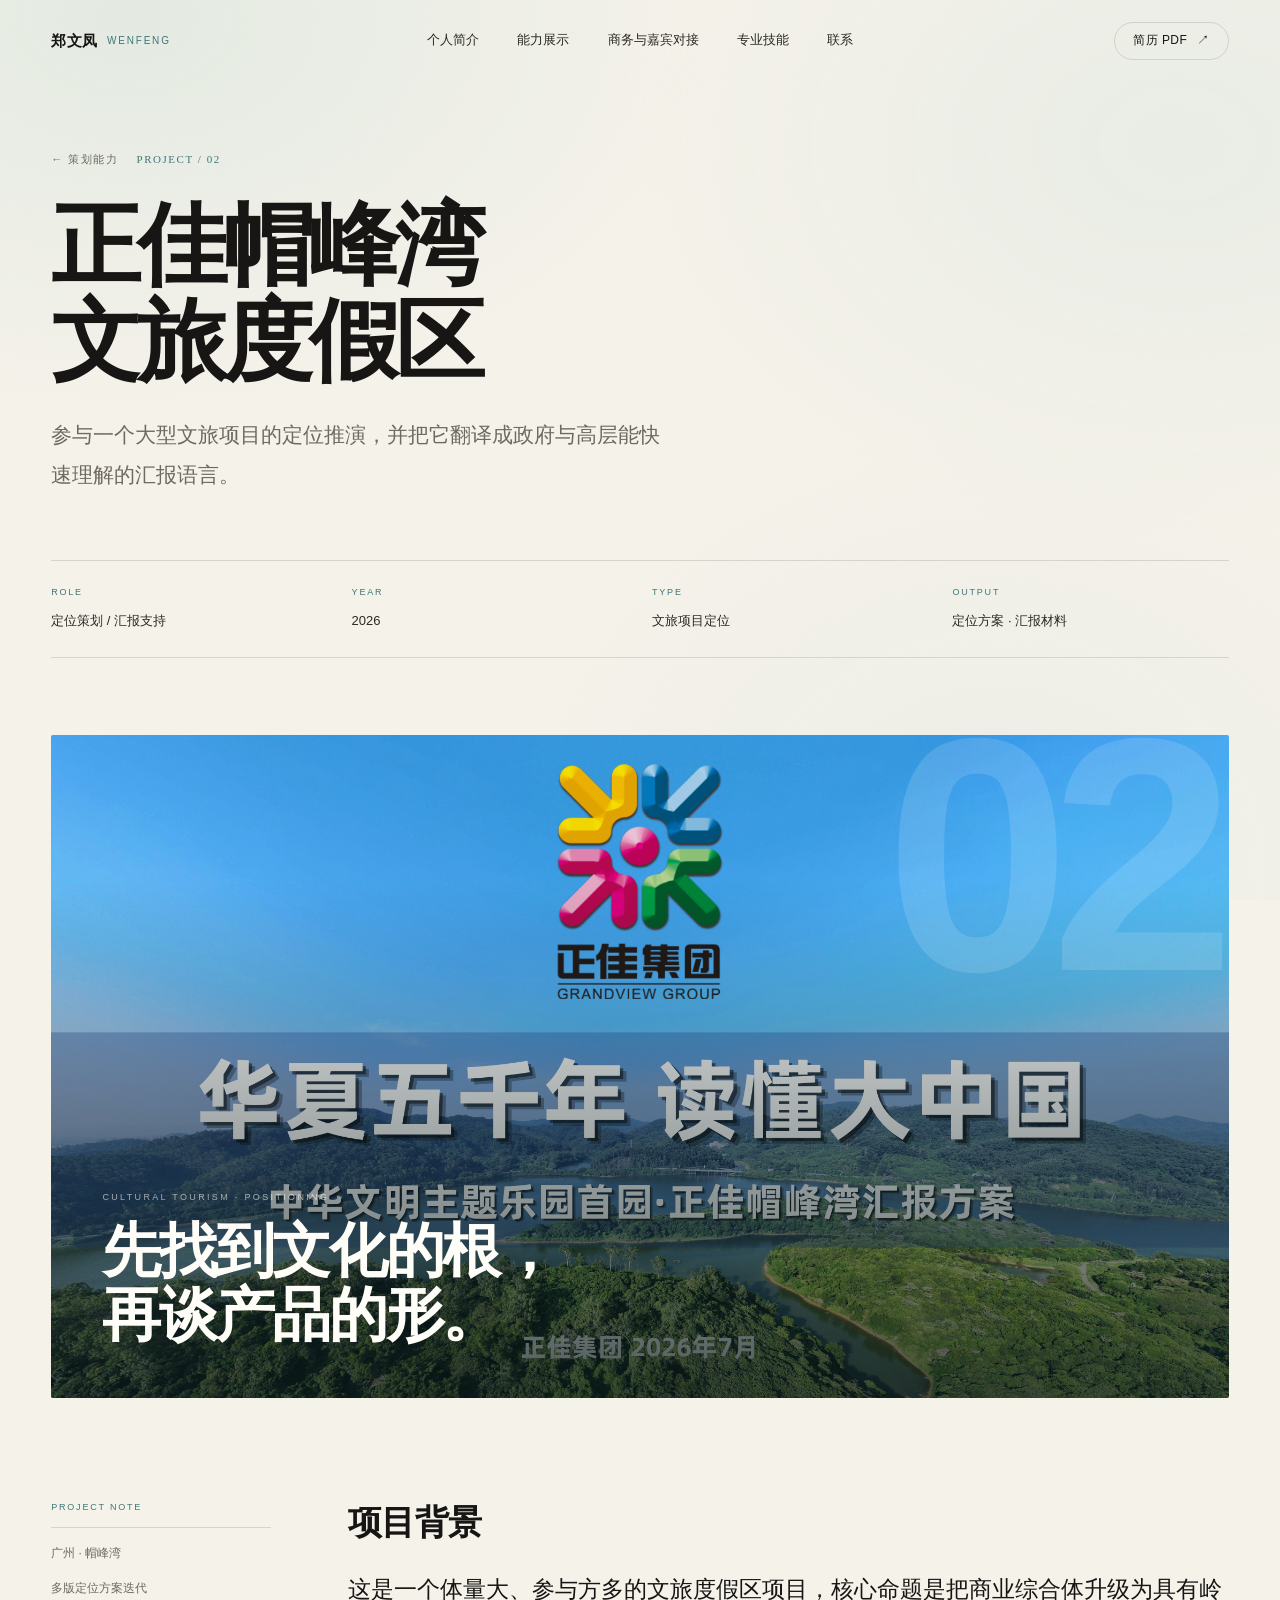
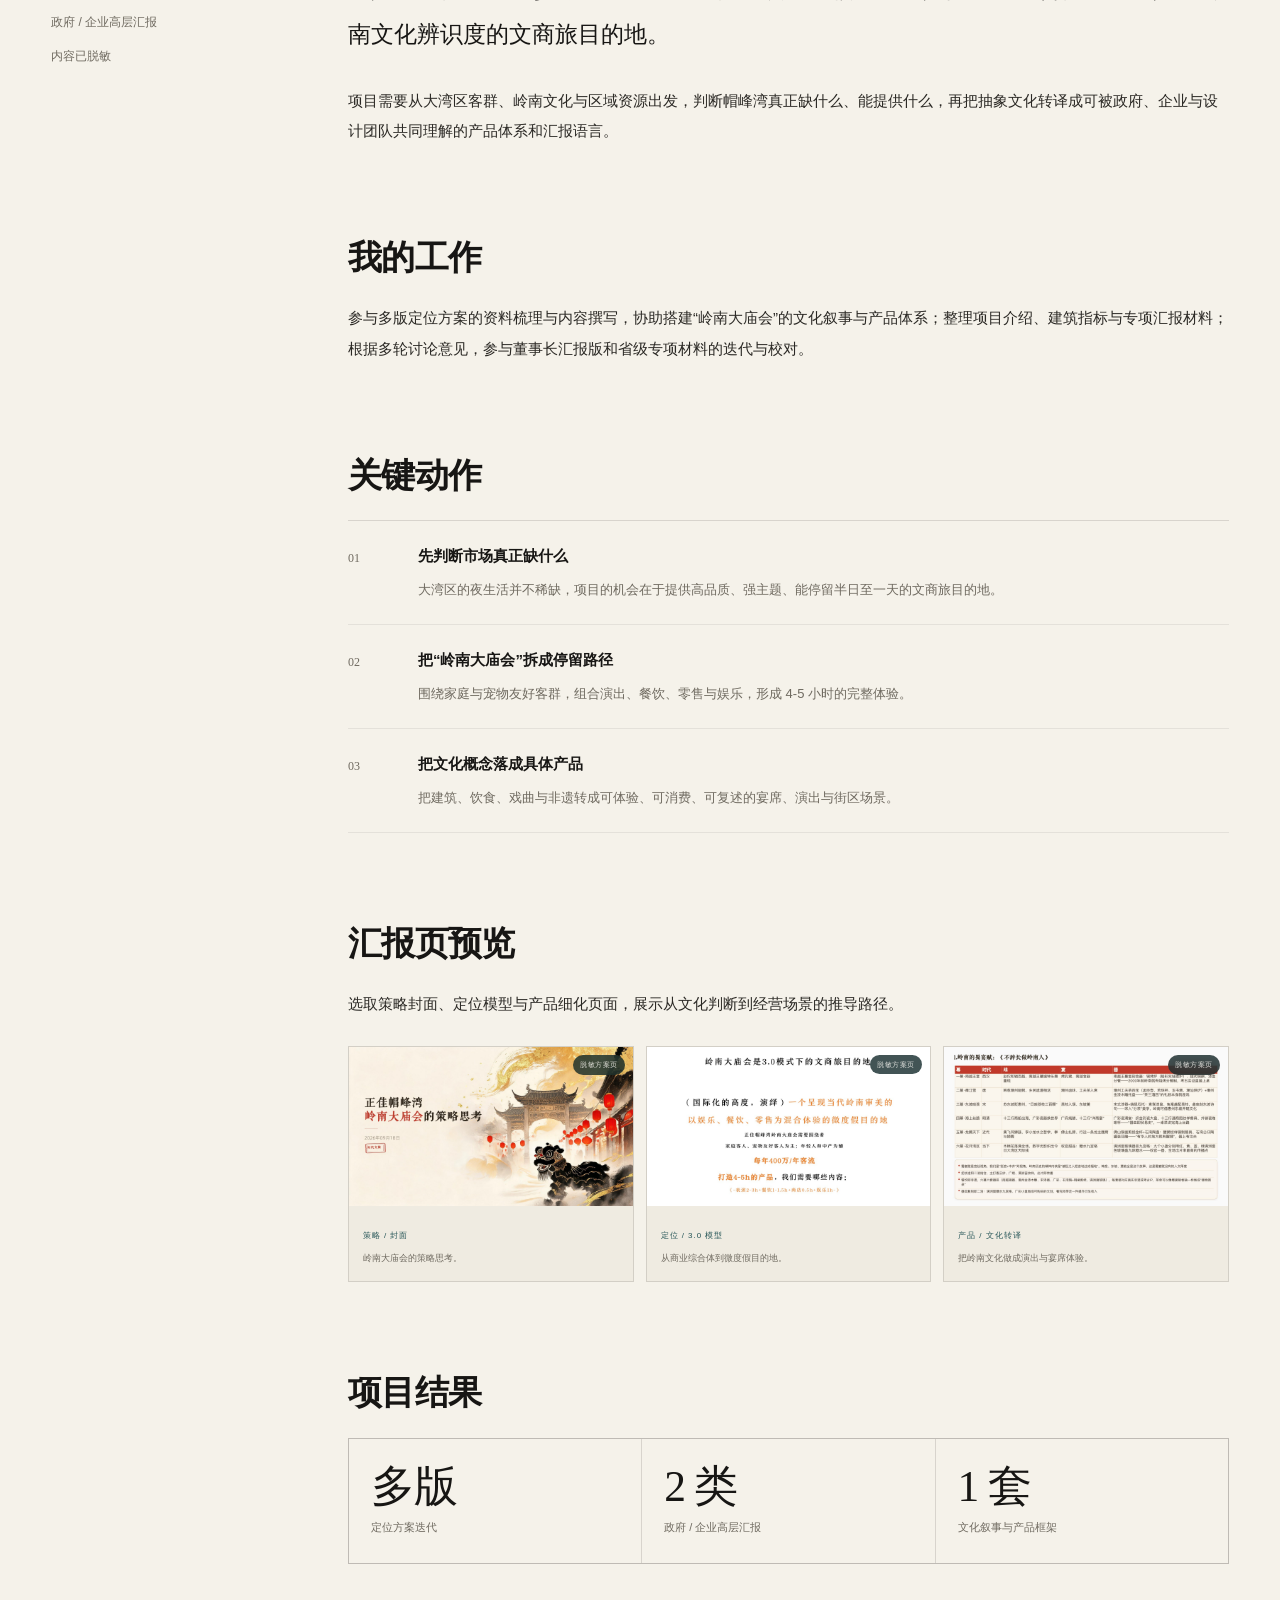
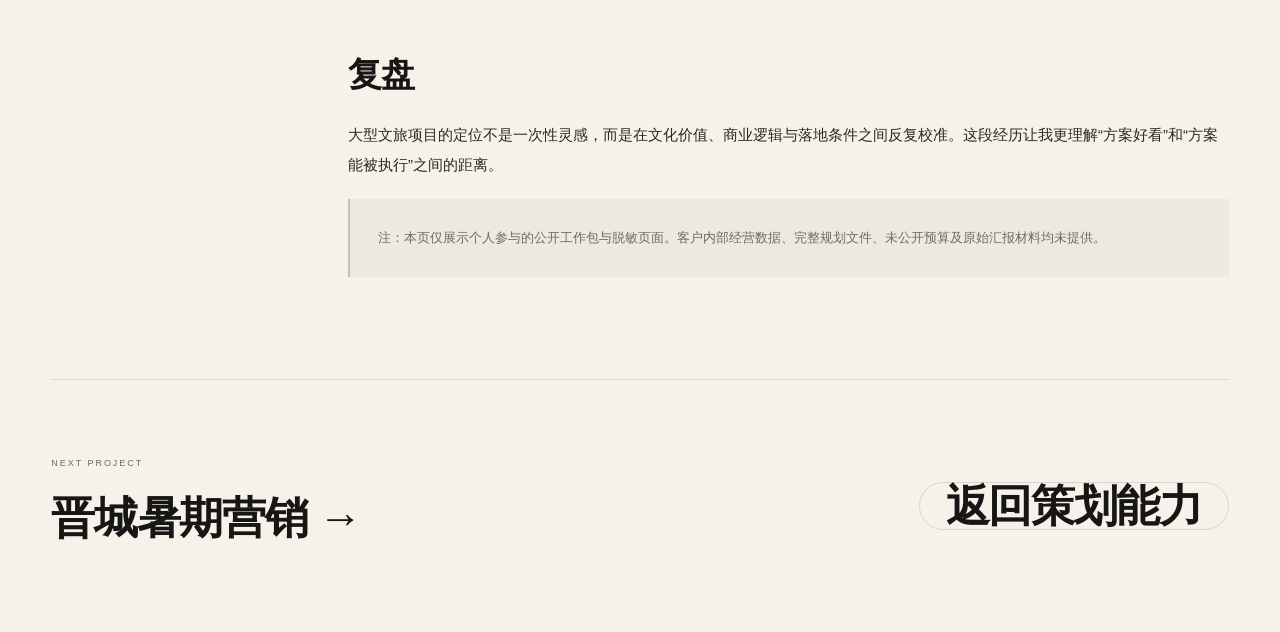
<file: work-maofengwan.html>
<!doctype html>
<html lang="zh-CN">
<head>
  <meta charset="utf-8">
  <meta name="viewport" content="width=device-width, initial-scale=1">
  <title>正佳帽峰湾文旅度假区｜郑文凤作品集</title>
  <meta name="description" content="正佳帽峰湾文旅度假区项目定位与政府汇报支持。">
  <link rel="icon" href="assets/img/favicon.svg" type="image/svg+xml">
  <link rel="stylesheet" href="assets/css/style.css">
</head>
<body>
  <header class="nav">
    <div class="nav__inner">
      <a class="nav__brand" href="index.html">郑文凤<span>WENFENG</span></a>
      <nav class="nav__links" aria-label="主导航">
        <a href="about.html">个人简介</a>
        <a href="index.html#abilities">能力展示</a>
        <a href="work-summit.html#liaison">商务与嘉宾对接</a>
        <a href="skills.html">专业技能</a>
        <a href="index.html#contact">联系</a>
      </nav>
      <a class="btn btn--ghost btn--sm nav__cta" href="assets/郑文凤-简历.pdf" target="_blank" rel="noopener">简历 PDF <span class="arrow">↗</span></a>
      <button class="nav__menu" aria-label="打开菜单" aria-expanded="false"><i></i><i></i></button>
    </div>
  </header>

  <div class="menu-panel">
    <a href="about.html">个人简介</a>
    <a href="index.html#abilities">能力展示</a>
    <a href="work-summit.html#liaison">商务与嘉宾对接</a>
    <a href="skills.html">专业技能</a>
    <a href="index.html#contact">联系</a>
    <small>ZHENG WENFENG · PORTFOLIO 2026</small>
  </div>

  <main>
    <section class="case-hero">
      <div class="wrap">
        <div class="case-hero__top">
          <a class="case-hero__back" href="capability-planning.html">← 策划能力</a>
          <span class="case-hero__index">PROJECT / 02</span>
        </div>
        <h1>正佳帽峰湾<br>文旅度假区</h1>
        <p class="case-hero__sub">参与一个大型文旅项目的定位推演，并把它翻译成政府与高层能快速理解的汇报语言。</p>
        <div class="case-meta">
          <div><small>Role</small><span>定位策划 / 汇报支持</span></div>
          <div><small>Year</small><span>2026</span></div>
          <div><small>Type</small><span>文旅项目定位</span></div>
          <div><small>Output</small><span>定位方案 · 汇报材料</span></div>
        </div>
      </div>
    </section>

    <div class="wrap">
      <div class="case-cover case-cover--image">
        <img class="case-cover__img" src="assets/img/work-maofengwan.png" alt="正佳帽峰湾文旅度假区项目介绍封面">
        <span class="case-cover__num">02</span>
        <div class="case-cover__label">
          <small>Cultural Tourism · Positioning</small>
          <p>先找到文化的根，<br>再谈产品的形。</p>
        </div>
      </div>
    </div>

    <section class="case-body">
      <div class="wrap">
        <div class="case-layout">
          <aside class="case-aside">
            <div class="case-aside__label">Project Note</div>
            <p>广州 · 帽峰湾</p>
            <p>多版定位方案迭代</p>
            <p>政府 / 企业高层汇报</p>
            <p>内容已脱敏</p>
          </aside>

          <div>
            <div class="case-section">
              <h2>项目背景</h2>
              <p class="lead">这是一个体量大、参与方多的文旅度假区项目，核心命题是把商业综合体升级为具有岭南文化辨识度的文商旅目的地。</p>
              <p>项目需要从大湾区客群、岭南文化与区域资源出发，判断帽峰湾真正缺什么、能提供什么，再把抽象文化转译成可被政府、企业与设计团队共同理解的产品体系和汇报语言。</p>
            </div>

            <div class="case-section">
              <h2>我的工作</h2>
              <p>参与多版定位方案的资料梳理与内容撰写，协助搭建“岭南大庙会”的文化叙事与产品体系；整理项目介绍、建筑指标与专项汇报材料；根据多轮讨论意见，参与董事长汇报版和省级专项材料的迭代与校对。</p>
            </div>

            <div class="case-section">
              <h2>关键动作</h2>
              <ol class="case-list">
                <li>
                  <div>
                    <strong>先判断市场真正缺什么</strong>
                    <span>大湾区的夜生活并不稀缺，项目的机会在于提供高品质、强主题、能停留半日至一天的文商旅目的地。</span>
                  </div>
                </li>
                <li>
                  <div>
                    <strong>把“岭南大庙会”拆成停留路径</strong>
                    <span>围绕家庭与宠物友好客群，组合演出、餐饮、零售与娱乐，形成 4-5 小时的完整体验。</span>
                  </div>
                </li>
                <li>
                  <div>
                    <strong>把文化概念落成具体产品</strong>
                    <span>把建筑、饮食、戏曲与非遗转成可体验、可消费、可复述的宴席、演出与街区场景。</span>
                  </div>
                </li>
              </ol>
            </div>

            <div class="case-section">
              <h2>汇报页预览</h2>
              <p>选取策略封面、定位模型与产品细化页面，展示从文化判断到经营场景的推导路径。</p>
              <div class="source-pages">
                <figure>
                  <a href="assets/img/projects/source-pages/maofengwan-01.jpg" target="_blank" rel="noopener"><img src="assets/img/projects/source-pages/maofengwan-01.jpg" alt="帽峰湾董事长汇报版封面" loading="lazy"></a>
                  <figcaption><span>策略 / 封面</span><p>岭南大庙会的策略思考。</p></figcaption>
                </figure>
                <figure>
                  <a href="assets/img/projects/source-pages/maofengwan-12.jpg" target="_blank" rel="noopener"><img src="assets/img/projects/source-pages/maofengwan-12.jpg" alt="帽峰湾文商旅目的地模型页" loading="lazy"></a>
                  <figcaption><span>定位 / 3.0 模型</span><p>从商业综合体到微度假目的地。</p></figcaption>
                </figure>
                <figure>
                  <a href="assets/img/projects/source-pages/maofengwan-34.jpg" target="_blank" rel="noopener"><img src="assets/img/projects/source-pages/maofengwan-34.jpg" alt="帽峰湾岭南宴产品页" loading="lazy"></a>
                  <figcaption><span>产品 / 文化转译</span><p>把岭南文化做成演出与宴席体验。</p></figcaption>
                </figure>
              </div>
            </div>

            <div class="case-section">
              <h2>项目结果</h2>
              <div class="case-results">
                <div class="case-result"><strong>多版</strong><span>定位方案迭代</span></div>
                <div class="case-result"><strong>2 类</strong><span>政府 / 企业高层汇报</span></div>
                <div class="case-result"><strong>1 套</strong><span>文化叙事与产品框架</span></div>
              </div>
            </div>

            <div class="case-section">
              <h2>复盘</h2>
              <p>大型文旅项目的定位不是一次性灵感，而是在文化价值、商业逻辑与落地条件之间反复校准。这段经历让我更理解“方案好看”和“方案能被执行”之间的距离。</p>
              <div class="case-note">注：本页仅展示个人参与的公开工作包与脱敏页面。客户内部经营数据、完整规划文件、未公开预算及原始汇报材料均未提供。</div>
            </div>
          </div>
        </div>
      </div>
    </section>

    <div class="wrap">
      <div class="case-next">
        <div>
          <small>Next Project</small>
          <a href="work-jincheng.html">晋城暑期营销 →</a>
        </div>
        <a class="btn btn--ghost" href="capability-planning.html">返回策划能力</a>
      </div>
    </div>
  </main>

  <script src="assets/js/main.js"></script>
</body>
</html>
</file>
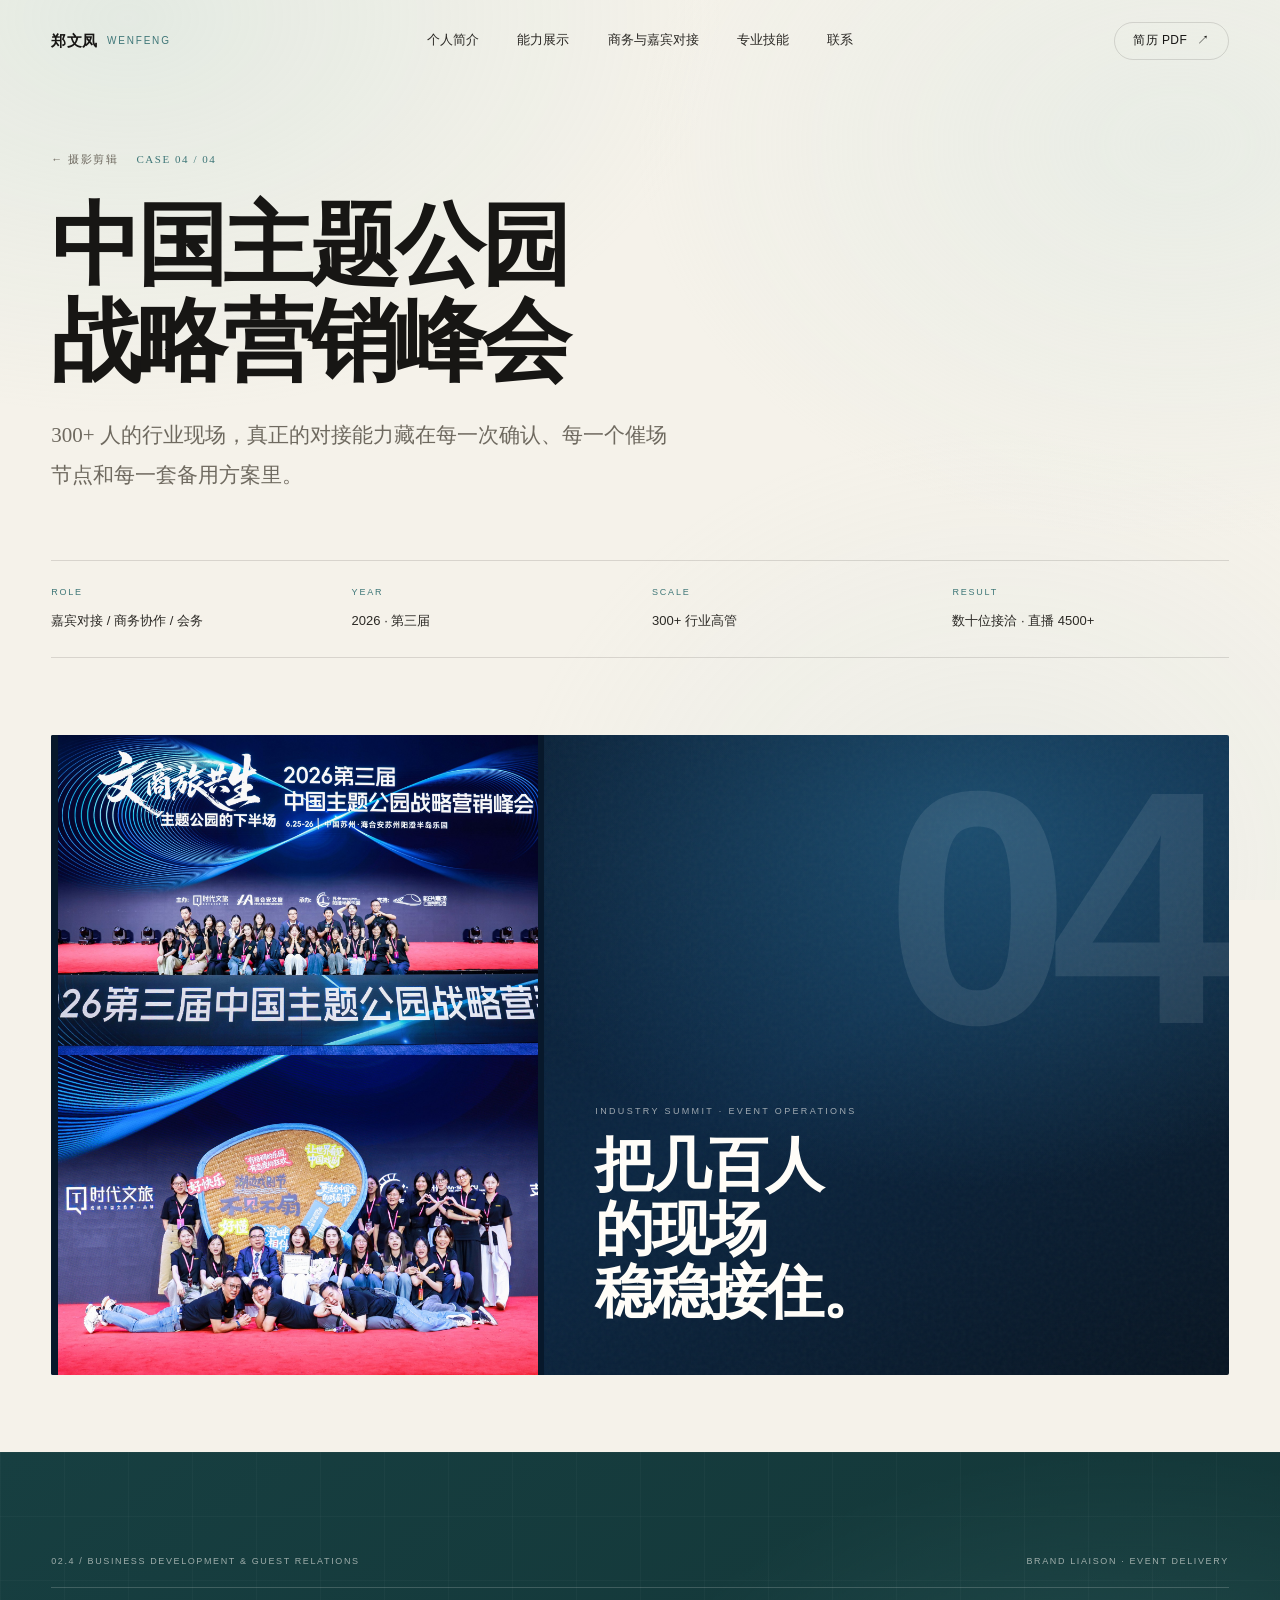
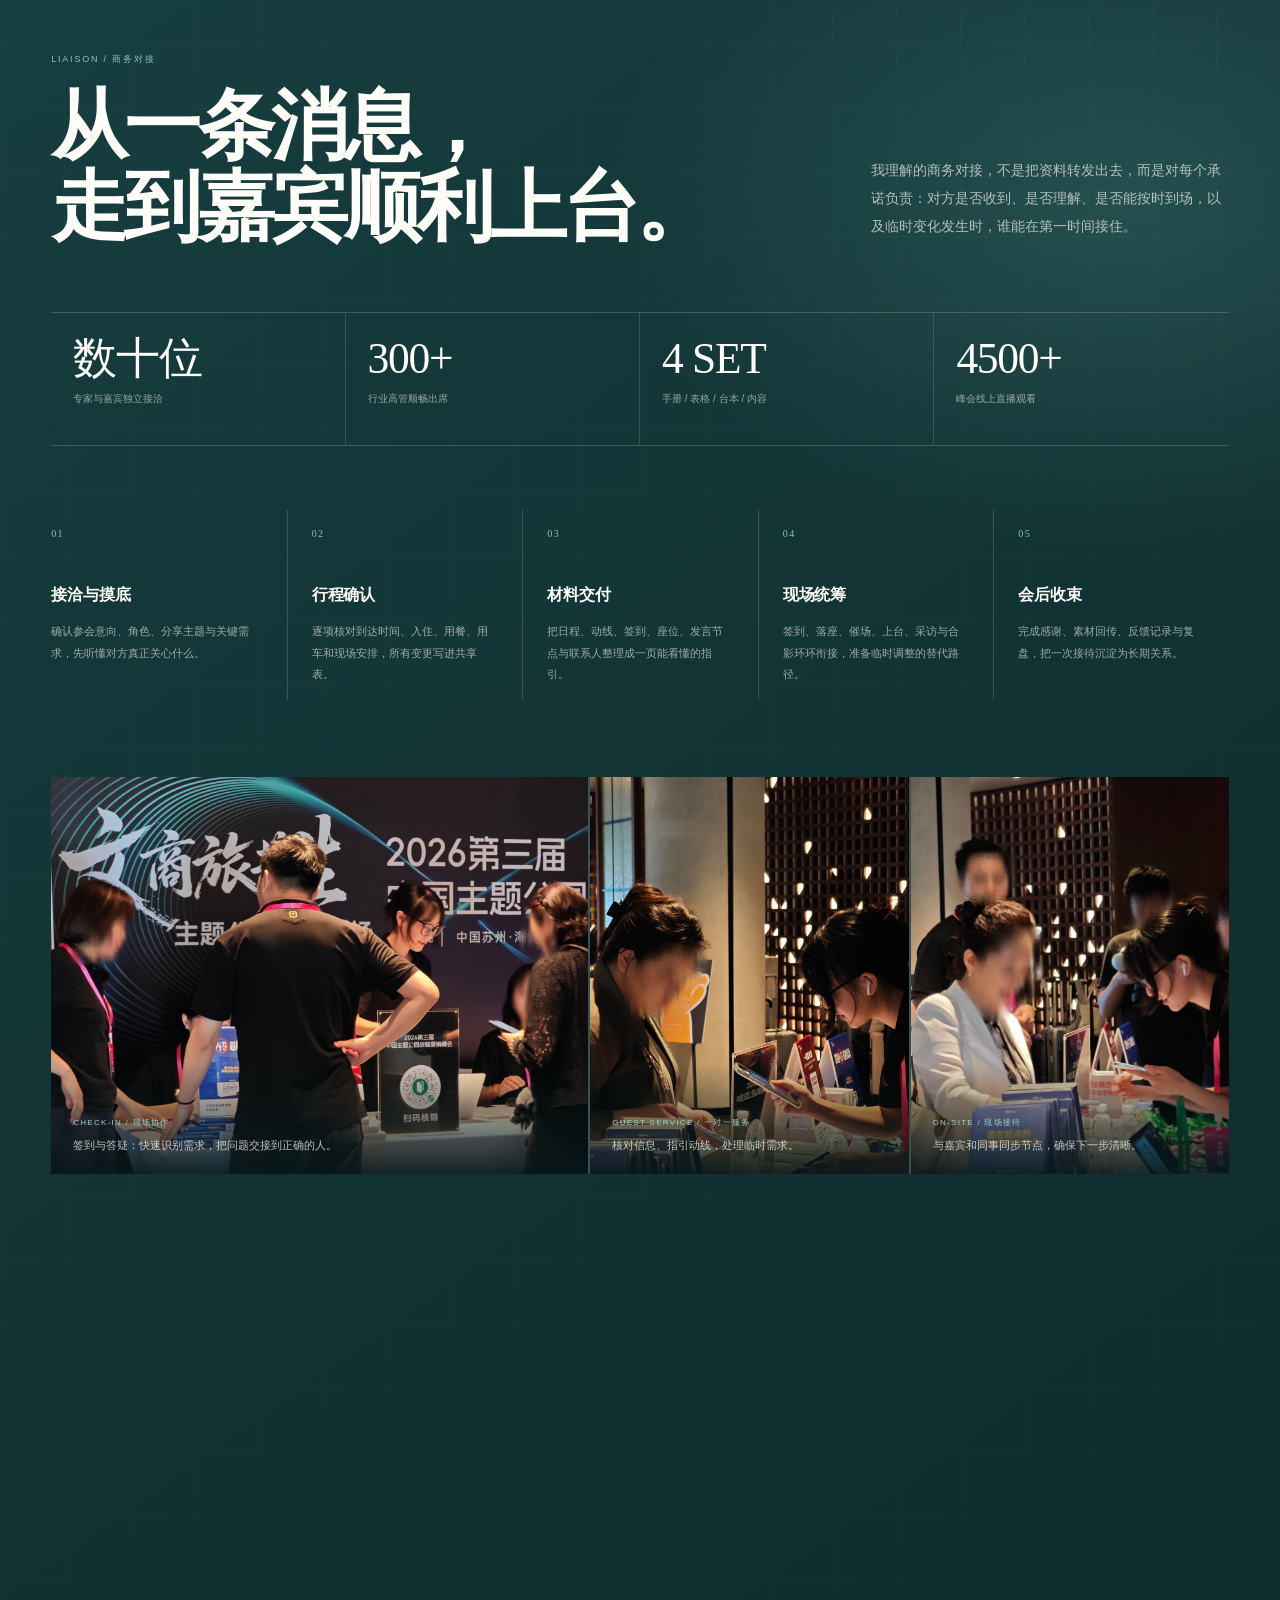
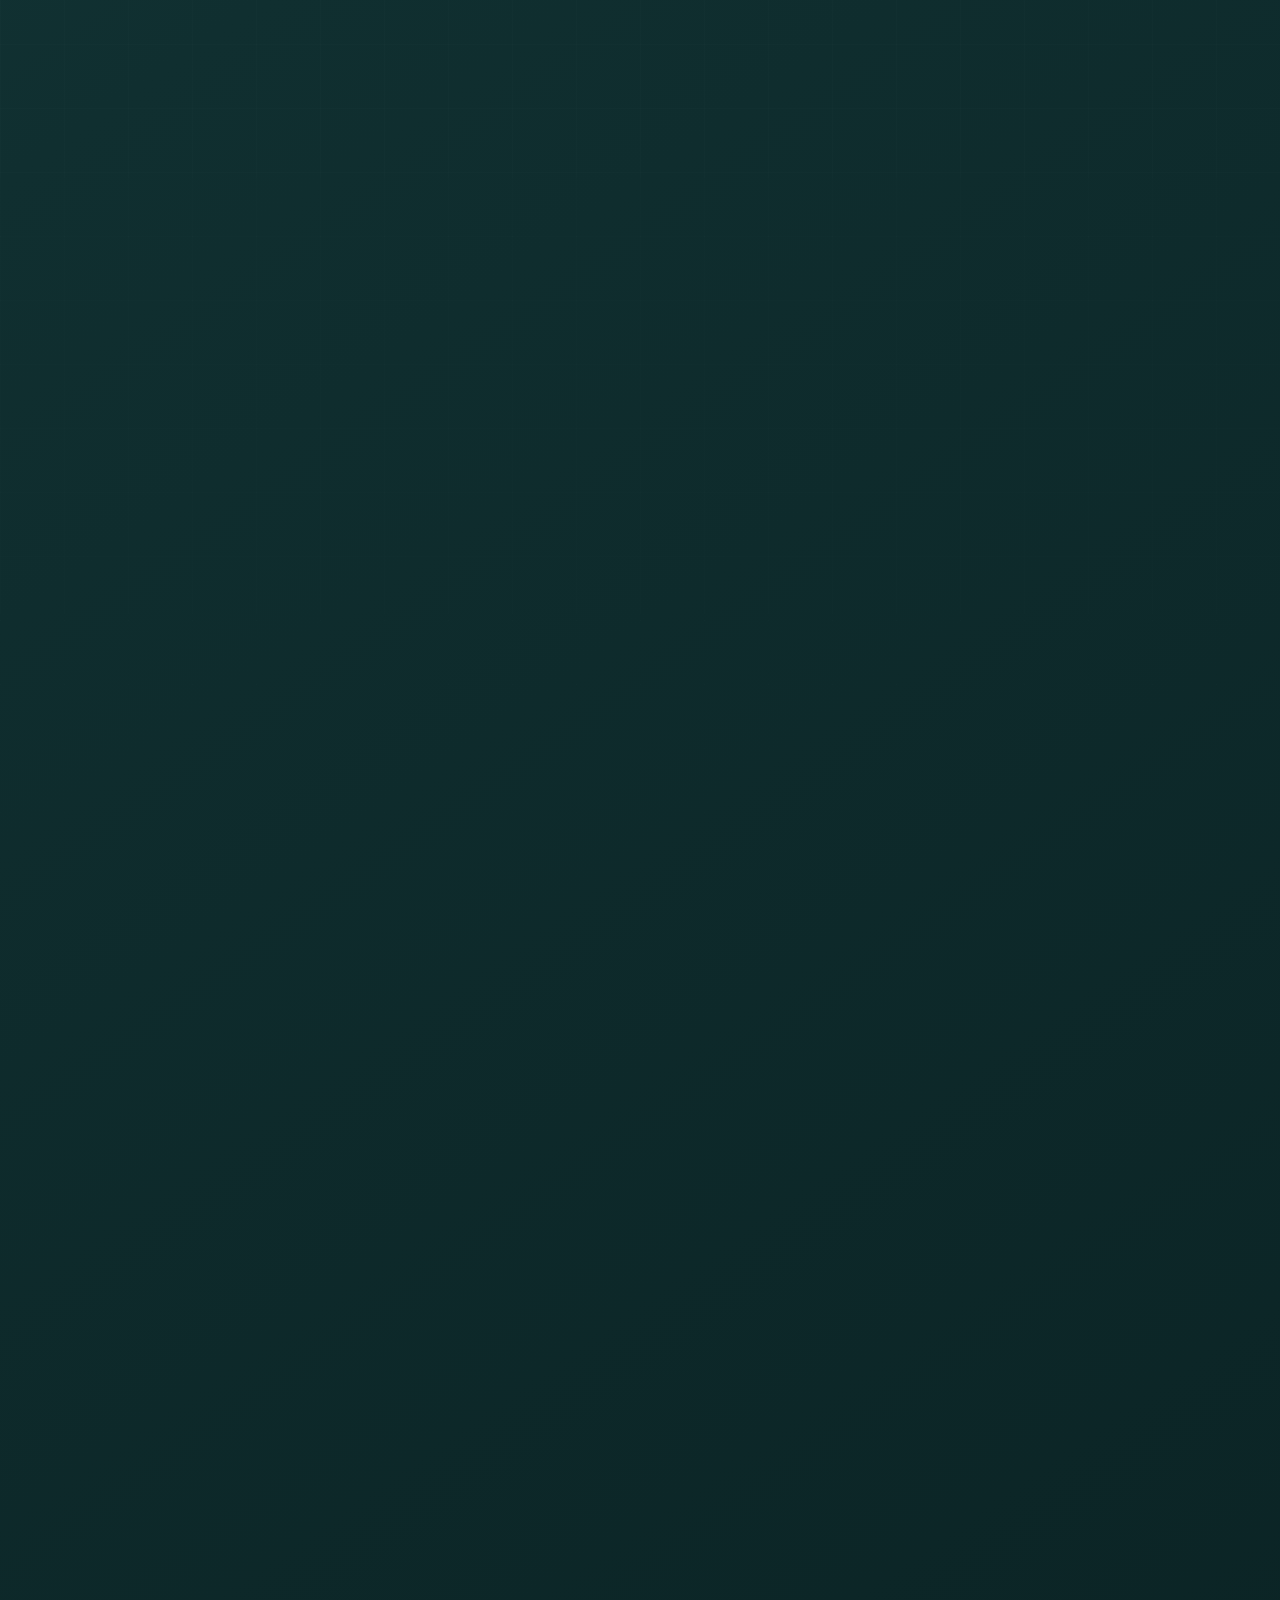
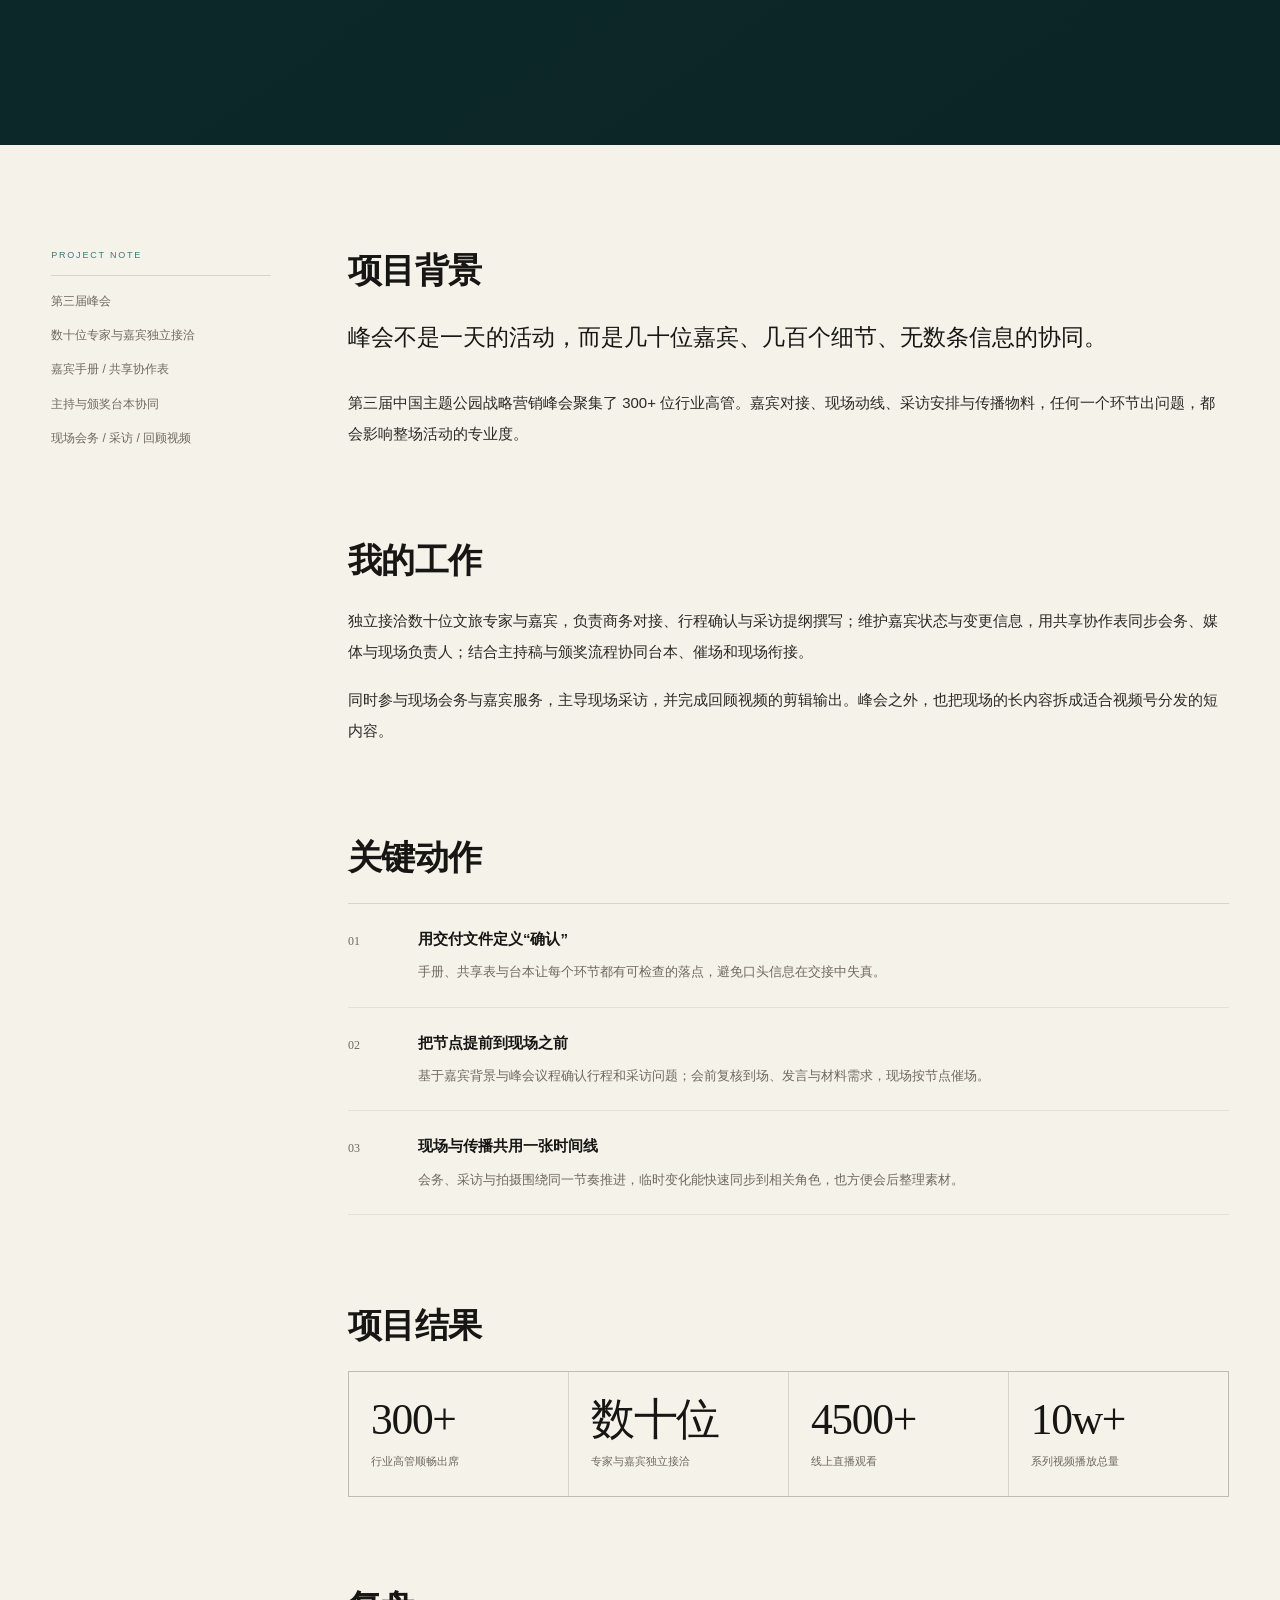
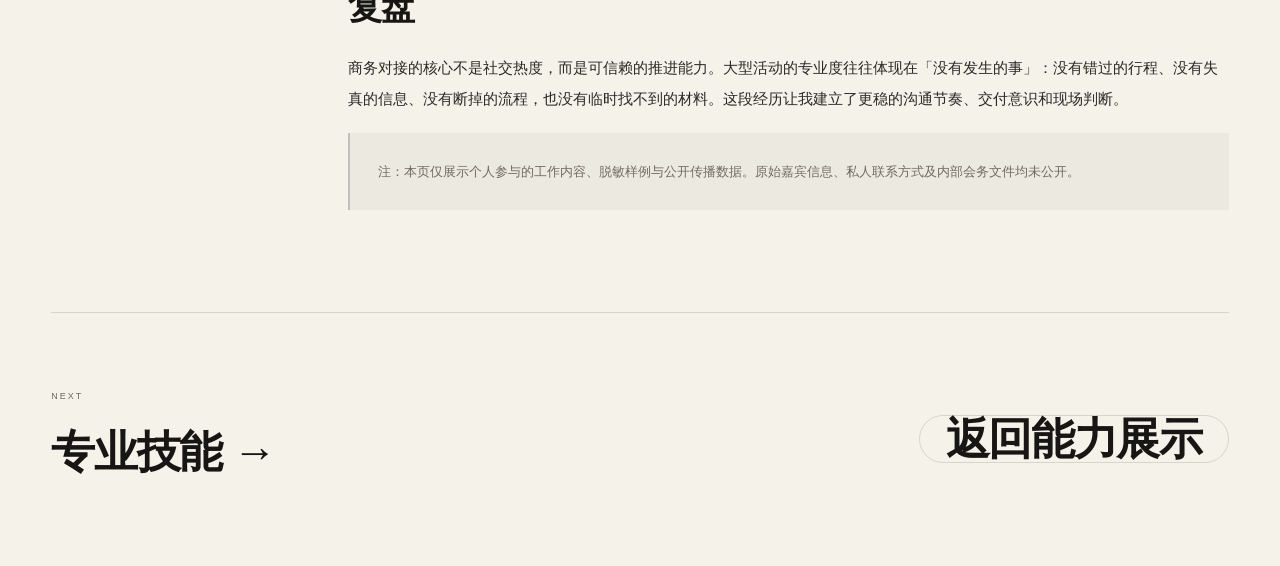
<file: work-summit.html>
<!doctype html>
<html lang="zh-CN">
<head>
  <meta charset="utf-8">
  <meta name="viewport" content="width=device-width, initial-scale=1">
  <title>峰会商务对接与现场执行｜郑文凤作品集</title>
  <meta name="description" content="第三届中国主题公园战略营销峰会：数十位嘉宾独立接洽、嘉宾手册、共享协作表、主持台本、现场会务与传播执行。">
  <link rel="icon" href="assets/img/favicon.svg" type="image/svg+xml">
  <link rel="stylesheet" href="assets/css/style.css">
</head>
<body>
  <header class="nav">
    <div class="nav__inner">
      <a class="nav__brand" href="index.html">郑文凤<span>WENFENG</span></a>
      <nav class="nav__links" aria-label="主导航">
        <a href="about.html">个人简介</a>
        <a href="index.html#abilities">能力展示</a>
        <a href="work-summit.html#liaison">商务与嘉宾对接</a>
        <a href="skills.html">专业技能</a>
        <a href="index.html#contact">联系</a>
      </nav>
      <a class="btn btn--ghost btn--sm nav__cta" href="assets/郑文凤-简历.pdf" target="_blank" rel="noopener">简历 PDF <span class="arrow">↗</span></a>
      <button class="nav__menu" aria-label="打开菜单" aria-expanded="false"><i></i><i></i></button>
    </div>
  </header>

  <div class="menu-panel">
    <a href="about.html">个人简介</a>
    <a href="index.html#abilities">能力展示</a>
    <a href="work-summit.html#liaison">商务与嘉宾对接</a>
    <a href="skills.html">专业技能</a>
    <a href="index.html#contact">联系</a>
    <small>ZHENG WENFENG · PORTFOLIO 2026</small>
  </div>

  <main>
    <section class="case-hero">
      <div class="wrap">
        <div class="case-hero__top">
          <a class="case-hero__back" href="capability-visual.html">← 摄影剪辑</a>
          <span class="case-hero__index">CASE 04 / 04</span>
        </div>
        <h1>中国主题公园<br>战略营销峰会</h1>
        <p class="case-hero__sub">300+ 人的行业现场，真正的对接能力藏在每一次确认、每一个催场节点和每一套备用方案里。</p>
        <div class="case-meta">
          <div><small>Role</small><span>嘉宾对接 / 商务协作 / 会务</span></div>
          <div><small>Year</small><span>2026 · 第三届</span></div>
          <div><small>Scale</small><span>300+ 行业高管</span></div>
          <div><small>Result</small><span>数十位接洽 · 直播 4500+</span></div>
        </div>
      </div>
    </section>

    <div class="wrap">
      <div class="case-cover case-cover--poster">
        <img class="case-cover__poster" src="assets/img/work-summit-cover.jpg" alt="中国主题公园战略营销峰会封面图">
        <span class="case-cover__num">04</span>
        <div class="case-cover__label">
          <small>Industry Summit · Event Operations</small>
          <p>把几百人<br>的现场<br>稳稳接住。</p>
        </div>
      </div>
    </div>

    <section class="liaison-showcase" id="liaison">
      <div class="wrap">
        <div class="liaison-showcase__eyebrow reveal">
          <span>02.4 / Business Development &amp; Guest Relations</span>
          <span>Brand Liaison · Event Delivery</span>
        </div>

        <div class="liaison-showcase__head reveal">
          <div>
            <p class="liaison-kicker">LIAISON / 商务对接</p>
            <h2>从一条消息，<br>走到嘉宾顺利上台。</h2>
          </div>
          <p>我理解的商务对接，不是把资料转发出去，而是对每个承诺负责：对方是否收到、是否理解、是否能按时到场，以及临时变化发生时，谁能在第一时间接住。</p>
        </div>

        <div class="liaison-metrics reveal">
          <div><strong>数十位</strong><span>专家与嘉宾独立接洽</span></div>
          <div><strong>300+</strong><span>行业高管顺畅出席</span></div>
          <div><strong>4 SET</strong><span>手册 / 表格 / 台本 / 内容</span></div>
          <div><strong>4500+</strong><span>峰会线上直播观看</span></div>
        </div>

        <div class="liaison-process reveal" aria-label="商务对接五步流程">
          <article>
            <span>01</span>
            <h3>接洽与摸底</h3>
            <p>确认参会意向、角色、分享主题与关键需求，先听懂对方真正关心什么。</p>
          </article>
          <article>
            <span>02</span>
            <h3>行程确认</h3>
            <p>逐项核对到达时间、入住、用餐、用车和现场安排，所有变更写进共享表。</p>
          </article>
          <article>
            <span>03</span>
            <h3>材料交付</h3>
            <p>把日程、动线、签到、座位、发言节点与联系人整理成一页能看懂的指引。</p>
          </article>
          <article>
            <span>04</span>
            <h3>现场统筹</h3>
            <p>签到、落座、催场、上台、采访与合影环环衔接，准备临时调整的替代路径。</p>
          </article>
          <article>
            <span>05</span>
            <h3>会后收束</h3>
            <p>完成感谢、素材回传、反馈记录与复盘，把一次接待沉淀为长期关系。</p>
          </article>
        </div>

        <div class="liaison-gallery reveal" aria-label="峰会对接现场工作照片">
          <figure class="liaison-gallery__wide">
            <img src="assets/img/summit-liaison/liaison-counter.jpg" alt="郑文凤在峰会签到台与嘉宾及同事沟通，现场人物和资料信息已脱敏">
            <figcaption>
              <span>CHECK-IN / 现场协作</span>
              <p>签到与答疑：快速识别需求，把问题交接到正确的人。</p>
            </figcaption>
          </figure>
          <figure>
            <img src="assets/img/summit-liaison/liaison-checkin.jpg" alt="郑文凤在峰会签到台核对信息，现场人物和资料信息已脱敏">
            <figcaption>
              <span>GUEST SERVICE / 一对一服务</span>
              <p>核对信息、指引动线，处理临时需求。</p>
            </figcaption>
          </figure>
          <figure>
            <img src="assets/img/summit-liaison/liaison-guest-support.jpg" alt="郑文凤在峰会签到台协助嘉宾，现场人物和资料信息已脱敏">
            <figcaption>
              <span>ON-SITE / 现场接待</span>
              <p>与嘉宾和同事同步节点，确保下一步清晰。</p>
            </figcaption>
          </figure>
        </div>

        <div class="liaison-evidence reveal">
          <div class="liaison-doc-copy">
            <p class="liaison-kicker">DELIVERABLES / 工作交付</p>
            <h3>把口头沟通，<br>变成可以交接的文件。</h3>
            <p>嘉宾指引手册负责“让对方安心”，共享协作表负责“让团队同步”，主持与颁奖台本负责“让现场不断线”。三类文件共同降低信息差，而不是各自孤立存在。</p>
            <ul>
              <li><strong>嘉宾指引手册</strong><span>会议安排、签到与用餐、交通动线、发言与催场节点。</span></li>
              <li><strong>共享协作表</strong><span>状态、需求、负责人、变更记录集中更新，方便跨团队追踪。</span></li>
              <li><strong>主持与颁奖台本</strong><span>开场、串场、仪式、应急话术与关键动作提示。</span></li>
            </ul>
            <a class="btn btn--paper" href="assets/docs/summit-liaison-sample.pdf" target="_blank" rel="noopener">打开脱敏样例 PDF <span class="arrow">↗</span></a>
          </div>
          <div class="liaison-doc-stack" aria-label="嘉宾手册与共享协作样例预览">
            <a href="assets/docs/summit-liaison-sample.pdf" target="_blank" rel="noopener" aria-label="打开峰会对接与主持执行脱敏样例 PDF">
              <img src="assets/img/summit-liaison/handbook-cover.png" alt="峰会对接与主持执行样例脱敏版封面">
            </a>
            <a href="assets/docs/summit-liaison-sample.pdf" target="_blank" rel="noopener" aria-label="打开共享文档与台本样例页">
              <img src="assets/img/summit-liaison/workspace-page.png" alt="共享协作表与主持台本脱敏样例">
            </a>
          </div>
        </div>

        <div class="liaison-workbench reveal">
          <div class="liaison-board">
            <div class="liaison-board__head">
              <div>
                <span>SHARED WORKSPACE / 协作表</span>
                <h3>每个状态都有下一动作</h3>
              </div>
              <small>示例数据</small>
            </div>
            <div class="liaison-table" role="table" aria-label="脱敏共享协作表示例">
              <div class="liaison-table__row liaison-table__row--head" role="row">
                <span role="columnheader">ID</span>
                <span role="columnheader">阶段</span>
                <span role="columnheader">当前动作</span>
                <span role="columnheader">负责人</span>
                <span role="columnheader">状态</span>
              </div>
              <div class="liaison-table__row" role="row">
                <span>A-01</span><span>邀约</span><span>确认主题与时间窗口</span><span>我</span><span class="is-done">已完成</span>
              </div>
              <div class="liaison-table__row" role="row">
                <span>A-02</span><span>行程</span><span>核对到达与入住</span><span>我 / 会务</span><span class="is-live">跟进中</span>
              </div>
              <div class="liaison-table__row" role="row">
                <span>A-03</span><span>材料</span><span>手册交付与回执</span><span>我</span><span class="is-wait">待回执</span>
              </div>
              <div class="liaison-table__row" role="row">
                <span>A-04</span><span>现场</span><span>签到 / 催场 / 采访</span><span>我 / 媒体</span><span class="is-wait">待执行</span>
              </div>
            </div>
            <p class="liaison-board__note">公开版仅保留字段结构。真实姓名、机构、电话、微信与二维码均不展示。</p>
          </div>

          <div class="liaison-script">
            <span class="liaison-script__label">RUN OF SHOW / 台本逻辑</span>
            <blockquote>“台本不是台词堆叠，<br>而是现场状态的切换器。”</blockquote>
            <div class="liaison-script__line">
              <span>开场</span><p>欢迎语 → 安全提示 → 议程总览</p>
            </div>
            <div class="liaison-script__line">
              <span>串场</span><p>上一位收束 → 下一位介绍 → 掌声引导</p>
            </div>
            <div class="liaison-script__line">
              <span>仪式</span><p>嘉宾站位 → 物料确认 → 倒数与合影</p>
            </div>
            <div class="liaison-script__line">
              <span>应急</span><p>延迟、空场与临时调整的替代话术</p>
            </div>
          </div>
        </div>

        <div class="liaison-impact reveal">
          <div class="liaison-impact__head">
            <p class="liaison-kicker">WHAT I BRING / 岗位匹配</p>
            <h3>我能为 BD 与品牌对接带来的，<br>是一条完整的推进链路。</h3>
          </div>
          <div class="liaison-impact__grid">
            <article>
              <span>01 / COMMUNICATION</span>
              <h4>把需求问准</h4>
              <p>从模糊表达里拆出目标、决策人、时间与风险点，再用书面确认减少理解偏差。</p>
            </article>
            <article>
              <span>02 / PROJECT FLOW</span>
              <h4>把项目推下去</h4>
              <p>同时推进多方节点，知道什么时候该提醒、该升级、该给备选方案。</p>
            </article>
            <article>
              <span>03 / ON-SITE</span>
              <h4>把现场接住</h4>
              <p>面对临时变化快速判断影响范围，先保住关键流程，再补齐后续交接。</p>
            </article>
            <article>
              <span>04 / CONTENT</span>
              <h4>把合作讲出来</h4>
              <p>能把活动事实转成品牌可用的内容与复盘材料，让一次合作留下持续价值。</p>
            </article>
          </div>
        </div>

        <div class="liaison-privacy reveal">
          <span>PRIVACY / 脱敏说明</span>
          <p>本模块只展示我的工作方法、交付结构与现场执行过程。所有嘉宾姓名、单位、电话、微信、二维码、证件、桌牌和可识别的资料文字均已移除或做二次遮挡；公开 PDF 为重新制作的脱敏样例，不包含原始手册。</p>
        </div>
      </div>
    </section>

    <section class="case-body">
      <div class="wrap">
        <div class="case-layout">
          <aside class="case-aside">
            <div class="case-aside__label">Project Note</div>
            <p>第三届峰会</p>
            <p>数十位专家与嘉宾独立接洽</p>
            <p>嘉宾手册 / 共享协作表</p>
            <p>主持与颁奖台本协同</p>
            <p>现场会务 / 采访 / 回顾视频</p>
          </aside>

          <div>
            <div class="case-section">
              <h2>项目背景</h2>
              <p class="lead">峰会不是一天的活动，而是几十位嘉宾、几百个细节、无数条信息的协同。</p>
              <p>第三届中国主题公园战略营销峰会聚集了 300+ 位行业高管。嘉宾对接、现场动线、采访安排与传播物料，任何一个环节出问题，都会影响整场活动的专业度。</p>
            </div>

            <div class="case-section">
              <h2>我的工作</h2>
              <p>独立接洽数十位文旅专家与嘉宾，负责商务对接、行程确认与采访提纲撰写；维护嘉宾状态与变更信息，用共享协作表同步会务、媒体与现场负责人；结合主持稿与颁奖流程协同台本、催场和现场衔接。</p>
              <p>同时参与现场会务与嘉宾服务，主导现场采访，并完成回顾视频的剪辑输出。峰会之外，也把现场的长内容拆成适合视频号分发的短内容。</p>
            </div>

            <div class="case-section">
              <h2>关键动作</h2>
              <ol class="case-list">
                <li>
                  <div>
                    <strong>用交付文件定义“确认”</strong>
                    <span>手册、共享表与台本让每个环节都有可检查的落点，避免口头信息在交接中失真。</span>
                  </div>
                </li>
                <li>
                  <div>
                    <strong>把节点提前到现场之前</strong>
                    <span>基于嘉宾背景与峰会议程确认行程和采访问题；会前复核到场、发言与材料需求，现场按节点催场。</span>
                  </div>
                </li>
                <li>
                  <div>
                    <strong>现场与传播共用一张时间线</strong>
                    <span>会务、采访与拍摄围绕同一节奏推进，临时变化能快速同步到相关角色，也方便会后整理素材。</span>
                  </div>
                </li>
              </ol>
            </div>

            <div class="case-section">
              <h2>项目结果</h2>
              <div class="case-results case-results--four">
                <div class="case-result"><strong>300+</strong><span>行业高管顺畅出席</span></div>
                <div class="case-result"><strong>数十位</strong><span>专家与嘉宾独立接洽</span></div>
                <div class="case-result"><strong>4500+</strong><span>线上直播观看</span></div>
                <div class="case-result"><strong>10w+</strong><span>系列视频播放总量</span></div>
              </div>
            </div>

            <div class="case-section">
              <h2>复盘</h2>
              <p>商务对接的核心不是社交热度，而是可信赖的推进能力。大型活动的专业度往往体现在「没有发生的事」：没有错过的行程、没有失真的信息、没有断掉的流程，也没有临时找不到的材料。这段经历让我建立了更稳的沟通节奏、交付意识和现场判断。</p>
              <div class="case-note">注：本页仅展示个人参与的工作内容、脱敏样例与公开传播数据。原始嘉宾信息、私人联系方式及内部会务文件均未公开。</div>
            </div>
          </div>
        </div>
      </div>
    </section>

    <div class="wrap">
      <div class="case-next">
        <div>
          <small>Next</small>
          <a href="skills.html">专业技能 →</a>
        </div>
        <a class="btn btn--ghost" href="index.html#abilities">返回能力展示</a>
      </div>
    </div>
  </main>

  <script src="assets/js/main.js"></script>
</body>
</html>
</file>
<file: assets/css/style.css>
/* ---------------------------------------------------------
   郑文凤 · 个人作品集
   Editorial / minimal / warm paper
--------------------------------------------------------- */

:root {
  --paper: #f5f2ea;
  --paper-soft: #efebe1;
  --paper-deep: #e7e1d4;
  --ink: #171614;
  --ink-soft: #2b2925;
  --muted: #6f6a60;
  --muted-light: #928c80;
  --line: rgba(23, 22, 20, 0.13);
  --line-soft: rgba(23, 22, 20, 0.07);
  --accent: #3f7778;
  --accent-deep: #245456;
  --accent-soft: #dcebe7;
  --accent-wash: rgba(63, 119, 120, 0.09);
  --olive: var(--accent);
  --forest: #24494b;
  --clay: #5e8c88;
  --sand: #d9e6e1;
  --charcoal: #1b1b1a;
  --white: #fffdf8;

  --sans: "PingFang SC", "Hiragino Sans GB", "Microsoft YaHei", "Helvetica Neue", Arial, sans-serif;
  --serif: "Songti SC", "Noto Serif SC", "STSong", "SimSun", Georgia, serif;

  --max: 1280px;
  --gutter: clamp(20px, 4vw, 64px);
  --ease: cubic-bezier(0.22, 1, 0.36, 1);
}

* {
  box-sizing: border-box;
  font-style: normal !important;
}

html {
  scroll-behavior: smooth;
  -webkit-font-smoothing: antialiased;
  text-rendering: optimizeLegibility;
}

body {
  margin: 0;
  background: var(--paper);
  color: var(--ink);
  font-family: var(--sans);
  font-size: 16px;
  line-height: 1.7;
  overflow-x: hidden;
}

body::before {
  content: "";
  position: fixed;
  inset: 0;
  z-index: -1;
  pointer-events: none;
  background:
    radial-gradient(60rem 40rem at 10% 2%, rgba(184, 215, 208, 0.28), transparent 62%),
    radial-gradient(52rem 38rem at 92% 16%, rgba(216, 230, 224, 0.42), transparent 65%),
    radial-gradient(48rem 42rem at 78% 96%, rgba(200, 219, 220, 0.2), transparent 65%);
}

::selection {
  background: var(--accent-deep);
  color: var(--paper);
}

img {
  max-width: 100%;
  display: block;
}

a {
  color: inherit;
  text-decoration: none;
}

button,
a {
  -webkit-tap-highlight-color: transparent;
}

.wrap {
  width: 100%;
  max-width: var(--max);
  margin: 0 auto;
  padding: 0 var(--gutter);
}

/* ---------------- nav ---------------- */

.nav {
  position: fixed;
  top: 0;
  left: 0;
  right: 0;
  z-index: 50;
  height: 82px;
  display: flex;
  align-items: center;
  transition: background 0.5s var(--ease), border-color 0.5s var(--ease), height 0.5s var(--ease);
  border-bottom: 1px solid transparent;
}

.nav.is-scrolled {
  height: 66px;
  background: rgba(245, 242, 234, 0.82);
  backdrop-filter: blur(16px) saturate(1.2);
  -webkit-backdrop-filter: blur(16px) saturate(1.2);
  border-bottom-color: var(--line-soft);
}

.nav__inner {
  width: 100%;
  max-width: var(--max);
  margin: 0 auto;
  padding: 0 var(--gutter);
  display: grid;
  grid-template-columns: 1fr auto 1fr;
  align-items: center;
  gap: 24px;
}

.nav__brand {
  font-size: 15px;
  font-weight: 600;
  letter-spacing: 0.04em;
  justify-self: start;
  white-space: nowrap;
}

.nav__brand span {
  display: inline-block;
  margin-left: 9px;
  font-size: 10px;
  font-weight: 500;
  letter-spacing: 0.18em;
  color: var(--accent);
  vertical-align: 2px;
}

.nav__links {
  display: flex;
  align-items: center;
  gap: clamp(20px, 3vw, 42px);
  font-size: 13px;
  color: var(--ink-soft);
}

.nav__links a {
  position: relative;
  padding: 6px 0;
  transition: color 0.3s;
}

.nav__links a::after {
  content: "";
  position: absolute;
  left: 0;
  bottom: 0;
  width: 100%;
  height: 1px;
  background: currentColor;
  transform: scaleX(0);
  transform-origin: right;
  transition: transform 0.45s var(--ease);
}

.nav__links a:hover {
  color: var(--accent-deep);
}

.nav__links a:hover::after {
  transform: scaleX(1);
  transform-origin: left;
}

.nav__cta {
  justify-self: end;
}

.nav__menu {
  display: none;
  justify-self: end;
  width: 40px;
  height: 40px;
  border: 1px solid rgba(63, 119, 120, 0.26);
  border-radius: 999px;
  background: transparent;
  align-items: center;
  justify-content: center;
  gap: 5px;
  flex-direction: column;
  cursor: pointer;
}

.nav__menu i {
  width: 14px;
  height: 1px;
  background: var(--ink);
  display: block;
  transition: transform 0.3s;
}

/* ---------------- buttons ---------------- */

.btn {
  display: inline-flex;
  align-items: center;
  justify-content: center;
  gap: 10px;
  height: 48px;
  padding: 0 26px;
  border-radius: 999px;
  border: 1px solid var(--ink);
  background: var(--ink);
  color: var(--paper);
  font-size: 13px;
  letter-spacing: 0.04em;
  cursor: pointer;
  transition: background 0.4s var(--ease), color 0.4s var(--ease), transform 0.4s var(--ease);
}

.btn:hover {
  transform: translateY(-2px);
  background: var(--accent-deep);
  border-color: var(--accent-deep);
}

.btn--ghost {
  background: transparent;
  color: var(--ink);
  border-color: var(--line);
}

.btn--ghost:hover {
  color: var(--accent-deep);
  background: var(--accent-wash);
  border-color: var(--accent);
}

.btn--sm {
  height: 38px;
  padding: 0 18px;
  font-size: 12px;
}

.btn .arrow {
  font-family: var(--sans);
  transition: transform 0.4s var(--ease);
}

.btn:hover .arrow {
  transform: translateX(3px);
}

/* ---------------- hero ---------------- */

.hero {
  position: relative;
  min-height: 100svh;
  display: flex;
  align-items: center;
  justify-content: center;
  padding: 120px 0 96px;
  overflow: hidden;
}

.hero__grain {
  position: absolute;
  inset: 0;
  pointer-events: none;
  opacity: 0.4;
  background-image: url("data:image/svg+xml,%3Csvg viewBox='0 0 220 220' xmlns='http://www.w3.org/2000/svg'%3E%3Cfilter id='n'%3E%3CfeTurbulence type='fractalNoise' baseFrequency='0.82' numOctaves='3' stitchTiles='stitch'/%3E%3C/filter%3E%3Crect width='100%25' height='100%25' filter='url(%23n)' opacity='0.055'/%3E%3C/svg%3E");
  mix-blend-mode: multiply;
}

.hero__inner {
  position: relative;
  text-align: center;
  max-width: 960px;
  padding: 0 var(--gutter);
}

.hero__eyebrow,
.eyebrow {
  font-size: 10px;
  font-weight: 500;
  letter-spacing: 0.26em;
  text-transform: uppercase;
  color: var(--accent-deep);
}

.hero__eyebrow {
  display: inline-flex;
  align-items: center;
  gap: 14px;
  margin-bottom: clamp(28px, 4vw, 42px);
}

.hero__eyebrow::before,
.hero__eyebrow::after {
  content: "";
  width: 34px;
  height: 1px;
  background: var(--line);
}

.hero__name {
  margin: 0;
  font-size: clamp(78px, 14vw, 178px);
  font-weight: 800;
  line-height: 0.94;
  letter-spacing: -0.045em;
  text-indent: -0.02em;
}

.hero__name-en {
  display: block;
  margin-top: 20px;
  font-family: var(--serif);
  font-size: clamp(13px, 1.4vw, 17px);
  font-style: normal;
  letter-spacing: 0.34em;
  text-transform: uppercase;
  color: var(--accent);
}

.hero__meta {
  margin: 26px auto 0;
  font-size: clamp(14px, 1.5vw, 17px);
  color: var(--ink-soft);
  letter-spacing: 0.06em;
}

.hero__meta i {
  font-style: normal;
  margin: 0 12px;
  color: var(--accent);
}

.hero__tagline {
  margin: 12px auto 0;
  max-width: 560px;
  font-family: var(--serif);
  font-size: clamp(16px, 1.7vw, 20px);
  color: var(--accent-deep);
  line-height: 1.9;
}

.hero__actions {
  margin-top: clamp(34px, 4vw, 48px);
  display: flex;
  align-items: center;
  justify-content: center;
  gap: 14px;
  flex-wrap: wrap;
}

.hero__side {
  position: absolute;
  bottom: 42px;
  font-size: 10px;
  letter-spacing: 0.2em;
  text-transform: uppercase;
  color: var(--accent);
  writing-mode: vertical-rl;
}

.hero__side--left {
  left: var(--gutter);
  transform: rotate(180deg);
}

.hero__side--right {
  right: var(--gutter);
}

.hero__scroll {
  position: absolute;
  left: 50%;
  bottom: 34px;
  transform: translateX(-50%);
  display: flex;
  flex-direction: column;
  align-items: center;
  gap: 10px;
  font-size: 9px;
  letter-spacing: 0.22em;
  text-transform: uppercase;
  color: var(--accent-deep);
}

.hero__scroll i {
  width: 1px;
  height: 52px;
  background: linear-gradient(var(--ink), transparent);
  animation: scrollLine 2.4s var(--ease) infinite;
  transform-origin: top;
}

@keyframes scrollLine {
  0% { transform: scaleY(0); opacity: 0; }
  35% { transform: scaleY(1); opacity: 1; }
  100% { transform: scaleY(1); opacity: 0; }
}

/* ---------------- section basics ---------------- */

.section {
  padding: clamp(88px, 11vw, 156px) 0;
}

.section--tight {
  padding: clamp(64px, 7vw, 96px) 0;
}

.section-head {
  display: flex;
  align-items: flex-end;
  justify-content: space-between;
  gap: 40px;
  padding-bottom: 26px;
  border-bottom: 1px solid var(--line);
  margin-bottom: clamp(40px, 5vw, 68px);
}

.section-head__left {
  display: flex;
  align-items: baseline;
  gap: clamp(16px, 2.4vw, 32px);
  flex-wrap: wrap;
}

.section-num {
  font-family: var(--serif);
  font-size: 12px;
  letter-spacing: 0.12em;
  color: var(--accent);
}

.section-title {
  margin: 0;
  font-size: clamp(30px, 4.2vw, 52px);
  font-weight: 600;
  letter-spacing: -0.03em;
  line-height: 1.15;
  text-wrap: balance;
}

.section-sub {
  max-width: 390px;
  font-size: 13px;
  line-height: 1.9;
  color: var(--muted);
}

/* ---------------- works ---------------- */

.works-grid {
  display: grid;
  grid-template-columns: repeat(12, 1fr);
  gap: clamp(28px, 4vw, 56px) clamp(20px, 3vw, 40px);
}

.work {
  display: block;
  position: relative;
}

.work--a { grid-column: 1 / span 7; }
.work--b { grid-column: 9 / span 4; margin-top: clamp(60px, 9vw, 130px); }
.work--c { grid-column: 1 / span 4; margin-top: clamp(10px, 3vw, 48px); }
.work--d { grid-column: 6 / span 7; }

.work__cover {
  position: relative;
  aspect-ratio: 4 / 3;
  overflow: hidden;
  border-radius: 2px;
  isolation: isolate;
}

.work__cover::after {
  content: "";
  position: absolute;
  inset: 0;
  background: linear-gradient(180deg, rgba(0,0,0,0.05), rgba(0,0,0,0.28));
  opacity: 0.9;
  z-index: 1;
}

.work__cover-bg {
  position: absolute;
  inset: 0;
  transition: transform 1.1s var(--ease);
}

.work:hover .work__cover-bg {
  transform: scale(1.045);
}

.cover--forest .work__cover-bg {
  background:
    radial-gradient(70% 90% at 78% 18%, rgba(214, 224, 197, 0.18), transparent 60%),
    linear-gradient(145deg, #334036 0%, #25302a 48%, #18201c 100%);
}

.cover--clay .work__cover-bg {
  background:
    radial-gradient(80% 80% at 20% 10%, rgba(255, 226, 201, 0.22), transparent 60%),
    linear-gradient(160deg, #b46e52 0%, #95503a 55%, #6f3a2b 100%);
}

.cover--sand .work__cover-bg {
  background:
    radial-gradient(70% 80% at 80% 20%, rgba(255, 255, 255, 0.55), transparent 60%),
    linear-gradient(150deg, #e3efeb 0%, #c8ddd8 58%, #a9c8c2 100%);
}

.cover--charcoal .work__cover-bg {
  background:
    radial-gradient(70% 80% at 22% 0%, rgba(255, 255, 255, 0.11), transparent 55%),
    linear-gradient(155deg, #2b2b29 0%, #1b1b1a 60%, #101010 100%);
}

.work__cover-bg::before {
  content: "";
  position: absolute;
  inset: 0;
  opacity: 0.5;
  background-image: url("data:image/svg+xml,%3Csvg viewBox='0 0 180 180' xmlns='http://www.w3.org/2000/svg'%3E%3Cfilter id='g'%3E%3CfeTurbulence type='fractalNoise' baseFrequency='0.9' numOctaves='2'/%3E%3C/filter%3E%3Crect width='100%25' height='100%25' filter='url(%23g)' opacity='0.07'/%3E%3C/svg%3E");
}

.work__index {
  position: absolute;
  top: 22px;
  left: 24px;
  z-index: 2;
  font-family: var(--serif);
  font-size: 11px;
  letter-spacing: 0.16em;
  color: rgba(255, 253, 248, 0.72);
}

.cover--sand .work__index {
  color: rgba(23, 22, 20, 0.58);
}

.work__year {
  position: absolute;
  top: 22px;
  right: 24px;
  z-index: 2;
  font-size: 10px;
  letter-spacing: 0.18em;
  color: rgba(255, 253, 248, 0.72);
}

.cover--sand .work__year {
  color: rgba(23, 22, 20, 0.58);
}

.work__glyph {
  position: absolute;
  z-index: 2;
  left: 24px;
  bottom: 20px;
  margin: 0;
  color: var(--white);
  font-size: clamp(34px, 4.4vw, 62px);
  font-weight: 700;
  line-height: 1.05;
  letter-spacing: -0.04em;
}

.cover--sand .work__glyph {
  color: var(--ink);
}

.work__glyph small {
  display: block;
  margin-top: 12px;
  font-family: var(--sans);
  font-size: 10px;
  font-weight: 400;
  letter-spacing: 0.2em;
  text-transform: uppercase;
  color: rgba(255, 253, 248, 0.66);
}

.cover--sand .work__glyph small {
  color: rgba(23, 22, 20, 0.55);
}

.work__arrow {
  position: absolute;
  z-index: 2;
  right: 22px;
  bottom: 22px;
  width: 46px;
  height: 46px;
  border-radius: 50%;
  border: 1px solid rgba(255, 253, 248, 0.36);
  color: var(--white);
  display: grid;
  place-items: center;
  font-size: 15px;
  transition: background 0.45s var(--ease), color 0.45s var(--ease), transform 0.45s var(--ease);
}

.cover--sand .work__arrow {
  border-color: rgba(23, 22, 20, 0.25);
  color: var(--ink);
}

.work:hover .work__arrow {
  background: var(--white);
  color: var(--ink);
  transform: rotate(-45deg);
}

.work__caption {
  display: flex;
  align-items: baseline;
  justify-content: space-between;
  gap: 20px;
  padding-top: 16px;
  border-top: 1px solid var(--line-soft);
  margin-top: 14px;
}

.work__title {
  margin: 0;
  font-size: clamp(17px, 1.7vw, 21px);
  font-weight: 600;
  letter-spacing: -0.01em;
}

.work__tags {
  margin-top: 4px;
  font-size: 11px;
  letter-spacing: 0.1em;
  color: var(--accent);
}

.work__result {
  font-size: 11px;
  color: var(--muted);
  text-align: right;
  white-space: nowrap;
}

/* ---------------- metrics ---------------- */

.metrics {
  border-top: 1px solid var(--line);
  border-bottom: 1px solid var(--line);
  display: grid;
  grid-template-columns: repeat(4, 1fr);
}

.metric {
  padding: clamp(28px, 4vw, 46px) clamp(16px, 2.4vw, 30px);
  border-right: 1px solid var(--line);
}

.metric:last-child {
  border-right: 0;
}

.metric__num {
  font-family: var(--serif);
  font-size: clamp(38px, 4.8vw, 64px);
  line-height: 1;
  letter-spacing: -0.03em;
}

.metric__num small {
  font-size: 0.38em;
  letter-spacing: 0;
  margin-left: 2px;
}

.metric__label {
  margin-top: 14px;
  font-size: 12px;
  letter-spacing: 0.08em;
  color: var(--muted);
}

/* ---------------- experience ---------------- */

.exp-list {
  border-top: 1px solid var(--line);
}

.exp {
  display: grid;
  grid-template-columns: 170px 1fr 1.25fr;
  gap: clamp(20px, 4vw, 56px);
  padding: clamp(28px, 3.6vw, 44px) 0;
  border-bottom: 1px solid var(--line);
  position: relative;
}

.exp__time {
  font-family: var(--serif);
  font-size: 13px;
  letter-spacing: 0.04em;
  color: var(--muted);
}

.exp__org {
  margin: 0;
  font-size: clamp(19px, 2vw, 25px);
  font-weight: 600;
  letter-spacing: -0.01em;
}

.exp__role {
  margin-top: 6px;
  font-size: 12px;
  letter-spacing: 0.1em;
  color: var(--muted);
}

.exp__desc {
  margin: 0;
  font-size: 14px;
  line-height: 1.95;
  color: var(--ink-soft);
}

.exp__desc strong {
  font-weight: 600;
}

/* ---------------- about ---------------- */

.about-grid {
  display: grid;
  grid-template-columns: 1fr 1.35fr;
  gap: clamp(40px, 7vw, 110px);
  align-items: start;
}

.about-visual {
  position: sticky;
  top: 100px;
}

.portrait {
  position: relative;
  aspect-ratio: 3 / 4;
  border-radius: 2px;
  overflow: hidden;
  background:
    radial-gradient(70% 60% at 30% 18%, rgba(255, 252, 242, 0.55), transparent 62%),
    linear-gradient(155deg, #d9cbb4 0%, #c2b096 50%, #a68f73 100%);
}

.portrait::after {
  content: "";
  position: absolute;
  inset: 0;
  background-image: url("data:image/svg+xml,%3Csvg viewBox='0 0 180 180' xmlns='http://www.w3.org/2000/svg'%3E%3Cfilter id='n'%3E%3CfeTurbulence type='fractalNoise' baseFrequency='0.8' numOctaves='3'/%3E%3C/filter%3E%3Crect width='100%25' height='100%25' filter='url(%23n)' opacity='0.08'/%3E%3C/svg%3E");
  mix-blend-mode: multiply;
}

.portrait__mark {
  position: absolute;
  inset: 0;
  display: flex;
  flex-direction: column;
  align-items: center;
  justify-content: center;
  text-align: center;
  z-index: 1;
}

.portrait__mark span {
  font-family: var(--serif);
  font-size: clamp(64px, 8vw, 108px);
  line-height: 1;
  color: rgba(23, 22, 20, 0.8);
}

.portrait__mark small {
  margin-top: 16px;
  font-size: 9px;
  letter-spacing: 0.3em;
  text-transform: uppercase;
  color: rgba(23, 22, 20, 0.55);
}

.portrait__caption {
  display: flex;
  justify-content: space-between;
  margin-top: 12px;
  font-size: 10px;
  letter-spacing: 0.14em;
  color: var(--muted);
}

.about-copy h2 {
  margin: 0 0 28px;
  font-size: clamp(30px, 3.6vw, 46px);
  font-weight: 600;
  line-height: 1.35;
  letter-spacing: -0.03em;
  text-wrap: balance;
}

.about-copy h2 em {
  font-family: var(--serif);
  font-style: normal;
  font-weight: 400;
}

.about-copy p {
  margin: 0 0 20px;
  font-size: 15px;
  line-height: 2;
  color: var(--ink-soft);
}

.about-copy p.lead {
  font-family: var(--serif);
  font-size: clamp(17px, 1.8vw, 21px);
  line-height: 1.95;
  color: var(--ink);
}

.tags {
  display: flex;
  flex-wrap: wrap;
  gap: 9px;
  margin-top: 30px;
}

.tag {
  padding: 9px 16px;
  border: 1px solid var(--line);
  border-radius: 999px;
  font-size: 11px;
  letter-spacing: 0.06em;
  color: var(--ink-soft);
}

.edu {
  margin-top: 44px;
  border-top: 1px solid var(--line);
}

.edu__row {
  display: flex;
  justify-content: space-between;
  gap: 20px;
  padding: 16px 0;
  border-bottom: 1px solid var(--line-soft);
  font-size: 13px;
}

.edu__row span:last-child {
  color: var(--muted);
  white-space: nowrap;
}

/* ---------------- archive ---------------- */

.archive {
  display: grid;
  grid-template-columns: repeat(3, 1fr);
  gap: 1px;
  background: var(--line);
  border: 1px solid var(--line);
}

.archive__item {
  background: var(--paper);
  padding: clamp(22px, 3vw, 34px);
  min-height: 190px;
  display: flex;
  flex-direction: column;
  justify-content: space-between;
  transition: background 0.45s var(--ease);
}

.archive__item:hover {
  background: var(--paper-soft);
}

.archive__kind {
  font-size: 9px;
  letter-spacing: 0.2em;
  text-transform: uppercase;
  color: var(--muted);
}

.archive__title {
  margin: 18px 0 8px;
  font-size: 17px;
  font-weight: 600;
  line-height: 1.5;
}

.archive__note {
  font-size: 12px;
  line-height: 1.8;
  color: var(--muted);
}

/* ---------------- contact ---------------- */

.contact {
  position: relative;
  padding: clamp(100px, 13vw, 180px) 0 clamp(40px, 5vw, 64px);
  overflow: hidden;
}

.contact__inner {
  text-align: center;
}

.contact__title {
  margin: 24px 0 0;
  font-size: clamp(48px, 8.4vw, 118px);
  font-weight: 700;
  line-height: 1.02;
  letter-spacing: -0.05em;
}

.contact__title em {
  font-family: var(--serif);
  font-style: normal;
  font-weight: 400;
  color: var(--accent-deep);
}

.contact__mail {
  display: inline-block;
  margin-top: 34px;
  font-family: var(--serif);
  font-size: clamp(18px, 2.4vw, 30px);
  border-bottom: 1px solid var(--line);
  padding-bottom: 6px;
  transition: border-color 0.3s, opacity 0.3s;
}

.contact__mail:hover {
  border-color: var(--ink);
}

.contact__rows {
  margin-top: 56px;
  display: grid;
  grid-template-columns: repeat(4, 1fr);
  border-top: 1px solid var(--line);
  border-bottom: 1px solid var(--line);
  text-align: left;
}

.contact__row {
  padding: 24px 28px;
  border-right: 1px solid var(--line);
}

.contact__row:last-child {
  border-right: 0;
}

.contact__row small {
  display: block;
  font-size: 9px;
  letter-spacing: 0.2em;
  text-transform: uppercase;
  color: var(--muted);
  margin-bottom: 8px;
}

.contact__row span {
  font-size: 14px;
  letter-spacing: 0.03em;
}

.footer {
  display: flex;
  justify-content: space-between;
  align-items: center;
  gap: 20px;
  padding: 30px 0 36px;
  font-size: 10px;
  letter-spacing: 0.14em;
  text-transform: uppercase;
  color: var(--muted);
}

.footer a:hover {
  color: var(--accent-deep);
}

/* ---------------- reveal ---------------- */

.reveal {
  opacity: 0;
  transform: translateY(26px);
  transition: opacity 0.9s var(--ease), transform 0.9s var(--ease);
}

.reveal.is-in {
  opacity: 1;
  transform: none;
}

.reveal[data-delay="1"] { transition-delay: 0.08s; }
.reveal[data-delay="2"] { transition-delay: 0.16s; }
.reveal[data-delay="3"] { transition-delay: 0.24s; }

@media (prefers-reduced-motion: reduce) {
  html { scroll-behavior: auto; }
  .reveal { opacity: 1; transform: none; transition: none; }
  .hero__scroll i { animation: none; }
  .work__cover-bg { transition: none; }
}

/* ---------------- case page ---------------- */

.case-hero {
  padding: 150px 0 clamp(50px, 6vw, 78px);
}

.case-hero__top {
  display: flex;
  align-items: center;
  gap: 18px;
  margin-bottom: 28px;
}

.case-hero__back {
  font-size: 11px;
  letter-spacing: 0.14em;
  color: var(--muted);
  display: inline-flex;
  align-items: center;
  gap: 8px;
  transition: color 0.3s;
}

.case-hero__back:hover {
  color: var(--accent-deep);
}

.case-hero__index {
  font-family: var(--serif);
  font-size: 11px;
  letter-spacing: 0.14em;
  color: var(--accent);
}

.case-hero h1 {
  margin: 0;
  max-width: 1000px;
  font-size: clamp(40px, 7vw, 92px);
  font-weight: 700;
  line-height: 1.08;
  letter-spacing: -0.045em;
}

.case-hero__sub {
  margin: 26px 0 0;
  max-width: 620px;
  font-family: var(--serif);
  font-size: clamp(16px, 1.8vw, 21px);
  line-height: 1.9;
  color: var(--muted);
}

.case-meta {
  display: grid;
  grid-template-columns: repeat(4, 1fr);
  gap: 24px;
  margin-top: clamp(40px, 5vw, 64px);
  padding: 24px 0;
  border-top: 1px solid var(--line);
  border-bottom: 1px solid var(--line);
}

.case-meta small {
  display: block;
  font-size: 9px;
  letter-spacing: 0.2em;
  text-transform: uppercase;
  color: var(--accent);
  margin-bottom: 6px;
}

.case-meta span {
  font-size: 13px;
  color: var(--ink-soft);
}

.case-cover {
  aspect-ratio: 16 / 9;
  border-radius: 2px;
  position: relative;
  overflow: hidden;
  display: flex;
  align-items: flex-end;
  padding: clamp(24px, 4vw, 56px);
  isolation: isolate;
}

.case-cover::before {
  content: "";
  position: absolute;
  inset: 0;
  z-index: -1;
}

.case-cover::after {
  content: "";
  position: absolute;
  inset: 0;
  z-index: -1;
  opacity: 0.55;
  background-image: url("data:image/svg+xml,%3Csvg viewBox='0 0 180 180' xmlns='http://www.w3.org/2000/svg'%3E%3Cfilter id='n'%3E%3CfeTurbulence type='fractalNoise' baseFrequency='0.85' numOctaves='3'/%3E%3C/filter%3E%3Crect width='100%25' height='100%25' filter='url(%23n)' opacity='0.08'/%3E%3C/svg%3E");
}

.case-cover--forest::before {
  background:
    radial-gradient(60% 80% at 80% 10%, rgba(214, 224, 197, 0.2), transparent 60%),
    linear-gradient(145deg, #334036 0%, #25302a 50%, #161d19 100%);
}

.case-cover--clay::before {
  background:
    radial-gradient(70% 80% at 18% 0%, rgba(255, 226, 201, 0.25), transparent 60%),
    linear-gradient(160deg, #b46e52 0%, #95503a 55%, #6a3729 100%);
}

.case-cover--sand::before {
  background:
    radial-gradient(60% 70% at 82% 12%, rgba(255, 255, 255, 0.58), transparent 60%),
    linear-gradient(150deg, #e5f0ed 0%, #c8ddd8 58%, #a7c6c0 100%);
}

.case-cover--charcoal::before {
  background:
    radial-gradient(60% 70% at 20% 0%, rgba(255, 255, 255, 0.1), transparent 55%),
    linear-gradient(155deg, #2b2b29 0%, #1b1b1a 60%, #0f0f0f 100%);
}

.case-cover__label {
  color: var(--white);
  position: relative;
  z-index: 1;
}

.case-cover__num {
  position: absolute;
  top: -0.14em;
  right: 0.04em;
  z-index: 0;
  font-size: clamp(170px, 26vw, 380px);
  font-weight: 700;
  line-height: 1;
  letter-spacing: -0.06em;
  color: rgba(255, 253, 248, 0.055);
  pointer-events: none;
  user-select: none;
}

.case-cover--sand .case-cover__num {
  color: rgba(23, 22, 20, 0.055);
}

.case-cover--sand .case-cover__label {
  color: var(--ink);
}

.case-cover__label small {
  display: block;
  font-size: 9px;
  letter-spacing: 0.26em;
  text-transform: uppercase;
  opacity: 0.6;
  margin-bottom: 14px;
}

.case-cover__label p {
  margin: 0;
  font-size: clamp(26px, 4.6vw, 64px);
  font-weight: 600;
  letter-spacing: -0.04em;
  line-height: 1.08;
}

.case-inline-figure {
  margin: 28px 0 0;
  border: 1px solid var(--line);
  background: var(--paper);
}

.case-inline-figure img {
  display: block;
  width: 100%;
}

.case-body {
  padding: clamp(64px, 8vw, 110px) 0;
}

.case-layout {
  display: grid;
  grid-template-columns: 220px 1fr;
  gap: clamp(30px, 6vw, 90px);
  align-items: start;
}

.case-aside {
  position: sticky;
  top: 100px;
}

.case-aside__label {
  font-size: 9px;
  letter-spacing: 0.2em;
  text-transform: uppercase;
  color: var(--accent);
  padding-bottom: 12px;
  border-bottom: 1px solid var(--line);
  margin-bottom: 14px;
}

.case-aside p {
  margin: 0 0 12px;
  font-size: 12px;
  line-height: 1.85;
  color: var(--muted);
}

.case-section {
  margin-bottom: clamp(56px, 7vw, 88px);
}

.case-section:last-child {
  margin-bottom: 0;
}

.case-section h2 {
  margin: 0 0 22px;
  font-size: clamp(24px, 3vw, 34px);
  font-weight: 600;
  letter-spacing: -0.02em;
  line-height: 1.35;
}

.case-section p {
  margin: 0 0 18px;
  font-size: 15px;
  line-height: 2.05;
  color: var(--ink-soft);
}

.case-section p.lead {
  font-family: var(--serif);
  font-size: clamp(18px, 2vw, 23px);
  line-height: 1.95;
  color: var(--ink);
  margin-bottom: 28px;
}

.case-list {
  counter-reset: step;
  list-style: none;
  margin: 0;
  padding: 0;
  border-top: 1px solid var(--line);
}

.case-list li {
  counter-increment: step;
  display: grid;
  grid-template-columns: 52px 1fr;
  gap: 18px;
  padding: 22px 0;
  border-bottom: 1px solid var(--line-soft);
}

.case-list li::before {
  content: "0" counter(step);
  font-family: var(--serif);
  font-size: 12px;
  color: var(--muted);
  padding-top: 5px;
}

.case-list strong {
  display: block;
  font-size: 15px;
  font-weight: 600;
  margin-bottom: 6px;
}

.case-list span {
  font-size: 13px;
  line-height: 1.95;
  color: var(--muted);
}

.case-results {
  display: grid;
  grid-template-columns: repeat(3, 1fr);
  gap: 1px;
  background: var(--line);
  border: 1px solid var(--line);
}

.case-result {
  background: var(--paper);
  padding: 26px 22px;
}

.case-result strong {
  display: block;
  font-family: var(--serif);
  font-size: clamp(28px, 3.4vw, 44px);
  font-weight: 400;
  line-height: 1;
  letter-spacing: -0.03em;
}

.case-result span {
  display: block;
  margin-top: 10px;
  font-size: 11px;
  line-height: 1.7;
  color: var(--muted);
}

.case-note {
  padding: 26px 28px;
  background: rgba(23, 22, 20, 0.035);
  border-left: 2px solid rgba(23, 22, 20, 0.2);
  font-size: 13px;
  line-height: 1.95;
  color: var(--muted);
}

.case-next {
  border-top: 1px solid var(--line);
  padding: clamp(50px, 6vw, 76px) 0;
  display: flex;
  align-items: center;
  justify-content: space-between;
  gap: 30px;
}

.case-next small {
  display: block;
  font-size: 9px;
  letter-spacing: 0.22em;
  text-transform: uppercase;
  color: var(--muted);
  margin-bottom: 10px;
}

.case-next a {
  font-size: clamp(26px, 4vw, 44px);
  font-weight: 600;
  letter-spacing: -0.03em;
  transition: opacity 0.3s;
}

.case-next a:hover {
  opacity: 0.6;
}

/* ---------------- responsive ---------------- */

@media (max-width: 1024px) {
  .exp {
    grid-template-columns: 130px 1fr;
  }
  .exp__desc {
    grid-column: 2;
  }
  .about-grid {
    grid-template-columns: 1fr 1.5fr;
  }
}

@media (max-width: 860px) {
  .nav__links {
    display: none;
  }
  .nav__cta {
    display: none;
  }
  .nav__menu {
    display: flex;
  }
  .nav__inner {
    grid-template-columns: 1fr auto;
  }

  .works-grid {
    display: block;
  }
  .work {
    margin: 0 0 46px;
  }
  .work:last-child {
    margin-bottom: 0;
  }

  .metrics {
    grid-template-columns: repeat(2, 1fr);
  }
  .metric:nth-child(2) {
    border-right: 0;
  }
  .metric:nth-child(1),
  .metric:nth-child(2) {
    border-bottom: 1px solid var(--line);
  }

  .about-grid {
    grid-template-columns: 1fr;
  }
  .about-visual {
    position: static;
    max-width: 320px;
  }

  .archive {
    grid-template-columns: 1fr;
  }

  .contact__rows {
    grid-template-columns: 1fr;
  }
  .contact__row {
    border-right: 0;
    border-bottom: 1px solid var(--line);
  }
  .contact__row:last-child {
    border-bottom: 0;
  }

  .case-layout {
    grid-template-columns: 1fr;
  }
  .case-aside {
    position: static;
    display: flex;
    flex-wrap: wrap;
    gap: 8px 24px;
    padding-bottom: 24px;
    border-bottom: 1px solid var(--line);
  }
  .case-aside__label {
    width: 100%;
    margin-bottom: 0;
  }
  .case-aside p {
    margin: 0;
  }
  .case-meta {
    grid-template-columns: repeat(2, 1fr);
  }
}

@media (max-width: 620px) {
  :root {
    --gutter: 20px;
  }

  .nav {
    height: 64px;
  }
  .nav__brand span {
    display: none;
  }

  .hero {
    min-height: 94svh;
    padding-top: 96px;
  }
  .hero__eyebrow {
    font-size: 8px;
    letter-spacing: 0.2em;
    gap: 9px;
    max-width: 100%;
    flex-wrap: wrap;
    row-gap: 6px;
    padding: 0 4px;
  }
  .hero__eyebrow::before,
  .hero__eyebrow::after {
    display: none;
  }
  .hero__name {
    font-size: clamp(64px, 23vw, 104px);
  }
  .hero__meta {
    font-size: 12px;
    line-height: 2;
  }
  .hero__meta i {
    margin: 0 6px;
  }
  .hero__tagline {
    font-size: 14px;
  }
  .hero__side {
    display: none;
  }
  .hero__scroll {
    bottom: 20px;
  }

  .section-head {
    display: block;
  }
  .section-sub {
    margin-top: 16px;
  }

  .work__caption {
    display: block;
  }
  .work__result {
    text-align: left;
    margin-top: 8px;
    white-space: normal;
  }
  .work__glyph {
    font-size: 38px;
  }

  .exp {
    grid-template-columns: 1fr;
    gap: 10px;
  }
  .exp__desc {
    grid-column: auto;
    margin-top: 8px;
  }

  .case-hero {
    padding-top: 120px;
  }
  .case-results {
    grid-template-columns: 1fr;
  }
  .case-next {
    display: block;
  }
  .case-next .btn {
    margin-top: 20px;
  }

  .footer {
    display: block;
    line-height: 2;
  }
  .footer > span {
    display: block;
  }
}

/* mobile menu */
.menu-panel {
  position: fixed;
  inset: 0;
  z-index: 49;
  background: rgba(245, 242, 234, 0.97);
  backdrop-filter: blur(20px);
  -webkit-backdrop-filter: blur(20px);
  display: flex;
  flex-direction: column;
  align-items: center;
  justify-content: center;
  gap: 8px;
  opacity: 0;
  pointer-events: none;
  transition: opacity 0.4s var(--ease);
}

.menu-panel.is-open {
  opacity: 1;
  pointer-events: auto;
}

.menu-panel a {
  font-size: 30px;
  font-weight: 600;
  letter-spacing: -0.02em;
  padding: 10px 0;
}

.menu-panel small {
  position: absolute;
  bottom: 40px;
  font-size: 10px;
  letter-spacing: 0.2em;
  color: var(--muted);
}

.no-scroll {
  overflow: hidden;
}

/* =========================================================
   V2 · 清晰的三段式结构
   ========================================================= */

.hero--compact {
  min-height: auto;
  padding: 132px 0 72px;
}

.hero--compact .hero__inner {
  max-width: 980px;
}

.hero__status {
  display: inline-flex;
  align-items: center;
  gap: 8px;
  margin-top: 18px;
  padding: 7px 14px;
  border: 1px solid rgba(63, 119, 120, 0.26);
  border-radius: 999px;
  font-size: 11px;
  letter-spacing: 0.08em;
  color: var(--accent-deep);
  background: rgba(255, 255, 255, 0.28);
}

.hero__status i {
  width: 6px;
  height: 6px;
  border-radius: 50%;
  background: var(--accent);
  box-shadow: 0 0 0 3px rgba(63, 119, 120, 0.14);
}

.hero__contact {
  display: flex;
  justify-content: center;
  margin: clamp(32px, 4vw, 46px) auto 0;
  border-top: 1px solid var(--line);
  border-bottom: 1px solid var(--line);
  width: min(100%, 720px);
}

.hero__contact a {
  flex: 1;
  display: flex;
  flex-direction: column;
  align-items: center;
  gap: 5px;
  padding: 15px 20px;
  border-right: 1px solid var(--line);
  transition: background 0.35s var(--ease);
}

.hero__contact a:last-child {
  border-right: 0;
}

.hero__contact a:hover {
  background: rgba(23, 22, 20, 0.035);
}

.hero__contact small {
  font-size: 9px;
  letter-spacing: 0.2em;
  text-transform: uppercase;
  color: var(--muted);
}

.hero__contact span {
  font-size: clamp(13px, 1.2vw, 15px);
  letter-spacing: 0.04em;
}

.cover-note {
  margin-top: 22px;
  font-size: 10px;
  letter-spacing: 0.16em;
  text-transform: uppercase;
  color: var(--muted-light);
}

/* contents / accordion */

.contents {
  border-top: 1px solid var(--line);
}

.toc-item {
  border-bottom: 1px solid var(--line);
}

.toc-item > summary {
  list-style: none;
  cursor: pointer;
  display: grid;
  grid-template-columns: 84px minmax(200px, 0.9fr) minmax(260px, 1.35fr) 44px;
  gap: clamp(20px, 3vw, 44px);
  align-items: center;
  padding: clamp(26px, 3.4vw, 40px) 0;
}

.toc-item > summary::-webkit-details-marker {
  display: none;
}

.toc-item > summary::marker {
  content: "";
}

.toc-num {
  font-family: var(--serif);
  font-size: 12px;
  letter-spacing: 0.14em;
  color: var(--accent);
}

.toc-title {
  margin: 0;
  font-size: clamp(26px, 3.2vw, 42px);
  font-weight: 600;
  letter-spacing: -0.03em;
  line-height: 1.2;
}

.toc-desc {
  margin: 0;
  font-size: 13px;
  line-height: 1.9;
  color: var(--muted);
}

.toc-plus {
  position: relative;
  width: 40px;
  height: 40px;
  border: 1px solid var(--line);
  border-radius: 50%;
  transition: background 0.35s var(--ease), border-color 0.35s var(--ease);
}

.toc-plus::before,
.toc-plus::after {
  content: "";
  position: absolute;
  top: 50%;
  left: 50%;
  width: 12px;
  height: 1px;
  background: var(--ink);
  transform: translate(-50%, -50%);
  transition: transform 0.4s var(--ease);
}

.toc-plus::after {
  transform: translate(-50%, -50%) rotate(90deg);
}

.toc-item[open] .toc-plus {
  background: var(--accent-deep);
  border-color: var(--accent-deep);
}

.toc-item[open] .toc-plus::before,
.toc-item[open] .toc-plus::after {
  background: var(--paper);
}

.toc-item[open] .toc-plus::after {
  transform: translate(-50%, -50%) rotate(0deg);
}

.toc-item > summary:hover .toc-plus {
  border-color: var(--accent);
}

.toc-body {
  padding: 0 0 clamp(34px, 4vw, 52px) calc(84px + clamp(20px, 3vw, 44px));
  max-width: 980px;
}

.toc-body p {
  margin: 0 0 18px;
  font-size: 14px;
  line-height: 2;
  color: var(--ink-soft);
}

.toc-body .btn {
  margin-top: 6px;
}

/* ability cards */

.ability-grid {
  display: grid;
  grid-template-columns: repeat(3, 1fr);
  gap: 1px;
  background: var(--line);
  border: 1px solid var(--line);
  margin: 8px 0 26px;
}

.ability-card {
  background: var(--paper);
  padding: clamp(20px, 2.4vw, 30px);
  min-height: 210px;
  display: flex;
  flex-direction: column;
  justify-content: space-between;
  transition: background 0.4s var(--ease);
}

.ability-card:hover {
  background: var(--accent-wash);
}

.ability-card__num {
  font-family: var(--serif);
  font-size: 11px;
  letter-spacing: 0.14em;
  color: var(--accent);
}

.ability-card__title {
  margin: 26px 0 8px;
  font-size: clamp(20px, 2vw, 26px);
  font-weight: 600;
  letter-spacing: -0.02em;
}

.ability-card__desc {
  margin: 0;
  font-size: 12px;
  line-height: 1.85;
  color: var(--muted);
}

.ability-card__link {
  margin-top: 26px;
  font-size: 11px;
  letter-spacing: 0.08em;
  display: flex;
  align-items: center;
  justify-content: space-between;
  border-top: 1px solid var(--line-soft);
  padding-top: 14px;
}

.ability-card__link span {
  transition: transform 0.35s var(--ease);
}

.ability-card:hover .ability-card__link span {
  transform: translateX(4px);
}

/* interior pages */

.page-hero {
  padding: 148px 0 clamp(44px, 5vw, 70px);
  border-bottom: 1px solid var(--line);
}

.page-hero__top {
  display: flex;
  align-items: center;
  gap: 18px;
  margin-bottom: 26px;
}

.page-hero__top a,
.page-hero__top span {
  font-size: 10px;
  letter-spacing: 0.16em;
  color: var(--muted);
  text-transform: uppercase;
}

.page-hero__top a:hover {
  color: var(--ink);
}

.page-hero h1 {
  margin: 0;
  font-size: clamp(42px, 6.4vw, 84px);
  font-weight: 700;
  line-height: 1.06;
  letter-spacing: -0.045em;
  text-wrap: balance;
}

.page-hero__lead {
  margin: 24px 0 0;
  max-width: 720px;
  font-family: var(--serif);
  font-size: clamp(17px, 1.9vw, 22px);
  line-height: 1.95;
  color: var(--muted);
}

.page-body {
  padding: clamp(56px, 7vw, 96px) 0;
}

.page-section {
  margin-bottom: clamp(56px, 7vw, 92px);
}

.page-section:last-child {
  margin-bottom: 0;
}

.page-section__head {
  display: grid;
  grid-template-columns: 200px 1fr;
  gap: clamp(24px, 4vw, 60px);
  padding-bottom: 22px;
  border-bottom: 1px solid var(--line);
  margin-bottom: 34px;
}

.page-section__head h2 {
  margin: 0;
  font-size: clamp(24px, 2.8vw, 34px);
  font-weight: 600;
  letter-spacing: -0.02em;
}

.page-section__head p {
  margin: 0;
  max-width: 520px;
  font-size: 13px;
  line-height: 1.9;
  color: var(--muted);
}

/* profile */

.profile-grid {
  display: grid;
  grid-template-columns: 0.82fr 1.3fr;
  gap: clamp(36px, 6vw, 90px);
  align-items: start;
}

.profile-photo {
  position: relative;
  aspect-ratio: 3 / 4;
  border-radius: 2px;
  overflow: hidden;
  background:
    radial-gradient(70% 60% at 30% 18%, rgba(255, 252, 242, 0.55), transparent 62%),
    linear-gradient(155deg, #d9cbb4 0%, #c2b096 50%, #a68f73 100%);
}

.profile-photo__mark {
  position: absolute;
  inset: 0;
  display: flex;
  flex-direction: column;
  align-items: center;
  justify-content: center;
  gap: 14px;
}

.profile-photo__mark span {
  font-family: var(--serif);
  font-size: clamp(70px, 9vw, 120px);
  color: rgba(23, 22, 20, 0.8);
  line-height: 1;
}

.profile-photo__mark small {
  font-size: 9px;
  letter-spacing: 0.28em;
  color: rgba(23, 22, 20, 0.5);
}

.profile-photo__note {
  position: absolute;
  left: 14px;
  bottom: 12px;
  font-size: 9px;
  letter-spacing: 0.14em;
  color: rgba(23, 22, 20, 0.45);
}

.profile-copy h2 {
  margin: 0 0 22px;
  font-size: clamp(26px, 3vw, 38px);
  font-weight: 600;
  line-height: 1.4;
  letter-spacing: -0.02em;
}

.profile-copy p {
  margin: 0 0 18px;
  font-size: 15px;
  line-height: 2;
  color: var(--ink-soft);
}

.profile-copy p.lead {
  font-family: var(--serif);
  font-size: clamp(18px, 2vw, 22px);
  line-height: 1.95;
  color: var(--ink);
}

.keyword-row {
  display: grid;
  grid-template-columns: repeat(3, 1fr);
  gap: 1px;
  background: var(--line);
  border: 1px solid var(--line);
  margin-top: 34px;
}

.keyword {
  background: var(--paper);
  padding: 20px;
}

.keyword strong {
  display: block;
  font-size: 14px;
  font-weight: 600;
  margin-bottom: 4px;
}

.keyword span {
  font-size: 11px;
  color: var(--muted);
}

/* method */

.method-grid {
  display: grid;
  grid-template-columns: repeat(3, 1fr);
  gap: clamp(18px, 2.4vw, 30px);
  counter-reset: method;
}

.method-item {
  counter-increment: method;
  padding-top: 20px;
  border-top: 1px solid var(--line);
}

.method-item::before {
  content: "0" counter(method);
  font-family: var(--serif);
  font-size: 11px;
  color: var(--accent);
}

.method-item h3 {
  margin: 12px 0 8px;
  font-size: 17px;
  font-weight: 600;
}

.method-item p {
  margin: 0;
  font-size: 12px;
  line-height: 1.9;
  color: var(--muted);
}

/* project list */

.project-list {
  display: grid;
  grid-template-columns: repeat(2, 1fr);
  gap: clamp(18px, 2.6vw, 32px);
}

.project-card {
  display: block;
  border: 1px solid var(--line);
  background: var(--paper);
  transition: background 0.4s var(--ease);
}

.project-card:hover {
  background: var(--accent-wash);
}

.project-card__top {
  display: flex;
  align-items: flex-start;
  justify-content: space-between;
  gap: 20px;
  padding: 24px 24px 18px;
}

.project-card__kind {
  font-size: 9px;
  letter-spacing: 0.18em;
  text-transform: uppercase;
  color: var(--accent);
}

.project-card__year {
  font-family: var(--serif);
  font-size: 11px;
  color: var(--accent);
}

.project-card h3 {
  margin: 0 0 8px;
  padding: 0 24px;
  font-size: clamp(19px, 2vw, 25px);
  font-weight: 600;
  letter-spacing: -0.01em;
}

.project-card p {
  margin: 0;
  padding: 0 24px;
  font-size: 12px;
  line-height: 1.85;
  color: var(--muted);
}

.project-card__foot {
  display: flex;
  justify-content: space-between;
  align-items: center;
  gap: 16px;
  margin-top: 22px;
  padding: 14px 24px;
  border-top: 1px solid var(--line-soft);
  font-size: 11px;
  color: var(--muted);
}

.project-card__foot span:last-child {
  transition: transform 0.35s var(--ease);
}

.project-card:hover .project-card__foot span:last-child {
  transform: translateX(4px);
}

/* accounts */

.account-table {
  width: 100%;
  border-collapse: collapse;
}

.account-table th {
  padding: 0 14px 12px;
  text-align: left;
  font-size: 9px;
  font-weight: 500;
  letter-spacing: 0.18em;
  text-transform: uppercase;
  color: var(--muted);
  border-bottom: 1px solid var(--line);
}

.account-table td {
  padding: 18px 14px;
  font-size: 13px;
  line-height: 1.7;
  border-bottom: 1px solid var(--line-soft);
  vertical-align: top;
}

.account-table td:first-child {
  padding-left: 0;
  font-weight: 600;
}

.account-table td:last-child,
.account-table th:last-child {
  padding-right: 0;
  text-align: right;
}

.account-table .muted {
  color: var(--muted);
}

.account-table a {
  border-bottom: 1px solid var(--line);
}

.account-table a:hover {
  border-color: var(--ink);
}

.table-note {
  margin-top: 14px;
  font-size: 11px;
  line-height: 1.8;
  color: var(--muted-light);
}

/* data strip */

.data-strip {
  display: grid;
  grid-template-columns: repeat(4, 1fr);
  gap: 1px;
  background: var(--line);
  border: 1px solid var(--line);
}

.data-cell {
  background: var(--paper);
  padding: 24px 20px;
}

.data-cell strong {
  display: block;
  font-family: var(--serif);
  font-size: clamp(28px, 3.2vw, 42px);
  font-weight: 400;
  line-height: 1;
  letter-spacing: -0.03em;
  color: var(--accent-deep);
}

.data-cell span {
  display: block;
  margin-top: 10px;
  font-size: 11px;
  color: var(--muted);
}

/* video works */

.video-grid {
  display: grid;
  grid-template-columns: repeat(3, 1fr);
  align-items: start;
  gap: clamp(16px, 2vw, 26px);
}

.video-card {
  background: #111;
  border: 1px solid var(--line);
}

.video-card video {
  width: 100%;
  height: auto;
  aspect-ratio: auto;
  object-fit: contain;
  display: block;
  background: #111;
}

.video-card--wide {
  grid-column: 1 / -1;
}

.video-card__meta {
  background: var(--paper);
  padding: 16px 18px;
  border-top: 1px solid var(--line);
}

.video-card__meta h3 {
  margin: 0 0 4px;
  font-size: 14px;
  font-weight: 600;
}

.video-card__meta p {
  margin: 0;
  font-size: 11px;
  color: var(--muted);
}

.video-card--story {
  grid-column: 1 / -1;
  display: grid;
  grid-template-columns: minmax(230px, 310px) 1fr;
}

.video-card--story video {
  height: auto;
  min-height: 0;
  object-fit: contain;
}

.video-card--story .video-card__meta {
  display: flex;
  flex-direction: column;
  justify-content: center;
  padding: 30px;
  border-top: 0;
  border-left: 1px solid var(--line);
}

.video-card--story .video-card__meta h3 {
  font-family: var(--serif);
  font-size: clamp(24px, 2.6vw, 34px);
  font-weight: 500;
}

.video-grid--two {
  grid-template-columns: repeat(2, 1fr);
  max-width: 880px;
}

.video-showcase {
  display: grid;
  gap: clamp(22px, 3vw, 34px);
}

.video-showcase .video-grid--portrait,
.video-showcase .video-grid--landscape {
  grid-template-columns: repeat(3, minmax(0, 1fr));
  max-width: none;
  align-items: stretch;
}

.video-showcase .video-card:not(.video-card--story) {
  display: flex;
  flex-direction: column;
  height: 100%;
}

.video-showcase .video-grid--portrait video {
  width: 100%;
  aspect-ratio: 9 / 16;
  object-fit: cover;
}

.video-showcase .video-grid--landscape video {
  width: 100%;
  aspect-ratio: 16 / 9;
  object-fit: cover;
}

.video-showcase .video-card__meta {
  margin-top: auto;
}

.audio-grid {
  display: grid;
  grid-template-columns: repeat(3, minmax(0, 1fr));
  gap: clamp(16px, 2vw, 26px);
}

.audio-card {
  display: flex;
  flex-direction: column;
  min-height: 238px;
  padding: 22px;
  border: 1px solid var(--line);
  background: var(--paper);
}

.audio-card__top {
  display: flex;
  justify-content: space-between;
  gap: 12px;
  margin-bottom: 28px;
  color: var(--accent);
  font-family: var(--serif);
  font-size: 10px;
  letter-spacing: 0.08em;
}

.audio-card h3 {
  margin: 0 0 8px;
  font-size: 18px;
  font-weight: 600;
  line-height: 1.55;
}

.audio-card > p {
  margin: 0 0 24px;
  color: var(--muted);
  font-size: 11px;
  line-height: 1.8;
}

.audio-card audio {
  display: block;
  width: 100%;
  margin-top: auto;
}

.poster-wall,
.photo-wall {
  columns: 3;
  column-gap: clamp(16px, 2vw, 26px);
}

.photo-wall--two {
  columns: auto;
  display: grid;
  grid-template-columns: repeat(2, minmax(0, 1fr));
  gap: clamp(16px, 2vw, 26px);
  align-items: stretch;
}

.photo-wall--two figure {
  display: flex;
  flex-direction: column;
  margin: 0;
}

.photo-wall--two img {
  width: 100%;
  aspect-ratio: 4 / 3;
  object-fit: cover;
  object-position: center 52%;
}

.photo-wall--two figcaption {
  margin-top: auto;
}

.poster-wall figure,
.photo-wall figure {
  display: inline-block;
  width: 100%;
  margin: 0 0 clamp(16px, 2vw, 26px);
  break-inside: avoid;
  border: 1px solid var(--line);
  background: var(--paper);
}

.poster-wall img,
.photo-wall img {
  display: block;
  width: 100%;
  height: auto;
}

.poster-wall figcaption,
.photo-wall figcaption {
  padding: 12px 14px;
  border-top: 1px solid var(--line-soft);
  color: var(--muted);
  font-size: 10px;
  line-height: 1.7;
}

.poster-series,
.publish-record {
  margin-top: clamp(46px, 6vw, 76px);
  padding-top: clamp(28px, 3.5vw, 42px);
  border-top: 1px solid var(--line);
}

.poster-series__head {
  display: flex;
  align-items: end;
  justify-content: space-between;
  gap: 32px;
  margin-bottom: 20px;
}

.poster-series__head > div > span {
  display: block;
  margin-bottom: 6px;
  color: var(--accent);
  font-size: 9px;
  letter-spacing: 0.12em;
}

.poster-series__head h3 {
  margin: 0;
  font-size: clamp(20px, 2.3vw, 28px);
  font-weight: 600;
  letter-spacing: -0.02em;
}

.poster-series__head > p {
  width: min(46%, 480px);
  margin: 0;
  color: var(--muted);
  font-size: 11px;
  line-height: 1.8;
  text-align: right;
}

.poster-series__track {
  display: grid;
  grid-auto-flow: column;
  grid-auto-columns: clamp(190px, 18vw, 250px);
  gap: clamp(12px, 1.5vw, 20px);
  overflow-x: auto;
  overscroll-behavior-inline: contain;
  scroll-snap-type: x mandatory;
  scrollbar-width: thin;
  scrollbar-color: var(--accent) var(--paper-deep);
  padding: 0 0 14px;
}

.poster-series__track figure {
  margin: 0;
  scroll-snap-align: start;
  border: 1px solid var(--line);
  background: var(--paper);
}

.poster-series__track img {
  width: 100%;
  aspect-ratio: 3 / 4;
  object-fit: cover;
}

.poster-series__track figcaption {
  padding: 10px 12px;
  border-top: 1px solid var(--line-soft);
  color: var(--muted);
  font-size: 9px;
  letter-spacing: 0.03em;
}

.poster-series__snapshot {
  width: min(100%, 940px);
  margin: 0 auto;
  overflow: hidden;
  border: 1px solid var(--line);
  background: var(--paper);
}

.poster-series__snapshot img {
  width: 100%;
  height: auto;
}

.poster-series__snapshot figcaption {
  padding: 12px 14px;
  border-top: 1px solid var(--line-soft);
  color: var(--muted);
  font-size: 10px;
  line-height: 1.7;
}

.publish-record__grid {
  display: grid;
  grid-template-columns: repeat(3, minmax(0, 1fr));
  gap: clamp(14px, 2vw, 24px);
}

.publish-record__grid figure {
  margin: 0;
  overflow: hidden;
  border: 1px solid var(--line);
  background: var(--paper);
}

.publish-record__grid img {
  width: 100%;
  aspect-ratio: 16 / 10;
  object-fit: cover;
}

.publish-record__grid figcaption {
  padding: 12px 14px;
  border-top: 1px solid var(--line-soft);
  color: var(--muted);
  font-size: 10px;
  line-height: 1.7;
}

.award-archive-grid {
  display: grid;
  grid-template-columns: repeat(2, minmax(0, 1fr));
  gap: clamp(16px, 2vw, 24px);
}

.award-archive {
  display: grid;
  grid-template-columns: minmax(150px, 0.62fr) 1fr;
  min-height: 250px;
  overflow: hidden;
  border: 1px solid var(--line);
  background: var(--paper);
}

.award-archive__media {
  width: 100%;
  height: 100%;
  min-height: 250px;
  object-fit: contain;
  background: #f0ede7;
  border-right: 1px solid var(--line-soft);
}

.award-archive__body {
  display: flex;
  flex-direction: column;
  justify-content: center;
  padding: 22px;
}

.award-archive__body > span {
  margin-bottom: 9px;
  color: var(--accent);
  font-size: 9px;
  letter-spacing: 0.06em;
}

.award-archive__body h3 {
  margin: 0 0 10px;
  font-size: 18px;
  font-weight: 600;
  line-height: 1.5;
}

.award-archive__body p {
  margin: 0;
  color: var(--muted);
  font-size: 11px;
  line-height: 1.85;
}

.award-archive--text {
  grid-template-columns: 112px 1fr;
  background:
    radial-gradient(70% 90% at 0% 0%, rgba(146, 205, 195, 0.18), transparent 62%),
    var(--paper);
}

.award-archive__year {
  display: flex;
  align-items: center;
  justify-content: center;
  min-height: 250px;
  border-right: 1px solid var(--line-soft);
  color: var(--accent);
  font-family: var(--serif);
  font-size: 44px;
  letter-spacing: -0.04em;
}

.image-feature {
  display: grid;
  grid-template-columns: 1.05fr 1fr;
  gap: clamp(24px, 4vw, 56px);
  align-items: center;
  border: 1px solid var(--line);
  background: var(--paper);
}

.image-feature img {
  width: 100%;
  height: 100%;
  object-fit: cover;
}

.image-feature--video {
  align-items: stretch;
}

.image-feature__media {
  display: flex;
  align-items: center;
  justify-content: center;
  background: #0d0d0c;
}

.image-feature__media video {
  display: block;
  width: 100%;
  height: auto;
  object-fit: contain;
  background: #0d0d0c;
}

.image-feature__media video.video-poster-craft {
  aspect-ratio: 1132 / 1600;
}

.image-feature__copy {
  padding: clamp(24px, 3.4vw, 44px);
}

.image-feature__copy h3 {
  margin: 0 0 12px;
  font-size: clamp(22px, 2.6vw, 32px);
  font-weight: 600;
  letter-spacing: -0.02em;
}

.image-feature__copy p {
  margin: 0 0 16px;
  font-size: 13px;
  line-height: 1.95;
  color: var(--muted);
}

/* skills */

.skill-grid {
  display: grid;
  grid-template-columns: repeat(2, 1fr);
  gap: 1px;
  background: var(--line-soft);
  border: 1px solid var(--line-soft);
}

.skill-block {
  background: var(--paper);
  padding: clamp(22px, 2.8vw, 32px);
}

.skill-block h3 {
  margin: 0 0 18px;
  font-size: 18px;
  font-weight: 600;
}

.skill-block h3 small {
  display: block;
  margin-top: 4px;
  font-size: 9px;
  font-weight: 400;
  letter-spacing: 0.18em;
  text-transform: uppercase;
  color: var(--muted);
}

.skill-row {
  display: flex;
  align-items: center;
  justify-content: space-between;
  gap: 16px;
  padding: 10px 0;
  border-bottom: 1px solid var(--line-soft);
  font-size: 13px;
}

.skill-row:last-child {
  border-bottom: 0;
  padding-bottom: 0;
}

.dots {
  display: flex;
  gap: 4px;
  flex-shrink: 0;
}

.dots i {
  width: 5px;
  height: 5px;
  border-radius: 50%;
  background: rgba(23, 22, 20, 0.14);
}

.dots i.on {
  background: var(--accent);
}

.tool-tags {
  display: flex;
  flex-wrap: wrap;
  gap: 8px;
}

.tool-tags span {
  padding: 8px 13px;
  border: 1px solid rgba(63, 119, 120, 0.24);
  border-radius: 999px;
  font-size: 11px;
  color: var(--accent-deep);
}

/* awards */

.award-list {
  border-top: 1px solid var(--line);
}

.award {
  display: grid;
  grid-template-columns: 110px 1fr auto;
  gap: 24px;
  align-items: baseline;
  padding: 16px 0;
  border-bottom: 1px solid var(--line-soft);
  font-size: 13px;
}

.award span:first-child {
  font-family: var(--serif);
  font-size: 12px;
  color: var(--accent);
}

.award span:last-child {
  color: var(--muted);
  text-align: right;
}

.note-box {
  padding: 22px 24px;
  background: rgba(23, 22, 20, 0.035);
  border-left: 2px solid rgba(23, 22, 20, 0.2);
  font-size: 12px;
  line-height: 1.9;
  color: var(--muted);
}

.page-next {
  border-top: 1px solid var(--line);
  padding: clamp(44px, 5vw, 64px) 0;
  display: flex;
  align-items: center;
  justify-content: space-between;
  gap: 24px;
}

.page-next small {
  display: block;
  font-size: 9px;
  letter-spacing: 0.2em;
  text-transform: uppercase;
  color: var(--muted);
  margin-bottom: 8px;
}

.page-next a {
  font-size: clamp(22px, 3vw, 34px);
  font-weight: 600;
  letter-spacing: -0.02em;
}

.page-next a:hover {
  opacity: 0.6;
}

@media (max-width: 980px) {
  .toc-item > summary {
    grid-template-columns: 54px 1fr 40px;
  }
  .toc-desc {
    grid-column: 2;
    margin-top: -4px;
  }
  .toc-plus {
    grid-column: 3;
    grid-row: 1 / span 2;
  }
  .toc-body {
    padding-left: calc(54px + 20px);
  }
  .profile-grid {
    grid-template-columns: 1fr 1.35fr;
  }
  .page-section__head {
    grid-template-columns: 1fr;
    gap: 10px;
  }
}

@media (max-width: 860px) {
  .ability-grid {
    grid-template-columns: 1fr;
  }
  .ability-card {
    min-height: 160px;
  }
  .project-list,
  .video-grid {
    grid-template-columns: 1fr 1fr;
  }
  .data-strip {
    grid-template-columns: repeat(2, 1fr);
  }
  .profile-grid {
    grid-template-columns: 1fr;
  }
  .profile-photo {
    max-width: 300px;
  }
  .skill-grid {
    grid-template-columns: 1fr;
  }

  .video-showcase .video-grid--portrait,
  .video-showcase .video-grid--landscape {
    grid-template-columns: repeat(2, minmax(0, 1fr));
  }
}

@media (max-width: 620px) {
  .hero--compact {
    padding: 104px 0 54px;
  }
  .hero__contact {
    display: block;
    margin-top: 30px;
  }
  .hero__contact a {
    border-right: 0;
    border-bottom: 1px solid var(--line);
    padding: 13px 16px;
  }
  .hero__contact a:last-child {
    border-bottom: 0;
  }
  .cover-note {
    margin-top: 16px;
    font-size: 9px;
  }
  .toc-item > summary {
    grid-template-columns: 38px 1fr 36px;
    gap: 14px;
    padding: 24px 0;
  }
  .toc-title {
    font-size: 26px;
  }
  .toc-desc {
    font-size: 12px;
  }
  .toc-plus {
    width: 34px;
    height: 34px;
  }
  .toc-body {
    padding-left: 0;
  }
  .project-list,
  .video-grid {
    grid-template-columns: 1fr;
  }

  .video-showcase .video-grid--portrait,
  .video-showcase .video-grid--landscape {
    grid-template-columns: 1fr;
  }
  .audio-grid {
    grid-template-columns: 1fr;
  }
  .image-feature {
    grid-template-columns: 1fr;
  }
  .data-strip {
    grid-template-columns: 1fr 1fr;
  }
  .keyword-row {
    grid-template-columns: 1fr;
  }
  .method-grid {
    grid-template-columns: 1fr;
    gap: 22px;
  }
  .account-table,
  .account-table tbody,
  .account-table tr,
  .account-table td {
    display: block;
    width: 100%;
  }
  .account-table thead {
    display: none;
  }
  .account-table tr {
    padding: 18px 0;
    border-bottom: 1px solid var(--line);
  }
  .account-table tr:last-child {
    border-bottom: 0;
  }
  .account-table td,
  .account-table td:first-child,
  .account-table td:last-child {
    padding: 2px 0;
    border-bottom: 0;
    text-align: left;
  }
  .account-table td:first-child {
    font-size: 15px;
    margin-bottom: 4px;
  }
  .account-table td:nth-child(2)::before {
    content: "平台 · ";
    color: var(--muted-light);
  }
  .account-table td:nth-child(3)::before {
    content: "角色 · ";
    color: var(--muted-light);
  }
  .account-table td:nth-child(4)::before {
    content: "结果 · ";
    color: var(--muted-light);
  }
  .award {
    grid-template-columns: 78px 1fr;
    gap: 14px;
  }
  .award span:last-child {
    grid-column: 2;
    text-align: left;
  }
  .page-next {
    display: block;
  }
  .page-next .btn {
    margin-top: 18px;
  }
}

/* ---------------- content polish ---------------- */

.profile-photo img {
  width: 100%;
  height: 100%;
  object-fit: cover;
  object-position: center 22%;
}

.profile-photo__note {
  padding: 5px 9px;
  color: var(--accent-deep);
  background: rgba(245, 242, 234, 0.76);
  backdrop-filter: blur(8px);
  -webkit-backdrop-filter: blur(8px);
}

.life-carousel {
  touch-action: pan-y;
  user-select: none;
}

.life-carousel__track,
.life-slide,
.life-carousel__shade {
  position: absolute;
  inset: 0;
}

.life-slide {
  margin: 0;
  opacity: 0;
  visibility: hidden;
  transform: scale(1.025);
  transition: opacity 0.55s var(--ease), transform 0.8s var(--ease), visibility 0.55s;
}

.life-slide.is-active {
  opacity: 1;
  visibility: visible;
  transform: scale(1);
}

.life-slide img {
  width: 100%;
  height: 100%;
  object-fit: cover;
  object-position: center 38%;
}

.life-slide--landscape img {
  object-position: center 52%;
}

.life-carousel__shade {
  z-index: 1;
  pointer-events: none;
  background: linear-gradient(180deg, transparent 56%, rgba(10, 18, 18, 0.68) 100%);
}

.life-carousel__nav {
  position: absolute;
  z-index: 3;
  top: 50%;
  width: 36px;
  height: 36px;
  display: grid;
  place-items: center;
  transform: translateY(-50%);
  border: 1px solid rgba(255, 255, 255, 0.55);
  border-radius: 50%;
  color: #fff;
  background: rgba(13, 26, 26, 0.26);
  backdrop-filter: blur(8px);
  -webkit-backdrop-filter: blur(8px);
  cursor: pointer;
  transition: background 0.3s var(--ease), border-color 0.3s var(--ease);
}

.life-carousel__nav:hover {
  border-color: #fff;
  background: rgba(13, 26, 26, 0.55);
}

.life-carousel__nav--prev {
  left: 12px;
}

.life-carousel__nav--next {
  right: 12px;
}

.life-carousel__bar {
  position: absolute;
  z-index: 3;
  right: 18px;
  bottom: 17px;
  left: 18px;
  display: flex;
  align-items: flex-end;
  justify-content: space-between;
  gap: 18px;
  color: #fff;
}

.life-carousel__caption {
  font-size: 11px;
  letter-spacing: 0.08em;
}

.life-carousel__counter {
  font-family: var(--serif);
  font-size: 11px;
  letter-spacing: 0.12em;
  white-space: nowrap;
}

.life-carousel__dots {
  position: absolute;
  z-index: 3;
  left: 18px;
  bottom: 48px;
  display: flex;
  align-items: center;
  gap: 7px;
}

.life-carousel__dots button {
  width: 6px;
  height: 6px;
  padding: 0;
  border: 0;
  border-radius: 50%;
  background: rgba(255, 255, 255, 0.42);
  cursor: pointer;
  transition: width 0.3s var(--ease), background 0.3s var(--ease);
}

.life-carousel__dots button.is-active {
  width: 20px;
  border-radius: 999px;
  background: #fff;
}

.life-carousel:focus-visible {
  outline: 2px solid var(--accent);
  outline-offset: 4px;
}

.availability-note {
  display: flex;
  flex-wrap: wrap;
  align-items: center;
  gap: 10px 22px;
  margin-top: 28px;
  padding: 16px 18px;
  color: var(--accent-deep);
  background: var(--accent-wash);
  border-left: 2px solid var(--accent);
  font-size: 12px;
  line-height: 1.75;
}

.availability-note strong {
  font-weight: 600;
}

.availability-note span + span::before {
  content: "·";
  margin-right: 22px;
  color: rgba(63, 119, 120, 0.48);
}

.project-card {
  overflow: hidden;
}

.project-card__thumb {
  aspect-ratio: 16 / 8.6;
  overflow: hidden;
  border-bottom: 1px solid var(--line);
  background: var(--accent-soft);
}

.project-card__thumb img {
  width: 100%;
  height: 100%;
  object-fit: cover;
  transition: transform 0.7s var(--ease);
}

.project-card:hover .project-card__thumb img {
  transform: scale(1.025);
}

.case-cover__img {
  position: absolute;
  inset: 0;
  z-index: 0;
  width: 100%;
  height: 100%;
  object-fit: cover;
}

.case-cover--image::before {
  content: "";
  position: absolute;
  inset: 0;
  z-index: 1;
  background: linear-gradient(180deg, rgba(10, 25, 26, 0.05) 22%, rgba(10, 25, 26, 0.72) 100%);
}

.case-cover--image .case-cover__num,
.case-cover--image .case-cover__label {
  z-index: 2;
}

.case-cover--image .case-cover__num {
  color: rgba(255, 255, 255, 0.13);
}

.case-cover--poster {
  aspect-ratio: auto;
  min-height: 640px;
  display: grid;
  grid-template-columns: minmax(280px, 0.72fr) 1fr;
  padding: 0;
  background:
    radial-gradient(70% 90% at 78% 15%, rgba(51, 132, 175, 0.42), transparent 62%),
    linear-gradient(145deg, #07182b 0%, #0a2541 58%, #071421 100%);
}

.case-cover--poster .case-cover__poster {
  width: 100%;
  height: 640px;
  object-fit: contain;
  object-position: center;
  background: #07182b;
}

.case-cover--poster .case-cover__label {
  align-self: end;
  max-width: 560px;
  padding: clamp(30px, 4vw, 58px);
}

.case-cover--poster .case-cover__label p {
  max-width: 480px;
}

.case-cover--poster .case-cover__num {
  z-index: 1;
  top: 0.02em;
  color: rgba(255, 255, 255, 0.09);
}

.deck-viewer {
  margin-top: 28px;
  border: 1px solid var(--line);
  background: #151918;
}

.deck-viewer__stage {
  position: relative;
  aspect-ratio: 16 / 9;
  overflow: hidden;
  background:
    radial-gradient(80% 100% at 50% 0%, rgba(63, 119, 120, 0.22), transparent 72%),
    #111514;
}

.deck-viewer__stage > img {
  width: 100%;
  height: 100%;
  object-fit: contain;
  display: block;
}

.deck-viewer__nav {
  position: absolute;
  z-index: 2;
  top: 50%;
  width: 42px;
  height: 42px;
  display: grid;
  place-items: center;
  transform: translateY(-50%);
  border: 1px solid rgba(255, 255, 255, 0.5);
  border-radius: 50%;
  color: #fff;
  background: rgba(9, 18, 18, 0.38);
  backdrop-filter: blur(8px);
  -webkit-backdrop-filter: blur(8px);
  cursor: pointer;
  transition: background 0.3s var(--ease), border-color 0.3s var(--ease);
}

.deck-viewer__nav:hover {
  border-color: #fff;
  background: rgba(9, 18, 18, 0.7);
}

.deck-viewer__nav--prev {
  left: 14px;
}

.deck-viewer__nav--next {
  right: 14px;
}

.deck-viewer__bar {
  position: absolute;
  right: 0;
  bottom: 0;
  left: 0;
  z-index: 2;
  display: flex;
  align-items: center;
  justify-content: space-between;
  gap: 18px;
  padding: 16px 20px 18px;
  color: #fff;
  background: linear-gradient(180deg, transparent, rgba(9, 15, 15, 0.76));
  font-size: 9px;
  letter-spacing: 0.12em;
  text-transform: uppercase;
  pointer-events: none;
}

.deck-viewer__counter {
  font-family: var(--serif);
  font-size: 11px;
  letter-spacing: 0.14em;
  white-space: nowrap;
}

.deck-viewer:focus-visible {
  outline: 2px solid var(--accent);
  outline-offset: 4px;
}

.deck-thumb-grid {
  display: grid;
  grid-template-columns: repeat(4, minmax(0, 1fr));
  gap: 12px;
  margin-top: 18px;
}

.deck-thumb {
  position: relative;
  display: grid;
  gap: 7px;
  padding: 0;
  border: 0;
  background: transparent;
  text-align: left;
  cursor: pointer;
}

.deck-thumb img {
  width: 100%;
  aspect-ratio: 16 / 9;
  object-fit: cover;
  border: 1px solid var(--line);
  background: var(--paper-soft);
  transition: border-color 0.25s var(--ease), transform 0.35s var(--ease);
}

.deck-thumb:hover img,
.deck-thumb:focus-visible img {
  transform: translateY(-2px);
  border-color: var(--accent);
}

.deck-thumb.is-active img {
  border-color: var(--accent-deep);
  box-shadow: 0 0 0 2px var(--accent-soft);
}

.deck-thumb span {
  color: var(--muted);
  font-family: var(--serif);
  font-size: 9px;
  letter-spacing: 0.12em;
}

.account-shots {
  display: grid;
  grid-template-columns: repeat(2, minmax(0, 1fr));
  gap: clamp(18px, 2.4vw, 30px);
}

.account-shot {
  overflow: hidden;
  border: 1px solid var(--line);
  background: var(--paper);
}

.account-shot__media {
  aspect-ratio: 16 / 10;
  overflow: hidden;
  background: var(--accent-soft);
}

.account-shot__media img {
  width: 100%;
  height: 100%;
  object-fit: cover;
  object-position: top center;
  transition: transform 0.7s var(--ease);
}

.account-shot:hover .account-shot__media img {
  transform: scale(1.015);
}

.account-shot__meta {
  padding: 18px 20px 20px;
  border-top: 1px solid var(--line);
}

.account-shot__meta h3 {
  margin: 0 0 6px;
  font-size: 17px;
  font-weight: 600;
}

.account-shot__meta p {
  margin: 0;
  font-size: 11px;
  line-height: 1.8;
  color: var(--muted);
}

.ops-scroller {
  margin-top: 8px;
}

.ops-account {
  margin-top: 34px;
  padding-top: 30px;
  border-top: 1px solid var(--line);
}

.ops-account:first-of-type {
  margin-top: 8px;
  padding-top: 0;
  border-top: 0;
}

.ops-account__head {
  display: flex;
  align-items: baseline;
  justify-content: space-between;
  gap: 24px;
  margin-bottom: 16px;
}

.ops-account__head h3 {
  margin: 0;
  font-size: 21px;
  font-weight: 600;
  letter-spacing: -0.02em;
}

.ops-account__head p {
  margin: 0;
  color: var(--muted);
  font-size: 11px;
  text-align: right;
}

.ops-scroller__toolbar {
  display: flex;
  align-items: center;
  justify-content: space-between;
  gap: 20px;
  margin-bottom: 14px;
}

.ops-scroller__hint {
  color: var(--muted);
  font-size: 10px;
  letter-spacing: 0.04em;
}

.ops-scroller__nav {
  display: flex;
  gap: 8px;
}

.ops-scroller__nav button {
  width: 38px;
  height: 38px;
  border: 1px solid var(--line);
  background: var(--paper);
  color: var(--ink);
  cursor: pointer;
}

.ops-scroller__nav button:hover {
  border-color: var(--accent);
  color: var(--accent-deep);
}

.ops-scroller__track {
  display: flex;
  gap: 16px;
  overflow-x: auto;
  overscroll-behavior-inline: contain;
  scroll-snap-type: x mandatory;
  scrollbar-width: thin;
  padding: 0 0 10px;
  cursor: grab;
  touch-action: pan-x;
}

.ops-scroller__track.is-dragging {
  cursor: grabbing;
}

.ops-scroller__slide {
  flex: 0 0 clamp(300px, 58vw, 680px);
  margin: 0;
  scroll-snap-align: start;
  opacity: 0.72;
  transition: opacity 180ms ease;
}

.ops-scroller__slide.is-active {
  opacity: 1;
}

.ops-scroller__media {
  overflow: hidden;
  aspect-ratio: 16 / 10;
  border: 1px solid var(--line);
  background: #efede7;
}

.ops-scroller__media img {
  display: block;
  width: 100%;
  height: 100%;
  object-fit: contain;
}

.ops-scroller__label {
  display: flex;
  align-items: baseline;
  justify-content: space-between;
  gap: 16px;
  padding-top: 10px;
}

.ops-scroller__label strong {
  font-size: 12px;
  font-weight: 500;
}

.ops-scroller__label span {
  color: var(--muted);
  font-size: 10px;
}

.ops-scroller__meta {
  display: flex;
  align-items: center;
  justify-content: space-between;
  gap: 20px;
  margin-top: 6px;
  padding-top: 11px;
  border-top: 1px solid var(--line-soft);
  color: var(--muted);
  font-size: 10px;
}

.ops-scroller__counter {
  flex: none;
  color: var(--accent-deep);
  font-family: var(--serif);
}

.ops-scroller--portrait .ops-scroller__slide {
  flex-basis: clamp(180px, 22vw, 282px);
}

.ops-scroller--portrait .ops-scroller__media {
  aspect-ratio: 9 / 16;
}

.award-project-grid {
  display: grid;
  grid-template-columns: repeat(2, minmax(0, 1fr));
  gap: clamp(18px, 2.4vw, 30px);
}

.award-project {
  display: flex;
  flex-direction: column;
  overflow: hidden;
  border: 1px solid var(--line);
  background: var(--paper);
}

.award-project--wide {
  grid-column: 1 / -1;
  display: grid;
  grid-template-columns: minmax(260px, 0.82fr) 1.18fr;
}

.award-project__visual {
  position: relative;
  min-height: 245px;
  display: flex;
  flex-direction: column;
  justify-content: space-between;
  gap: 28px;
  padding: 24px;
  overflow: hidden;
  color: var(--white);
  background:
    radial-gradient(70% 80% at 84% 14%, rgba(146, 205, 195, 0.42), transparent 60%),
    linear-gradient(145deg, #163638 0%, #285e60 55%, #183c3e 100%);
}

.award-project__visual::before {
  content: "";
  position: absolute;
  width: 180px;
  height: 180px;
  right: -38px;
  bottom: -54px;
  border: 1px solid rgba(255, 255, 255, 0.32);
  border-radius: 50%;
}

.award-project__visual::after {
  content: "";
  position: absolute;
  width: 1px;
  height: 78%;
  top: 11%;
  left: 66%;
  background: rgba(255, 255, 255, 0.24);
  transform: rotate(23deg);
}

.award-project__visual--2024 {
  background:
    radial-gradient(58% 76% at 80% 20%, rgba(219, 184, 172, 0.38), transparent 61%),
    linear-gradient(148deg, #273234 0%, #23484a 54%, #15292b 100%);
}

.award-project__visual--2023 {
  background:
    radial-gradient(60% 78% at 20% 10%, rgba(213, 226, 220, 0.4), transparent 60%),
    linear-gradient(150deg, #172e31 0%, #3e7070 58%, #1e383a 100%);
}

.award-project__visual--physics {
  background:
    radial-gradient(54% 72% at 82% 15%, rgba(209, 226, 199, 0.36), transparent 60%),
    linear-gradient(150deg, #213a34 0%, #38665d 55%, #172c28 100%);
}

.award-project__visual--video {
  min-height: 260px;
  padding: 0;
  justify-content: center;
  background: #0d1715;
}

.award-project__visual--video::before,
.award-project__visual--video::after {
  display: none;
}

.award-project__visual--video video {
  position: relative;
  z-index: 1;
  display: block;
  width: 100%;
  height: auto;
  min-height: 0;
  object-fit: contain;
  background: #0d1715;
}

.award-project__visual span {
  position: relative;
  z-index: 1;
  font-size: 9px;
  letter-spacing: 0.16em;
  text-transform: uppercase;
  opacity: 0.72;
}

.award-project__visual strong {
  position: relative;
  z-index: 1;
  max-width: 420px;
  font-family: var(--serif);
  font-size: clamp(24px, 2.6vw, 34px);
  font-weight: 500;
  line-height: 1.42;
  letter-spacing: -0.02em;
}

.award-project__body {
  display: flex;
  flex: 1;
  flex-direction: column;
  padding: 22px 24px 0;
}

.award-project--wide .award-project__body {
  align-self: center;
  padding-bottom: 24px;
}

.award-project__kind {
  margin: 0 0 9px;
  color: var(--accent);
  font-size: 9px;
  letter-spacing: 0.08em;
  text-transform: uppercase;
}

.award-project__body h3 {
  margin: 0 0 8px;
  font-size: clamp(18px, 2vw, 24px);
  font-weight: 600;
  letter-spacing: -0.015em;
}

.award-project__body > p:not(.award-project__kind) {
  margin: 0 0 20px;
  color: var(--muted);
  font-size: 11px;
  line-height: 1.85;
}

.award-project__foot {
  display: flex;
  align-items: center;
  justify-content: space-between;
  gap: 14px;
  margin-top: auto;
  padding: 13px 0;
  border-top: 1px solid var(--line-soft);
  color: var(--muted);
  font-size: 10px;
}

.award-project__status {
  color: var(--accent-deep);
}

.case-note a {
  color: var(--accent-deep);
  border-bottom: 1px solid rgba(36, 84, 86, 0.28);
}

.case-note a:hover {
  border-color: var(--accent-deep);
}

@media (max-width: 760px) {
  .contact__rows {
    grid-template-columns: repeat(2, 1fr);
  }

  .contact__row:nth-child(2) {
    border-right: 0;
  }

  .contact__row:nth-child(-n + 2) {
    border-bottom: 1px solid var(--line);
  }

  .account-shots {
    grid-template-columns: 1fr;
  }

  .poster-wall,
  .photo-wall {
    columns: 2;
  }

  .photo-wall--two {
    columns: auto;
  }

  .publish-record__grid {
    grid-template-columns: 1fr;
  }

  .video-card--story {
    grid-template-columns: minmax(180px, 230px) 1fr;
  }

  .award-archive-grid {
    grid-template-columns: 1fr;
  }

  .award-project-grid {
    grid-template-columns: 1fr;
  }

  .award-project--wide {
    grid-column: auto;
    display: flex;
  }

  .case-cover--poster {
    min-height: 0;
    grid-template-columns: 1fr;
  }

  .case-cover--poster .case-cover__poster {
    height: auto;
    max-height: 620px;
  }

  .case-cover--poster .case-cover__label {
    position: absolute;
    left: 0;
    right: 0;
    bottom: 0;
    padding: 30px 24px;
    background: linear-gradient(180deg, transparent, rgba(7, 24, 43, 0.88));
  }

  .deck-thumb-grid {
    grid-template-columns: repeat(2, minmax(0, 1fr));
  }
}

@media (max-width: 620px) {
  .video-card--story {
    display: block;
  }

  .video-card--story video {
    height: auto;
    min-height: 0;
    aspect-ratio: auto;
  }

  .video-card--story .video-card__meta {
    border-top: 1px solid var(--line);
    border-left: 0;
    padding: 18px;
  }

  .ops-account__head {
    display: block;
  }

  .ops-account__head p {
    margin-top: 6px;
    text-align: left;
  }

  .poster-wall,
  .photo-wall {
    columns: 1;
  }

  .photo-wall--two {
    columns: auto;
    display: grid;
    grid-template-columns: 1fr;
  }

  .poster-series__head {
    display: block;
  }

  .poster-series__head > p {
    width: 100%;
    margin-top: 10px;
    text-align: left;
  }

  .poster-series__track {
    grid-auto-columns: 72vw;
  }

  .award-archive,
  .award-archive--text {
    grid-template-columns: 104px 1fr;
  }

  .award-archive__year,
  .award-archive__media {
    min-height: 210px;
  }

  .award-archive__body {
    padding: 18px;
  }

  .contact__rows {
    grid-template-columns: 1fr;
  }

  .contact__row {
    border-right: 0;
    border-bottom: 1px solid var(--line);
  }

  .contact__row:last-child {
    border-bottom: 0;
  }

  .availability-note {
    display: grid;
    gap: 5px;
  }

  .availability-note span + span::before {
    display: none;
  }
}

/* ---------------- summit liaison capability ---------------- */

.ability-grid {
  grid-template-columns: repeat(2, minmax(0, 1fr));
}

.ability-card {
  min-height: 192px;
}

.ability-card--liaison {
  background: var(--accent-deep);
  color: var(--white);
}

.ability-card--liaison:hover {
  background: var(--forest);
}

.ability-card--liaison .ability-card__num,
.ability-card--liaison .ability-card__desc {
  color: rgba(255, 253, 248, 0.68);
}

.ability-card--liaison .ability-card__link {
  border-top-color: rgba(255, 253, 248, 0.18);
}

.btn--paper {
  border-color: var(--paper);
  background: var(--paper);
  color: var(--ink);
}

.btn--paper:hover {
  border-color: var(--white);
  background: var(--white);
}

.liaison-showcase {
  position: relative;
  scroll-margin-top: 76px;
  overflow: hidden;
  margin-top: clamp(42px, 6vw, 84px);
  padding: clamp(70px, 8vw, 116px) 0;
  background:
    radial-gradient(48rem 32rem at 88% 10%, rgba(79, 137, 135, 0.3), transparent 68%),
    linear-gradient(145deg, #173f41 0%, #102f30 44%, #0b2425 100%);
  color: var(--white);
}

.liaison-showcase::before {
  content: "";
  position: absolute;
  inset: 0;
  pointer-events: none;
  background-image:
    linear-gradient(rgba(255, 255, 255, 0.028) 1px, transparent 1px),
    linear-gradient(90deg, rgba(255, 255, 255, 0.028) 1px, transparent 1px);
  background-size: 64px 64px;
  mask-image: linear-gradient(180deg, black, transparent 86%);
}

.liaison-showcase > .wrap {
  position: relative;
  z-index: 1;
}

.liaison-showcase__eyebrow {
  display: flex;
  align-items: center;
  justify-content: space-between;
  gap: 24px;
  padding-bottom: 17px;
  border-bottom: 1px solid rgba(255, 253, 248, 0.18);
  font-size: 9px;
  letter-spacing: 0.18em;
  text-transform: uppercase;
  color: rgba(255, 253, 248, 0.58);
}

.liaison-showcase__head {
  display: grid;
  grid-template-columns: 1.35fr 0.65fr;
  align-items: end;
  gap: clamp(34px, 6vw, 90px);
  padding: clamp(38px, 5vw, 68px) 0 clamp(42px, 5vw, 66px);
}

.liaison-kicker {
  margin: 0 0 18px;
  font-size: 9px;
  letter-spacing: 0.2em;
  text-transform: uppercase;
  color: #8bc4bd;
}

.liaison-showcase__head h2 {
  margin: 0;
  font-size: clamp(42px, 6vw, 82px);
  font-weight: 600;
  line-height: 1.06;
  letter-spacing: -0.05em;
}

.liaison-showcase__head > p {
  margin: 0 0 8px;
  font-size: 14px;
  line-height: 2;
  color: rgba(255, 253, 248, 0.66);
}

.liaison-metrics {
  display: grid;
  grid-template-columns: repeat(4, minmax(0, 1fr));
  border-top: 1px solid rgba(255, 253, 248, 0.18);
  border-bottom: 1px solid rgba(255, 253, 248, 0.18);
}

.liaison-metrics > div {
  min-height: 132px;
  padding: 24px 22px;
  border-right: 1px solid rgba(255, 253, 248, 0.14);
}

.liaison-metrics > div:last-child {
  border-right: 0;
}

.liaison-metrics strong {
  display: block;
  font-family: var(--serif);
  font-size: clamp(29px, 3.4vw, 44px);
  font-weight: 400;
  line-height: 1;
  letter-spacing: -0.03em;
}

.liaison-metrics span {
  display: block;
  margin-top: 11px;
  font-size: 10px;
  line-height: 1.65;
  color: rgba(255, 253, 248, 0.56);
}

.liaison-process {
  display: grid;
  grid-template-columns: repeat(5, minmax(0, 1fr));
  gap: 0;
  padding: clamp(46px, 5vw, 68px) 0 clamp(50px, 6vw, 78px);
}

.liaison-process article {
  min-height: 190px;
  padding: 8px clamp(15px, 2vw, 24px) 0;
  border-left: 1px solid rgba(255, 253, 248, 0.16);
}

.liaison-process article:first-child {
  padding-left: 0;
  border-left: 0;
}

.liaison-process article > span {
  font-family: var(--serif);
  font-size: 10px;
  letter-spacing: 0.14em;
  color: #8bc4bd;
}

.liaison-process h3 {
  margin: 36px 0 13px;
  font-size: 16px;
  font-weight: 600;
  letter-spacing: -0.01em;
}

.liaison-process p {
  margin: 0;
  font-size: 11px;
  line-height: 1.95;
  color: rgba(255, 253, 248, 0.59);
}

.liaison-gallery {
  display: grid;
  grid-template-columns: 1.35fr 0.8fr 0.8fr;
  gap: 2px;
  background: rgba(255, 253, 248, 0.16);
}

.liaison-gallery figure {
  position: relative;
  margin: 0;
  min-width: 0;
  overflow: hidden;
  background: #0b2021;
}

.liaison-gallery img {
  width: 100%;
  height: 100%;
  object-fit: cover;
  transition: transform 0.7s var(--ease), opacity 0.7s var(--ease);
}

.liaison-gallery__wide img {
  aspect-ratio: 1.55 / 1;
}

.liaison-gallery figure:not(.liaison-gallery__wide) img {
  aspect-ratio: 0.8 / 1;
}

.liaison-gallery figure:hover img {
  transform: scale(1.025);
  opacity: 0.82;
}

.liaison-gallery figcaption {
  position: absolute;
  left: 0;
  right: 0;
  bottom: 0;
  padding: 54px 22px 20px;
  color: var(--white);
  background: linear-gradient(180deg, transparent, rgba(7, 23, 24, 0.92));
}

.liaison-gallery figcaption span {
  display: block;
  font-size: 8px;
  letter-spacing: 0.16em;
  color: #9ed1cb;
}

.liaison-gallery figcaption p {
  margin: 7px 0 0;
  font-size: 11px;
  line-height: 1.65;
  color: rgba(255, 253, 248, 0.74);
}

.liaison-evidence {
  display: grid;
  grid-template-columns: 0.95fr 1.05fr;
  gap: clamp(40px, 6vw, 88px);
  align-items: center;
  padding: clamp(74px, 8vw, 110px) 0;
  border-bottom: 1px solid rgba(255, 253, 248, 0.17);
}

.liaison-doc-copy h3 {
  margin: 0 0 22px;
  font-size: clamp(31px, 4vw, 53px);
  font-weight: 500;
  line-height: 1.26;
  letter-spacing: -0.04em;
}

.liaison-doc-copy > p:not(.liaison-kicker) {
  margin: 0 0 28px;
  font-size: 13px;
  line-height: 2;
  color: rgba(255, 253, 248, 0.65);
}

.liaison-doc-copy ul {
  list-style: none;
  margin: 0 0 32px;
  padding: 0;
  border-top: 1px solid rgba(255, 253, 248, 0.15);
}

.liaison-doc-copy li {
  display: grid;
  grid-template-columns: 116px 1fr;
  gap: 18px;
  padding: 15px 0;
  border-bottom: 1px solid rgba(255, 253, 248, 0.11);
}

.liaison-doc-copy li strong {
  font-size: 12px;
  font-weight: 600;
}

.liaison-doc-copy li span {
  font-size: 11px;
  line-height: 1.8;
  color: rgba(255, 253, 248, 0.55);
}

.liaison-doc-stack {
  position: relative;
  display: grid;
  grid-template-columns: 1.08fr 0.92fr;
  align-items: center;
  gap: 20px;
  min-height: 480px;
  padding: 28px;
  background:
    radial-gradient(circle at 20% 10%, rgba(147, 205, 198, 0.24), transparent 44%),
    rgba(255, 253, 248, 0.065);
  border: 1px solid rgba(255, 253, 248, 0.14);
}

.liaison-doc-stack::before {
  content: "PUBLIC / REDACTED";
  position: absolute;
  top: 15px;
  right: 17px;
  font-family: var(--serif);
  font-size: 8px;
  letter-spacing: 0.18em;
  color: rgba(255, 253, 248, 0.43);
}

.liaison-doc-stack a {
  display: block;
  box-shadow: 0 24px 50px rgba(3, 16, 17, 0.38);
  transition: transform 0.55s var(--ease);
}

.liaison-doc-stack a:first-child {
  transform: rotate(-1.7deg) translateY(8px);
}

.liaison-doc-stack a:last-child {
  transform: rotate(1.5deg) translateY(-8px);
}

.liaison-doc-stack a:hover {
  transform: translateY(-5px) rotate(0);
}

.liaison-doc-stack img {
  width: 100%;
  border: 1px solid rgba(255, 253, 248, 0.38);
}

.liaison-workbench {
  display: grid;
  grid-template-columns: 1.1fr 0.9fr;
  gap: 2px;
  margin-top: clamp(64px, 7vw, 92px);
  background: rgba(255, 253, 248, 0.16);
}

.liaison-board {
  padding: clamp(24px, 3.5vw, 42px);
  background: var(--paper);
  color: var(--ink);
}

.liaison-board__head {
  display: flex;
  align-items: flex-start;
  justify-content: space-between;
  gap: 24px;
  margin-bottom: 26px;
}

.liaison-board__head span {
  display: block;
  font-size: 8px;
  letter-spacing: 0.16em;
  color: var(--accent-deep);
}

.liaison-board__head h3 {
  margin: 9px 0 0;
  font-size: clamp(21px, 2.4vw, 30px);
  font-weight: 600;
  letter-spacing: -0.025em;
}

.liaison-board__head small {
  padding: 6px 10px;
  border: 1px solid var(--line);
  border-radius: 999px;
  font-size: 8px;
  color: var(--muted);
  white-space: nowrap;
}

.liaison-table {
  min-width: 590px;
  border-top: 1px solid var(--line);
}

.liaison-board {
  overflow-x: auto;
}

.liaison-table__row {
  display: grid;
  grid-template-columns: 54px 68px minmax(190px, 1fr) 80px 68px;
  align-items: center;
  gap: 12px;
  min-height: 49px;
  padding: 0 2px;
  border-bottom: 1px solid var(--line-soft);
  font-size: 10px;
}

.liaison-table__row > span:first-child {
  font-family: var(--serif);
  color: var(--accent);
}

.liaison-table__row--head {
  min-height: 36px;
  font-size: 8px;
  letter-spacing: 0.12em;
  color: var(--muted);
  text-transform: uppercase;
}

.liaison-table__row .is-done,
.liaison-table__row .is-live,
.liaison-table__row .is-wait {
  width: max-content;
  padding: 4px 8px;
  border-radius: 999px;
  font-size: 8px;
}

.liaison-table__row .is-done {
  background: var(--accent-soft);
  color: var(--accent-deep);
}

.liaison-table__row .is-live {
  background: #f1ddc8;
  color: #7a4820;
}

.liaison-table__row .is-wait {
  background: rgba(23, 22, 20, 0.06);
  color: var(--muted);
}

.liaison-board__note {
  margin: 18px 0 0;
  font-size: 9px;
  line-height: 1.7;
  color: var(--muted);
}

.liaison-script {
  padding: clamp(28px, 4vw, 46px);
  background: #0b0b0a;
  color: var(--white);
}

.liaison-script__label {
  display: block;
  font-size: 8px;
  letter-spacing: 0.18em;
  color: #91b9b3;
}

.liaison-script blockquote {
  margin: 44px 0 50px;
  font-family: var(--serif);
  font-size: clamp(24px, 3vw, 37px);
  line-height: 1.55;
  letter-spacing: -0.03em;
}

.liaison-script__line {
  display: grid;
  grid-template-columns: 50px 1fr;
  gap: 12px;
  padding: 13px 0;
  border-top: 1px solid rgba(255, 253, 248, 0.12);
}

.liaison-script__line span {
  font-size: 8px;
  letter-spacing: 0.1em;
  color: #91b9b3;
}

.liaison-script__line p {
  margin: 0;
  font-size: 10px;
  line-height: 1.75;
  color: rgba(255, 253, 248, 0.62);
}

.liaison-impact {
  padding: clamp(72px, 8vw, 110px) 0 clamp(58px, 6vw, 82px);
}

.liaison-impact__head {
  display: grid;
  grid-template-columns: 0.7fr 1.3fr;
  gap: clamp(28px, 5vw, 72px);
  align-items: start;
  margin-bottom: 46px;
}

.liaison-impact__head .liaison-kicker {
  margin-top: 7px;
}

.liaison-impact__head h3 {
  margin: 0;
  font-size: clamp(31px, 4vw, 54px);
  font-weight: 500;
  line-height: 1.28;
  letter-spacing: -0.04em;
}

.liaison-impact__grid {
  display: grid;
  grid-template-columns: repeat(2, minmax(0, 1fr));
  border-top: 1px solid rgba(255, 253, 248, 0.16);
  border-left: 1px solid rgba(255, 253, 248, 0.16);
}

.liaison-impact__grid article {
  min-height: 190px;
  padding: 26px 28px;
  border-right: 1px solid rgba(255, 253, 248, 0.16);
  border-bottom: 1px solid rgba(255, 253, 248, 0.16);
}

.liaison-impact__grid span {
  font-size: 8px;
  letter-spacing: 0.14em;
  color: #8bc4bd;
}

.liaison-impact__grid h4 {
  margin: 32px 0 10px;
  font-size: 18px;
  font-weight: 600;
}

.liaison-impact__grid p {
  margin: 0;
  max-width: 390px;
  font-size: 11px;
  line-height: 1.95;
  color: rgba(255, 253, 248, 0.58);
}

.liaison-privacy {
  display: grid;
  grid-template-columns: 190px 1fr;
  gap: 30px;
  padding: 24px 0 0;
  border-top: 1px solid rgba(255, 253, 248, 0.17);
}

.liaison-privacy span {
  font-size: 8px;
  letter-spacing: 0.16em;
  color: #8bc4bd;
}

.liaison-privacy p {
  margin: 0;
  font-size: 10px;
  line-height: 1.9;
  color: rgba(255, 253, 248, 0.52);
}

.case-results--four {
  grid-template-columns: repeat(4, minmax(0, 1fr));
}

.case-meta span {
  overflow-wrap: anywhere;
}

@media (max-width: 980px) {
  .liaison-showcase__head,
  .liaison-evidence,
  .liaison-workbench,
  .liaison-impact__head {
    grid-template-columns: 1fr;
  }

  .liaison-showcase__head {
    align-items: start;
  }

  .liaison-showcase__head > p {
    max-width: 680px;
  }

  .liaison-process {
    grid-template-columns: repeat(3, minmax(0, 1fr));
    row-gap: 34px;
  }

  .liaison-process article:nth-child(4) {
    padding-left: 0;
    border-left: 0;
  }

  .liaison-gallery {
    grid-template-columns: 1fr 1fr;
  }

  .liaison-gallery__wide {
    grid-column: 1 / -1;
  }

  .liaison-gallery__wide img {
    aspect-ratio: 1.85 / 1;
  }

  .liaison-doc-stack {
    min-height: 0;
  }

  .liaison-impact__head .liaison-kicker {
    margin-bottom: 0;
  }

  .case-results--four {
    grid-template-columns: repeat(2, minmax(0, 1fr));
  }

  .case-meta {
    grid-template-columns: repeat(2, minmax(0, 1fr));
  }
}

@media (max-width: 860px) {
  .ability-grid {
    grid-template-columns: 1fr;
  }

  .liaison-metrics {
    grid-template-columns: repeat(2, minmax(0, 1fr));
  }

  .liaison-metrics > div:nth-child(2) {
    border-right: 0;
  }

  .liaison-metrics > div:nth-child(-n + 2) {
    border-bottom: 1px solid rgba(255, 253, 248, 0.14);
  }
}

@media (max-width: 620px) {
  .ability-card {
    min-height: 170px;
  }

  .liaison-showcase {
    padding: 58px 0 72px;
  }

  .liaison-showcase__eyebrow {
    align-items: flex-start;
    flex-direction: column;
    gap: 7px;
    font-size: 7px;
  }

  .liaison-showcase__head h2 {
    font-size: clamp(33px, 9vw, 42px);
  }

  .liaison-metrics > div {
    min-height: 116px;
    padding: 19px 16px;
  }

  .liaison-process {
    grid-template-columns: 1fr;
    row-gap: 0;
  }

  .liaison-process article,
  .liaison-process article:nth-child(4) {
    min-height: 0;
    padding: 22px 0;
    border-left: 0;
    border-top: 1px solid rgba(255, 253, 248, 0.14);
  }

  .liaison-process article:first-child {
    border-top: 0;
  }

  .liaison-process h3 {
    margin: 13px 0 8px;
  }

  .liaison-gallery {
    grid-template-columns: 1fr;
  }

  .liaison-gallery__wide {
    grid-column: auto;
  }

  .liaison-gallery figure:not(.liaison-gallery__wide) img {
    aspect-ratio: 1.1 / 1;
  }

  .liaison-evidence {
    padding: 66px 0 72px;
  }

  .liaison-doc-copy li {
    grid-template-columns: 1fr;
    gap: 5px;
  }

  .liaison-doc-stack {
    grid-template-columns: 1fr;
    gap: 28px;
    padding: 40px 22px 28px;
  }

  .liaison-doc-stack a:first-child,
  .liaison-doc-stack a:last-child {
    transform: none;
  }

  .liaison-board {
    padding: 24px 18px;
  }

  .liaison-script blockquote {
    margin: 34px 0 38px;
  }

  .liaison-impact__grid {
    grid-template-columns: 1fr;
  }

  .liaison-impact__grid article {
    min-height: 0;
  }

  .liaison-privacy {
    grid-template-columns: 1fr;
    gap: 12px;
  }

  .case-results--four {
    grid-template-columns: repeat(2, minmax(0, 1fr));
  }
}

/* ---------------- xiong account report ---------------- */

.report-dashboard {
  display: grid;
  grid-template-columns: minmax(0, 0.88fr) minmax(0, 1.12fr);
  border: 1px solid var(--line);
  background: var(--paper);
}

.report-dashboard__intro {
  padding: clamp(28px, 4vw, 50px);
  background:
    radial-gradient(38rem 24rem at 88% 4%, rgba(92, 154, 147, 0.22), transparent 68%),
    var(--accent-deep);
  color: var(--white);
}

.report-dashboard__eyebrow {
  display: block;
  margin-bottom: 28px;
  font-size: 8px;
  letter-spacing: 0.2em;
  color: rgba(255, 253, 248, 0.58);
}

.report-dashboard__intro h3 {
  margin: 0 0 22px;
  font-size: clamp(28px, 3.3vw, 43px);
  font-weight: 500;
  line-height: 1.3;
  letter-spacing: -0.035em;
}

.report-dashboard__intro > p {
  margin: 0 0 30px;
  font-size: 12px;
  line-height: 2;
  color: rgba(255, 253, 248, 0.64);
}

.report-kpis {
  display: grid;
  grid-template-columns: repeat(2, minmax(0, 1fr));
  border-top: 1px solid rgba(255, 253, 248, 0.17);
  border-left: 1px solid rgba(255, 253, 248, 0.17);
}

.report-kpis div {
  min-height: 92px;
  padding: 17px 15px;
  border-right: 1px solid rgba(255, 253, 248, 0.17);
  border-bottom: 1px solid rgba(255, 253, 248, 0.17);
}

.report-kpis strong {
  display: block;
  font-family: var(--serif);
  font-size: clamp(25px, 3vw, 36px);
  font-weight: 400;
  line-height: 1;
  letter-spacing: -0.03em;
}

.report-kpis span {
  display: block;
  margin-top: 8px;
  font-size: 9px;
  line-height: 1.6;
  color: rgba(255, 253, 248, 0.55);
}

.report-platforms {
  padding: clamp(8px, 1.5vw, 18px) clamp(20px, 3vw, 34px);
}

.report-platforms article {
  display: grid;
  grid-template-columns: 94px 1fr;
  column-gap: 20px;
  align-items: start;
  padding: 22px 0;
  border-bottom: 1px solid var(--line-soft);
}

.report-platforms article:last-child {
  border-bottom: 0;
}

.report-platforms article > div {
  grid-row: 1 / span 3;
}

.report-platforms article span {
  display: block;
  margin-bottom: 9px;
  font-family: var(--serif);
  font-size: 9px;
  letter-spacing: 0.12em;
  color: var(--accent);
}

.report-platforms article h3 {
  margin: 0;
  font-size: 18px;
  font-weight: 600;
  letter-spacing: -0.02em;
}

.report-platforms article p {
  grid-column: 2;
  margin: 0 0 7px;
  font-size: 11px;
  line-height: 1.85;
  color: var(--ink-soft);
}

.report-platforms article small {
  grid-column: 2;
  font-size: 10px;
  line-height: 1.7;
  color: var(--muted);
}

.report-insight {
  margin-top: 34px;
  padding-top: 26px;
  border-top: 1px solid var(--line);
}

.report-insight__head {
  display: flex;
  align-items: baseline;
  justify-content: space-between;
  gap: 24px;
  margin-bottom: 20px;
}

.report-insight__head span {
  font-size: 9px;
  letter-spacing: 0.18em;
  color: var(--accent-deep);
}

.report-insight__head p {
  margin: 0;
  font-size: 10px;
  color: var(--muted);
  text-align: right;
}

.report-insight .ops-scroller__slide {
  flex-basis: clamp(320px, 68vw, 820px);
}

.report-takeaways {
  display: grid;
  grid-template-columns: repeat(3, minmax(0, 1fr));
  margin-top: 34px;
  border: 1px solid var(--line);
  background: var(--paper);
}

.report-takeaways article {
  min-height: 172px;
  padding: 23px 24px;
  border-right: 1px solid var(--line);
}

.report-takeaways article:last-child {
  border-right: 0;
}

.report-takeaways span {
  font-size: 8px;
  letter-spacing: 0.16em;
  color: var(--accent);
}

.report-takeaways h3 {
  margin: 27px 0 9px;
  font-size: 18px;
  font-weight: 600;
}

.report-takeaways p {
  margin: 0;
  font-size: 11px;
  line-height: 1.85;
  color: var(--muted);
}

.report-footer {
  display: flex;
  align-items: center;
  justify-content: space-between;
  gap: 26px;
  margin-top: 22px;
  padding-top: 22px;
  border-top: 1px solid var(--line);
}

.report-footer p {
  margin: 0;
  max-width: 720px;
  font-size: 11px;
  line-height: 1.85;
  color: var(--muted);
}

@media (max-width: 980px) {
  .report-dashboard {
    grid-template-columns: 1fr;
  }

  .report-platforms {
    padding-top: 8px;
  }

  .report-takeaways {
    grid-template-columns: 1fr;
  }

  .report-takeaways article {
    min-height: 0;
    border-right: 0;
    border-bottom: 1px solid var(--line);
  }

  .report-takeaways article:last-child {
    border-bottom: 0;
  }
}

@media (max-width: 620px) {
  .report-dashboard__intro {
    padding: 26px 20px;
  }

  .report-kpis div {
    min-height: 82px;
    padding: 14px 12px;
  }

  .report-platforms {
    padding: 2px 18px;
  }

  .report-platforms article {
    display: block;
    padding: 20px 0;
  }

  .report-platforms article p,
  .report-platforms article small {
    display: block;
    margin-top: 8px;
  }

  .report-insight__head {
    display: block;
  }

  .report-insight__head p {
    margin-top: 6px;
    text-align: left;
  }

  .report-insight .ops-scroller__slide {
    flex-basis: 88vw;
  }

  .report-footer {
    display: block;
  }

  .report-footer .btn {
    margin-top: 18px;
  }
}

/* ---------------- project dossiers ---------------- */

.dossier-hero {
  position: relative;
  overflow: hidden;
}

.dossier-entry-banner {
  display: flex;
  align-items: flex-end;
  justify-content: space-between;
  gap: 36px;
  margin-top: 32px;
  padding: 28px 30px;
  border: 1px solid var(--accent);
  background: var(--accent-wash);
  transition: background 0.35s var(--ease);
}

.dossier-entry-banner:hover {
  background: var(--accent-soft);
}

.dossier-entry-banner span {
  font-size: 8px;
  letter-spacing: 0.18em;
  color: var(--accent-deep);
}

.dossier-entry-banner h3 {
  margin: 13px 0 7px;
  font-size: clamp(25px, 3vw, 37px);
  font-weight: 600;
  letter-spacing: -0.03em;
}

.dossier-entry-banner p {
  margin: 0;
  max-width: 720px;
  font-size: 11px;
  line-height: 1.8;
  color: var(--muted);
}

.dossier-entry-banner > strong {
  flex: none;
  font-size: 12px;
  font-weight: 500;
  color: var(--accent-deep);
}

.dossier-hero::after {
  content: "DOSSIER";
  position: absolute;
  right: -0.04em;
  bottom: -0.24em;
  z-index: -1;
  font-family: var(--serif);
  font-size: clamp(120px, 24vw, 360px);
  line-height: 1;
  letter-spacing: -0.08em;
  color: rgba(63, 119, 120, 0.055);
  pointer-events: none;
}

.dossier-hero h1 {
  max-width: 1040px;
}

.dossier-hero__meta {
  display: grid;
  grid-template-columns: repeat(4, minmax(0, 1fr));
  margin-top: clamp(38px, 5vw, 64px);
  border-top: 1px solid var(--line);
  border-bottom: 1px solid var(--line);
}

.dossier-hero__meta > div {
  min-height: 108px;
  padding: 18px 20px;
  border-right: 1px solid var(--line);
}

.dossier-hero__meta > div:last-child {
  border-right: 0;
}

.dossier-hero__meta strong {
  display: block;
  font-family: var(--serif);
  font-size: 33px;
  font-weight: 400;
  line-height: 1;
}

.dossier-hero__meta span {
  display: block;
  margin-top: 9px;
  font-size: 9px;
  line-height: 1.65;
  color: var(--muted);
}

.dossier-method {
  display: grid;
  grid-template-columns: 0.82fr 1.18fr;
  gap: clamp(34px, 7vw, 100px);
  padding: clamp(30px, 4vw, 52px);
  border: 1px solid var(--line);
  background: var(--paper);
}

.dossier-method > div:first-child > span {
  font-size: 8px;
  letter-spacing: 0.2em;
  color: var(--accent-deep);
}

.dossier-method h2 {
  margin: 20px 0 0;
  font-size: clamp(28px, 3.5vw, 46px);
  font-weight: 500;
  line-height: 1.28;
  letter-spacing: -0.04em;
}

.dossier-method__copy p {
  margin: 0 0 13px;
  font-size: 12px;
  line-height: 1.95;
  color: var(--ink-soft);
}

.dossier-method__copy strong {
  color: var(--ink);
  font-weight: 600;
}

.dossier-method__note {
  margin-top: 22px !important;
  padding-top: 18px;
  border-top: 1px solid var(--line);
  color: var(--muted) !important;
}

.dossier-group {
  margin-top: clamp(78px, 9vw, 124px);
}

.dossier-group__head {
  display: grid;
  grid-template-columns: 190px minmax(220px, 0.72fr) 1.25fr;
  gap: clamp(22px, 3.5vw, 48px);
  align-items: start;
  padding-bottom: 24px;
  border-bottom: 1px solid var(--ink);
}

.dossier-group__head > span {
  margin-top: 11px;
  font-size: 8px;
  letter-spacing: 0.18em;
  color: var(--accent-deep);
}

.dossier-group__head h2 {
  margin: 0;
  font-size: clamp(38px, 5vw, 68px);
  font-weight: 500;
  line-height: 1;
  letter-spacing: -0.05em;
}

.dossier-group__head p {
  margin: 4px 0 0;
  max-width: 550px;
  font-size: 12px;
  line-height: 1.9;
  color: var(--muted);
}

.dossier-card {
  padding: clamp(34px, 5vw, 62px) 0 clamp(38px, 5vw, 66px);
  border-bottom: 1px solid var(--line);
}

.dossier-card__header {
  display: grid;
  grid-template-columns: minmax(0, 1.2fr) minmax(280px, 0.8fr);
  gap: clamp(36px, 7vw, 100px);
  align-items: start;
}

.dossier-tags {
  display: flex;
  flex-wrap: wrap;
  gap: 7px;
  margin-bottom: 22px;
}

.dossier-tags span {
  padding: 5px 9px;
  border: 1px solid var(--line);
  border-radius: 999px;
  font-size: 8px;
  line-height: 1;
  color: var(--muted);
}

.dossier-tags .is-independent {
  border-color: var(--accent);
  background: var(--accent-wash);
  color: var(--accent-deep);
}

.dossier-tags .is-cooperative {
  border-color: #bda78b;
  background: #f0e8dc;
  color: #735c3e;
}

.dossier-card h3 {
  margin: 0 0 16px;
  font-size: clamp(28px, 4vw, 50px);
  font-weight: 600;
  line-height: 1.18;
  letter-spacing: -0.04em;
}

.dossier-card__lead {
  margin: 0;
  max-width: 760px;
  font-size: 14px;
  line-height: 1.95;
  color: var(--ink-soft);
}

.dossier-facts {
  margin: 0;
  border-top: 1px solid var(--line);
}

.dossier-facts div {
  display: grid;
  grid-template-columns: 84px 1fr;
  gap: 16px;
  padding: 13px 0;
  border-bottom: 1px solid var(--line-soft);
}

.dossier-facts dt {
  font-size: 8px;
  letter-spacing: 0.12em;
  color: var(--accent-deep);
}

.dossier-facts dd {
  margin: 0;
  font-size: 10px;
  line-height: 1.7;
  color: var(--muted);
}

.dossier-points {
  display: grid;
  grid-template-columns: repeat(3, minmax(0, 1fr));
  gap: 1px;
  margin: 30px 0 0;
  padding: 0;
  list-style: none;
  background: var(--line);
  border: 1px solid var(--line);
}

.dossier-points li {
  min-height: 150px;
  padding: 21px 22px;
  background: var(--paper);
}

.dossier-points strong {
  display: block;
  margin-bottom: 9px;
  font-size: 13px;
  font-weight: 600;
}

.dossier-points span {
  display: block;
  font-size: 10px;
  line-height: 1.85;
  color: var(--muted);
}

.source-pages {
  display: grid;
  grid-template-columns: repeat(3, minmax(0, 1fr));
  gap: 12px;
  margin-top: 26px;
}

.source-pages figure {
  position: relative;
  margin: 0;
  border: 1px solid var(--line);
  background: var(--paper-soft);
}

.source-pages a {
  display: block;
  overflow: hidden;
  background: #e9e5dc;
}

.source-pages img {
  width: 100%;
  aspect-ratio: 16 / 9;
  object-fit: cover;
  transition: transform 0.55s var(--ease), opacity 0.4s;
}

.source-pages a:hover img {
  transform: scale(1.018);
  opacity: 0.86;
}

.source-pages figcaption {
  padding: 13px 14px 15px;
}

.source-pages figcaption span {
  font-size: 8px;
  letter-spacing: 0.12em;
  color: var(--accent-deep);
}

.source-pages figcaption p {
  margin: 5px 0 0;
  font-size: 9px;
  line-height: 1.6;
  color: var(--muted);
}

.source-pages figure::after {
  content: "脱敏方案页";
  position: absolute;
  top: 8px;
  right: 8px;
  padding: 4px 7px;
  border-radius: 999px;
  background: rgba(13, 37, 38, 0.78);
  color: rgba(255, 253, 248, 0.82);
  font-size: 7px;
  letter-spacing: 0.08em;
  backdrop-filter: blur(8px);
}

.dossier-inline-link {
  display: inline-block;
  margin-top: 24px;
  padding-bottom: 5px;
  border-bottom: 1px solid currentColor;
  font-size: 12px;
  color: var(--accent-deep);
}

.dossier-inline-link:hover {
  opacity: 0.6;
}

.dossier-closing {
  display: flex;
  align-items: center;
  justify-content: space-between;
  gap: 36px;
  margin-top: 72px;
  padding: 30px 0;
  border-top: 1px solid var(--ink);
}

.dossier-closing > div {
  max-width: 850px;
}

.dossier-closing span {
  font-size: 8px;
  letter-spacing: 0.18em;
  color: var(--accent-deep);
}

.dossier-closing p {
  margin: 10px 0 0;
  font-size: 10px;
  line-height: 1.8;
  color: var(--muted);
}

@media (max-width: 980px) {
  .dossier-method,
  .dossier-card__header {
    grid-template-columns: 1fr;
    gap: 30px;
  }

  .dossier-group__head {
    grid-template-columns: 150px 1fr;
  }

  .dossier-group__head p {
    grid-column: 2;
  }

  .dossier-points {
    grid-template-columns: 1fr;
  }

  .dossier-points li {
    min-height: 0;
  }
}

@media (max-width: 620px) {
  .dossier-hero__meta {
    grid-template-columns: repeat(2, minmax(0, 1fr));
  }

  .dossier-hero__meta > div:nth-child(2) {
    border-right: 0;
  }

  .dossier-hero__meta > div:nth-child(-n + 2) {
    border-bottom: 1px solid var(--line);
  }

  .dossier-method {
    padding: 24px 20px;
  }

  .dossier-group__head {
    display: block;
  }

  .dossier-group__head h2 {
    margin: 14px 0 10px;
  }

  .dossier-group__head p {
    margin: 0;
  }

  .dossier-card h3 {
    font-size: 30px;
  }

  .dossier-facts div {
    grid-template-columns: 1fr;
    gap: 4px;
  }

  .source-pages {
    grid-template-columns: 1fr;
  }

  .dossier-closing {
    display: block;
  }

  .dossier-closing .btn {
    margin-top: 20px;
  }

  .dossier-entry-banner {
    display: block;
    padding: 23px 20px;
  }

  .dossier-entry-banner > strong {
    display: block;
    margin-top: 18px;
  }
}

/* ---------------- selected work on home ---------------- */

.work-showcase {
  position: relative;
  scroll-margin-top: 92px;
}

.work-showcase::before {
  content: "SELECTED WORK";
  position: absolute;
  top: 64px;
  right: 0;
  z-index: -1;
  font-family: var(--serif);
  font-size: clamp(90px, 17vw, 260px);
  line-height: 1;
  letter-spacing: -0.08em;
  white-space: nowrap;
  color: rgba(63, 119, 120, 0.042);
  pointer-events: none;
}

.work-showcase .section-title {
  max-width: 760px;
}

.work-overview {
  display: grid;
  grid-template-columns: minmax(230px, 0.64fr) minmax(0, 1.36fr);
  gap: clamp(22px, 4vw, 54px);
  align-items: start;
  margin-bottom: clamp(36px, 5vw, 64px);
}

.work-overview__legend {
  display: grid;
  gap: 8px;
  padding: 18px 20px;
  border: 1px solid var(--line);
  background: rgba(255, 253, 248, 0.56);
}

.work-overview__legend span {
  position: relative;
  display: block;
  padding-left: 18px;
  font-size: 10px;
  line-height: 1.7;
  color: var(--muted);
}

.work-overview__legend strong {
  display: inline;
  margin-right: 6px;
  font-size: 11px;
  color: var(--ink);
}

.dot {
  position: absolute;
  top: 0.62em;
  left: 0;
  width: 7px;
  height: 7px;
  border-radius: 50%;
  display: inline-block;
}

.dot--independent {
  background: var(--accent);
}

.dot--cooperative {
  background: #9d7a52;
}

.work-jump {
  display: grid;
  grid-template-columns: repeat(2, minmax(0, 1fr));
  border-top: 1px solid var(--ink);
}

.work-jump a {
  display: grid;
  grid-template-columns: 36px 1fr;
  gap: 10px;
  align-items: center;
  min-height: 58px;
  padding: 11px 4px;
  border-bottom: 1px solid var(--line);
  font-size: 12px;
  transition: color 0.3s var(--ease), padding 0.3s var(--ease);
}

.work-jump a:nth-child(odd) {
  padding-right: 24px;
}

.work-jump a:nth-child(even) {
  padding-left: 24px;
  border-left: 1px solid var(--line);
}

.work-jump .work-jump__competition {
  grid-column: 1 / -1;
  grid-template-columns: 52px 1fr;
  min-height: 52px;
  padding: 10px 14px !important;
  border-left: 0;
  background: var(--accent-wash);
  color: var(--accent-deep);
}

.work-jump a:hover {
  padding-left: 8px;
  color: var(--accent-deep);
}

.work-jump a:nth-child(even):hover {
  padding-left: 28px;
}

.work-jump span {
  font-family: var(--serif);
  font-size: 10px;
  color: var(--accent);
}

.work-feature {
  scroll-margin-top: 92px;
  padding: clamp(42px, 6vw, 78px) 0 clamp(54px, 7vw, 94px);
  border-top: 1px solid var(--ink);
}

.work-feature__head {
  display: grid;
  grid-template-columns: minmax(0, 1.25fr) minmax(320px, 0.75fr);
  gap: clamp(34px, 7vw, 104px);
  align-items: end;
  margin-bottom: clamp(32px, 4vw, 52px);
}

.work-feature__head h3 {
  margin: 0;
  font-size: clamp(38px, 6vw, 76px);
  font-weight: 600;
  line-height: 1.08;
  letter-spacing: -0.055em;
}

.work-feature__head > p {
  margin: 0;
  max-width: 620px;
  padding-bottom: 5px;
  font-size: 13px;
  line-height: 2;
  color: var(--muted);
}

.work-feature__layout {
  display: grid;
  grid-template-columns: minmax(0, 1.5fr) minmax(270px, 0.5fr);
  gap: clamp(24px, 4vw, 52px);
  align-items: start;
}

.work-source-pages {
  grid-template-columns: repeat(12, minmax(0, 1fr));
  gap: 12px;
  margin-top: 0;
}

.work-source-pages figure:nth-child(1) {
  grid-column: span 7;
}

.work-source-pages figure:nth-child(2) {
  grid-column: span 5;
}

.work-source-pages .work-source-pages__wide {
  grid-column: 1 / -1;
}

.work-source-pages figure:nth-child(1) img,
.work-source-pages figure:nth-child(2) img {
  aspect-ratio: 16 / 9;
}

.work-source-pages .work-source-pages__wide img {
  aspect-ratio: auto;
  max-height: 560px;
  object-fit: contain;
  background: var(--paper-soft);
}

.work-role {
  position: sticky;
  top: 88px;
  align-self: start;
  padding: clamp(24px, 3vw, 34px);
  border: 1px solid var(--line);
  background: rgba(255, 253, 248, 0.72);
}

.work-role__label {
  font-size: 8px;
  letter-spacing: 0.2em;
  color: var(--accent-deep);
}

.work-role h4 {
  margin: 15px 0 20px;
  font-size: clamp(25px, 3vw, 36px);
  font-weight: 500;
  line-height: 1.2;
  letter-spacing: -0.04em;
}

.work-role ul {
  display: grid;
  gap: 12px;
  margin: 0;
  padding: 0;
  list-style: none;
}

.work-role li {
  position: relative;
  padding-left: 18px;
  font-size: 11px;
  line-height: 1.85;
  color: var(--ink-soft);
}

.work-role li::before {
  content: "";
  position: absolute;
  left: 0;
  top: 0.7em;
  width: 7px;
  height: 1px;
  background: var(--accent);
}

.work-role__output {
  margin-top: 24px;
  padding-top: 17px;
  border-top: 1px solid var(--line);
}

.work-role__output span {
  display: block;
  margin-bottom: 7px;
  font-size: 8px;
  letter-spacing: 0.16em;
  color: var(--muted);
}

.work-role__output strong {
  display: block;
  font-size: 10px;
  font-weight: 500;
  line-height: 1.8;
  color: var(--accent-deep);
}

.work-role__output a {
  border-bottom: 1px solid currentColor;
}

.work-story {
  display: grid;
  grid-template-columns: repeat(3, minmax(0, 1fr));
  gap: 1px;
  margin-top: 18px;
  border: 1px solid var(--line);
  background: var(--line);
}

.work-story > div {
  min-height: 178px;
  padding: 23px 24px 25px;
  background: rgba(245, 242, 234, 0.94);
}

.work-story span {
  display: block;
  margin-bottom: 20px;
  font-size: 8px;
  letter-spacing: 0.16em;
  color: var(--accent-deep);
}

.work-story strong {
  display: block;
  font-size: 13px;
  font-weight: 600;
  line-height: 1.65;
}

.work-story p {
  margin: 10px 0 0;
  font-size: 10px;
  line-height: 1.9;
  color: var(--muted);
}

.project-board {
  position: relative;
  overflow: hidden;
  min-height: 580px;
  padding: clamp(24px, 3.5vw, 42px);
  border: 1px solid var(--line);
  isolation: isolate;
}

.project-board::before,
.project-board::after {
  content: "";
  position: absolute;
  z-index: -1;
  pointer-events: none;
}

.project-board--yangcheng {
  color: #f7f0df;
  background:
    linear-gradient(145deg, rgba(24, 55, 55, 0.98), rgba(36, 82, 78, 0.93) 55%, rgba(78, 115, 100, 0.88)),
    #244e4d;
}

.project-board--yangcheng::before {
  width: 470px;
  height: 470px;
  right: -190px;
  top: -200px;
  border: 1px solid rgba(255, 248, 225, 0.2);
  border-radius: 50%;
  box-shadow: 0 0 0 34px rgba(255, 248, 225, 0.025), 0 0 0 68px rgba(255, 248, 225, 0.018);
}

.project-board--yangcheng::after {
  content: "状元";
  right: -0.05em;
  bottom: -0.17em;
  font-family: var(--serif);
  font-size: clamp(120px, 19vw, 250px);
  color: rgba(255, 248, 225, 0.045);
}

.project-board--jincheng {
  color: #e9f4ef;
  background:
    radial-gradient(circle at 88% 12%, rgba(147, 210, 196, 0.3), transparent 28%),
    linear-gradient(145deg, #1d4b4c, #3d7977 58%, #7fa7a0);
}

.project-board--jincheng::after {
  content: "22°";
  right: -0.04em;
  bottom: -0.2em;
  font-family: var(--serif);
  font-size: clamp(150px, 23vw, 300px);
  line-height: 1;
  color: rgba(238, 251, 246, 0.06);
}

.project-board__top {
  display: flex;
  justify-content: space-between;
  gap: 20px;
  font-size: 8px;
  letter-spacing: 0.16em;
  opacity: 0.72;
}

.project-board h4 {
  margin: clamp(50px, 7vw, 96px) 0 18px;
  font-family: var(--serif);
  font-size: clamp(42px, 6vw, 76px);
  font-weight: 500;
  line-height: 1.08;
  letter-spacing: -0.055em;
}

.project-board > p {
  max-width: 760px;
  margin: 0;
  font-size: 12px;
  line-height: 1.95;
  color: rgba(255, 253, 248, 0.74);
}

.project-board__logic {
  display: grid;
  grid-template-columns: repeat(2, minmax(0, 1fr));
  gap: 1px;
  margin-top: clamp(36px, 5vw, 62px);
  border: 1px solid rgba(255, 253, 248, 0.18);
  background: rgba(255, 253, 248, 0.16);
}

.project-board__logic div {
  min-height: 92px;
  padding: 16px 18px;
  background: rgba(16, 45, 45, 0.3);
  backdrop-filter: blur(8px);
}

.project-board__logic strong {
  display: block;
  margin-bottom: 7px;
  font-family: var(--serif);
  font-size: 19px;
  font-weight: 500;
}

.project-board__logic span {
  display: block;
  font-size: 9px;
  line-height: 1.75;
  color: rgba(255, 253, 248, 0.68);
}

.project-board__tags {
  display: flex;
  flex-wrap: wrap;
  gap: 7px;
  margin-top: 22px;
}

.project-board__tags span {
  padding: 6px 10px;
  border: 1px solid rgba(255, 253, 248, 0.22);
  border-radius: 999px;
  font-size: 8px;
  letter-spacing: 0.06em;
  color: rgba(255, 253, 248, 0.82);
}

.project-board > small {
  display: block;
  margin-top: clamp(30px, 4vw, 48px);
  font-size: 8px;
  line-height: 1.6;
  color: rgba(255, 253, 248, 0.45);
}

.cool-formula-grid {
  display: grid;
  grid-template-columns: repeat(2, minmax(0, 1fr));
  gap: 1px;
  margin-top: clamp(36px, 5vw, 62px);
  background: rgba(255, 253, 248, 0.18);
  border: 1px solid rgba(255, 253, 248, 0.18);
}

.cool-formula-grid div {
  min-height: 106px;
  padding: 19px 20px;
  background: rgba(21, 61, 62, 0.3);
  backdrop-filter: blur(8px);
}

.cool-formula-grid b {
  display: block;
  margin-bottom: 8px;
  font-family: var(--serif);
  font-size: 21px;
  font-weight: 500;
}

.cool-formula-grid span {
  font-size: 9px;
  line-height: 1.8;
  color: rgba(255, 253, 248, 0.68);
}

.project-board__ratio {
  display: flex;
  flex-wrap: wrap;
  gap: 8px;
  margin-top: 22px;
}

.project-board__ratio span {
  padding: 8px 11px;
  border: 1px solid rgba(255, 253, 248, 0.2);
  font-size: 8px;
  color: rgba(255, 253, 248, 0.68);
}

.project-board__ratio strong {
  color: rgba(255, 253, 248, 0.95);
  font-weight: 600;
  margin-right: 6px;
}

.archive-index {
  margin-top: clamp(70px, 9vw, 124px);
  padding-top: clamp(34px, 4vw, 54px);
  border-top: 1px solid var(--ink);
}

.archive-index__head {
  display: grid;
  grid-template-columns: minmax(0, 1fr) minmax(300px, 0.65fr);
  gap: clamp(30px, 6vw, 90px);
  align-items: end;
  margin-bottom: 32px;
}

.archive-index__head span {
  font-size: 8px;
  letter-spacing: 0.18em;
  color: var(--accent-deep);
}

.archive-index__head h3 {
  margin: 14px 0 0;
  font-size: clamp(30px, 4.5vw, 58px);
  font-weight: 500;
  line-height: 1.2;
  letter-spacing: -0.045em;
}

.archive-index__head p {
  margin: 0;
  font-size: 11px;
  line-height: 1.9;
  color: var(--muted);
}

.archive-index__grid {
  display: grid;
  grid-template-columns: repeat(3, minmax(0, 1fr));
  gap: 1px;
  border: 1px solid var(--line);
  background: var(--line);
}

.archive-index__grid a {
  display: flex;
  flex-direction: column;
  min-height: 172px;
  padding: 22px;
  background: rgba(245, 242, 234, 0.94);
  transition: background 0.35s var(--ease);
}

.archive-index__grid a:hover {
  background: var(--accent-wash);
}

.archive-index__grid span {
  font-size: 8px;
  letter-spacing: 0.14em;
  color: var(--accent-deep);
}

.archive-index__grid strong {
  margin-top: auto;
  font-size: clamp(17px, 1.6vw, 22px);
  font-weight: 600;
  line-height: 1.35;
}

.archive-index__grid small {
  margin-top: 10px;
  font-size: 9px;
  line-height: 1.7;
  color: var(--muted);
}

.archive-index__cta {
  display: flex;
  justify-content: space-between;
  align-items: center;
  margin-top: 18px;
  padding: 17px 20px;
  border: 1px solid var(--accent);
  color: var(--accent-deep);
  font-size: 11px;
  letter-spacing: 0.08em;
  transition: background 0.35s var(--ease);
}

.archive-index__cta:hover {
  background: var(--accent-wash);
}

.archive-index__cta span {
  font-size: 17px;
  transition: transform 0.35s var(--ease);
}

.archive-index__cta:hover span {
  transform: translateX(5px);
}

.ability-section {
  border-top: 1px solid var(--line);
  background: rgba(255, 253, 248, 0.24);
}

@media (max-width: 980px) {
  .work-overview,
  .work-feature__head,
  .work-feature__layout,
  .archive-index__head {
    grid-template-columns: 1fr;
  }

  .work-role {
    position: static;
  }

  .work-role ul {
    grid-template-columns: repeat(2, minmax(0, 1fr));
  }

  .work-story {
    grid-template-columns: 1fr;
  }

  .work-story > div {
    min-height: 0;
  }

  .project-board {
    min-height: 0;
  }

  .archive-index__grid {
    grid-template-columns: repeat(2, minmax(0, 1fr));
  }
}

@media (max-width: 620px) {
  .work-showcase::before {
    display: none;
  }

  .work-showcase {
    scroll-margin-top: 76px;
  }

  .work-overview {
    gap: 20px;
  }

  .work-jump {
    grid-template-columns: 1fr;
  }

  .work-jump a:nth-child(odd),
  .work-jump a:nth-child(even) {
    padding-left: 4px;
    padding-right: 4px;
    border-left: 0;
  }

  .work-jump a:hover,
  .work-jump a:nth-child(even):hover {
    padding-left: 8px;
  }

  .work-feature {
    scroll-margin-top: 76px;
  }

  .work-feature__head h3 {
    font-size: 36px;
  }

  .work-feature__head > p {
    font-size: 12px;
  }

  .work-role ul {
    grid-template-columns: 1fr;
  }

  .work-source-pages {
    grid-template-columns: 1fr;
  }

  .work-source-pages figure:nth-child(1),
  .work-source-pages figure:nth-child(2),
  .work-source-pages .work-source-pages__wide {
    grid-column: auto;
  }

  .work-source-pages .work-source-pages__wide img {
    max-height: none;
  }

  .project-board {
    padding: 23px 19px;
  }

  .project-board h4 {
    margin-top: 48px;
    font-size: 43px;
  }

  .project-board__logic,
  .cool-formula-grid {
    grid-template-columns: 1fr;
  }

  .project-board__logic div,
  .cool-formula-grid div {
    min-height: 0;
  }

  .archive-index__grid {
    grid-template-columns: 1fr;
  }

  .archive-index__grid a {
    min-height: 142px;
  }
}

/* ---------------- desensitized operations process ---------------- */

.ops-method-panel {
  padding: clamp(28px, 4vw, 48px);
  border: 1px solid var(--line);
  background:
    radial-gradient(circle at 92% 8%, rgba(63, 119, 120, 0.1), transparent 28%),
    rgba(255, 253, 248, 0.62);
}

.ops-method-panel__intro {
  display: grid;
  grid-template-columns: 160px minmax(260px, 0.9fr) minmax(260px, 0.8fr);
  gap: clamp(22px, 4vw, 56px);
  align-items: start;
}

.ops-method-panel__intro > span {
  margin-top: 8px;
  font-size: 8px;
  letter-spacing: 0.16em;
  color: var(--accent-deep);
}

.ops-method-panel__intro h3 {
  margin: 0;
  font-size: clamp(26px, 3.5vw, 46px);
  font-weight: 500;
  line-height: 1.28;
  letter-spacing: -0.04em;
}

.ops-method-panel__intro > p {
  margin: 4px 0 0;
  font-size: 11px;
  line-height: 1.95;
  color: var(--muted);
}

.ops-method-panel .method-grid {
  margin-top: clamp(34px, 5vw, 58px);
}

.ops-method-panel .method-item p {
  max-width: 360px;
}

.ops-role-grid {
  display: grid;
  grid-template-columns: repeat(3, minmax(0, 1fr));
  gap: 1px;
  margin-top: 16px;
  border: 1px solid var(--line);
  background: var(--line);
}

.ops-role-grid--four {
  grid-template-columns: repeat(4, minmax(0, 1fr));
}

.ops-role-grid article {
  min-height: 188px;
  padding: 23px 22px;
  background: rgba(245, 242, 234, 0.95);
}

.ops-role-grid span {
  font-size: 8px;
  letter-spacing: 0.14em;
  color: var(--accent-deep);
}

.ops-role-grid h3 {
  margin: 36px 0 9px;
  font-size: 15px;
  font-weight: 600;
}

.ops-role-grid p {
  margin: 0;
  font-size: 10px;
  line-height: 1.9;
  color: var(--muted);
}

.ops-privacy-note {
  display: grid;
  grid-template-columns: 130px minmax(0, 1fr);
  gap: 24px;
  margin-top: 16px;
  padding: 20px 22px;
  border: 1px solid var(--line);
  background: var(--accent-wash);
}

.ops-privacy-note strong {
  font-size: 9px;
  font-weight: 500;
  letter-spacing: 0.14em;
  color: var(--accent-deep);
}

.ops-privacy-note p {
  margin: 0;
  font-size: 10px;
  line-height: 1.85;
  color: var(--muted);
}

@media (max-width: 980px) {
  .ops-method-panel__intro {
    grid-template-columns: 120px 1fr;
  }

  .ops-method-panel__intro > p {
    grid-column: 2;
  }

  .ops-role-grid,
  .ops-role-grid--four {
    grid-template-columns: repeat(2, minmax(0, 1fr));
  }
}

@media (max-width: 620px) {
  .ops-method-panel {
    padding: 24px 20px;
  }

  .ops-method-panel__intro {
    grid-template-columns: 1fr;
    gap: 16px;
  }

  .ops-method-panel__intro > p {
    grid-column: auto;
  }

  .ops-method-panel .method-grid,
  .ops-role-grid,
  .ops-role-grid--four {
    grid-template-columns: 1fr;
  }

  .ops-role-grid article {
    min-height: 0;
  }

  .ops-role-grid h3 {
    margin-top: 24px;
  }

  .ops-privacy-note {
    grid-template-columns: 1fr;
    gap: 8px;
  }
}

/* ---------------- planning project accordions ---------------- */

.planning-projects {
  scroll-margin-top: 92px;
}

.project-accordion-guide {
  display: grid;
  grid-template-columns: minmax(220px, 1fr) minmax(240px, 1fr) auto;
  gap: 18px 32px;
  align-items: center;
  margin-bottom: 20px;
  padding: 16px 18px;
  border: 1px solid var(--line);
  background: rgba(255, 253, 248, 0.55);
}

.project-accordion-guide > span {
  position: relative;
  padding-left: 18px;
  font-size: 10px;
  line-height: 1.7;
  color: var(--muted);
}

.project-accordion-guide strong {
  margin-right: 6px;
  color: var(--ink);
  font-size: 11px;
}

.project-accordion-guide small {
  font-size: 9px;
  letter-spacing: 0.08em;
  color: var(--accent-deep);
}

.project-accordion {
  scroll-margin-top: 92px;
  border-top: 1px solid var(--line);
}

.project-accordion:last-of-type {
  border-bottom: 1px solid var(--line);
}

.project-accordion > summary {
  position: relative;
  display: grid;
  grid-template-columns: 62px minmax(0, 1fr) 150px 36px;
  gap: clamp(16px, 3vw, 42px);
  align-items: center;
  min-height: 150px;
  padding: 24px 0;
  list-style: none;
  cursor: pointer;
  transition: background 0.35s var(--ease), padding 0.35s var(--ease);
}

.project-accordion > summary::-webkit-details-marker {
  display: none;
}

.project-accordion > summary::marker {
  content: "";
}

.project-accordion > summary:hover {
  background: rgba(63, 119, 120, 0.045);
}

.project-accordion__num {
  align-self: start;
  padding-top: 7px;
  font-family: var(--serif);
  font-size: 11px;
  letter-spacing: 0.12em;
  color: var(--accent);
}

.project-accordion__copy .dossier-tags {
  margin-bottom: 12px;
}

.project-accordion__copy h3 {
  margin: 0;
  font-size: clamp(24px, 3.1vw, 40px);
  font-weight: 600;
  line-height: 1.22;
  letter-spacing: -0.035em;
}

.project-accordion__copy > p {
  max-width: 780px;
  margin: 11px 0 0;
  font-size: 11px;
  line-height: 1.8;
  color: var(--muted);
}

.project-accordion__meta {
  align-self: start;
  padding-top: 7px;
  font-size: 9px;
  line-height: 1.75;
  text-align: right;
  color: var(--muted);
}

.project-accordion > summary::after {
  content: "+";
  grid-column: 4;
  display: grid;
  place-items: center;
  width: 34px;
  height: 34px;
  border: 1px solid var(--line);
  border-radius: 50%;
  font-size: 18px;
  font-weight: 300;
  line-height: 1;
  color: var(--accent-deep);
}

.project-accordion[open] > summary::after {
  content: "−";
  border-color: var(--accent);
  background: var(--accent-wash);
}

.project-accordion[open] > summary {
  padding-bottom: 18px;
  background: rgba(63, 119, 120, 0.035);
}

.project-accordion__body {
  padding: 12px 0 clamp(48px, 6vw, 76px) calc(62px + clamp(16px, 3vw, 42px));
}

.project-accordion__body .work-feature__layout {
  padding-top: 8px;
}

.project-accordion__body .work-story {
  margin-top: 16px;
}

.summit-details {
  grid-template-columns: 1fr;
}

.summit-details .source-pages {
  grid-template-columns: repeat(3, minmax(0, 1fr));
}

.summit-details .source-pages figure:nth-child(1),
.summit-details .source-pages figure:nth-child(2),
.summit-details .source-pages .work-source-pages__wide {
  grid-column: auto;
}

.summit-details .source-pages img,
.summit-details .source-pages .work-source-pages__wide img {
  width: 100%;
  height: auto;
  max-height: none;
  aspect-ratio: 4 / 3;
  object-fit: cover;
  background: var(--paper-soft);
}

.summit-details .source-pages figure:nth-child(2) img {
  object-fit: contain;
}

.summit-details .work-role {
  position: static;
  display: grid;
  grid-template-columns: 180px minmax(0, 1fr) 280px;
  gap: 18px clamp(24px, 4vw, 54px);
  align-items: start;
}

.summit-details .work-role__label {
  grid-column: 1;
  grid-row: 1;
}

.summit-details .work-role h4 {
  grid-column: 1;
  grid-row: 2;
  margin: 0;
}

.summit-details .work-role ul {
  grid-column: 2;
  grid-row: 1 / span 2;
  grid-template-columns: repeat(2, minmax(0, 1fr));
}

.summit-details .work-role__output {
  grid-column: 3;
  grid-row: 1 / span 2;
  margin-top: 0;
  padding: 18px 20px;
  border: 1px solid var(--line);
  background: var(--accent-wash);
}

@media (max-width: 980px) {
  .project-accordion-guide {
    grid-template-columns: 1fr 1fr;
  }

  .project-accordion-guide small {
    grid-column: 1 / -1;
  }

  .project-accordion > summary {
    grid-template-columns: 50px minmax(0, 1fr) 34px;
  }

  .project-accordion__meta {
    display: none;
  }

  .project-accordion > summary::after {
    grid-column: 3;
  }

  .project-accordion__body {
    padding-left: 50px;
  }

  .summit-details .source-pages {
    grid-template-columns: repeat(2, minmax(0, 1fr));
  }

  .summit-details .source-pages .work-source-pages__wide {
    grid-column: 1 / -1;
  }

  .summit-details .work-role {
    grid-template-columns: 1fr;
  }

  .summit-details .work-role__label,
  .summit-details .work-role h4,
  .summit-details .work-role ul,
  .summit-details .work-role__output {
    grid-column: 1;
    grid-row: auto;
  }
}

@media (max-width: 620px) {
  .planning-projects {
    scroll-margin-top: 76px;
  }

  .project-accordion-guide {
    grid-template-columns: 1fr;
    gap: 8px;
  }

  .project-accordion-guide small {
    grid-column: auto;
  }

  .project-accordion {
    scroll-margin-top: 76px;
  }

  .project-accordion > summary {
    grid-template-columns: 34px minmax(0, 1fr) 30px;
    gap: 12px;
    min-height: 0;
    padding: 21px 0;
  }

  .project-accordion__copy h3 {
    font-size: 23px;
  }

  .project-accordion__copy > p {
    font-size: 10px;
  }

  .project-accordion > summary::after {
    width: 30px;
    height: 30px;
  }

  .project-accordion__body {
    padding-left: 0;
  }

  .summit-details .source-pages {
    grid-template-columns: 1fr;
  }

  .summit-details .source-pages .work-source-pages__wide {
    grid-column: auto;
  }

  .summit-details .work-role ul {
    grid-template-columns: 1fr;
  }
}

/* ---------------- presentation capability ---------------- */

.presentation-capability {
  position: relative;
  overflow: hidden;
  padding: clamp(26px, 4vw, 52px);
  border: 1px solid var(--line);
  background:
    radial-gradient(circle at 92% 4%, rgba(63, 119, 120, 0.13), transparent 30%),
    linear-gradient(145deg, rgba(255, 253, 248, 0.96), rgba(239, 235, 226, 0.92));
}

.presentation-capability::before {
  content: "PPT";
  position: absolute;
  right: -0.08em;
  bottom: -0.22em;
  font-family: var(--serif);
  font-size: clamp(150px, 24vw, 360px);
  line-height: 1;
  letter-spacing: -0.08em;
  color: rgba(63, 119, 120, 0.045);
  pointer-events: none;
}

.presentation-capability__head {
  position: relative;
  z-index: 1;
  display: grid;
  grid-template-columns: minmax(0, 1.08fr) minmax(300px, 0.72fr);
  gap: clamp(30px, 6vw, 90px);
  align-items: end;
  padding-bottom: 28px;
  border-bottom: 1px solid var(--ink);
}

.presentation-capability__head > div:first-child > span {
  font-size: 8px;
  letter-spacing: 0.2em;
  color: var(--accent-deep);
}

.presentation-capability h2 {
  margin: 16px 0 0;
  font-size: clamp(34px, 5vw, 64px);
  font-weight: 500;
  line-height: 1.12;
  letter-spacing: -0.05em;
}

.presentation-capability__copy p {
  margin: 0;
  font-size: 12px;
  line-height: 1.95;
  color: var(--ink-soft);
}

.presentation-capability__tags {
  display: flex;
  flex-wrap: wrap;
  gap: 7px;
  margin-top: 20px;
}

.presentation-capability__tags span {
  padding: 6px 10px;
  border: 1px solid rgba(63, 119, 120, 0.26);
  border-radius: 999px;
  font-size: 8px;
  letter-spacing: 0.06em;
  color: var(--accent-deep);
}

.presentation-capability__grid {
  position: relative;
  z-index: 1;
  display: grid;
  grid-template-columns: repeat(3, minmax(0, 1fr));
  gap: 12px;
  margin-top: 24px;
}

.presentation-page {
  margin: 0;
  border: 1px solid var(--line);
  background: var(--paper);
}

.presentation-page > a {
  display: block;
  overflow: hidden;
  background: #e8e4da;
}

.presentation-page img {
  display: block;
  width: 100%;
  aspect-ratio: 16 / 9;
  object-fit: cover;
  transition: transform 0.55s var(--ease), opacity 0.35s var(--ease);
}

.presentation-page > a:hover img {
  transform: scale(1.018);
  opacity: 0.88;
}

.presentation-page figcaption {
  display: grid;
  grid-template-columns: 1fr auto;
  gap: 5px 15px;
  align-items: end;
  padding: 14px 15px 16px;
}

.presentation-page figcaption span {
  grid-column: 1 / -1;
  font-size: 8px;
  letter-spacing: 0.14em;
  color: var(--accent-deep);
}

.presentation-page figcaption strong {
  font-size: 12px;
  font-weight: 600;
}

.presentation-page figcaption small {
  font-size: 8px;
  color: var(--muted);
  text-align: right;
}

.presentation-capability__foot {
  position: relative;
  z-index: 1;
  display: flex;
  justify-content: space-between;
  gap: 24px;
  margin-top: 24px;
  padding-top: 18px;
  border-top: 1px solid var(--line);
}

.presentation-capability__foot p,
.presentation-capability__foot a {
  margin: 0;
  font-size: 9px;
  line-height: 1.7;
  color: var(--muted);
}

.presentation-capability__foot a {
  color: var(--accent-deep);
  white-space: nowrap;
  border-bottom: 1px solid currentColor;
}

.skill-block--presentation {
  grid-column: 1 / -1;
  display: grid;
  grid-template-columns: minmax(230px, 0.72fr) minmax(0, 1.28fr);
  gap: clamp(28px, 6vw, 90px);
  background: var(--paper);
}

.skill-block__intro p {
  max-width: 430px;
  margin: 0;
  font-size: 11px;
  line-height: 1.9;
  color: var(--muted);
}

.skill-block__rows {
  display: grid;
  grid-template-columns: repeat(2, minmax(0, 1fr));
  column-gap: clamp(22px, 4vw, 52px);
}

.presentation-archive__grid {
  display: grid;
  grid-template-columns: repeat(auto-fit, minmax(260px, 1fr));
  gap: 16px;
  margin-top: 34px;
}

.presentation-archive .dossier-group__head {
  grid-template-columns: 190px minmax(320px, 0.8fr) minmax(0, 1.2fr);
}

.presentation-archive .dossier-group__head h2 {
  white-space: nowrap;
}

.presentation-archive__card {
  display: flex;
  flex-direction: column;
  border: 1px solid var(--line);
  background: var(--paper);
}

.presentation-archive__cover {
  position: relative;
  display: block;
  overflow: hidden;
  background: #e8e4da;
}

.presentation-archive__cover img {
  display: block;
  width: 100%;
  aspect-ratio: 16 / 9;
  object-fit: cover;
  transition: transform 0.55s var(--ease), opacity 0.35s var(--ease);
}

.presentation-archive__cover:hover img {
  transform: scale(1.02);
  opacity: 0.9;
}

.presentation-archive__cover > span {
  position: absolute;
  top: 12px;
  right: 12px;
  padding: 5px 8px;
  border: 1px solid rgba(255, 253, 248, 0.35);
  border-radius: 999px;
  background: rgba(13, 37, 38, 0.76);
  color: rgba(255, 253, 248, 0.9);
  font-size: 7px;
  letter-spacing: 0.1em;
  backdrop-filter: blur(8px);
}

.presentation-archive__body {
  display: flex;
  flex: 1;
  flex-direction: column;
  padding: 22px 22px 24px;
}

.presentation-archive__body .dossier-tags {
  margin-bottom: 16px;
}

.presentation-archive__body h3 {
  margin: 0;
  font-size: clamp(20px, 2.2vw, 30px);
  font-weight: 600;
  line-height: 1.3;
  letter-spacing: -0.035em;
}

.presentation-archive__body > p {
  margin: 13px 0 22px;
  font-size: 10px;
  line-height: 1.9;
  color: var(--muted);
}

.presentation-archive__body dl {
  display: grid;
  gap: 8px;
  margin: auto 0 0;
  padding-top: 18px;
  border-top: 1px solid var(--line-soft);
}

.presentation-archive__body dl div {
  display: grid;
  grid-template-columns: 68px 1fr;
  gap: 12px;
}

.presentation-archive__body dt {
  font-size: 8px;
  letter-spacing: 0.1em;
  color: var(--accent-deep);
}

.presentation-archive__body dd {
  margin: 0;
  font-size: 9px;
  line-height: 1.7;
  color: var(--muted);
}

.presentation-archive .case-note {
  margin-top: 18px;
}

@media (max-width: 980px) {
  .presentation-capability__head {
    grid-template-columns: 1fr;
    align-items: start;
  }

  .presentation-capability__copy {
    max-width: 700px;
  }

  .presentation-archive .dossier-group__head {
    grid-template-columns: 150px 1fr;
  }
}

@media (max-width: 860px) {
  .presentation-capability__grid,
  .skill-block--presentation,
  .skill-block__rows {
    grid-template-columns: 1fr;
  }

  .presentation-capability__foot {
    display: block;
  }

  .presentation-capability__foot a {
    display: inline-block;
    margin-top: 10px;
  }
}

@media (max-width: 620px) {
  .presentation-capability {
    padding: 24px 18px;
  }

  .presentation-capability h2 {
    font-size: 36px;
  }

  .presentation-page figcaption {
    grid-template-columns: 1fr;
  }

  .presentation-page figcaption small {
    text-align: left;
  }

  .skill-block--presentation {
    padding: 24px 20px;
  }
}

/* ---------------- about: everyday proof ---------------- */

.life-proof {
  position: relative;
  isolation: isolate;
  overflow: hidden;
  margin: clamp(10px, 2vw, 24px) 0 clamp(56px, 7vw, 92px);
  padding: clamp(34px, 5vw, 68px) clamp(24px, 5vw, 72px) clamp(38px, 5vw, 64px);
  background:
    radial-gradient(46rem 30rem at 92% 4%, rgba(112, 177, 168, 0.24), transparent 68%),
    radial-gradient(32rem 24rem at 8% 96%, rgba(188, 138, 85, 0.16), transparent 72%),
    linear-gradient(145deg, #173f41 0%, #102f30 48%, #0b2526 100%);
  color: var(--white);
  scroll-margin-top: 84px;
}

.life-proof::before {
  content: "";
  position: absolute;
  z-index: -1;
  inset: 0;
  pointer-events: none;
  background-image:
    linear-gradient(rgba(255, 255, 255, 0.026) 1px, transparent 1px),
    linear-gradient(90deg, rgba(255, 255, 255, 0.026) 1px, transparent 1px);
  background-size: 58px 58px;
  mask-image: linear-gradient(145deg, black, transparent 84%);
}

.life-proof__top {
  display: flex;
  align-items: center;
  justify-content: space-between;
  gap: 24px;
  padding-bottom: 17px;
  border-bottom: 1px solid rgba(255, 253, 248, 0.18);
  font-size: 9px;
  letter-spacing: 0.18em;
  text-transform: uppercase;
  color: rgba(255, 253, 248, 0.58);
}

.life-proof__top p,
.life-proof__top span {
  margin: 0;
}

.life-proof__head {
  display: grid;
  grid-template-columns: minmax(0, 1.25fr) minmax(280px, 0.75fr);
  align-items: end;
  gap: clamp(32px, 6vw, 86px);
  padding: clamp(34px, 5vw, 62px) 0 clamp(38px, 5vw, 58px);
}

.life-proof__kicker {
  margin: 0 0 16px;
  font-size: 10px;
  letter-spacing: 0.14em;
  color: #9ed1cb;
}

.life-proof__head h2 {
  margin: 0;
  font-size: clamp(42px, 6vw, 78px);
  font-weight: 600;
  line-height: 1.05;
  letter-spacing: -0.052em;
}

.life-proof__head h2 em {
  font-family: var(--serif);
  font-weight: 400;
  font-style: italic;
  color: #d9eee8;
}

.life-proof__lead {
  margin: 0 0 6px;
  max-width: 430px;
  font-size: 13px;
  line-height: 2;
  color: rgba(255, 253, 248, 0.68);
}

.life-proof__body {
  display: grid;
  grid-template-columns: minmax(0, 1.1fr) minmax(290px, 0.9fr);
  gap: clamp(28px, 5vw, 66px);
  align-items: stretch;
}

.life-proof__gallery {
  display: grid;
  grid-template-columns: minmax(0, 1.15fr) minmax(0, 0.85fr);
  grid-template-rows: repeat(2, minmax(190px, 1fr));
  min-height: 460px;
  gap: 2px;
  background: rgba(255, 253, 248, 0.2);
}

.life-proof__photo {
  position: relative;
  min-width: 0;
  min-height: 0;
  margin: 0;
  overflow: hidden;
  background: #0a2021;
}

.life-proof__photo--live {
  grid-row: 1 / span 2;
}

.life-proof__photo img {
  display: block;
  width: 100%;
  height: 100%;
  object-fit: cover;
  transition: transform 0.75s var(--ease), opacity 0.45s var(--ease);
}

.life-proof__photo--live img {
  object-position: center 35%;
}

.life-proof__photo:hover img {
  transform: scale(1.025);
  opacity: 0.88;
}

.life-proof__photo figcaption {
  position: absolute;
  inset: auto 0 0;
  display: flex;
  align-items: flex-end;
  justify-content: space-between;
  gap: 18px;
  padding: 68px 18px 17px;
  background: linear-gradient(180deg, transparent, rgba(6, 22, 23, 0.9));
}

.life-proof__photo figcaption span {
  font-size: 8px;
  letter-spacing: 0.16em;
  color: #9ed1cb;
  white-space: nowrap;
}

.life-proof__photo figcaption strong {
  font-size: 11px;
  font-weight: 500;
  line-height: 1.5;
  text-align: right;
  color: rgba(255, 253, 248, 0.88);
}

.life-proof__copy {
  display: flex;
  flex-direction: column;
  justify-content: center;
  padding: 12px 0;
}

.life-proof__copy p {
  margin: 0 0 16px;
  font-size: 12px;
  line-height: 2;
  color: rgba(255, 253, 248, 0.63);
}

.life-proof__copy .life-proof__quote {
  margin-bottom: 24px;
  padding-left: 20px;
  border-left: 1px solid #8bc4bd;
  font-family: var(--serif);
  font-size: clamp(18px, 2vw, 24px);
  line-height: 1.85;
  color: var(--white);
}

.life-proof__copy p:last-of-type {
  margin-bottom: 0;
}

.life-proof__tags {
  display: flex;
  flex-wrap: wrap;
  gap: 8px;
  margin-top: 24px;
}

.life-proof__tags span {
  padding: 7px 10px;
  border: 1px solid rgba(255, 253, 248, 0.18);
  border-radius: 999px;
  font-size: 9px;
  letter-spacing: 0.08em;
  color: rgba(255, 253, 248, 0.74);
}

.life-proof__capabilities {
  display: grid;
  grid-template-columns: repeat(3, minmax(0, 1fr));
  margin-top: clamp(36px, 5vw, 56px);
  border-top: 1px solid rgba(255, 253, 248, 0.18);
  border-bottom: 1px solid rgba(255, 253, 248, 0.18);
}

.life-proof__capabilities article {
  min-height: 190px;
  padding: 24px clamp(18px, 2.5vw, 30px) 26px;
  border-left: 1px solid rgba(255, 253, 248, 0.14);
}

.life-proof__capabilities article:first-child {
  padding-left: 0;
  border-left: 0;
}

.life-proof__capabilities article > span {
  font-size: 8px;
  letter-spacing: 0.16em;
  color: #8bc4bd;
}

.life-proof__capabilities h3 {
  margin: 32px 0 12px;
  font-size: 17px;
  font-weight: 500;
  letter-spacing: -0.01em;
}

.life-proof__capabilities p {
  margin: 0;
  font-size: 11px;
  line-height: 1.9;
  color: rgba(255, 253, 248, 0.56);
}

.life-proof__closing {
  margin: clamp(28px, 4vw, 42px) 0 0;
  max-width: 880px;
  font-family: var(--serif);
  font-size: clamp(18px, 2.3vw, 28px);
  line-height: 1.75;
  color: rgba(255, 253, 248, 0.84);
}

@media (max-width: 980px) {
  .life-proof__head,
  .life-proof__body {
    grid-template-columns: 1fr;
  }

  .life-proof__lead {
    max-width: 680px;
  }

  .life-proof__gallery {
    min-height: 520px;
  }

  .life-proof__copy {
    padding-top: 0;
  }
}

@media (max-width: 620px) {
  .life-proof {
    padding: 28px 20px 34px;
  }

  .life-proof__top {
    align-items: flex-start;
    font-size: 8px;
  }

  .life-proof__head {
    gap: 24px;
    padding: 30px 0 32px;
  }

  .life-proof__head h2 {
    font-size: clamp(39px, 12vw, 54px);
  }

  .life-proof__gallery {
    grid-template-columns: 1fr;
    grid-template-rows: none;
    min-height: 0;
  }

  .life-proof__photo--live {
    grid-row: auto;
    aspect-ratio: 4 / 5;
  }

  .life-proof__photo:not(.life-proof__photo--live) {
    aspect-ratio: 4 / 3;
  }

  .life-proof__photo figcaption {
    padding: 54px 15px 14px;
  }

  .life-proof__copy {
    padding: 4px 0 0;
  }

  .life-proof__capabilities {
    grid-template-columns: 1fr;
  }

  .life-proof__capabilities article,
  .life-proof__capabilities article:first-child {
    min-height: 0;
    padding: 22px 0;
    border-left: 0;
    border-top: 1px solid rgba(255, 253, 248, 0.14);
  }

  .life-proof__capabilities article:first-child {
    border-top: 0;
  }

  .life-proof__capabilities h3 {
    margin-top: 20px;
  }
}

/* ---------------- about: everyday me ---------------- */

.everyday-me {
  position: relative;
  margin: clamp(8px, 1.6vw, 18px) 0 clamp(56px, 7vw, 92px);
  padding: clamp(30px, 4vw, 48px) 0 clamp(34px, 4vw, 52px);
  border-top: 1px solid var(--line);
  border-bottom: 1px solid var(--line);
  scroll-margin-top: 84px;
}

.everyday-me::before {
  content: "";
  position: absolute;
  z-index: -1;
  inset: 0 calc(var(--gutter) * -0.55);
  pointer-events: none;
  background:
    radial-gradient(32rem 20rem at 88% 0%, rgba(63, 119, 120, 0.08), transparent 72%),
    linear-gradient(180deg, rgba(255, 253, 248, 0.18), transparent 55%);
}

.everyday-me__top {
  display: flex;
  align-items: center;
  justify-content: space-between;
  gap: 24px;
  padding-bottom: 16px;
  border-bottom: 1px solid var(--line-soft);
  font-size: 9px;
  letter-spacing: 0.16em;
  text-transform: uppercase;
  color: var(--muted);
}

.everyday-me__top p {
  margin: 0;
  font-size: 10px;
  letter-spacing: 0.03em;
  text-transform: none;
}

.everyday-me__intro {
  display: grid;
  grid-template-columns: minmax(0, 1.07fr) minmax(280px, 0.93fr);
  gap: clamp(34px, 7vw, 96px);
  align-items: end;
  padding: clamp(30px, 4vw, 48px) 0 clamp(26px, 3.5vw, 40px);
}

.everyday-me__kicker {
  margin: 0 0 14px;
  font-size: 9px;
  letter-spacing: 0.12em;
  color: var(--accent);
}

.everyday-me h2 {
  margin: 0;
  font-size: clamp(38px, 5vw, 62px);
  font-weight: 600;
  line-height: 1.08;
  letter-spacing: -0.045em;
}

.everyday-me h2 em {
  font-family: var(--serif);
  font-style: italic;
  font-weight: 400;
  color: var(--accent-deep);
}

.everyday-me__copy {
  padding-bottom: 2px;
}

.everyday-me__copy p {
  margin: 0 0 15px;
  font-size: 12px;
  line-height: 1.95;
  color: var(--muted);
}

.everyday-me__copy .everyday-me__lead {
  margin-bottom: 20px;
  font-family: var(--serif);
  font-size: clamp(16px, 1.7vw, 20px);
  line-height: 1.9;
  color: var(--ink-soft);
}

.everyday-me__tags {
  display: flex;
  flex-wrap: wrap;
  gap: 8px;
  margin-top: 20px;
}

.everyday-me__tags span {
  padding: 6px 10px;
  border: 1px solid var(--line);
  border-radius: 999px;
  font-size: 9px;
  letter-spacing: 0.06em;
  color: var(--accent-deep);
  background: rgba(255, 253, 248, 0.46);
}

.everyday-me__gallery {
  display: grid;
  grid-template-columns: repeat(3, minmax(0, 1fr));
  gap: clamp(10px, 1.8vw, 22px);
}

.everyday-me__gallery figure {
  min-width: 0;
  margin: 0;
}

.everyday-me__media {
  overflow: hidden;
  background: var(--paper-deep);
}

.everyday-me__media img {
  display: block;
  width: 100%;
  height: clamp(260px, 27vw, 370px);
  object-fit: cover;
  transition: transform 0.7s var(--ease), opacity 0.4s var(--ease);
}

.everyday-me__gallery figure:first-child img {
  object-position: center 35%;
}

.everyday-me__gallery figure:nth-child(2) img {
  object-position: center 52%;
}

.everyday-me__gallery figure:hover img {
  transform: scale(1.02);
  opacity: 0.9;
}

.everyday-me__gallery figcaption {
  display: flex;
  align-items: baseline;
  justify-content: space-between;
  gap: 16px;
  padding: 12px 1px 0;
  border-top: 1px solid var(--line);
  margin-top: 10px;
}

.everyday-me__gallery figcaption span {
  font-size: 8px;
  letter-spacing: 0.14em;
  color: var(--accent);
  white-space: nowrap;
}

.everyday-me__gallery figcaption strong {
  font-size: 11px;
  font-weight: 500;
  color: var(--ink-soft);
  text-align: right;
}

.everyday-me__note {
  display: grid;
  grid-template-columns: minmax(0, 1fr) minmax(230px, 0.34fr);
  gap: clamp(28px, 5vw, 68px);
  align-items: end;
  margin-top: clamp(30px, 4vw, 46px);
  padding-top: 24px;
  border-top: 1px solid var(--line);
}

.everyday-me__note p {
  margin: 0;
  max-width: 760px;
  font-family: var(--serif);
  font-size: clamp(20px, 2.4vw, 30px);
  line-height: 1.7;
  color: var(--ink);
}

.everyday-me__note span {
  font-size: 11px;
  line-height: 1.85;
  color: var(--muted);
}

@media (max-width: 860px) {
  .everyday-me__intro {
    grid-template-columns: 1fr;
    gap: 24px;
  }

  .everyday-me__gallery {
    grid-template-columns: repeat(2, minmax(0, 1fr));
  }

  .everyday-me__gallery figure:first-child {
    grid-column: 1 / -1;
  }

  .everyday-me__gallery figure:first-child img {
    height: clamp(300px, 52vw, 520px);
  }

  .everyday-me__note {
    grid-template-columns: 1fr;
    gap: 16px;
  }
}

@media (max-width: 620px) {
  .everyday-me {
    padding-top: 28px;
  }

  .everyday-me__top {
    align-items: flex-start;
    gap: 16px;
  }

  .everyday-me__top p {
    max-width: 190px;
    text-align: right;
  }

  .everyday-me h2 {
    font-size: clamp(36px, 11vw, 48px);
  }

  .everyday-me__gallery {
    grid-template-columns: 1fr;
  }

  .everyday-me__gallery figure:first-child {
    grid-column: auto;
  }

  .everyday-me__media img,
  .everyday-me__gallery figure:first-child img {
    height: auto;
    aspect-ratio: 4 / 3;
  }

  .everyday-me__gallery figure:first-child img {
    aspect-ratio: 4 / 5;
  }
}

/* ---------------- about: life entry ---------------- */

.life-entry {
  display: grid;
  grid-template-columns: minmax(0, 0.92fr) minmax(420px, 1.08fr);
  gap: clamp(34px, 6vw, 82px);
  align-items: center;
  margin: clamp(4px, 1vw, 12px) 0 clamp(56px, 7vw, 92px);
  padding: clamp(32px, 4.5vw, 56px) 0;
  border-top: 1px solid var(--line);
  border-bottom: 1px solid var(--line);
  color: var(--ink);
  text-decoration: none;
}

.life-entry__copy {
  min-width: 0;
}

.life-entry__eyebrow {
  display: flex;
  align-items: center;
  justify-content: space-between;
  gap: 18px;
  margin-bottom: clamp(32px, 4vw, 48px);
  font-size: 8px;
  letter-spacing: 0.13em;
  color: var(--muted);
}

.life-entry__eyebrow span:last-child {
  color: var(--accent);
  text-align: right;
}

.life-entry h2 {
  margin: 0;
  font-size: clamp(38px, 4.8vw, 60px);
  font-weight: 600;
  line-height: 1.1;
  letter-spacing: -0.045em;
}

.life-entry h2 em {
  font-family: var(--serif);
  font-style: italic;
  font-weight: 400;
  color: var(--accent-deep);
}

.life-entry p {
  max-width: 510px;
  margin: 24px 0 26px;
  font-size: 12px;
  line-height: 1.95;
  color: var(--muted);
}

.life-entry__link {
  display: inline-flex;
  align-items: center;
  gap: 12px;
  padding-bottom: 7px;
  border-bottom: 1px solid var(--ink);
  font-size: 11px;
  letter-spacing: 0.06em;
}

.life-entry__link i {
  font-style: normal;
  transition: transform 0.35s var(--ease);
}

.life-entry:hover .life-entry__link i {
  transform: translate(3px, -3px);
}

.life-entry__visuals {
  position: relative;
  min-height: clamp(360px, 37vw, 460px);
  padding: 0 8px 18px;
}

.life-entry__visuals figure {
  margin: 0;
  overflow: hidden;
  background: var(--paper-deep);
}

.life-entry__main-photo {
  position: absolute;
  inset: 0 0 20px 10%;
}

.life-entry__main-photo img {
  display: block;
  width: 100%;
  height: 100%;
  object-fit: cover;
  object-position: center 38%;
  transition: transform 0.7s var(--ease), opacity 0.4s var(--ease);
}

.life-entry__stamp {
  position: absolute;
  z-index: 3;
  top: 17px;
  left: 0;
  padding: 7px 10px;
  background: var(--paper);
  border: 1px solid var(--line);
  box-shadow: 0 8px 22px rgba(23, 22, 20, 0.08);
  font-size: 8px;
  letter-spacing: 0.08em;
  color: var(--accent-deep);
}

.life-entry__polaroid {
  position: absolute;
  z-index: 2;
  padding: 6px 6px 22px;
  border: 1px solid rgba(23, 22, 20, 0.12);
  background: #fffdf8;
  box-shadow: 0 18px 38px rgba(23, 22, 20, 0.14);
  overflow: visible;
}

.life-entry__polaroid img {
  display: block;
  width: 100%;
  aspect-ratio: 1;
  object-fit: cover;
  transition: transform 0.7s var(--ease), opacity 0.4s var(--ease);
}

.life-entry__polaroid--fan {
  width: 34%;
  left: 0;
  bottom: 26px;
  transform: rotate(-2.2deg);
}

.life-entry__polaroid--fan img {
  object-position: center 35%;
}

.life-entry__polaroid--food {
  width: 32%;
  right: 2%;
  bottom: 0;
  transform: rotate(2deg);
}

.life-entry:hover .life-entry__main-photo img {
  transform: scale(1.02);
  opacity: 0.9;
}

.life-entry:hover .life-entry__polaroid img {
  transform: scale(1.025);
}

.life-entry:focus-visible {
  outline: 2px solid var(--accent);
  outline-offset: 6px;
}

@media (max-width: 980px) {
  .life-entry {
    grid-template-columns: 1fr;
    align-items: start;
  }

  .life-entry__visuals {
    min-height: clamp(380px, 62vw, 540px);
  }
}

@media (max-width: 620px) {
  .life-entry {
    gap: 28px;
    padding: 28px 0 34px;
  }

  .life-entry__eyebrow {
    align-items: flex-start;
    margin-bottom: 26px;
  }

  .life-entry__eyebrow span:last-child {
    max-width: 150px;
  }

  .life-entry h2 {
    font-size: clamp(35px, 10.5vw, 46px);
  }

  .life-entry__visuals {
    min-height: 320px;
    padding: 0 4px 12px;
  }

  .life-entry__main-photo {
    inset: 0 0 12px 7%;
  }

  .life-entry__polaroid {
    padding: 4px 4px 15px;
  }

  .life-entry__polaroid--fan {
    width: 36%;
    left: 0;
    bottom: 18px;
  }

  .life-entry__polaroid--food {
    width: 34%;
    right: 1%;
    bottom: 0;
  }
}

/* ---------------- life detail page ---------------- */

.life-hero {
  position: relative;
  overflow: hidden;
  background:
    radial-gradient(36rem 28rem at 88% 16%, rgba(63, 119, 120, 0.1), transparent 72%),
    linear-gradient(180deg, rgba(255, 253, 248, 0.4), transparent);
}

.life-hero__grid {
  display: grid;
  grid-template-columns: minmax(0, 1.08fr) minmax(420px, 0.92fr);
  gap: clamp(42px, 7vw, 104px);
  align-items: center;
}

.life-hero__copy .eyebrow {
  margin-bottom: 22px;
}

.life-hero h1 {
  font-size: clamp(46px, 4.6vw, 66px);
}

.life-hero__copy .page-hero__lead {
  max-width: 640px;
}

.life-hero__collage {
  display: grid;
  grid-template-columns: minmax(0, 1.16fr) minmax(0, 0.84fr);
  align-items: end;
  gap: 8px;
}

.life-hero__collage figure {
  position: relative;
  margin: 0;
  overflow: hidden;
  background: var(--paper-deep);
}

.life-hero__collage img {
  display: block;
  width: 100%;
  object-fit: cover;
}

.life-hero__main img {
  height: clamp(440px, 42vw, 590px);
  object-position: center 33%;
}

.life-hero__aside {
  margin-bottom: clamp(32px, 5vw, 70px) !important;
}

.life-hero__aside img {
  height: clamp(300px, 30vw, 420px);
  object-position: center 28%;
}

.life-hero__collage figcaption {
  position: absolute;
  inset: auto 0 0;
  padding: 50px 16px 14px;
  background: linear-gradient(180deg, transparent, rgba(11, 29, 29, 0.7));
  font-size: 8px;
  letter-spacing: 0.12em;
  color: rgba(255, 253, 248, 0.8);
}

.life-intro {
  display: grid;
  grid-template-columns: minmax(0, 1.25fr) minmax(280px, 0.75fr);
  gap: clamp(38px, 7vw, 96px);
  align-items: end;
}

.life-intro__statement .eyebrow {
  margin: 0 0 22px;
}

.life-intro__quote {
  margin: 0;
  max-width: 820px;
  font-family: var(--serif);
  font-size: clamp(22px, 3vw, 36px);
  line-height: 1.7;
  letter-spacing: -0.018em;
  color: var(--ink);
}

.life-intro__mbti {
  padding: 22px 24px;
  border-top: 1px solid var(--accent);
  background: var(--accent-wash);
}

.life-intro__mbti span {
  display: block;
  margin-bottom: 13px;
  font-size: 9px;
  letter-spacing: 0.1em;
  color: var(--accent-deep);
}

.life-intro__mbti p {
  margin: 0;
  font-size: 12px;
  line-height: 1.9;
  color: var(--muted);
}

.life-triptych {
  display: grid;
  grid-template-columns: repeat(3, minmax(0, 1fr));
  gap: clamp(12px, 2vw, 24px);
  margin: clamp(64px, 8vw, 112px) 0;
}

.life-card {
  min-width: 0;
}

.life-card figure {
  position: relative;
  margin: 0;
  overflow: hidden;
  background: var(--paper-deep);
}

.life-card figure img {
  display: block;
  width: 100%;
  height: clamp(290px, 31vw, 420px);
  object-fit: cover;
  transition: transform 0.75s var(--ease), opacity 0.4s var(--ease);
}

.life-card:first-child figure img {
  object-position: center 38%;
}

.life-card:hover figure img {
  transform: scale(1.025);
  opacity: 0.9;
}

.life-card figcaption {
  position: absolute;
  left: 13px;
  top: 13px;
  padding: 6px 9px;
  background: rgba(245, 242, 234, 0.8);
  backdrop-filter: blur(8px);
  -webkit-backdrop-filter: blur(8px);
  font-size: 8px;
  letter-spacing: 0.13em;
  color: var(--accent-deep);
}

.life-card__body {
  padding: 18px 2px 0;
  border-top: 1px solid var(--line);
  margin-top: 12px;
}

.life-card__body h2 {
  margin: 0 0 12px;
  font-size: clamp(20px, 2.2vw, 28px);
  font-weight: 600;
  letter-spacing: -0.025em;
}

.life-card__body p {
  margin: 0;
  font-size: 11px;
  line-height: 1.95;
  color: var(--muted);
}

.life-capabilities {
  padding: clamp(32px, 4vw, 48px);
  background:
    radial-gradient(30rem 18rem at 92% 8%, rgba(63, 119, 120, 0.08), transparent 76%),
    var(--paper-soft);
}

.life-capabilities__head {
  display: grid;
  grid-template-columns: 180px minmax(0, 1fr);
  gap: 28px;
  align-items: baseline;
  padding-bottom: 22px;
  border-bottom: 1px solid var(--line);
}

.life-capabilities__head span {
  font-size: 8px;
  letter-spacing: 0.16em;
  color: var(--accent);
}

.life-capabilities__head h2 {
  margin: 0;
  font-size: clamp(25px, 3vw, 38px);
  font-weight: 600;
  letter-spacing: -0.03em;
}

.life-capabilities__grid {
  display: grid;
  grid-template-columns: repeat(4, minmax(0, 1fr));
}

.life-capabilities__grid article {
  min-height: 190px;
  padding: 24px 22px 12px;
  border-left: 1px solid var(--line);
}

.life-capabilities__grid article:first-child {
  padding-left: 0;
  border-left: 0;
}

.life-capabilities__grid article > span {
  font-family: var(--serif);
  font-size: 10px;
  color: var(--accent);
}

.life-capabilities__grid h3 {
  margin: 34px 0 11px;
  font-size: 16px;
  font-weight: 600;
}

.life-capabilities__grid p {
  margin: 0;
  font-size: 10px;
  line-height: 1.9;
  color: var(--muted);
}

.life-closing {
  display: grid;
  grid-template-columns: minmax(0, 1.15fr) minmax(260px, 0.55fr);
  gap: clamp(32px, 6vw, 88px);
  align-items: end;
  margin-top: clamp(64px, 8vw, 106px);
  padding-top: 28px;
  border-top: 1px solid var(--line);
}

.life-closing p {
  margin: 0;
  max-width: 780px;
  font-family: var(--serif);
  font-size: clamp(20px, 2.8vw, 34px);
  line-height: 1.7;
  letter-spacing: -0.02em;
}

.life-closing span {
  padding-left: 18px;
  border-left: 1px solid var(--accent);
  font-size: 11px;
  line-height: 1.85;
  color: var(--muted);
}

@media (max-width: 980px) {
  .life-hero__grid,
  .life-intro,
  .life-closing {
    grid-template-columns: 1fr;
  }

  .life-hero__collage {
    max-width: 760px;
  }

  .life-triptych {
    grid-template-columns: repeat(2, minmax(0, 1fr));
  }

  .life-triptych .life-card:last-child {
    grid-column: 1 / -1;
    display: grid;
    grid-template-columns: minmax(0, 1fr) minmax(0, 0.8fr);
    gap: 28px;
    align-items: end;
  }

  .life-triptych .life-card:last-child figure img {
    height: 360px;
  }

  .life-capabilities__grid {
    grid-template-columns: repeat(2, minmax(0, 1fr));
  }

  .life-capabilities__grid article:nth-child(3) {
    padding-left: 0;
    border-left: 0;
  }

  .life-capabilities__grid article:nth-child(n+3) {
    border-top: 1px solid var(--line);
  }
}

@media (max-width: 620px) {
  .life-hero__grid {
    gap: 34px;
  }

  .life-hero h1 {
    font-size: clamp(40px, 11vw, 52px);
  }

  .life-hero__collage {
    grid-template-columns: minmax(0, 1.1fr) minmax(0, 0.9fr);
  }

  .life-hero__main img {
    height: 390px;
  }

  .life-hero__aside {
    margin-bottom: 22px !important;
  }

  .life-hero__aside img {
    height: 280px;
  }

  .life-intro__mbti {
    padding: 18px;
  }

  .life-triptych {
    grid-template-columns: 1fr;
    gap: 38px;
    margin: 62px 0 78px;
  }

  .life-triptych .life-card:last-child {
    grid-column: auto;
    display: block;
  }

  .life-card figure img,
  .life-triptych .life-card:last-child figure img {
    height: auto;
    aspect-ratio: 4 / 3;
  }

  .life-card:first-child figure img {
    aspect-ratio: 4 / 5;
  }

  .life-capabilities {
    padding: 26px 20px;
  }

  .life-capabilities__head,
  .life-capabilities__grid {
    grid-template-columns: 1fr;
  }

  .life-capabilities__head {
    gap: 10px;
  }

  .life-capabilities__grid article,
  .life-capabilities__grid article:first-child,
  .life-capabilities__grid article:nth-child(3) {
    min-height: 0;
    padding: 22px 0;
    border-left: 0;
    border-top: 1px solid var(--line);
  }

  .life-capabilities__grid article:first-child {
    border-top: 0;
  }

  .life-capabilities__grid h3 {
    margin-top: 18px;
  }

  .life-closing span {
    padding-left: 14px;
  }
}
</file>
